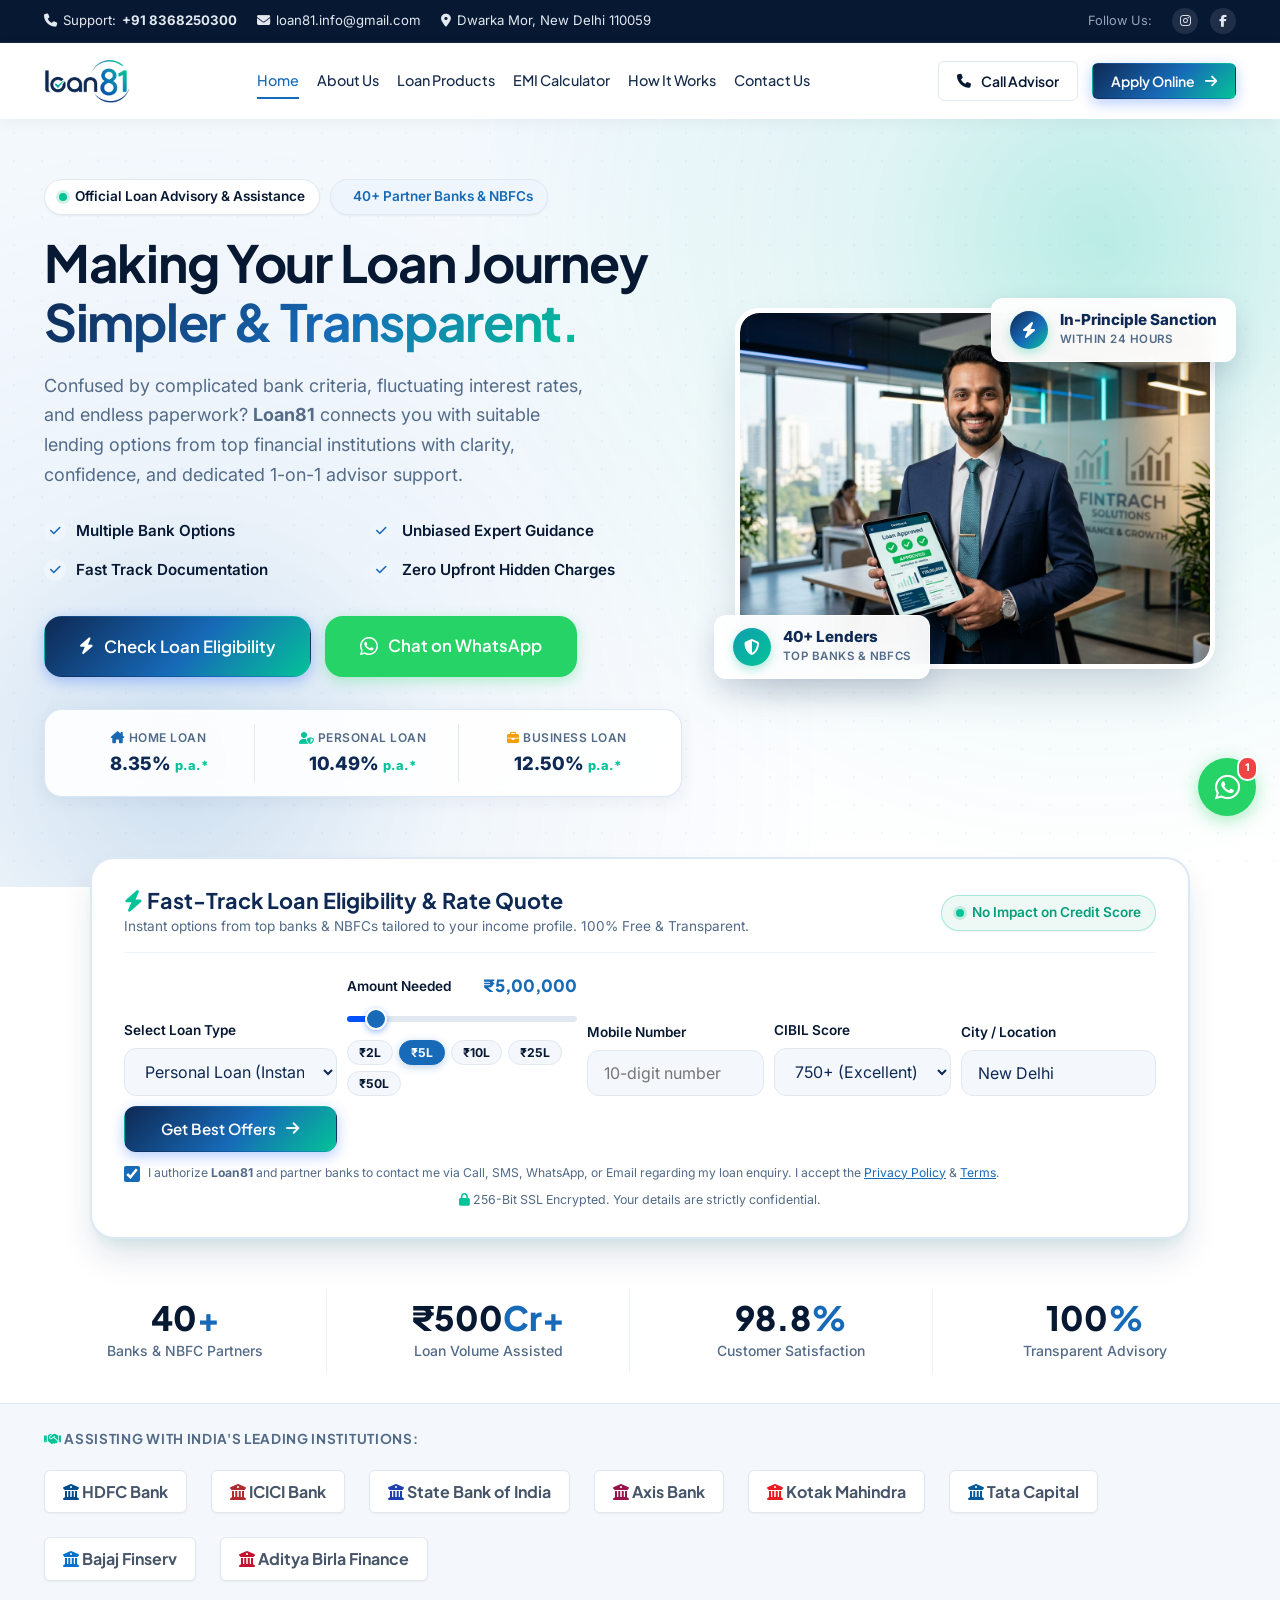
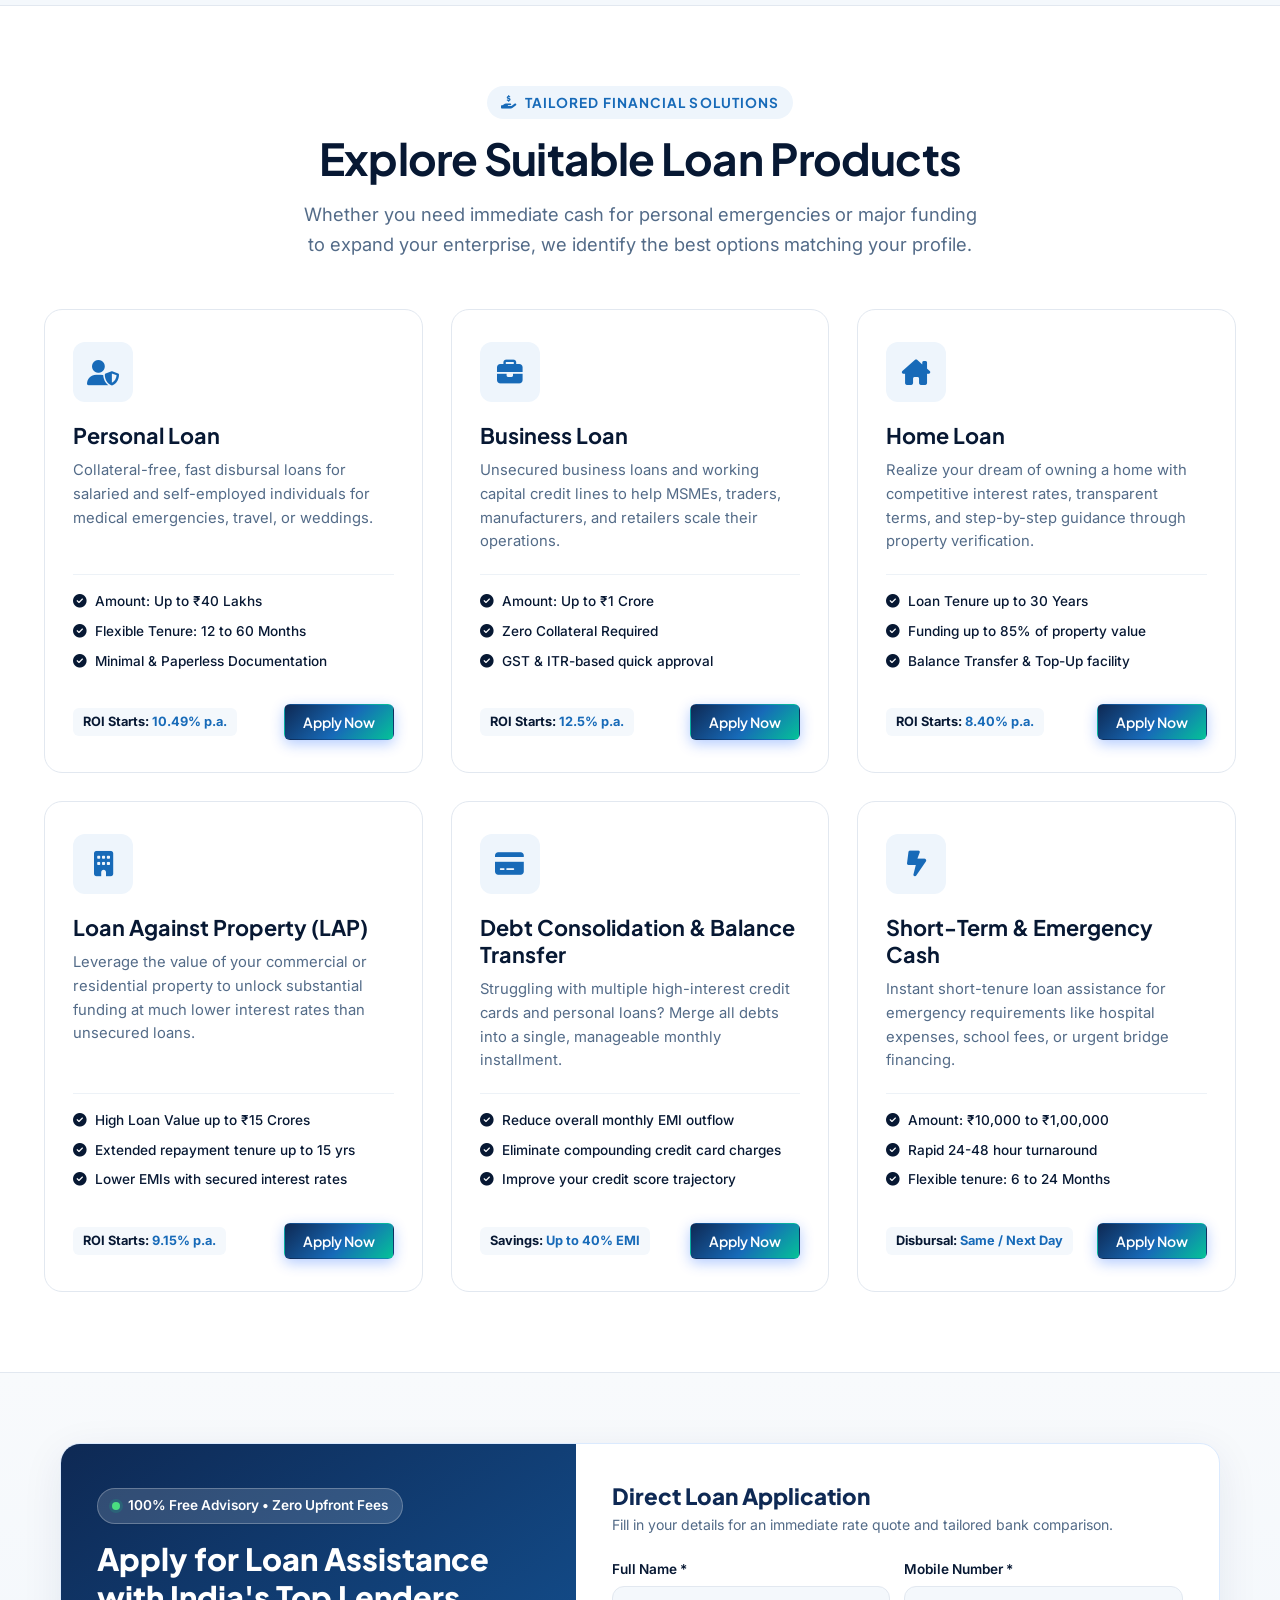
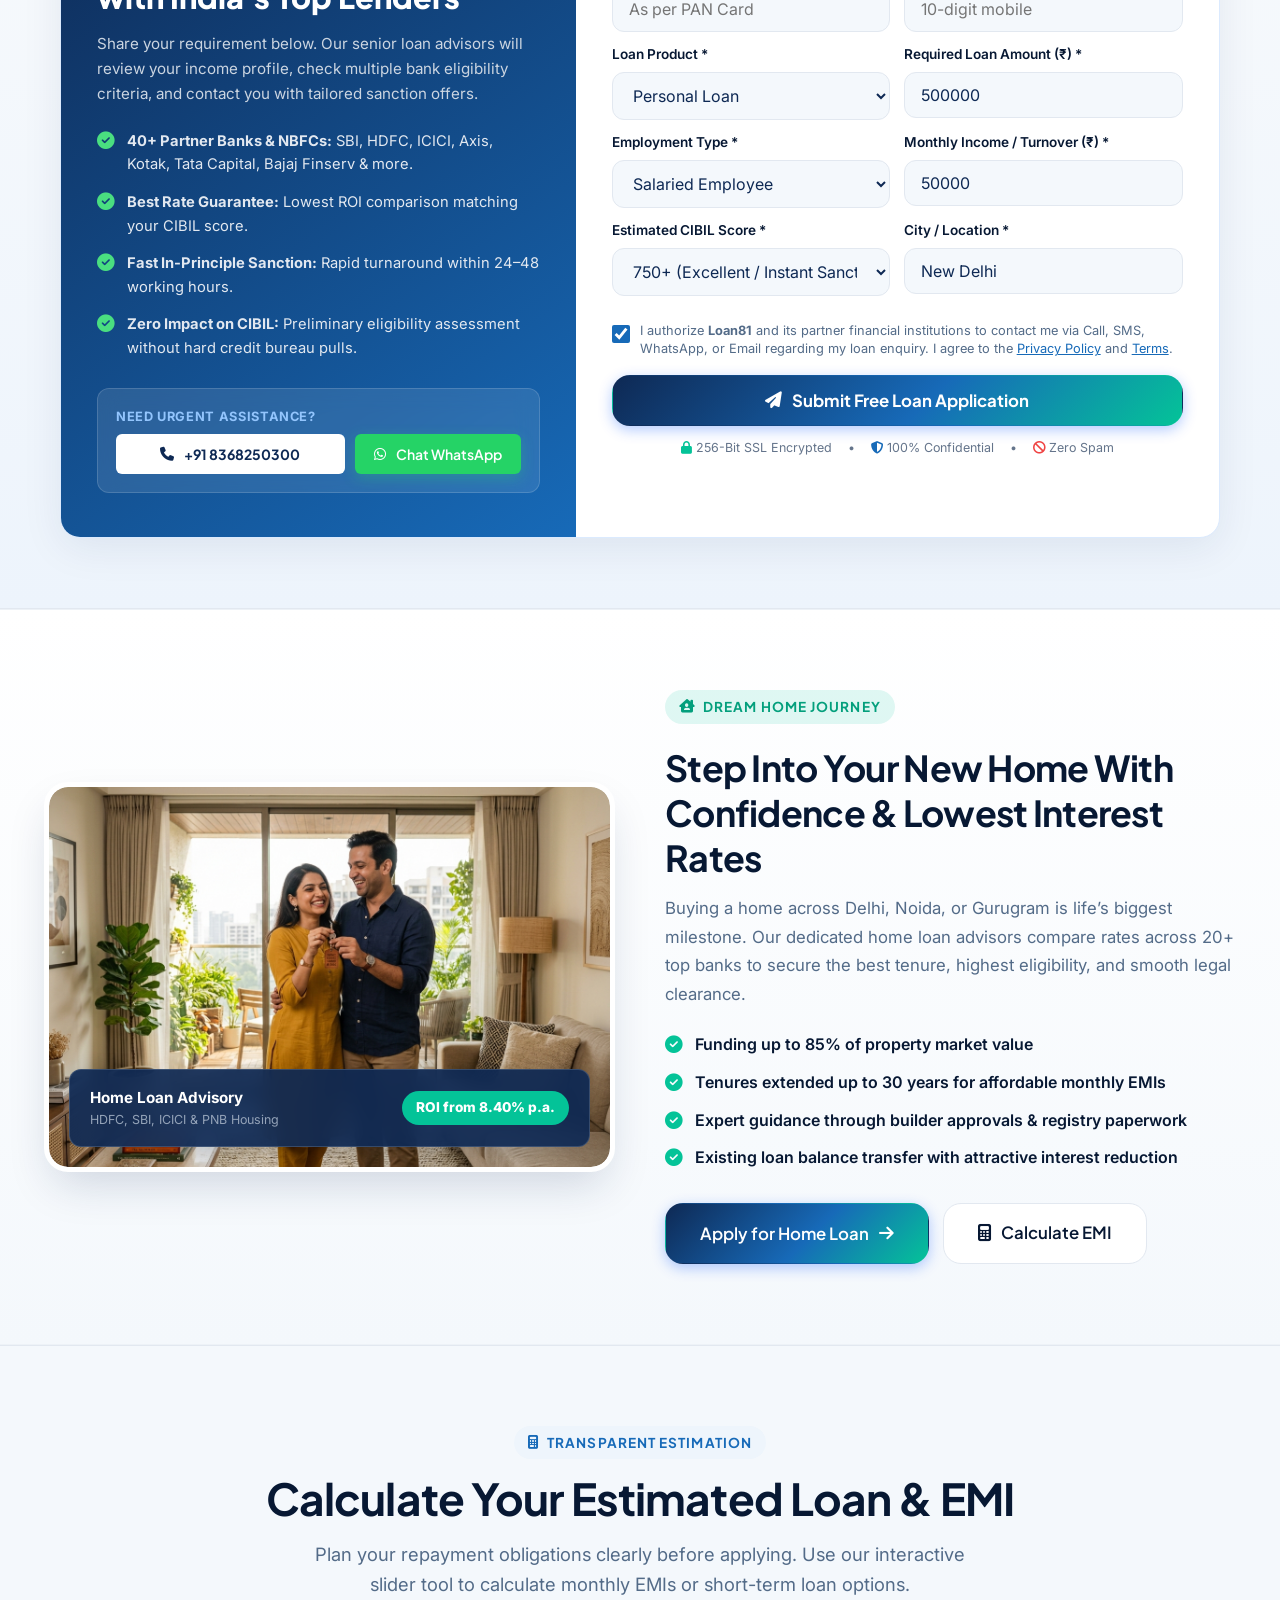
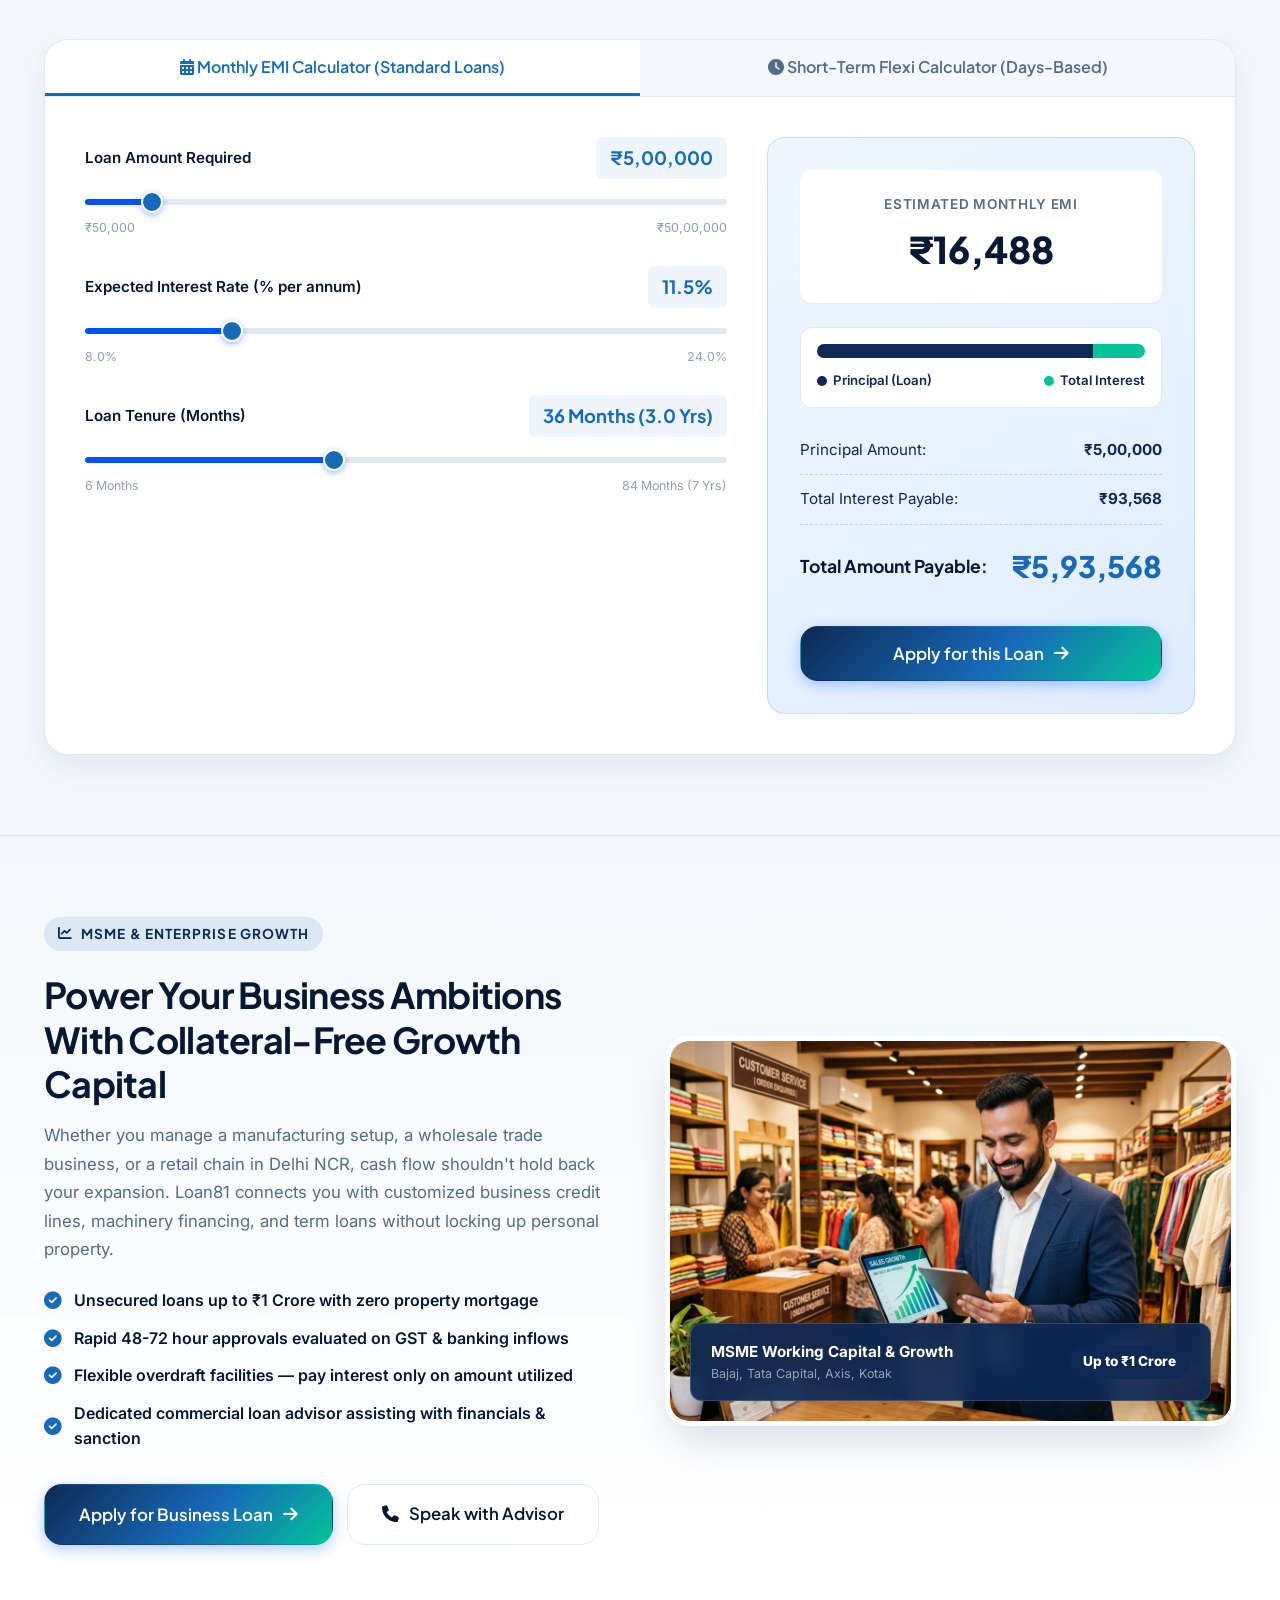
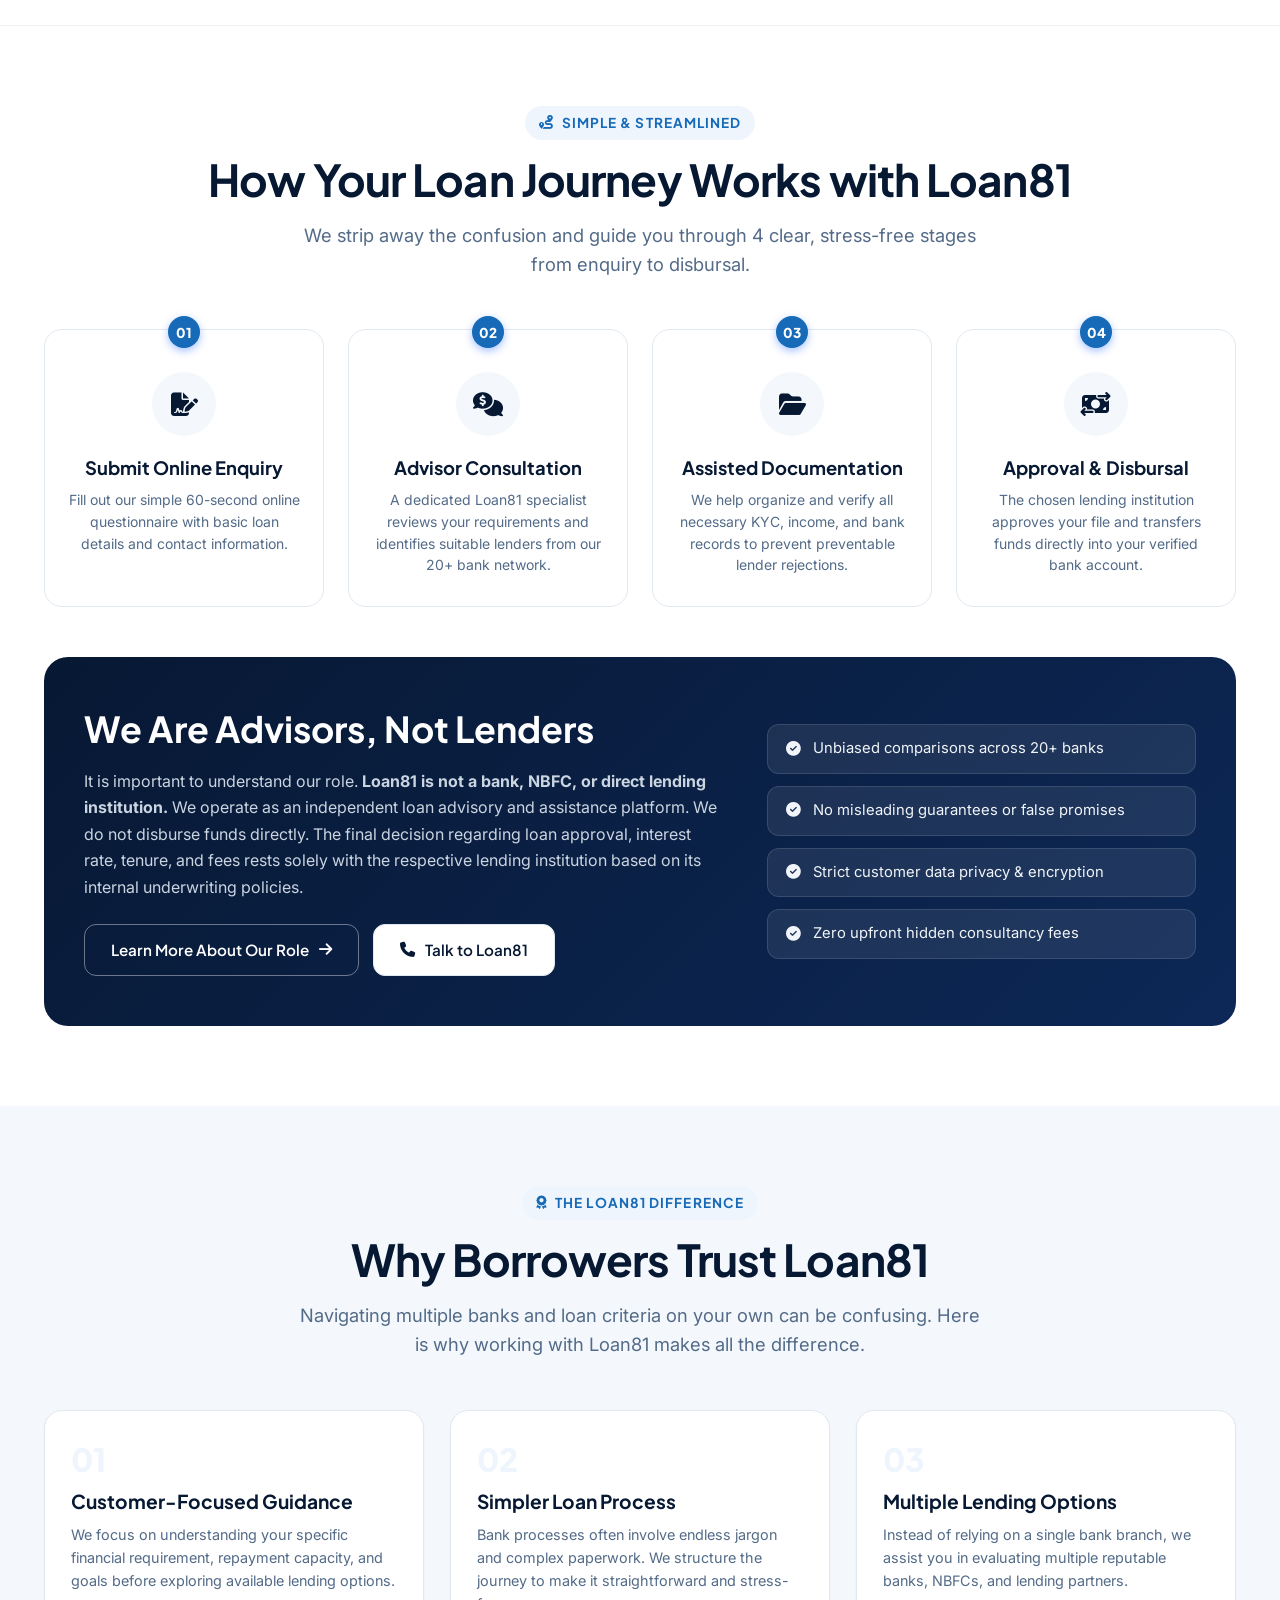
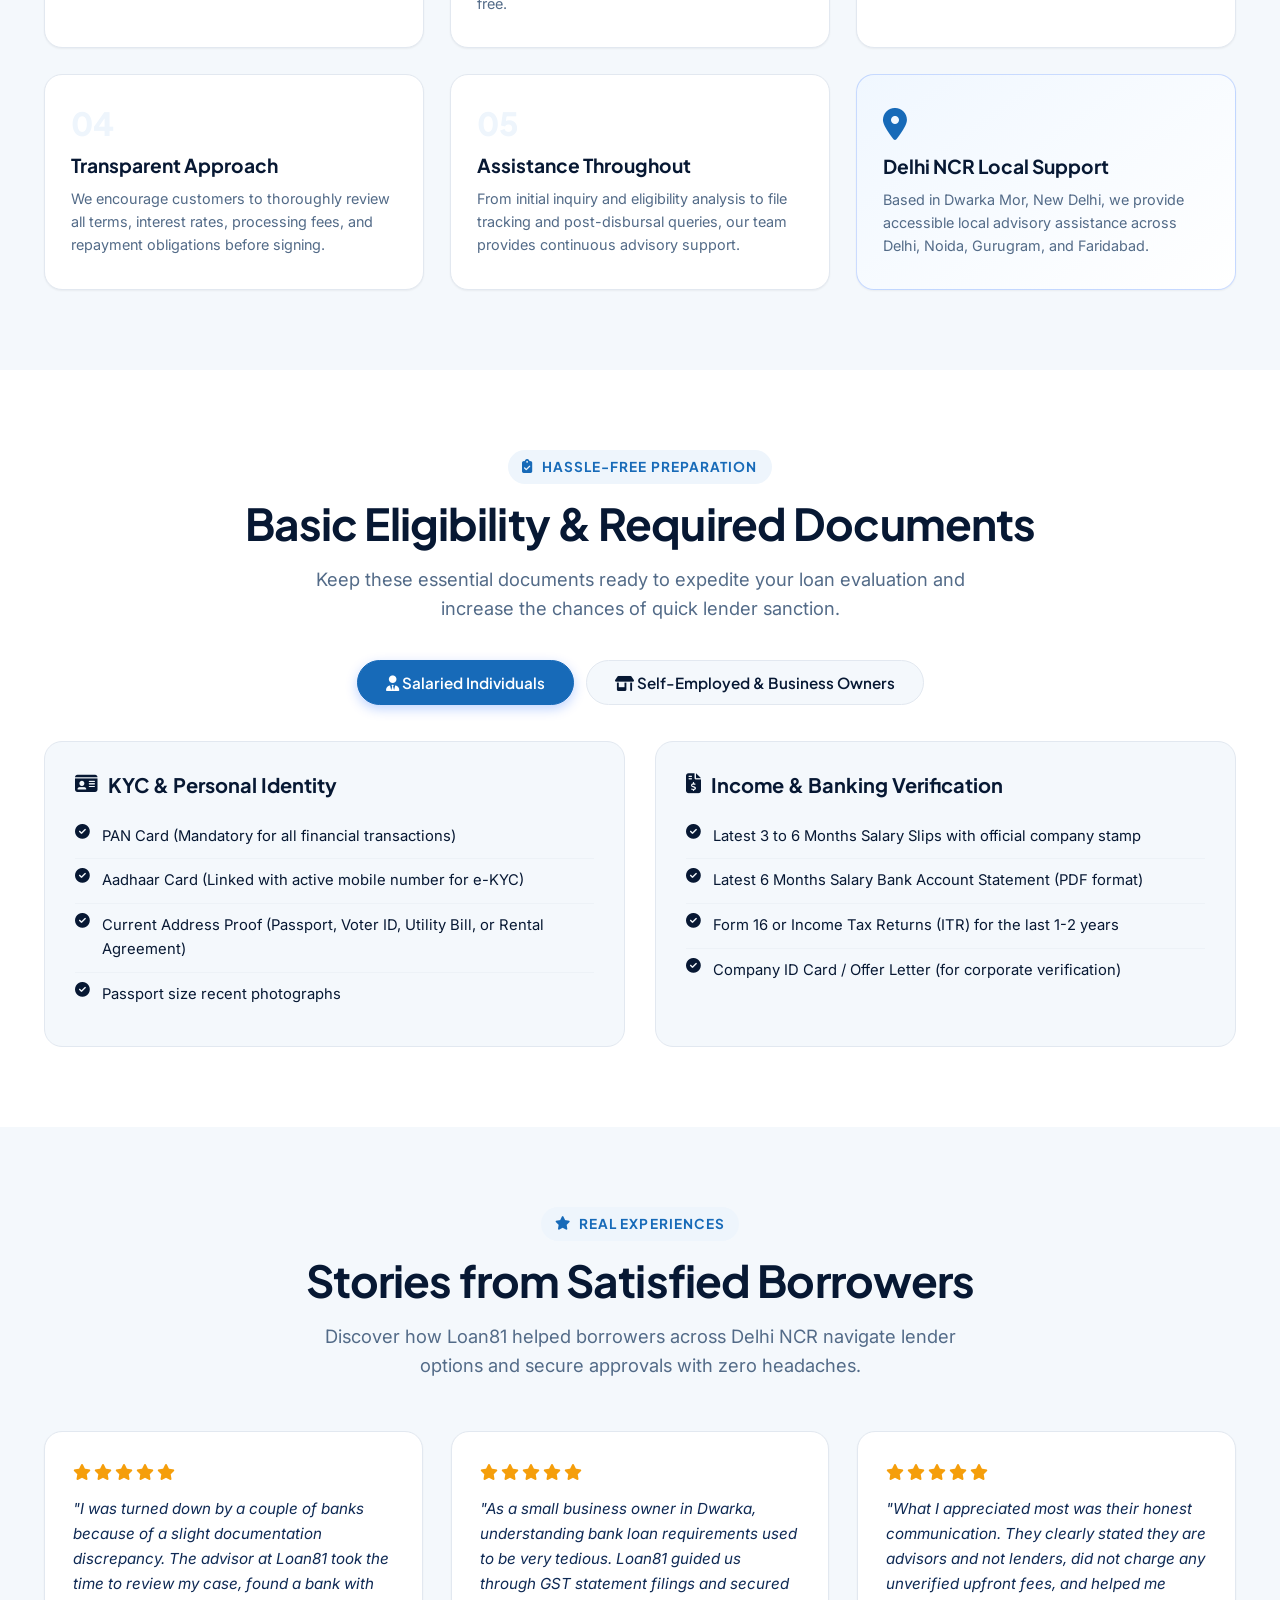
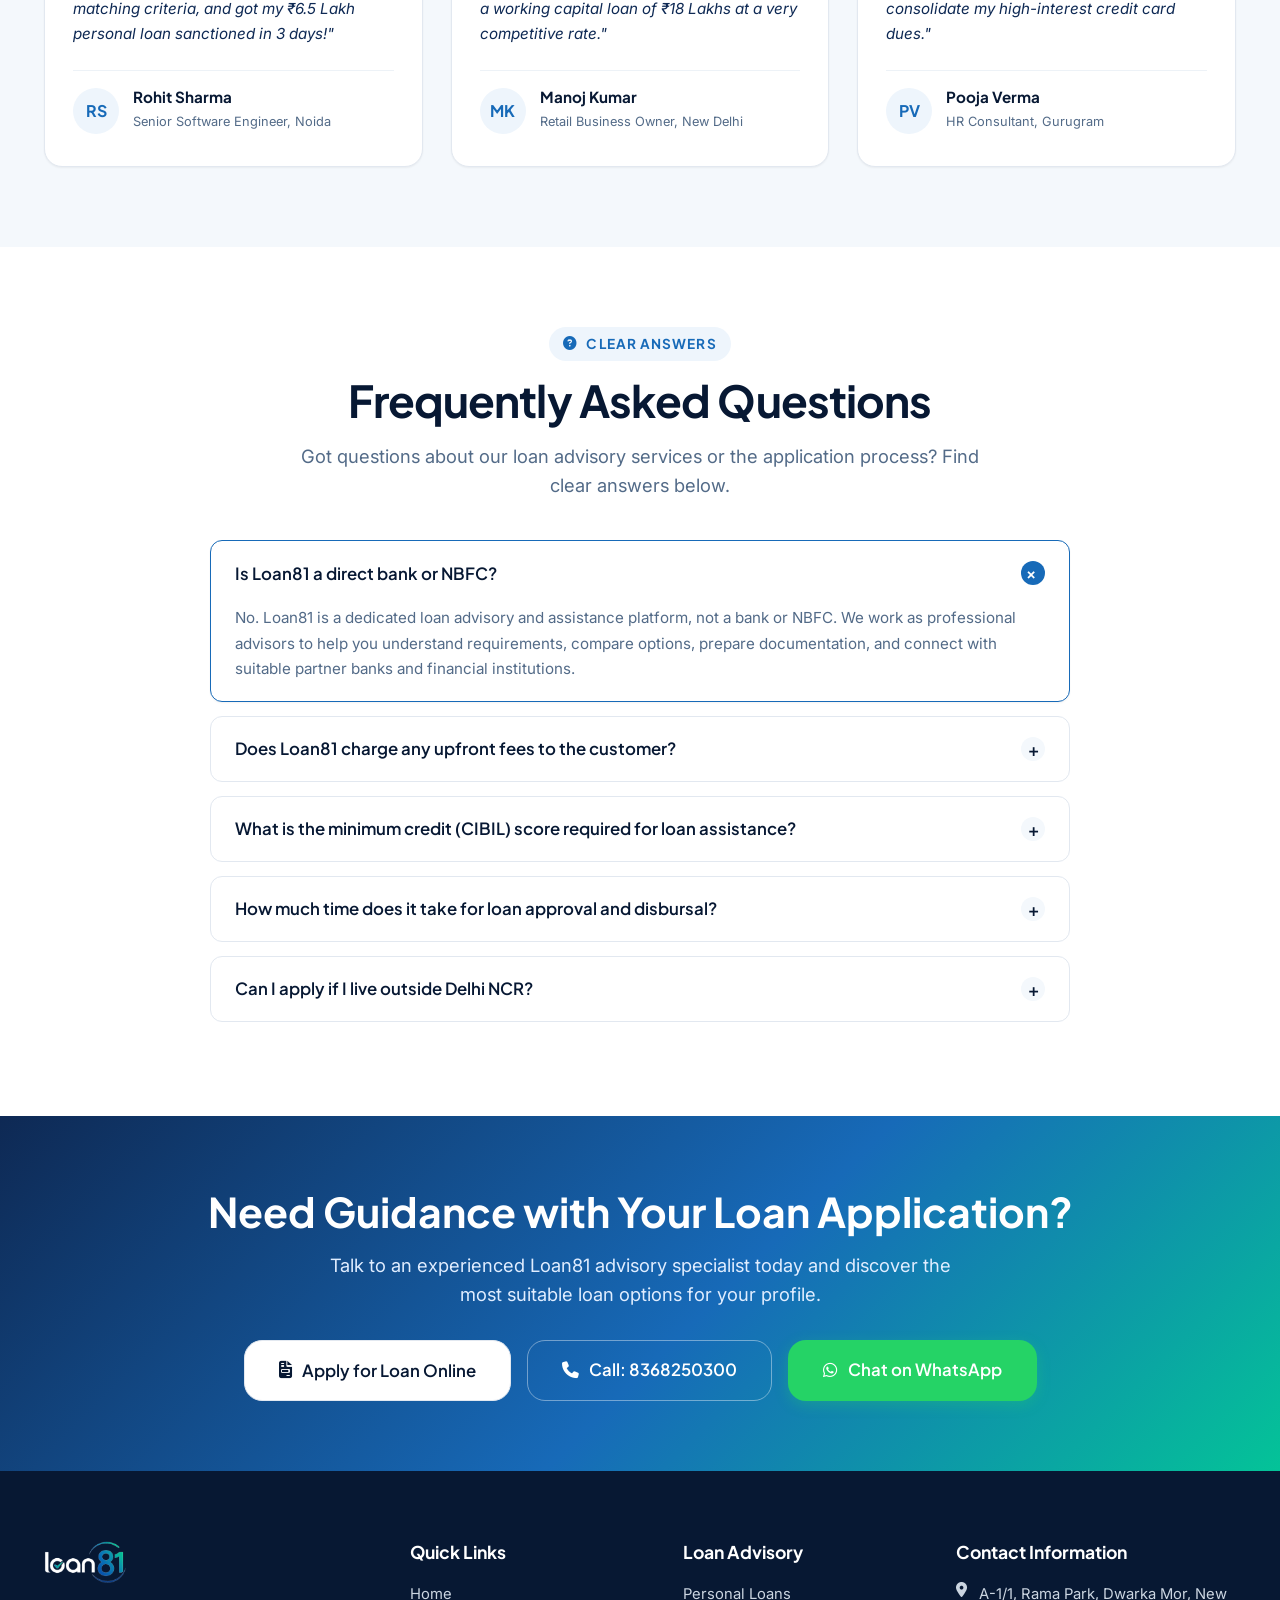
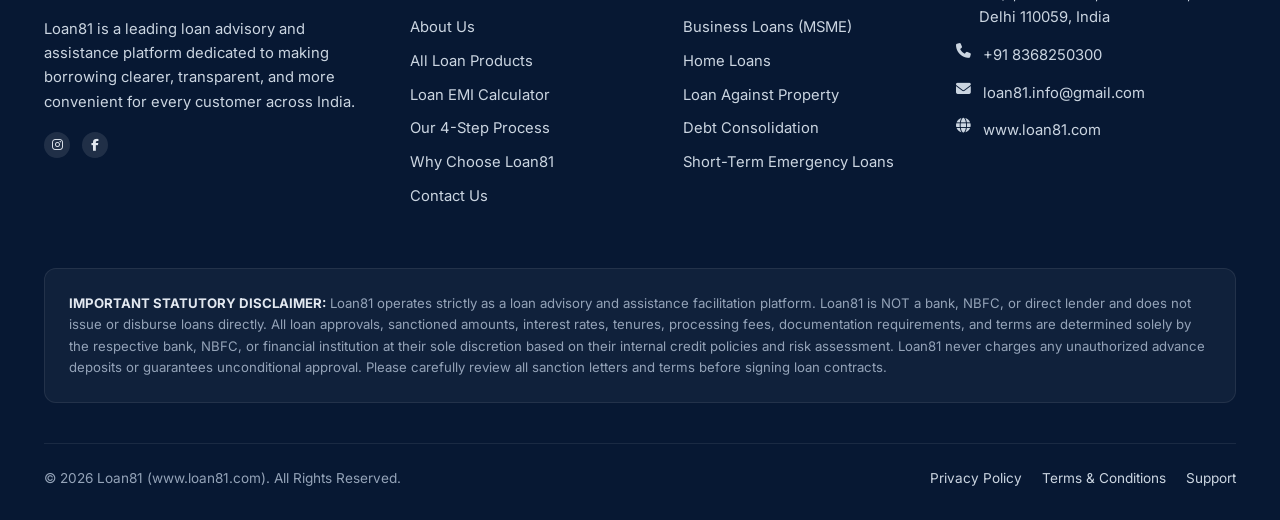
<file: index.html>
<!DOCTYPE html>
<html lang="en-IN">
<head>
  <meta charset="UTF-8">
  <meta name="viewport" content="width=device-width, initial-scale=1.0, viewport-fit=cover">
  <title>Loan81 | Loan Advisory & Assistance Platform - Best Rates Across 20+ Banks</title>
  <meta name="description" content="Loan81 is your trusted loan advisory and assistance platform in New Delhi. Compare personal loans, business loans, home loans, and loan against property across 20+ banks and NBFCs with 100% transparency.">
  <meta name="keywords" content="loan advisory, loan assistance platform, personal loan delhi, business loan, home loan, loan against property, low interest loan, Loan81">
  <link rel="canonical" href="https://www.loan81.com/">

  <!-- Open Graph / Meta -->
  <meta property="og:type" content="website">
  <meta property="og:url" content="https://www.loan81.com/">
  <meta property="og:title" content="Loan81 | Making Your Loan Journey Simpler">
  <meta property="og:description" content="Explore and compare suitable loan options with expert guidance. We are advisors, not lenders. Zero confusion, maximum clarity.">

  <!-- Favicon / Theme -->
  <link rel="icon" type="image/png" href="assets/images/favicon-81.png">
  <link rel="apple-touch-icon" href="assets/images/favicon-81.png">
  <meta name="theme-color" content="#0E2954">

  <!-- Google Fonts -->
  <link rel="preconnect" href="https://fonts.googleapis.com">
  <link rel="preconnect" href="https://fonts.gstatic.com" crossorigin>
  <link href="https://fonts.googleapis.com/css2?family=Inter:wght@300;400;500;600;700&family=Plus+Jakarta+Sans:wght@400;500;600;700;800&display=swap" rel="stylesheet">

  <!-- Icons (FontAwesome CDN) -->
  <link rel="stylesheet" href="https://cdnjs.cloudflare.com/ajax/libs/font-awesome/6.5.1/css/all.min.css">

  <!-- Custom Stylesheet -->
  <link rel="stylesheet" href="css/style.css?v=3.5">
</head>
<body>

  <!-- TOP NOTIFICATION & SUPPORT BAR -->
  <div class="top-bar">
    <div class="container">
      <div class="top-bar-inner">
        <div class="top-bar-left">
          <div class="top-bar-item">
            <i class="fa-solid fa-phone"></i>
            <span>Support:</span>
            <a href="tel:8368250300"><strong>+91 8368250300</strong></a>
          </div>
          <div class="top-bar-item">
            <i class="fa-solid fa-envelope"></i>
            <a href="mailto:loan81.info@gmail.com">loan81.info@gmail.com</a>
          </div>
          <div class="top-bar-item">
            <i class="fa-solid fa-location-dot"></i>
            <span>Dwarka Mor, New Delhi 110059</span>
          </div>
        </div>
        <div class="top-bar-right">
          <span style="font-size: 0.8rem; color: #94a3b8;">Follow Us:</span>
          <div class="social-links">
            <a href="https://www.instagram.com/loaneightyone?igsh=MTluM3Jwa2EybW1ucg==" target="_blank" rel="noopener" class="social-icon" title="Follow Loan81 on Instagram">
              <i class="fa-brands fa-instagram"></i>
            </a>
            <a href="https://www.facebook.com/share/1DbQH6ae6b/" target="_blank" rel="noopener" class="social-icon" title="Follow Loan81 on Facebook">
              <i class="fa-brands fa-facebook-f"></i>
            </a>
          </div>
        </div>
      </div>
    </div>
  </div>

  <!-- MAIN NAVIGATION HEADER -->
  <header class="main-header">
    <div class="container">
      <div class="header-inner">
        <a href="index.html" class="brand-logo" title="Loan81 - Making the Loan Journey Simpler">
          <img src="assets/images/logo.png" alt="Loan81 Logo" class="site-logo" style="height: 44px; width: auto; max-width: 180px;">
        </a>

        <!-- Desktop Navigation -->
        <nav class="nav-menu">
          <a href="index.html" class="nav-link active">Home</a>
          <a href="about.html" class="nav-link">About Us</a>
          <a href="services.html" class="nav-link">Loan Products</a>
          <a href="calculator.html" class="nav-link">EMI Calculator</a>
          <a href="#how-it-works" class="nav-link">How It Works</a>
          <a href="contact.html" class="nav-link">Contact Us</a>
        </nav>

        <div class="nav-cta-group">
          <a href="tel:8368250300" class="btn btn-secondary btn-sm" style="display: inline-flex;">
            <i class="fa-solid fa-phone"></i> Call Advisor
          </a>
          <button type="button" class="btn btn-primary btn-sm open-lead-modal" data-loan-type="">
            Apply Online <i class="fa-solid fa-arrow-right"></i>
          </button>
        </div>

        <!-- Mobile Header Quick Apply & Menu Toggle -->
        <button type="button" class="mobile-header-apply open-lead-modal" data-loan-type="Header Quick Apply" aria-label="Quick Loan Application">
          <i class="fa-solid fa-bolt"></i> Apply
        </button>
        <button class="mobile-toggle" aria-label="Toggle navigation menu">
          <i class="fa-solid fa-bars fa-xl"></i>
        </button>
      </div>
    </div>
  </header>

  <!-- MOBILE OFF-CANVAS DRAWER WITH HIGH-IMPACT CTAs & GRAPHICS -->
  <div id="drawerOverlay" class="drawer-overlay"></div>
  <aside id="mobileDrawer" class="mobile-drawer" aria-label="Mobile Navigation Drawer">
    <!-- Drawer Header -->
    <div class="drawer-header">
      <a href="index.html" class="drawer-logo" title="Loan81 Home">
        <img src="assets/images/logo.png" alt="Loan81 Logo">
      </a>
      <button id="drawerCloseBtn" class="drawer-close-btn" aria-label="Close menu">
        <i class="fa-solid fa-xmark"></i>
      </button>
    </div>

    <!-- Drawer Body (Scrollable) -->
    <div class="drawer-body">
      <!-- 1. Advisor Live Status Card with Background Mesh Graphic -->
      <div class="drawer-advisor-card">
        <div class="drawer-advisor-avatar">
          <img src="assets/images/hero-advisor.jpg" alt="Loan81 Senior Financial Advisor" loading="lazy">
          <span class="online-indicator" title="Online now"></span>
        </div>
        <div class="drawer-advisor-info">
          <div class="name">Loan81 Advisory Desk <i class="fa-solid fa-circle-check" style="color: #04C398; font-size: 0.75rem;"></i></div>
          <div class="status"><span class="pulse-dot"></span> Online • Free Guidance</div>
        </div>
        <a href="https://wa.me/918368250300?text=Hello%20Loan81!%20I%20need%20expert%20loan%20guidance." target="_blank" rel="noopener" class="drawer-advisor-btn" title="Chat on WhatsApp">
          <i class="fa-brands fa-whatsapp"></i>
        </a>
      </div>

      <!-- 2. Mini App-Style Quick Actions -->
      <div class="drawer-quick-actions-row">
        <button type="button" class="drawer-action-tile open-lead-modal" data-loan-type="Quick Apply">
          <i class="fa-solid fa-bolt"></i>
          <span>Check Eligibility</span>
          <small>60 Secs</small>
        </button>
        <a href="calculator.html" class="drawer-action-tile">
          <i class="fa-solid fa-calculator"></i>
          <span>EMI Calculator</span>
          <small>Instant</small>
        </a>
      </div>

      <!-- 3. Main Navigation Links with Icons -->
      <div class="drawer-nav-section">
        <div class="drawer-section-title">Navigation</div>
        <ul class="drawer-nav-list">
          <li>
            <a href="index.html" class="drawer-nav-link active">
              <span class="drawer-nav-icon"><i class="fa-solid fa-house"></i></span>
              <span class="drawer-nav-text">Home</span>
              <i class="fa-solid fa-chevron-right drawer-chevron"></i>
            </a>
          </li>
          <li>
            <a href="about.html" class="drawer-nav-link">
              <span class="drawer-nav-icon"><i class="fa-solid fa-shield-halved"></i></span>
              <span class="drawer-nav-text">About Us</span>
              <i class="fa-solid fa-chevron-right drawer-chevron"></i>
            </a>
          </li>
          <li>
            <a href="services.html" class="drawer-nav-link">
              <span class="drawer-nav-icon"><i class="fa-solid fa-layer-group"></i></span>
              <span class="drawer-nav-text">Loan Products</span>
              <span class="drawer-badge">40+ Banks</span>
              <i class="fa-solid fa-chevron-right drawer-chevron"></i>
            </a>
          </li>
          <li>
            <a href="calculator.html" class="drawer-nav-link">
              <span class="drawer-nav-icon"><i class="fa-solid fa-calculator"></i></span>
              <span class="drawer-nav-text">EMI Calculator</span>
              <span class="drawer-badge teal">Live Tool</span>
              <i class="fa-solid fa-chevron-right drawer-chevron"></i>
            </a>
          </li>
          <li>
            <a href="#how-it-works" class="drawer-nav-link">
              <span class="drawer-nav-icon"><i class="fa-solid fa-route"></i></span>
              <span class="drawer-nav-text">How It Works</span>
              <i class="fa-solid fa-chevron-right drawer-chevron"></i>
            </a>
          </li>
          <li>
            <a href="contact.html" class="drawer-nav-link">
              <span class="drawer-nav-icon"><i class="fa-solid fa-headset"></i></span>
              <span class="drawer-nav-text">Contact Us</span>
              <i class="fa-solid fa-chevron-right drawer-chevron"></i>
            </a>
          </li>
        </ul>
      </div>

      <!-- 4. Quick Loan Categories Chips with Rate Info -->
      <div class="drawer-quick-products">
        <div class="drawer-section-title">Popular Loan Services</div>
        <div class="drawer-product-chips">
          <a href="services.html#home" class="drawer-chip">
            <i class="fa-solid fa-house-chimney"></i>
            <div>
              <span>Home Loan</span>
              <small>From 8.40%</small>
            </div>
          </a>
          <a href="services.html#personal" class="drawer-chip">
            <i class="fa-solid fa-user-shield"></i>
            <div>
              <span>Personal Loan</span>
              <small>From 10.49%</small>
            </div>
          </a>
          <a href="services.html#business" class="drawer-chip">
            <i class="fa-solid fa-briefcase"></i>
            <div>
              <span>Business Loan</span>
              <small>Up to ₹1 Cr</small>
            </div>
          </a>
          <a href="services.html#lap" class="drawer-chip">
            <i class="fa-solid fa-building"></i>
            <div>
              <span>Loan vs Property</span>
              <small>Lowest EMI</small>
            </div>
          </a>
        </div>
      </div>

      <!-- 5. High-Impact CTA Banner Card with Watermark Graphic -->
      <div class="drawer-cta-banner">
        <div class="drawer-cta-tag"><i class="fa-solid fa-bolt"></i> FAST IN-PRINCIPLE APPROVAL</div>
        <h4>Compare 40+ Premier Banks & NBFCs</h4>
        <p>Get customized loan offers at lowest interest rates with 100% zero upfront charges.</p>
        <button type="button" class="btn btn-primary btn-block open-lead-modal" data-loan-type="General Loan Inquiry">
          Check Instant Eligibility <i class="fa-solid fa-arrow-right"></i>
        </button>
      </div>

      <!-- 6. Quick Direct Contact Box & Office Details -->
      <div class="drawer-contact-box">
        <div class="drawer-section-title">Immediate Advisor Help</div>
        <div class="drawer-contact-btns">
          <a href="tel:8368250300" class="drawer-contact-btn phone">
            <i class="fa-solid fa-phone"></i>
            <span>Call: +91 8368250300</span>
          </a>
          <a href="https://wa.me/918368250300?text=Hello%20Loan81!%20I%20need%20quick%20loan%20guidance." target="_blank" rel="noopener" class="drawer-contact-btn whatsapp">
            <i class="fa-brands fa-whatsapp"></i>
            <span>WhatsApp Senior Advisor</span>
          </a>
        </div>
        <div class="drawer-office-note">
          <i class="fa-solid fa-location-dot"></i> A-1/1, Rama Park, Dwarka Mor, New Delhi 110059
        </div>
      </div>
    </div>
  </aside>

  <!-- HERO SECTION WITH QUICK LEAD FORM -->
  <section class="hero-section">
    <div class="hero-glow-1"></div>
    <div class="hero-glow-2"></div>
    <div class="container">
      <div class="hero-grid">
        <!-- Hero Left Content -->
        <div class="hero-content">
          <div class="hero-badge-row">
            <span class="hero-pill">
              <span class="dot"></span> Official Loan Advisory & Assistance
            </span>
            <span class="hero-pill" style="color: var(--color-primary-blue); background: var(--color-primary-light);">
              <i class="fa-solid fa-shield-check" style="color: var(--color-teal-accent);"></i> 40+ Partner Banks & NBFCs
            </span>
          </div>

          <h1 class="hero-title">
            Making Your Loan Journey <span class="gradient-text">Simpler & Transparent.</span>
          </h1>

          <p class="hero-desc">
            Confused by complicated bank criteria, fluctuating interest rates, and endless paperwork? <strong>Loan81</strong> connects you with suitable lending options from top financial institutions with clarity, confidence, and dedicated 1-on-1 advisor support.
          </p>

          <div class="hero-features-list">
            <div class="hero-feature-item">
              <span class="icon"><i class="fa-solid fa-check"></i></span>
              <span>Multiple Bank Options</span>
            </div>
            <div class="hero-feature-item">
              <span class="icon"><i class="fa-solid fa-check"></i></span>
              <span>Unbiased Expert Guidance</span>
            </div>
            <div class="hero-feature-item">
              <span class="icon"><i class="fa-solid fa-check"></i></span>
              <span>Fast Track Documentation</span>
            </div>
            <div class="hero-feature-item">
              <span class="icon"><i class="fa-solid fa-check"></i></span>
              <span>Zero Upfront Hidden Charges</span>
            </div>
          </div>

          <div class="hero-cta-btns">
            <button class="btn btn-primary btn-lg open-lead-modal" data-loan-type="">
              <i class="fa-solid fa-bolt"></i> Check Loan Eligibility
            </button>
            <a href="https://wa.me/918368250300?text=Hello%20Loan81!%20I%20need%20assistance%20with%20a%20loan.%20Please%20guide%20me." target="_blank" rel="noopener" class="btn btn-whatsapp btn-lg">
              <i class="fa-brands fa-whatsapp fa-lg"></i> Chat on WhatsApp
            </a>
          </div>

          <!-- Hero Rates Ticker -->
          <div class="hero-rates-bar">
            <div class="hero-rate-item">
              <div class="type"><i class="fa-solid fa-house-chimney" style="color: var(--color-primary-blue);"></i> Home Loan</div>
              <div class="rate">8.35% <span>p.a.*</span></div>
            </div>
            <div class="hero-rate-item">
              <div class="type"><i class="fa-solid fa-user-shield" style="color: var(--color-teal-accent);"></i> Personal Loan</div>
              <div class="rate">10.49% <span>p.a.*</span></div>
            </div>
            <div class="hero-rate-item">
              <div class="type"><i class="fa-solid fa-briefcase" style="color: #f59e0b;"></i> Business Loan</div>
              <div class="rate">12.50% <span>p.a.*</span></div>
            </div>
          </div>
        </div>

        <!-- Hero Right: Visual Advisor Showcase -->
        <div class="hero-visual-wrap">
          <div class="hero-visual-card">
            <img src="assets/images/hero-advisor.jpg" alt="Loan81 Senior Financial Advisor" width="600" height="450" loading="eager">
          </div>

          <!-- Floating Badge: Top Right -->
          <div class="floating-badge badge-top-right">
            <div class="floating-badge-icon">
              <i class="fa-solid fa-bolt"></i>
            </div>
            <div class="floating-badge-text">
              <div class="val">In-Principle Sanction</div>
              <div class="label">Within 24 Hours</div>
            </div>
          </div>

          <!-- Floating Badge: Bottom Left -->
          <div class="floating-badge badge-bottom-left">
            <div class="floating-badge-icon" style="background: var(--color-teal-gradient);">
              <i class="fa-solid fa-shield-halved"></i>
            </div>
            <div class="floating-badge-text">
              <div class="val">40+ Lenders</div>
              <div class="label">Top Banks & NBFCs</div>
            </div>
          </div>
        </div>
      </div>
    </div>
  </section>

  <!-- QUICK LOAN ELIGIBILITY STRIP -->
  <section class="quick-inquiry-strip" style="position: relative; z-index: 10; margin-top: -30px; margin-bottom: 20px;">
    <div class="container">
      <div class="lead-card" style="box-shadow: var(--shadow-xl); border: 2px solid rgba(23, 106, 184, 0.15); max-width: 1100px; margin: 0 auto; padding: 28px 32px;">
        <div style="display: flex; align-items: center; justify-content: space-between; flex-wrap: wrap; gap: 12px; margin-bottom: 20px; padding-bottom: 14px; border-bottom: 1px solid var(--color-border-light);">
          <div>
            <h3 style="font-size: 1.35rem; color: var(--color-primary-navy); margin-bottom: 2px;">
              <i class="fa-solid fa-bolt" style="color: var(--color-teal-accent);"></i> Fast-Track Loan Eligibility & Rate Quote
            </h3>
            <p style="font-size: 0.85rem; color: var(--color-text-muted);">
              Instant options from top banks & NBFCs tailored to your income profile. 100% Free & Transparent.
            </p>
          </div>
          <span class="hero-pill" style="margin: 0; background: #eef9f5; color: var(--color-green-dark); border-color: rgba(4,195,152,0.3);">
            <span class="dot"></span> No Impact on Credit Score
          </span>
        </div>

        <form id="heroQuickForm" class="lead-form hero-quick-form-grid">
          <div class="form-group" style="margin-bottom: 0;">
            <label for="heroLoanType" class="form-label">Select Loan Type</label>
            <select id="heroLoanType" class="form-control" required>
              <option value="Personal Loan" selected>Personal Loan (Instant Cash / Salaried)</option>
              <option value="Business Loan">Business Loan (Unsecured / MSME)</option>
              <option value="Home Loan">Home Loan (Purchase / Construction)</option>
              <option value="Loan Against Property">Loan Against Property (Mortgage)</option>
              <option value="Debt Consolidation">Debt Consolidation / Balance Transfer</option>
              <option value="Car / Vehicle Loan">Car & Vehicle Loan</option>
            </select>
          </div>

          <div class="form-group" style="margin-bottom: 0;">
            <div class="slider-val-row" style="margin-bottom: 4px;">
              <label for="heroLoanAmountSlider" class="form-label" style="margin-bottom: 0;">Amount Needed</label>
              <span id="heroLoanAmountDisplay" class="slider-amount-display" style="font-size: 1.05rem;">₹5,00,000</span>
            </div>
            <input type="range" id="heroLoanAmountSlider" class="custom-range" min="50000" max="5000000" step="25000" value="500000">
            <div class="quick-amount-chips">
              <button type="button" class="amount-chip" data-val="200000">₹2L</button>
              <button type="button" class="amount-chip active" data-val="500000">₹5L</button>
              <button type="button" class="amount-chip" data-val="1000000">₹10L</button>
              <button type="button" class="amount-chip" data-val="2500000">₹25L</button>
              <button type="button" class="amount-chip" data-val="5000000">₹50L</button>
            </div>
          </div>

          <div class="form-group" style="margin-bottom: 0;">
            <label for="heroPhone" class="form-label">Mobile Number</label>
            <input type="tel" id="heroPhone" class="form-control" placeholder="10-digit number" pattern="[0-9]{10}" required>
          </div>

          <div class="form-group" style="margin-bottom: 0;">
            <label for="heroCibil" class="form-label">CIBIL Score</label>
            <select id="heroCibil" class="form-control" required>
              <option value="750+" selected>750+ (Excellent)</option>
              <option value="700-749">700 - 749 (Good)</option>
              <option value="650-699">650 - 699 (Average)</option>
              <option value="Below 650">Below 650</option>
              <option value="New to Credit">New to Credit</option>
            </select>
          </div>

          <div class="form-group" style="margin-bottom: 0;">
            <label for="heroCity" class="form-label">City / Location</label>
            <input type="text" id="heroCity" class="form-control" placeholder="e.g. New Delhi" required value="New Delhi">
          </div>

          <div>
            <button type="submit" class="btn btn-primary btn-block" style="padding: 12px 14px; height: 46px;">
              Get Best Offers <i class="fa-solid fa-arrow-right"></i>
            </button>
          </div>
        </form>

        <div style="margin-top: 12px; display: flex; align-items: flex-start; gap: 8px;">
          <input type="checkbox" id="heroConsent" class="form-check-input" checked required style="margin-top: 2px; accent-color: var(--color-primary-blue); width: 16px; height: 16px; cursor: pointer; flex-shrink: 0;">
          <label for="heroConsent" style="font-size: 0.76rem; line-height: 1.4; color: var(--color-text-muted); cursor: pointer; margin-bottom: 0;">
            I authorize <strong>Loan81</strong> and partner banks to contact me via Call, SMS, WhatsApp, or Email regarding my loan enquiry. I accept the <a href="privacy-policy.html" target="_blank" style="color: var(--color-primary-blue); text-decoration: underline;">Privacy Policy</a> & <a href="terms-conditions.html" target="_blank" style="color: var(--color-primary-blue); text-decoration: underline;">Terms</a>.
          </label>
        </div>

        <p class="form-footnote" style="margin-top: 8px; margin-bottom: 0;">
          <i class="fa-solid fa-lock" style="color: var(--color-green-success);"></i> 256-Bit SSL Encrypted. Your details are strictly confidential.
        </p>
      </div>
    </div>
  </section>

  <!-- TRUST STATS STRIP -->
  <section class="trust-strip">
    <div class="container">
      <div class="trust-stats-grid">
        <div class="trust-stat-item">
          <div class="trust-stat-number">40<span class="plus">+</span></div>
          <div class="trust-stat-label">Banks & NBFC Partners</div>
        </div>
        <div class="trust-stat-item">
          <div class="trust-stat-number">₹500<span class="plus">Cr+</span></div>
          <div class="trust-stat-label">Loan Volume Assisted</div>
        </div>
        <div class="trust-stat-item">
          <div class="trust-stat-number">98.8<span class="plus">%</span></div>
          <div class="trust-stat-label">Customer Satisfaction</div>
        </div>
        <div class="trust-stat-item">
          <div class="trust-stat-number">100<span class="plus">%</span></div>
          <div class="trust-stat-label">Transparent Advisory</div>
        </div>
      </div>
    </div>
  </section>

  <!-- BANK PARTNER STRIP -->
  <div class="bank-partners-strip">
    <div class="container">
      <div class="partners-wrap">
        <div class="partners-title">
          <i class="fa-solid fa-handshake" style="color: var(--color-teal-accent);"></i> Assisting with India's Leading Institutions:
        </div>
        <div class="partners-badges">
          <span class="partner-badge"><i class="fa-solid fa-building-columns" style="color: #004c8f;"></i> HDFC Bank</span>
          <span class="partner-badge"><i class="fa-solid fa-building-columns" style="color: #b02a30;"></i> ICICI Bank</span>
          <span class="partner-badge"><i class="fa-solid fa-building-columns" style="color: #1e40af;"></i> State Bank of India</span>
          <span class="partner-badge"><i class="fa-solid fa-building-columns" style="color: #97144d;"></i> Axis Bank</span>
          <span class="partner-badge"><i class="fa-solid fa-building-columns" style="color: #ed1c24;"></i> Kotak Mahindra</span>
          <span class="partner-badge"><i class="fa-solid fa-building-columns" style="color: #005a9c;"></i> Tata Capital</span>
          <span class="partner-badge"><i class="fa-solid fa-building-columns" style="color: #0072ce;"></i> Bajaj Finserv</span>
          <span class="partner-badge"><i class="fa-solid fa-building-columns" style="color: #c4122f;"></i> Aditya Birla Finance</span>
        </div>
      </div>
    </div>
  </div>

  <!-- LOAN PRODUCTS SECTION -->
  <section class="section-padding products-section" id="products">
    <div class="container">
      <div class="text-center">
        <span class="section-tag"><i class="fa-solid fa-hand-holding-dollar"></i> Tailored Financial Solutions</span>
        <h2 class="section-title">Explore Suitable Loan Products</h2>
        <p class="section-subtitle">
          Whether you need immediate cash for personal emergencies or major funding to expand your enterprise, we identify the best options matching your profile.
        </p>
      </div>

      <div class="products-grid">
        <!-- Card 1: Personal Loan -->
        <div class="product-card">
          <div class="product-icon-wrap">
            <i class="fa-solid fa-user-shield"></i>
          </div>
          <h3>Personal Loan</h3>
          <p>Collateral-free, fast disbursal loans for salaried and self-employed individuals for medical emergencies, travel, or weddings.</p>
          <ul class="product-features-mini">
            <li><i class="fa-solid fa-circle-check"></i> Amount: Up to ₹40 Lakhs</li>
            <li><i class="fa-solid fa-circle-check"></i> Flexible Tenure: 12 to 60 Months</li>
            <li><i class="fa-solid fa-circle-check"></i> Minimal & Paperless Documentation</li>
          </ul>
          <div class="product-card-footer">
            <div class="product-rate-badge">ROI Starts: <span>10.49% p.a.</span></div>
            <button class="btn btn-primary btn-sm open-lead-modal" data-loan-type="Personal Loan">Apply Now</button>
          </div>
        </div>

        <!-- Card 2: Business Loan -->
        <div class="product-card">
          <div class="product-icon-wrap">
            <i class="fa-solid fa-briefcase"></i>
          </div>
          <h3>Business Loan</h3>
          <p>Unsecured business loans and working capital credit lines to help MSMEs, traders, manufacturers, and retailers scale their operations.</p>
          <ul class="product-features-mini">
            <li><i class="fa-solid fa-circle-check"></i> Amount: Up to ₹1 Crore</li>
            <li><i class="fa-solid fa-circle-check"></i> Zero Collateral Required</li>
            <li><i class="fa-solid fa-circle-check"></i> GST & ITR-based quick approval</li>
          </ul>
          <div class="product-card-footer">
            <div class="product-rate-badge">ROI Starts: <span>12.5% p.a.</span></div>
            <button class="btn btn-primary btn-sm open-lead-modal" data-loan-type="Business Loan">Apply Now</button>
          </div>
        </div>

        <!-- Card 3: Home Loan -->
        <div class="product-card">
          <div class="product-icon-wrap">
            <i class="fa-solid fa-house-chimney"></i>
          </div>
          <h3>Home Loan</h3>
          <p>Realize your dream of owning a home with competitive interest rates, transparent terms, and step-by-step guidance through property verification.</p>
          <ul class="product-features-mini">
            <li><i class="fa-solid fa-circle-check"></i> Loan Tenure up to 30 Years</li>
            <li><i class="fa-solid fa-circle-check"></i> Funding up to 85% of property value</li>
            <li><i class="fa-solid fa-circle-check"></i> Balance Transfer & Top-Up facility</li>
          </ul>
          <div class="product-card-footer">
            <div class="product-rate-badge">ROI Starts: <span>8.40% p.a.</span></div>
            <button class="btn btn-primary btn-sm open-lead-modal" data-loan-type="Home Loan">Apply Now</button>
          </div>
        </div>

        <!-- Card 4: Loan Against Property -->
        <div class="product-card">
          <div class="product-icon-wrap">
            <i class="fa-solid fa-building"></i>
          </div>
          <h3>Loan Against Property (LAP)</h3>
          <p>Leverage the value of your commercial or residential property to unlock substantial funding at much lower interest rates than unsecured loans.</p>
          <ul class="product-features-mini">
            <li><i class="fa-solid fa-circle-check"></i> High Loan Value up to ₹15 Crores</li>
            <li><i class="fa-solid fa-circle-check"></i> Extended repayment tenure up to 15 yrs</li>
            <li><i class="fa-solid fa-circle-check"></i> Lower EMIs with secured interest rates</li>
          </ul>
          <div class="product-card-footer">
            <div class="product-rate-badge">ROI Starts: <span>9.15% p.a.</span></div>
            <button class="btn btn-primary btn-sm open-lead-modal" data-loan-type="Loan Against Property">Apply Now</button>
          </div>
        </div>

        <!-- Card 5: Debt Consolidation -->
        <div class="product-card">
          <div class="product-icon-wrap">
            <i class="fa-solid fa-credit-card"></i>
          </div>
          <h3>Debt Consolidation & Balance Transfer</h3>
          <p>Struggling with multiple high-interest credit cards and personal loans? Merge all debts into a single, manageable monthly installment.</p>
          <ul class="product-features-mini">
            <li><i class="fa-solid fa-circle-check"></i> Reduce overall monthly EMI outflow</li>
            <li><i class="fa-solid fa-circle-check"></i> Eliminate compounding credit card charges</li>
            <li><i class="fa-solid fa-circle-check"></i> Improve your credit score trajectory</li>
          </ul>
          <div class="product-card-footer">
            <div class="product-rate-badge">Savings: <span>Up to 40% EMI</span></div>
            <button class="btn btn-primary btn-sm open-lead-modal" data-loan-type="Debt Consolidation">Apply Now</button>
          </div>
        </div>

        <!-- Card 6: Short Term / Flexi Emergency Loan -->
        <div class="product-card">
          <div class="product-icon-wrap">
            <i class="fa-solid fa-bolt-lightning"></i>
          </div>
          <h3>Short-Term & Emergency Cash</h3>
          <p>Instant short-tenure loan assistance for emergency requirements like hospital expenses, school fees, or urgent bridge financing.</p>
          <ul class="product-features-mini">
            <li><i class="fa-solid fa-circle-check"></i> Amount: ₹10,000 to ₹1,00,000</li>
            <li><i class="fa-solid fa-circle-check"></i> Rapid 24-48 hour turnaround</li>
            <li><i class="fa-solid fa-circle-check"></i> Flexible tenure: 6 to 24 Months</li>
          </ul>
          <div class="product-card-footer">
            <div class="product-rate-badge">Disbursal: <span>Same / Next Day</span></div>
            <button class="btn btn-primary btn-sm open-lead-modal" data-loan-type="Short Term Loan">Apply Now</button>
          </div>
        </div>
      </div>
    </div>
  </section>

  <!-- DEDICATED VISIBLE HOMEPAGE ENQUIRY FORM SECTION -->
  <section class="section-padding home-enquiry-section" id="apply-now">
    <div class="container">
      <div class="home-enquiry-card">
        <div class="enquiry-split-grid">
          
          <!-- Left Advisor Column -->
          <div class="enquiry-left-col">
            <div>
              <span class="hero-pill" style="background: rgba(255,255,255,0.15); color: #ffffff; border: 1px solid rgba(255,255,255,0.25); margin-bottom: 16px;">
                <span class="dot" style="background: #4ade80;"></span> 100% Free Advisory • Zero Upfront Fees
              </span>
              <h3 class="enquiry-heading">
                Apply for Loan Assistance with India's Top Lenders
              </h3>
              <p class="enquiry-subtext">
                Share your requirement below. Our senior loan advisors will review your income profile, check multiple bank eligibility criteria, and contact you with tailored sanction offers.
              </p>

              <div class="enquiry-bullets">
                <div class="enquiry-bullet-item">
                  <i class="fa-solid fa-circle-check"></i>
                  <span><strong>40+ Partner Banks & NBFCs:</strong> SBI, HDFC, ICICI, Axis, Kotak, Tata Capital, Bajaj Finserv & more.</span>
                </div>
                <div class="enquiry-bullet-item">
                  <i class="fa-solid fa-circle-check"></i>
                  <span><strong>Best Rate Guarantee:</strong> Lowest ROI comparison matching your CIBIL score.</span>
                </div>
                <div class="enquiry-bullet-item">
                  <i class="fa-solid fa-circle-check"></i>
                  <span><strong>Fast In-Principle Sanction:</strong> Rapid turnaround within 24–48 working hours.</span>
                </div>
                <div class="enquiry-bullet-item">
                  <i class="fa-solid fa-circle-check"></i>
                  <span><strong>Zero Impact on CIBIL:</strong> Preliminary eligibility assessment without hard credit bureau pulls.</span>
                </div>
              </div>
            </div>

            <!-- Urgent Call / WhatsApp Box -->
            <div class="enquiry-urgent-box">
              <div class="enquiry-urgent-title">Need Urgent Assistance?</div>
              <div class="enquiry-urgent-btns">
                <a href="tel:8368250300" class="btn btn-sm enquiry-call-btn">
                  <i class="fa-solid fa-phone"></i> +91 8368250300
                </a>
                <a href="https://wa.me/918368250300?text=Hello%20Loan81!%20I%20need%20quick%20loan%20assistance." target="_blank" rel="noopener" class="btn btn-sm btn-whatsapp">
                  <i class="fa-brands fa-whatsapp"></i> Chat WhatsApp
                </a>
              </div>
            </div>
          </div>

          <!-- Right Application Form -->
          <div class="enquiry-right-col">
            <div style="margin-bottom: 22px;">
              <h4 class="enquiry-form-title">
                Direct Loan Application
              </h4>
              <p class="enquiry-form-desc">
                Fill in your details for an immediate rate quote and tailored bank comparison.
              </p>
            </div>

            <form id="homeFullEnquiryForm">
              <div class="form-row-2">
                <div class="form-group" style="margin-bottom: 12px;">
                  <label class="form-label" for="homeFullName">Full Name *</label>
                  <input type="text" id="homeFullName" class="form-control" placeholder="As per PAN Card" required>
                </div>
                <div class="form-group" style="margin-bottom: 12px;">
                  <label class="form-label" for="homePhone">Mobile Number *</label>
                  <input type="tel" id="homePhone" class="form-control" placeholder="10-digit mobile" pattern="[0-9]{10}" required>
                </div>
              </div>

              <div class="form-row-2">
                <div class="form-group" style="margin-bottom: 12px;">
                  <label class="form-label" for="homeLoanType">Loan Product *</label>
                  <select id="homeLoanType" class="form-control" required>
                    <option value="Personal Loan" selected>Personal Loan</option>
                    <option value="Business Loan">Business Loan</option>
                    <option value="Home Loan">Home Loan</option>
                    <option value="Loan Against Property">Loan Against Property (LAP)</option>
                    <option value="Debt Consolidation">Debt Consolidation</option>
                    <option value="Car / Vehicle Loan">Vehicle / Auto Loan</option>
                  </select>
                </div>
                <div class="form-group" style="margin-bottom: 12px;">
                  <label class="form-label" for="homeLoanAmount">Required Loan Amount (₹) *</label>
                  <input type="number" id="homeLoanAmount" class="form-control" placeholder="e.g. 500000" min="50000" step="10000" value="500000" required>
                </div>
              </div>

              <div class="form-row-2">
                <div class="form-group" style="margin-bottom: 12px;">
                  <label class="form-label" for="homeEmployment">Employment Type *</label>
                  <select id="homeEmployment" class="form-control" required>
                    <option value="Salaried Employee" selected>Salaried Employee</option>
                    <option value="Self Employed Professional">Self-Employed Professional (Doctor/CA/Lawyer)</option>
                    <option value="Business Owner / Trader">Business Owner / Trader</option>
                    <option value="Manufacturer / Enterprise">Manufacturer / Enterprise</option>
                  </select>
                </div>
                <div class="form-group" style="margin-bottom: 12px;">
                  <label class="form-label" for="homeMonthlyIncome">Monthly Income / Turnover (₹) *</label>
                  <input type="number" id="homeMonthlyIncome" class="form-control" placeholder="e.g. 50000" min="15000" step="5000" value="50000" required>
                </div>
              </div>

              <div class="form-row-2">
                <div class="form-group" style="margin-bottom: 12px;">
                  <label class="form-label" for="homeCibil">Estimated CIBIL Score *</label>
                  <select id="homeCibil" class="form-control" required>
                    <option value="750+" selected>750+ (Excellent / Instant Sanction)</option>
                    <option value="700-749">700 - 749 (Good)</option>
                    <option value="650-699">650 - 699 (Fair / Average)</option>
                    <option value="Below 650">Below 650 (Low / Co-applicant Required)</option>
                    <option value="New to Credit">No CIBIL / New to Credit</option>
                  </select>
                </div>
                <div class="form-group" style="margin-bottom: 12px;">
                  <label class="form-label" for="homeCity">City / Location *</label>
                  <input type="text" id="homeCity" class="form-control" placeholder="e.g. New Delhi, Noida, Gurugram" value="New Delhi" required>
                </div>
              </div>

              <!-- Default Checked Consent Checkbox -->
              <div class="form-group" style="margin-top: 14px; margin-bottom: 16px; display: flex; align-items: flex-start; gap: 10px;">
                <input type="checkbox" id="homeConsent" class="form-check-input" checked required style="margin-top: 3px; accent-color: var(--color-primary-blue); width: 18px; height: 18px; cursor: pointer; flex-shrink: 0;">
                <label for="homeConsent" style="font-size: 0.8rem; line-height: 1.45; color: var(--color-text-muted); cursor: pointer; margin-bottom: 0;">
                  I authorize <strong>Loan81</strong> and its partner financial institutions to contact me via Call, SMS, WhatsApp, or Email regarding my loan enquiry. I agree to the <a href="privacy-policy.html" target="_blank" style="color: var(--color-primary-blue); text-decoration: underline;">Privacy Policy</a> and <a href="terms-conditions.html" target="_blank" style="color: var(--color-primary-blue); text-decoration: underline;">Terms</a>.
                </label>
              </div>

              <button type="submit" class="btn btn-primary btn-block btn-lg" style="padding: 14px; font-weight: 700; font-size: 1.05rem;">
                <i class="fa-solid fa-paper-plane"></i> Submit Free Loan Application
              </button>

              <div class="enquiry-security-badges">
                <span><i class="fa-solid fa-lock" style="color: var(--color-green-success);"></i> 256-Bit SSL Encrypted</span>
                <span>•</span>
                <span><i class="fa-solid fa-shield-halved" style="color: var(--color-primary-blue);"></i> 100% Confidential</span>
                <span>•</span>
                <span><i class="fa-solid fa-ban" style="color: #ef4444;"></i> Zero Spam</span>
              </div>
            </form>
          </div>

        </div>
      </div>
    </div>
  </section>

  <!-- FEATURED SPOTLIGHT 1: HOME LOAN SUCCESS -->
  <section class="visual-spotlight-section">
    <div class="container">
      <div class="spotlight-grid">
        <!-- Left: Family Image with Floating ROI Badge -->
        <div class="spotlight-img-wrap">
          <img src="assets/images/home-loan-family.jpg" alt="Indian family celebrating home loan approval" loading="lazy">
          <div class="spotlight-floating-card">
            <div>
              <div class="title">Home Loan Advisory</div>
              <div class="sub">HDFC, SBI, ICICI & PNB Housing</div>
            </div>
            <div class="rate-chip">ROI from 8.40% p.a.</div>
          </div>
        </div>

        <!-- Right: Spotlight Copy & Benefits -->
        <div class="spotlight-content">
          <span class="section-tag" style="background: rgba(4, 195, 152, 0.12); color: var(--color-green-dark);">
            <i class="fa-solid fa-house-chimney-user"></i> Dream Home Journey
          </span>
          <h2 class="section-title" style="font-size: clamp(1.8rem, 2.8vw, 2.4rem); margin-top: 10px;">
            Step Into Your New Home With Confidence & Lowest Interest Rates
          </h2>
          <p style="color: var(--color-text-muted); font-size: 1.05rem; line-height: 1.7; margin-bottom: 20px;">
            Buying a home across Delhi, Noida, or Gurugram is life’s biggest milestone. Our dedicated home loan advisors compare rates across 20+ top banks to secure the best tenure, highest eligibility, and smooth legal clearance.
          </p>

          <div class="spotlight-checklist">
            <div class="spotlight-check-item">
              <i class="fa-solid fa-circle-check"></i>
              <span>Funding up to 85% of property market value</span>
            </div>
            <div class="spotlight-check-item">
              <i class="fa-solid fa-circle-check"></i>
              <span>Tenures extended up to 30 years for affordable monthly EMIs</span>
            </div>
            <div class="spotlight-check-item">
              <i class="fa-solid fa-circle-check"></i>
              <span>Expert guidance through builder approvals & registry paperwork</span>
            </div>
            <div class="spotlight-check-item">
              <i class="fa-solid fa-circle-check"></i>
              <span>Existing loan balance transfer with attractive interest reduction</span>
            </div>
          </div>

          <div class="hero-cta-btns">
            <button class="btn btn-primary btn-lg open-lead-modal" data-loan-type="Home Loan">
              Apply for Home Loan <i class="fa-solid fa-arrow-right"></i>
            </button>
            <a href="#calculator" class="btn btn-secondary btn-lg">
              <i class="fa-solid fa-calculator"></i> Calculate EMI
            </a>
          </div>
        </div>
      </div>
    </div>
  </section>

  <!-- INTERACTIVE LOAN CALCULATOR SECTION -->
  <section class="section-padding calc-section" id="calculator">
    <div class="container">
      <div class="text-center">
        <span class="section-tag"><i class="fa-solid fa-calculator"></i> Transparent Estimation</span>
        <h2 class="section-title">Calculate Your Estimated Loan & EMI</h2>
        <p class="section-subtitle">
          Plan your repayment obligations clearly before applying. Use our interactive slider tool to calculate monthly EMIs or short-term loan options.
        </p>
      </div>

      <div class="calc-box">
        <!-- Dual Mode Tabs -->
        <div class="calc-tabs">
          <button class="calc-tab-btn active" data-mode="monthly">
            <i class="fa-solid fa-calendar-days"></i> Monthly EMI Calculator (Standard Loans)
          </button>
          <button class="calc-tab-btn" data-mode="flexi">
            <i class="fa-solid fa-clock"></i> Short-Term Flexi Calculator (Days-Based)
          </button>
        </div>

        <!-- Monthly EMI Wrapper -->
        <div id="monthlyCalcWrap">
          <div class="calc-grid">
            <!-- Left: Sliders -->
            <div class="calc-controls">
              <!-- Slider 1: Amount -->
              <div class="calc-slider-group">
                <div class="calc-slider-header">
                  <label for="emiAmount">Loan Amount Required</label>
                  <span id="emiAmountDisplay" class="calc-val-box">₹5,00,000</span>
                </div>
                <input type="range" id="emiAmount" class="custom-range" min="50000" max="5000000" step="25000" value="500000">
                <div class="calc-min-max">
                  <span>₹50,000</span>
                  <span>₹50,00,000</span>
                </div>
              </div>

              <!-- Slider 2: Interest Rate -->
              <div class="calc-slider-group">
                <div class="calc-slider-header">
                  <label for="emiRate">Expected Interest Rate (% per annum)</label>
                  <span id="emiRateDisplay" class="calc-val-box">11.5%</span>
                </div>
                <input type="range" id="emiRate" class="custom-range" min="8.0" max="24.0" step="0.25" value="11.5">
                <div class="calc-min-max">
                  <span>8.0%</span>
                  <span>24.0%</span>
                </div>
              </div>

              <!-- Slider 3: Tenure -->
              <div class="calc-slider-group">
                <div class="calc-slider-header">
                  <label for="emiTenure">Loan Tenure (Months)</label>
                  <span id="emiTenureDisplay" class="calc-val-box">36 Months (3.0 Yrs)</span>
                </div>
                <input type="range" id="emiTenure" class="custom-range" min="6" max="84" step="6" value="36">
                <div class="calc-min-max">
                  <span>6 Months</span>
                  <span>84 Months (7 Yrs)</span>
                </div>
              </div>
            </div>

            <!-- Right: Summary Output Card -->
            <div class="calc-summary-card">
              <div>
                <div class="summary-emi-hero">
                  <div class="label">Estimated Monthly EMI</div>
                  <div id="summaryMonthlyEmi" class="amount">₹16,490</div>
                </div>

                <!-- Dynamic EMI Ratio Visual Bar -->
                <div class="emi-visual-box">
                  <div class="emi-bar-track">
                    <div id="emiBarPrincipal" class="emi-bar-principal" style="width: 84.2%;" title="Principal: 84%"></div>
                    <div id="emiBarInterest" class="emi-bar-interest" style="width: 15.8%;" title="Interest: 16%"></div>
                  </div>
                  <div class="emi-legend-row">
                    <span class="emi-legend-item"><span class="emi-legend-dot principal"></span> Principal (Loan)</span>
                    <span class="emi-legend-item"><span class="emi-legend-dot interest"></span> Total Interest</span>
                  </div>
                </div>

                <div class="summary-item">
                  <span class="label">Principal Amount:</span>
                  <strong id="summaryPrincipal" class="val">₹5,00,000</strong>
                </div>
                <div class="summary-item">
                  <span class="label">Total Interest Payable:</span>
                  <strong id="summaryInterest" class="val">₹93,640</strong>
                </div>
                <div class="summary-item total">
                  <span class="label">Total Amount Payable:</span>
                  <strong id="summaryTotalPayable" class="val">₹5,93,640</strong>
                </div>
              </div>

              <div style="margin-top: 24px;">
                <button class="btn btn-primary btn-block btn-lg open-lead-modal" data-loan-type="Standard Loan">
                  Apply for this Loan <i class="fa-solid fa-arrow-right"></i>
                </button>
              </div>
            </div>
          </div>
        </div>

        <!-- Flexi Short-Term Calculator Wrapper (Hidden by default) -->
        <div id="flexiCalcWrap" style="display: none;">
          <div class="calc-grid">
            <div class="calc-controls">
              <div class="calc-slider-group">
                <div class="calc-slider-header">
                  <label for="flexiAmount">Short-Term Amount Required</label>
                  <span id="flexiAmountDisplay" class="calc-val-box">₹30,000</span>
                </div>
                <input type="range" id="flexiAmount" class="custom-range" min="5000" max="100000" step="5000" value="30000">
                <div class="calc-min-max">
                  <span>₹5,000</span>
                  <span>₹1,00,000</span>
                </div>
              </div>

              <div class="calc-slider-group">
                <div class="calc-slider-header">
                  <label for="flexiDays">Preferred Tenure (Days)</label>
                  <span id="flexiDaysDisplay" class="calc-val-box">60 Days</span>
                </div>
                <input type="range" id="flexiDays" class="custom-range" min="30" max="180" step="10" value="60">
                <div class="calc-min-max">
                  <span>30 Days</span>
                  <span>180 Days</span>
                </div>
              </div>

              <div class="calc-slider-group">
                <div class="calc-slider-header">
                  <label for="flexiRate">Daily Interest Rate</label>
                  <span id="flexiRateDisplay" class="calc-val-box">0.65% / Day</span>
                </div>
                <input type="range" id="flexiRate" class="custom-range" min="0.30" max="1.0" step="0.05" value="0.65">
                <div class="calc-min-max">
                  <span>0.30%</span>
                  <span>1.0%</span>
                </div>
              </div>
            </div>

            <div class="calc-summary-card">
              <div>
                <div class="summary-emi-hero">
                  <div class="label">Total Repayable Amount</div>
                  <div id="flexiTotalPayable" class="amount">₹41,700</div>
                </div>

                <div class="summary-item">
                  <span class="label">Estimated Interest:</span>
                  <strong id="flexiTotalInterest" class="val">₹11,700</strong>
                </div>
                <div class="summary-item">
                  <span class="label">Foreclosure Charges:</span>
                  <strong class="val" style="color: var(--color-green-success);">Nil / Zero</strong>
                </div>
              </div>

              <div style="margin-top: 24px;">
                <button class="btn btn-primary btn-block btn-lg open-lead-modal" data-loan-type="Short Term Loan">
                  Get Instant Funds <i class="fa-solid fa-arrow-right"></i>
                </button>
              </div>
            </div>
          </div>
        </div>
      </div>
    </div>
  </section>

  <!-- FEATURED SPOTLIGHT 2: BUSINESS & MSME LOANS -->
  <section class="visual-spotlight-section alt-bg">
    <div class="container">
      <div class="spotlight-grid">
        <!-- Left: Copy & Business Offerings -->
        <div class="spotlight-content">
          <span class="section-tag" style="background: rgba(23, 106, 184, 0.12); color: var(--color-primary-navy);">
            <i class="fa-solid fa-chart-line"></i> MSME & Enterprise Growth
          </span>
          <h2 class="section-title" style="font-size: clamp(1.8rem, 2.8vw, 2.4rem); margin-top: 10px;">
            Power Your Business Ambitions With Collateral-Free Growth Capital
          </h2>
          <p style="color: var(--color-text-muted); font-size: 1.05rem; line-height: 1.7; margin-bottom: 20px;">
            Whether you manage a manufacturing setup, a wholesale trade business, or a retail chain in Delhi NCR, cash flow shouldn't hold back your expansion. Loan81 connects you with customized business credit lines, machinery financing, and term loans without locking up personal property.
          </p>

          <div class="spotlight-checklist">
            <div class="spotlight-check-item">
              <i class="fa-solid fa-circle-check" style="color: var(--color-primary-blue);"></i>
              <span>Unsecured loans up to ₹1 Crore with zero property mortgage</span>
            </div>
            <div class="spotlight-check-item">
              <i class="fa-solid fa-circle-check" style="color: var(--color-primary-blue);"></i>
              <span>Rapid 48-72 hour approvals evaluated on GST & banking inflows</span>
            </div>
            <div class="spotlight-check-item">
              <i class="fa-solid fa-circle-check" style="color: var(--color-primary-blue);"></i>
              <span>Flexible overdraft facilities — pay interest only on amount utilized</span>
            </div>
            <div class="spotlight-check-item">
              <i class="fa-solid fa-circle-check" style="color: var(--color-primary-blue);"></i>
              <span>Dedicated commercial loan advisor assisting with financials & sanction</span>
            </div>
          </div>

          <div class="hero-cta-btns">
            <button class="btn btn-primary btn-lg open-lead-modal" data-loan-type="Business Loan">
              Apply for Business Loan <i class="fa-solid fa-arrow-right"></i>
            </button>
            <a href="tel:8368250300" class="btn btn-secondary btn-lg">
              <i class="fa-solid fa-phone"></i> Speak with Advisor
            </a>
          </div>
        </div>

        <!-- Right: Business Image with Floating Badge -->
        <div class="spotlight-img-wrap">
          <img src="assets/images/business-growth.jpg" alt="Indian entrepreneur growing business with MSME loan" loading="lazy">
          <div class="spotlight-floating-card">
            <div>
              <div class="title">MSME Working Capital & Growth</div>
              <div class="sub">Bajaj, Tata Capital, Axis, Kotak</div>
            </div>
            <div class="rate-chip" style="background: var(--color-primary-navy);">Up to ₹1 Crore</div>
          </div>
        </div>
      </div>
    </div>
  </section>

  <!-- 4-STEP LOAN PROCESS SECTION -->
  <section class="section-padding process-section" id="how-it-works">
    <div class="container">
      <div class="text-center">
        <span class="section-tag"><i class="fa-solid fa-route"></i> Simple & Streamlined</span>
        <h2 class="section-title">How Your Loan Journey Works with Loan81</h2>
        <p class="section-subtitle">
          We strip away the confusion and guide you through 4 clear, stress-free stages from enquiry to disbursal.
        </p>
      </div>

      <div class="process-grid">
        <!-- Step 1 -->
        <div class="process-card">
          <div class="step-num-badge">01</div>
          <div class="process-icon">
            <i class="fa-solid fa-file-signature"></i>
          </div>
          <h4>Submit Online Enquiry</h4>
          <p>Fill out our simple 60-second online questionnaire with basic loan details and contact information.</p>
        </div>

        <!-- Step 2 -->
        <div class="process-card">
          <div class="step-num-badge">02</div>
          <div class="process-icon">
            <i class="fa-solid fa-comments-dollar"></i>
          </div>
          <h4>Advisor Consultation</h4>
          <p>A dedicated Loan81 specialist reviews your requirements and identifies suitable lenders from our 20+ bank network.</p>
        </div>

        <!-- Step 3 -->
        <div class="process-card">
          <div class="step-num-badge">03</div>
          <div class="process-icon">
            <i class="fa-solid fa-folder-open"></i>
          </div>
          <h4>Assisted Documentation</h4>
          <p>We help organize and verify all necessary KYC, income, and bank records to prevent preventable lender rejections.</p>
        </div>

        <!-- Step 4 -->
        <div class="process-card">
          <div class="step-num-badge">04</div>
          <div class="process-icon">
            <i class="fa-solid fa-money-bill-transfer"></i>
          </div>
          <h4>Approval & Disbursal</h4>
          <p>The chosen lending institution approves your file and transfers funds directly into your verified bank account.</p>
        </div>
      </div>

      <!-- ADVISORS NOT LENDERS TRUST CALLOUT BANNER -->
      <div class="advisor-banner">
        <div class="advisor-banner-inner">
          <div>
            <h3>We Are Advisors, Not Lenders</h3>
            <p>
              It is important to understand our role. <strong>Loan81 is not a bank, NBFC, or direct lending institution.</strong> We operate as an independent loan advisory and assistance platform. We do not disburse funds directly. The final decision regarding loan approval, interest rate, tenure, and fees rests solely with the respective lending institution based on its internal underwriting policies.
            </p>
            <div style="display: flex; gap: 14px; flex-wrap: wrap;">
              <a href="about.html" class="btn btn-outline-white">Learn More About Our Role <i class="fa-solid fa-arrow-right"></i></a>
              <a href="tel:8368250300" class="btn btn-secondary"><i class="fa-solid fa-phone"></i> Talk to Loan81</a>
            </div>
          </div>

          <div class="advisor-badges-list">
            <div class="advisor-badge-item">
              <i class="fa-solid fa-circle-check"></i>
              <span>Unbiased comparisons across 20+ banks</span>
            </div>
            <div class="advisor-badge-item">
              <i class="fa-solid fa-circle-check"></i>
              <span>No misleading guarantees or false promises</span>
            </div>
            <div class="advisor-badge-item">
              <i class="fa-solid fa-circle-check"></i>
              <span>Strict customer data privacy & encryption</span>
            </div>
            <div class="advisor-badge-item">
              <i class="fa-solid fa-circle-check"></i>
              <span>Zero upfront hidden consultancy fees</span>
            </div>
          </div>
        </div>
      </div>
    </div>
  </section>

  <!-- WHY CHOOSE LOAN81 (5-PILLARS) -->
  <section class="section-padding why-section" id="why-us">
    <div class="container">
      <div class="text-center">
        <span class="section-tag"><i class="fa-solid fa-award"></i> The Loan81 Difference</span>
        <h2 class="section-title">Why Borrowers Trust Loan81</h2>
        <p class="section-subtitle">
          Navigating multiple banks and loan criteria on your own can be confusing. Here is why working with Loan81 makes all the difference.
        </p>
      </div>

      <div class="why-grid">
        <!-- Pillar 1 -->
        <div class="why-card">
          <div class="why-number">01</div>
          <h4>Customer-Focused Guidance</h4>
          <p>We focus on understanding your specific financial requirement, repayment capacity, and goals before exploring available lending options.</p>
        </div>

        <!-- Pillar 2 -->
        <div class="why-card">
          <div class="why-number">02</div>
          <h4>Simpler Loan Process</h4>
          <p>Bank processes often involve endless jargon and complex paperwork. We structure the journey to make it straightforward and stress-free.</p>
        </div>

        <!-- Pillar 3 -->
        <div class="why-card">
          <div class="why-number">03</div>
          <h4>Multiple Lending Options</h4>
          <p>Instead of relying on a single bank branch, we assist you in evaluating multiple reputable banks, NBFCs, and lending partners.</p>
        </div>

        <!-- Pillar 4 -->
        <div class="why-card">
          <div class="why-number">04</div>
          <h4>Transparent Approach</h4>
          <p>We encourage customers to thoroughly review all terms, interest rates, processing fees, and repayment obligations before signing.</p>
        </div>

        <!-- Pillar 5 -->
        <div class="why-card">
          <div class="why-number">05</div>
          <h4>Assistance Throughout</h4>
          <p>From initial inquiry and eligibility analysis to file tracking and post-disbursal queries, our team provides continuous advisory support.</p>
        </div>

        <!-- Pillar 6 (Local Presence) -->
        <div class="why-card" style="background: linear-gradient(145deg, #f0f7ff, #ffffff); border-color: rgba(0, 82, 255, 0.2);">
          <div class="why-number" style="color: var(--color-primary-blue);"><i class="fa-solid fa-location-dot"></i></div>
          <h4>Delhi NCR Local Support</h4>
          <p>Based in Dwarka Mor, New Delhi, we provide accessible local advisory assistance across Delhi, Noida, Gurugram, and Faridabad.</p>
        </div>
      </div>
    </div>
  </section>

  <!-- ELIGIBILITY & DOCUMENTATION CHECKLIST -->
  <section class="section-padding docs-section" id="eligibility">
    <div class="container">
      <div class="text-center">
        <span class="section-tag"><i class="fa-solid fa-clipboard-check"></i> Hassle-Free Preparation</span>
        <h2 class="section-title">Basic Eligibility & Required Documents</h2>
        <p class="section-subtitle">
          Keep these essential documents ready to expedite your loan evaluation and increase the chances of quick lender sanction.
        </p>
      </div>

      <!-- Category Tabs -->
      <div class="docs-tabs-nav">
        <button class="docs-tab-btn active" data-target="salaried">
          <i class="fa-solid fa-user-tie"></i> Salaried Individuals
        </button>
        <button class="docs-tab-btn" data-target="self-employed">
          <i class="fa-solid fa-shop"></i> Self-Employed & Business Owners
        </button>
      </div>

      <!-- Salaried View -->
      <div id="docsSalariedView" class="docs-grid">
        <div class="doc-group-card">
          <h4><i class="fa-solid fa-id-card"></i> KYC & Personal Identity</h4>
          <ul class="doc-checklist">
            <li><i class="fa-solid fa-check-circle"></i> PAN Card (Mandatory for all financial transactions)</li>
            <li><i class="fa-solid fa-check-circle"></i> Aadhaar Card (Linked with active mobile number for e-KYC)</li>
            <li><i class="fa-solid fa-check-circle"></i> Current Address Proof (Passport, Voter ID, Utility Bill, or Rental Agreement)</li>
            <li><i class="fa-solid fa-check-circle"></i> Passport size recent photographs</li>
          </ul>
        </div>

        <div class="doc-group-card">
          <h4><i class="fa-solid fa-file-invoice-dollar"></i> Income & Banking Verification</h4>
          <ul class="doc-checklist">
            <li><i class="fa-solid fa-check-circle"></i> Latest 3 to 6 Months Salary Slips with official company stamp</li>
            <li><i class="fa-solid fa-check-circle"></i> Latest 6 Months Salary Bank Account Statement (PDF format)</li>
            <li><i class="fa-solid fa-check-circle"></i> Form 16 or Income Tax Returns (ITR) for the last 1-2 years</li>
            <li><i class="fa-solid fa-check-circle"></i> Company ID Card / Offer Letter (for corporate verification)</li>
          </ul>
        </div>
      </div>

      <!-- Self-Employed View (Hidden by default) -->
      <div id="docsSelfEmployedView" class="docs-grid" style="display: none;">
        <div class="doc-group-card">
          <h4><i class="fa-solid fa-id-card"></i> Business & Personal KYC</h4>
          <ul class="doc-checklist">
            <li><i class="fa-solid fa-check-circle"></i> PAN Card of Individual Applicant and Entity/Firm</li>
            <li><i class="fa-solid fa-check-circle"></i> Aadhaar Card of Proprietor / Partners / Directors</li>
            <li><i class="fa-solid fa-check-circle"></i> Business Proof (GST Registration, MSME Certificate, Shop & Est. License)</li>
            <li><i class="fa-solid fa-check-circle"></i> Partnership Deed or MOA/AOA (if applicable)</li>
          </ul>
        </div>

        <div class="doc-group-card">
          <h4><i class="fa-solid fa-chart-line"></i> Financial Records & Statements</h4>
          <ul class="doc-checklist">
            <li><i class="fa-solid fa-check-circle"></i> Last 2-3 Years Income Tax Returns (ITR) with Computation of Income</li>
            <li><i class="fa-solid fa-check-circle"></i> Audited Balance Sheet & Profit & Loss Statement (for audits)</li>
            <li><i class="fa-solid fa-check-circle"></i> Last 12 Months Current Account Bank Statement</li>
            <li><i class="fa-solid fa-check-circle"></i> GST Return Filings (GSTR-3B) for the latest 12 months</li>
          </ul>
        </div>
      </div>
    </div>
  </section>

  <!-- CUSTOMER TESTIMONIALS -->
  <section class="section-padding testimonials-section">
    <div class="container">
      <div class="text-center">
        <span class="section-tag"><i class="fa-solid fa-star"></i> Real Experiences</span>
        <h2 class="section-title">Stories from Satisfied Borrowers</h2>
        <p class="section-subtitle">
          Discover how Loan81 helped borrowers across Delhi NCR navigate lender options and secure approvals with zero headaches.
        </p>
      </div>

      <div class="testimonials-grid">
        <!-- Review 1 -->
        <div class="testimonial-card">
          <div>
            <div class="testi-stars">
              <i class="fa-solid fa-star"></i><i class="fa-solid fa-star"></i><i class="fa-solid fa-star"></i><i class="fa-solid fa-star"></i><i class="fa-solid fa-star"></i>
            </div>
            <p class="testi-quote">
              "I was turned down by a couple of banks because of a slight documentation discrepancy. The advisor at Loan81 took the time to review my case, found a bank with matching criteria, and got my ₹6.5 Lakh personal loan sanctioned in 3 days!"
            </p>
          </div>
          <div class="testi-user">
            <div class="testi-avatar">RS</div>
            <div class="testi-meta">
              <h5>Rohit Sharma</h5>
              <span>Senior Software Engineer, Noida</span>
            </div>
          </div>
        </div>

        <!-- Review 2 -->
        <div class="testimonial-card">
          <div>
            <div class="testi-stars">
              <i class="fa-solid fa-star"></i><i class="fa-solid fa-star"></i><i class="fa-solid fa-star"></i><i class="fa-solid fa-star"></i><i class="fa-solid fa-star"></i>
            </div>
            <p class="testi-quote">
              "As a small business owner in Dwarka, understanding bank loan requirements used to be very tedious. Loan81 guided us through GST statement filings and secured a working capital loan of ₹18 Lakhs at a very competitive rate."
            </p>
          </div>
          <div class="testi-user">
            <div class="testi-avatar">MK</div>
            <div class="testi-meta">
              <h5>Manoj Kumar</h5>
              <span>Retail Business Owner, New Delhi</span>
            </div>
          </div>
        </div>

        <!-- Review 3 -->
        <div class="testimonial-card">
          <div>
            <div class="testi-stars">
              <i class="fa-solid fa-star"></i><i class="fa-solid fa-star"></i><i class="fa-solid fa-star"></i><i class="fa-solid fa-star"></i><i class="fa-solid fa-star"></i>
            </div>
            <p class="testi-quote">
              "What I appreciated most was their honest communication. They clearly stated they are advisors and not lenders, did not charge any unverified upfront fees, and helped me consolidate my high-interest credit card dues."
            </p>
          </div>
          <div class="testi-user">
            <div class="testi-avatar">PV</div>
            <div class="testi-meta">
              <h5>Pooja Verma</h5>
              <span>HR Consultant, Gurugram</span>
            </div>
          </div>
        </div>
      </div>
    </div>
  </section>

  <!-- FAQS ACCORDION -->
  <section class="section-padding faq-section" id="faqs">
    <div class="container">
      <div class="text-center">
        <span class="section-tag"><i class="fa-solid fa-circle-question"></i> Clear Answers</span>
        <h2 class="section-title">Frequently Asked Questions</h2>
        <p class="section-subtitle">
          Got questions about our loan advisory services or the application process? Find clear answers below.
        </p>
      </div>

      <div class="faq-list">
        <!-- Q1 -->
        <div class="faq-item active">
          <button class="faq-question">
            <span>Is Loan81 a direct bank or NBFC?</span>
            <span class="faq-toggle-icon">+</span>
          </button>
          <div class="faq-answer" style="max-height: 200px;">
            <p>
              No. Loan81 is a dedicated loan advisory and assistance platform, not a bank or NBFC. We work as professional advisors to help you understand requirements, compare options, prepare documentation, and connect with suitable partner banks and financial institutions.
            </p>
          </div>
        </div>

        <!-- Q2 -->
        <div class="faq-item">
          <button class="faq-question">
            <span>Does Loan81 charge any upfront fees to the customer?</span>
            <span class="faq-toggle-icon">+</span>
          </button>
          <div class="faq-answer">
            <p>
              No! We do not charge unverified upfront processing or deposit fees. Our initial consultation, eligibility evaluation, and lender comparison services are completely transparent. Any official processing fees are collected directly by the disbursing bank or NBFC as per their approved sanction letter.
            </p>
          </div>
        </div>

        <!-- Q3 -->
        <div class="faq-item">
          <button class="faq-question">
            <span>What is the minimum credit (CIBIL) score required for loan assistance?</span>
            <span class="faq-toggle-icon">+</span>
          </button>
          <div class="faq-answer">
            <p>
              A CIBIL score of 700+ is generally preferred by prime commercial banks for personal and business loans. However, if your score is between 600 and 700, or if you are new-to-credit (NTC), we also have tie-ups with flexible NBFCs and fintech partners who assess alternative parameters such as banking stability and steady monthly cashflow.
            </p>
          </div>
        </div>

        <!-- Q4 -->
        <div class="faq-item">
          <button class="faq-question">
            <span>How much time does it take for loan approval and disbursal?</span>
            <span class="faq-toggle-icon">+</span>
          </button>
          <div class="faq-answer">
            <p>
              For pre-approved or digital personal loans, sanction and disbursal can happen within 24 to 48 hours once all documents are verified. For secured loans like Home Loans or Loan Against Property (LAP), it typically takes 5 to 10 working days due to mandatory legal and technical property valuations.
            </p>
          </div>
        </div>

        <!-- Q5 -->
        <div class="faq-item">
          <button class="faq-question">
            <span>Can I apply if I live outside Delhi NCR?</span>
            <span class="faq-toggle-icon">+</span>
          </button>
          <div class="faq-answer">
            <p>
              Yes! While our primary advisory office is located in Dwarka Mor, New Delhi, our partner banking network spans across India. You can submit your application online, and our team will coordinate with your local bank branch or digital lending desk.
            </p>
          </div>
        </div>
      </div>
    </div>
  </section>

  <!-- CTA STRIP -->
  <section class="cta-banner-section">
    <div class="container">
      <h2>Need Guidance with Your Loan Application?</h2>
      <p>
        Talk to an experienced Loan81 advisory specialist today and discover the most suitable loan options for your profile.
      </p>
      <div class="cta-buttons-group">
        <button class="btn btn-secondary btn-lg open-lead-modal" data-loan-type="">
          <i class="fa-solid fa-file-invoice"></i> Apply for Loan Online
        </button>
        <a href="tel:8368250300" class="btn btn-outline-white btn-lg">
          <i class="fa-solid fa-phone"></i> Call: 8368250300
        </a>
        <a href="https://wa.me/918368250300?text=Hello%20Loan81!%20I%20want%20to%20apply%20for%20a%20loan.%20Please%20guide%20me." target="_blank" rel="noopener" class="btn btn-whatsapp btn-lg">
          <i class="fa-brands fa-whatsapp"></i> Chat on WhatsApp
        </a>
      </div>
    </div>
  </section>

  <!-- MAIN FOOTER -->
  <footer class="main-footer">
    <div class="container">
      <div class="footer-grid">
        <!-- Col 1: About -->
        <div class="footer-col footer-about">
          <a href="index.html" class="brand-logo" title="Loan81 Home">
            <img src="assets/images/logo-white.png" alt="Loan81 Logo" class="footer-logo" style="height: 42px; width: auto; max-width: 180px;">
          </a>
          <p>
            Loan81 is a leading loan advisory and assistance platform dedicated to making borrowing clearer, transparent, and more convenient for every customer across India.
          </p>
          <div class="social-links" style="margin-top: 18px;">
            <a href="https://www.instagram.com/loaneightyone?igsh=MTluM3Jwa2EybW1ucg==" target="_blank" rel="noopener" class="social-icon" title="Instagram">
              <i class="fa-brands fa-instagram"></i>
            </a>
            <a href="https://www.facebook.com/share/1DbQH6ae6b/" target="_blank" rel="noopener" class="social-icon" title="Facebook">
              <i class="fa-brands fa-facebook-f"></i>
            </a>
          </div>
        </div>

        <!-- Col 2: Quick Links -->
        <div class="footer-col">
          <h4>Quick Links</h4>
          <ul class="footer-links">
            <li><a href="index.html">Home</a></li>
            <li><a href="about.html">About Us</a></li>
            <li><a href="services.html">All Loan Products</a></li>
            <li><a href="calculator.html">Loan EMI Calculator</a></li>
            <li><a href="#how-it-works">Our 4-Step Process</a></li>
            <li><a href="#why-us">Why Choose Loan81</a></li>
            <li><a href="contact.html">Contact Us</a></li>
          </ul>
        </div>

        <!-- Col 3: Loan Services -->
        <div class="footer-col">
          <h4>Loan Advisory</h4>
          <ul class="footer-links">
            <li><a href="services.html#personal">Personal Loans</a></li>
            <li><a href="services.html#business">Business Loans (MSME)</a></li>
            <li><a href="services.html#home">Home Loans</a></li>
            <li><a href="services.html#lap">Loan Against Property</a></li>
            <li><a href="services.html#consolidation">Debt Consolidation</a></li>
            <li><a href="services.html#emergency">Short-Term Emergency Loans</a></li>
          </ul>
        </div>

        <!-- Col 4: Contact Info -->
        <div class="footer-col">
          <h4>Contact Information</h4>
          <div class="footer-contact-item">
            <i class="fa-solid fa-location-dot"></i>
            <span>A-1/1, Rama Park, Dwarka Mor, New Delhi 110059, India</span>
          </div>
          <div class="footer-contact-item">
            <i class="fa-solid fa-phone"></i>
            <a href="tel:8368250300">+91 8368250300</a>
          </div>
          <div class="footer-contact-item">
            <i class="fa-solid fa-envelope"></i>
            <a href="mailto:loan81.info@gmail.com">loan81.info@gmail.com</a>
          </div>
          <div class="footer-contact-item">
            <i class="fa-solid fa-globe"></i>
            <a href="https://www.loan81.com">www.loan81.com</a>
          </div>
        </div>
      </div>

      <!-- MANDATORY REGULATORY & ADVISORY DISCLAIMER -->
      <div class="footer-disclaimer-box">
        <strong>IMPORTANT STATUTORY DISCLAIMER:</strong> Loan81 operates strictly as a loan advisory and assistance facilitation platform. Loan81 is NOT a bank, NBFC, or direct lender and does not issue or disburse loans directly. All loan approvals, sanctioned amounts, interest rates, tenures, processing fees, documentation requirements, and terms are determined solely by the respective bank, NBFC, or financial institution at their sole discretion based on their internal credit policies and risk assessment. Loan81 never charges any unauthorized advance deposits or guarantees unconditional approval. Please carefully review all sanction letters and terms before signing loan contracts.
      </div>

      <div class="footer-bottom">
        <div>
          &copy; 2026 Loan81 (www.loan81.com). All Rights Reserved.
        </div>
        <div class="footer-bottom-links">
          <a href="privacy-policy.html">Privacy Policy</a>
          <a href="terms-conditions.html">Terms & Conditions</a>
          <a href="contact.html">Support</a>
        </div>
      </div>
    </div>
  </footer>

  <!-- FLOATING WHATSAPP BUTTON WITH BADGE -->
  <a href="https://wa.me/918368250300?text=Hello%20Loan81!%20I%20need%20expert%20assistance%20with%20a%20loan%20enquiry." target="_blank" rel="noopener" class="floating-whatsapp" title="Chat with Loan81 Advisor on WhatsApp">
    <i class="fa-brands fa-whatsapp"></i>
    <span class="badge">1</span>
  </a>

  <!-- MOBILE STICKY BOTTOM BAR -->
  <div class="mobile-bottom-bar">
    <div class="mobile-bottom-bar-inner">
      <a href="tel:8368250300" class="mobile-bar-btn call">
        <i class="fa-solid fa-phone"></i>
        <span>Call Now</span>
      </a>
      <a href="https://wa.me/918368250300?text=Hello%20Loan81!%20I%20need%20loan%20assistance." target="_blank" rel="noopener" class="mobile-bar-btn whatsapp">
        <i class="fa-brands fa-whatsapp"></i>
        <span>WhatsApp</span>
      </a>
      <button type="button" class="mobile-bar-btn apply open-lead-modal" data-loan-type="">
        <i class="fa-solid fa-bolt"></i>
        <span>Apply</span>
      </button>
    </div>
  </div>

  <!-- MULTI-STEP MODAL LEAD APPLICATION WIZARD -->
  <div id="leadModalOverlay" class="modal-overlay">
    <div class="modal-content">
      <button id="closeModalBtn" class="modal-close-btn" aria-label="Close modal">&times;</button>

      <div class="modal-progress">
        <div class="progress-step active"></div>
        <div class="progress-step"></div>
        <div class="progress-step"></div>
      </div>

      <form id="wizardLeadForm">
        <!-- STEP 1: Loan Requirement -->
        <div id="wizardStep1" class="wizard-step active">
          <h3 style="margin-bottom: 6px;">Step 1: Loan Requirement</h3>
          <p style="font-size: 0.875rem; color: var(--color-text-muted); margin-bottom: 20px;">Tell us what type of financing you are seeking.</p>

          <div class="form-group">
            <label class="form-label" for="wizardLoanType">Select Loan Category</label>
            <select id="wizardLoanType" class="form-control" required>
              <option value="">-- Choose Loan Type --</option>
              <option value="Personal Loan">Personal Loan</option>
              <option value="Business Loan">Business Loan (MSME)</option>
              <option value="Home Loan">Home Loan</option>
              <option value="Loan Against Property">Loan Against Property (LAP)</option>
              <option value="Debt Consolidation">Debt Consolidation</option>
              <option value="Short Term Loan">Short-Term Emergency Cash</option>
            </select>
          </div>

          <div class="form-group">
            <label class="form-label" for="wizardLoanAmount">Estimated Loan Amount (₹)</label>
            <input type="number" id="wizardLoanAmount" class="form-control" placeholder="e.g. 500000" min="10000" step="5000" required>
          </div>

          <button type="button" class="btn btn-primary btn-block wizard-next-btn" style="margin-top: 24px;">
            Continue to Next Step <i class="fa-solid fa-arrow-right"></i>
          </button>
        </div>

        <!-- STEP 2: Employment & Income -->
        <div id="wizardStep2" class="wizard-step">
          <h3 style="margin-bottom: 6px;">Step 2: Employment & Location</h3>
          <p style="font-size: 0.875rem; color: var(--color-text-muted); margin-bottom: 20px;">Helps us match bank eligibility criteria.</p>

          <div class="form-group">
            <label class="form-label" for="wizardEmployment">Employment Status</label>
            <select id="wizardEmployment" class="form-control" required>
              <option value="Salaried">Salaried (Private / Govt / MNC)</option>
              <option value="Self-Employed Professional">Self-Employed Professional (Doctor/CA/Lawyer)</option>
              <option value="Business Owner / Trader">Business Owner / Trader / Proprietor</option>
              <option value="Other">Other</option>
            </select>
          </div>

          <div class="form-group">
            <label class="form-label" for="wizardMonthlyIncome">Monthly In-Hand Income (₹)</label>
            <input type="number" id="wizardMonthlyIncome" class="form-control" placeholder="e.g. 45000" min="10000" required>
          </div>

          <div class="form-group">
            <label class="form-label" for="wizardCibil">Estimated CIBIL / Credit Score</label>
            <select id="wizardCibil" class="form-control" required>
              <option value="750+" selected>750+ (Excellent / Instant Sanction)</option>
              <option value="700-749">700 - 749 (Good)</option>
              <option value="650-699">650 - 699 (Fair / Average)</option>
              <option value="Below 650">Below 650 (Poor / Co-applicant Required)</option>
              <option value="New to Credit">No CIBIL / New to Credit</option>
            </select>
          </div>

          <div class="form-group">
            <label class="form-label" for="wizardCity">City / Resident Location</label>
            <input type="text" id="wizardCity" class="form-control" placeholder="e.g. New Delhi, Dwarka, Noida" required>
          </div>

          <div style="display: flex; gap: 12px; margin-top: 24px;">
            <button type="button" class="btn btn-secondary wizard-prev-btn" style="flex: 1;">Back</button>
            <button type="button" class="btn btn-primary wizard-next-btn" style="flex: 2;">
              Continue <i class="fa-solid fa-arrow-right"></i>
            </button>
          </div>
        </div>

        <!-- STEP 3: Contact & Verification -->
        <div id="wizardStep3" class="wizard-step">
          <h3 style="margin-bottom: 6px;">Step 3: Contact Details</h3>
          <p style="font-size: 0.875rem; color: var(--color-text-muted); margin-bottom: 20px;">Where should our senior loan advisor send your loan offers?</p>

          <div class="form-group">
            <label class="form-label" for="wizardFullName">Full Legal Name</label>
            <input type="text" id="wizardFullName" class="form-control" placeholder="As per PAN Card" required>
          </div>

          <div class="form-group">
            <label class="form-label" for="wizardPhone">Mobile Number (WhatsApp Enabled)</label>
            <input type="tel" id="wizardPhone" class="form-control" placeholder="10-digit mobile number" pattern="[0-9]{10}" required>
          </div>

          <div class="form-group">
            <label class="form-label" for="wizardEmail">Email Address (Optional)</label>
            <input type="email" id="wizardEmail" class="form-control" placeholder="name@example.com">
          </div>

          <!-- Default Checked Consent Checkbox -->
          <div class="form-group" style="margin-top: 14px; margin-bottom: 12px; display: flex; align-items: flex-start; gap: 8px;">
            <input type="checkbox" id="wizardConsent" class="form-check-input" checked required style="margin-top: 3px; accent-color: var(--color-primary-blue); width: 16px; height: 16px; cursor: pointer; flex-shrink: 0;">
            <label for="wizardConsent" style="font-size: 0.78rem; line-height: 1.4; color: var(--color-text-muted); cursor: pointer; margin-bottom: 0;">
              I authorize <strong>Loan81</strong> and partner financial institutions to contact me via Call, SMS, WhatsApp, or Email regarding my loan enquiry. I accept the <a href="privacy-policy.html" target="_blank" style="color: var(--color-primary-blue); text-decoration: underline;">Privacy Policy</a> & <a href="terms-conditions.html" target="_blank" style="color: var(--color-primary-blue); text-decoration: underline;">Terms</a>.
            </label>
          </div>

          <div style="display: flex; gap: 12px; margin-top: 18px;">
            <button type="button" class="btn btn-secondary wizard-prev-btn" style="flex: 1;">Back</button>
            <button type="submit" class="btn btn-primary" style="flex: 2;">
              <i class="fa-solid fa-check"></i> Submit Inquiry
            </button>
          </div>

          <p class="form-footnote" style="margin-top: 14px;">
            <i class="fa-solid fa-shield-halved"></i> 100% Confidential. Verified against spam.
          </p>
        </div>
      </form>
    </div>
  </div>

  <!-- Master JavaScript -->
  <script src="js/main.js?v=3.2"></script>
</body>
</html>
</file>
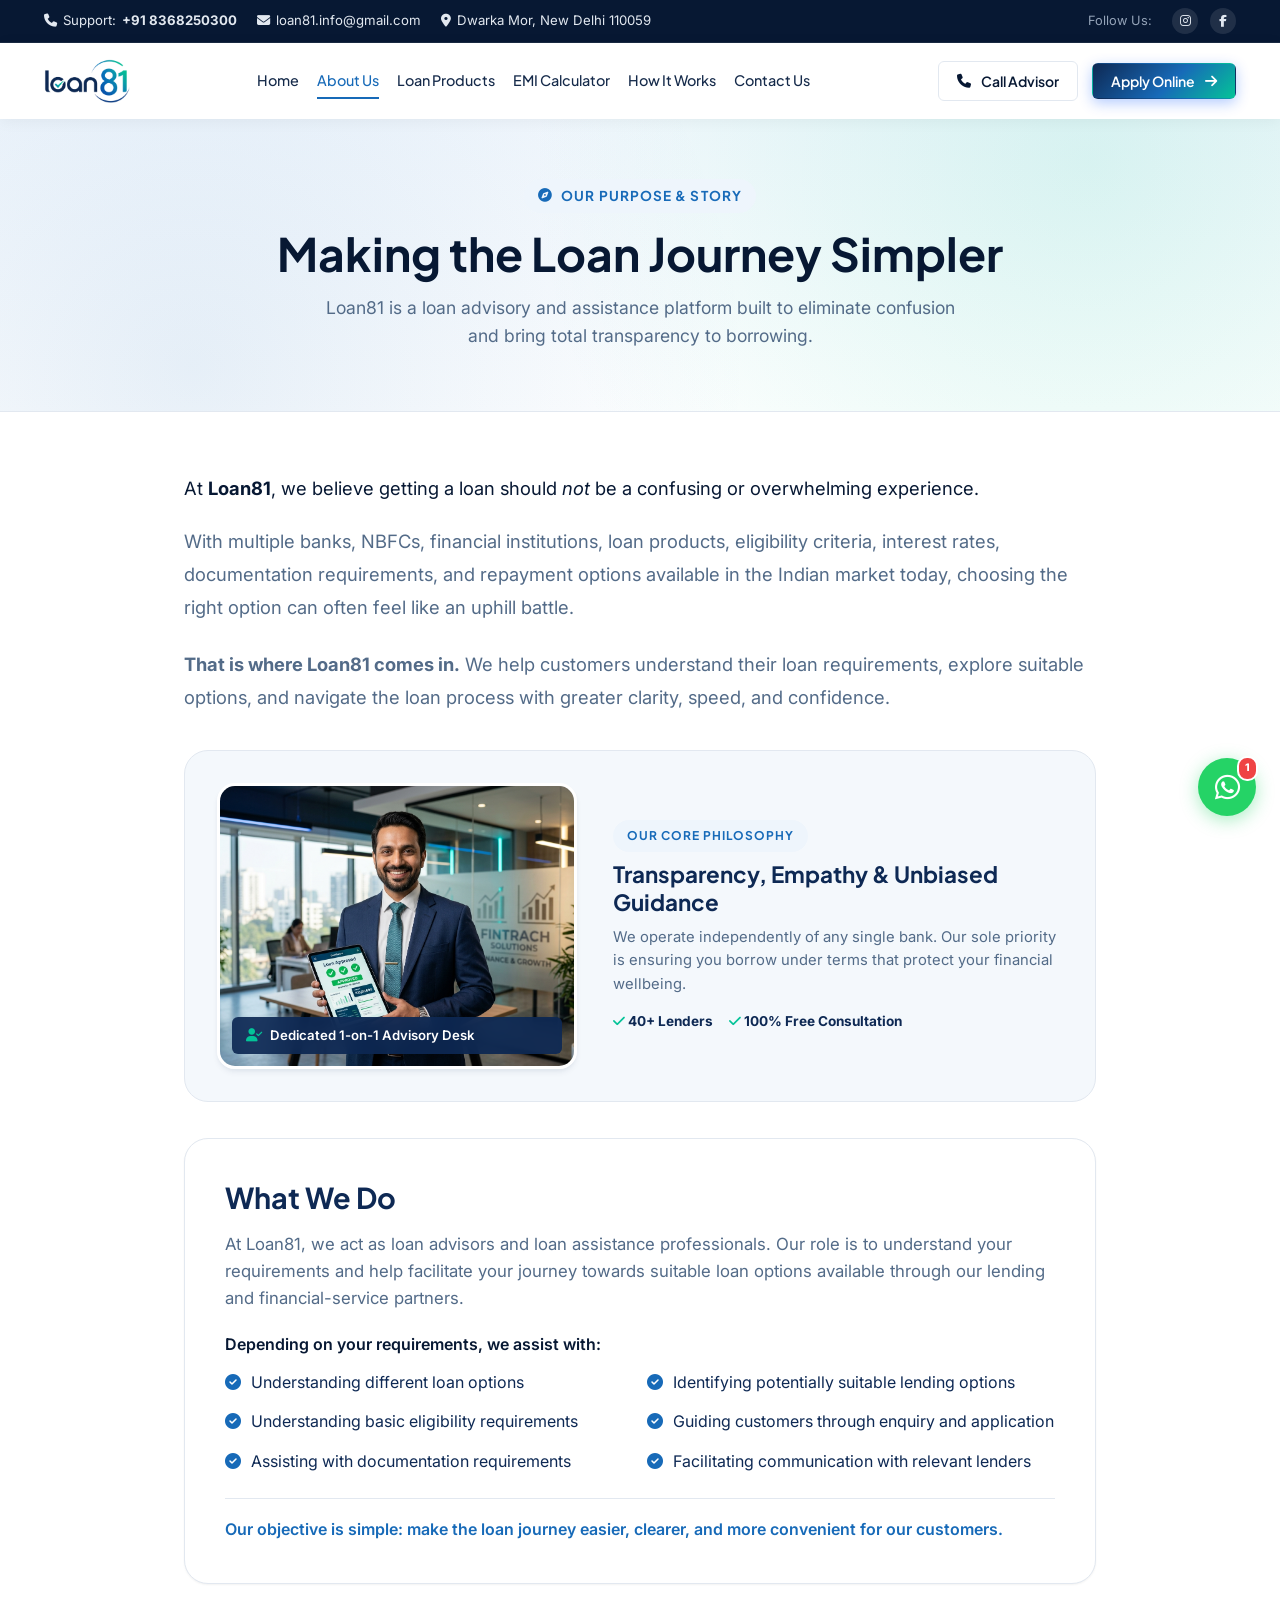
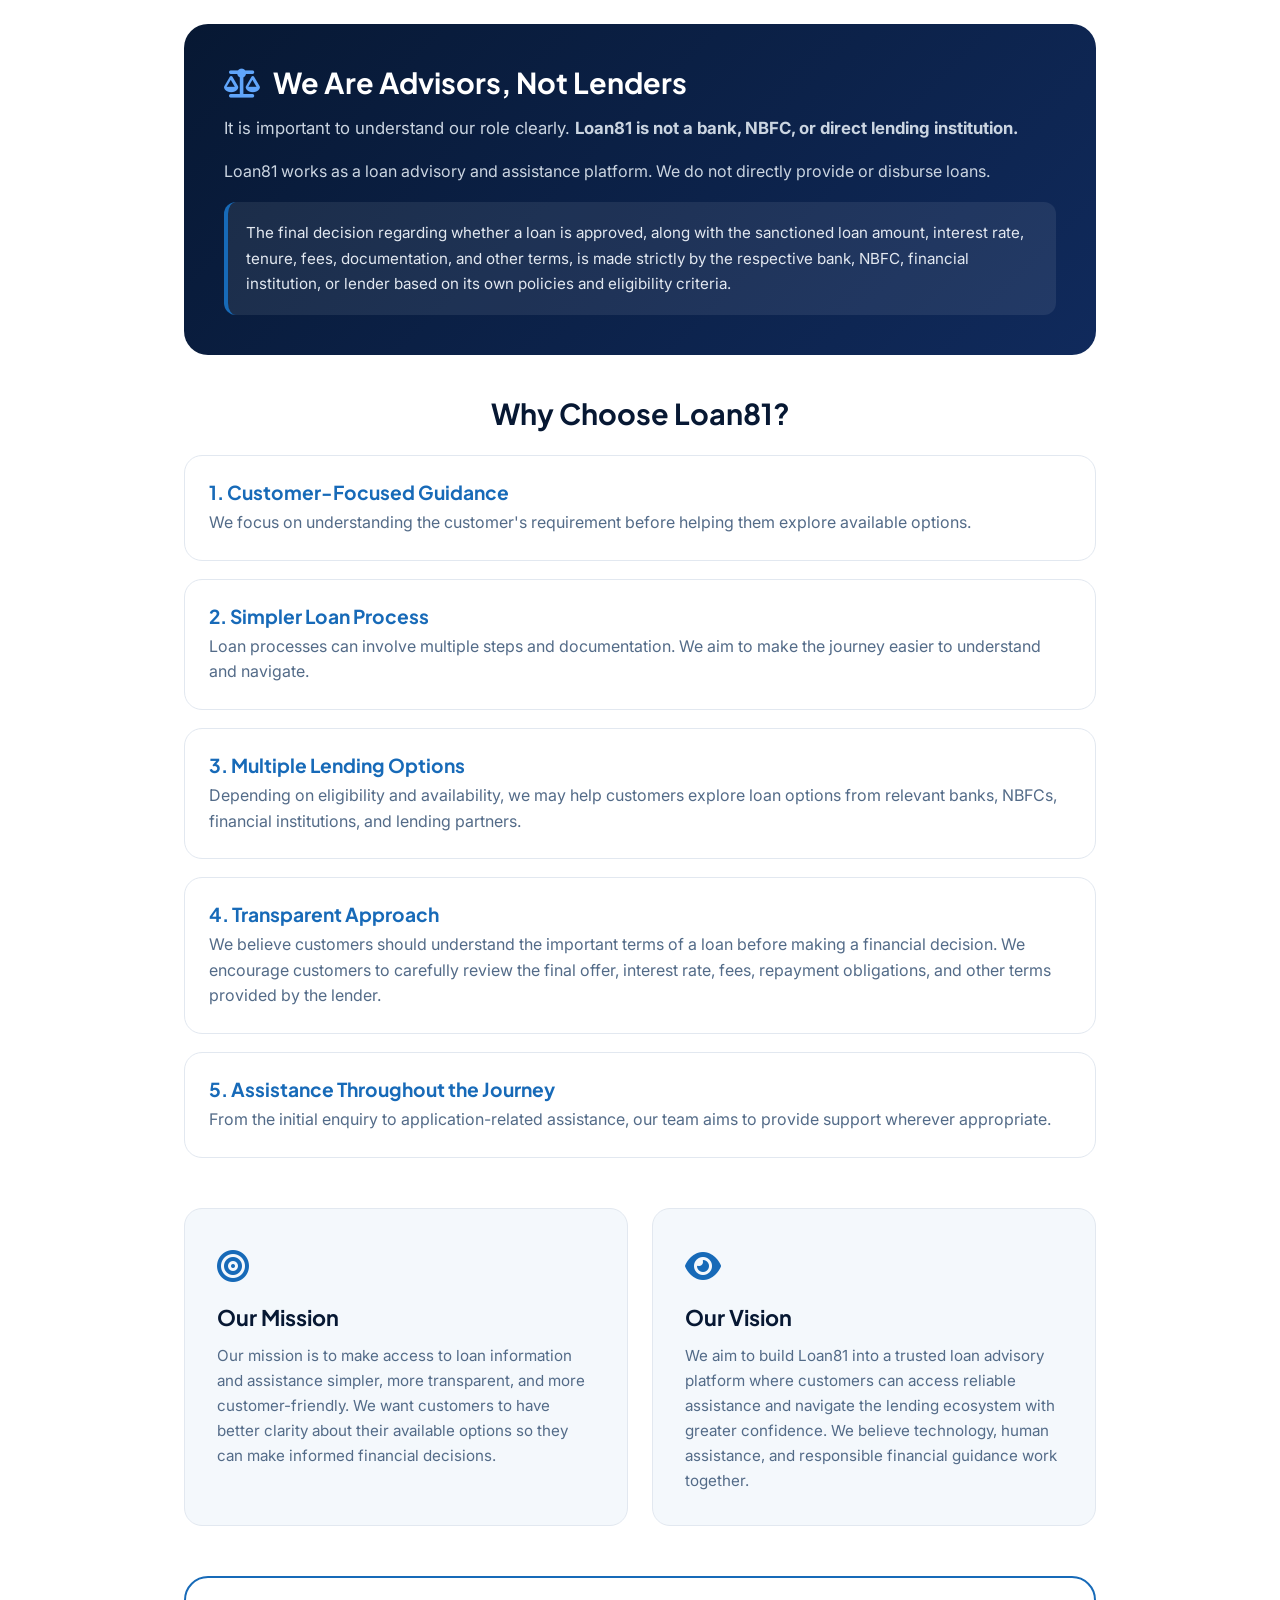
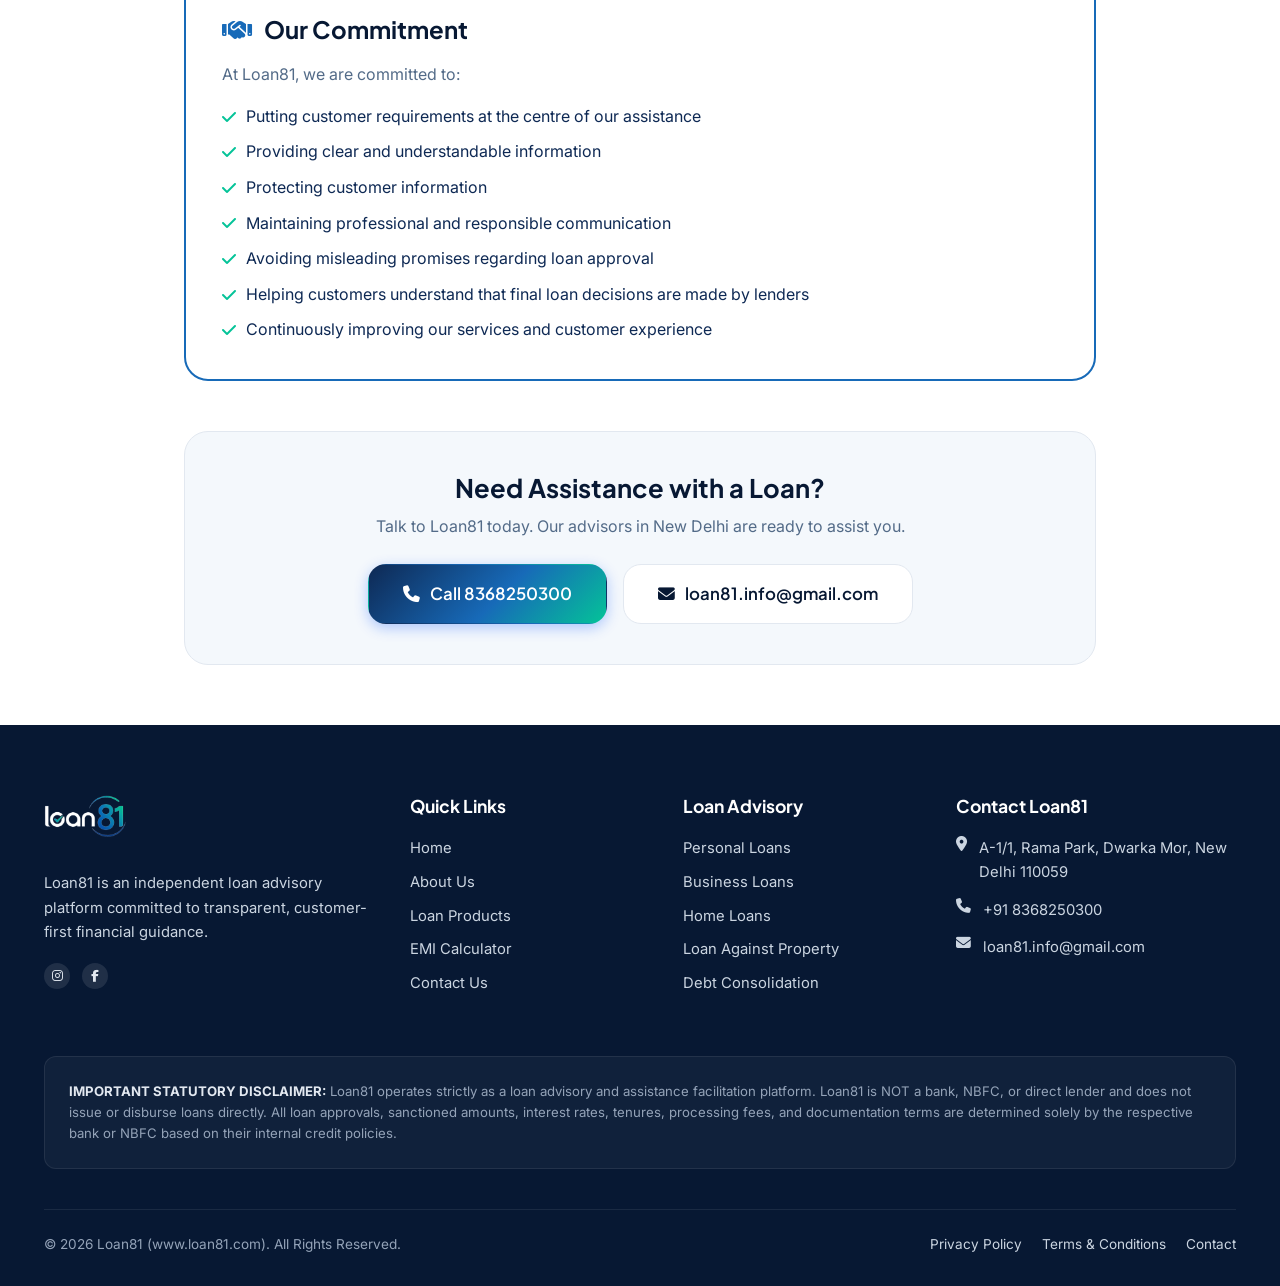
<file: about.html>
<!DOCTYPE html>
<html lang="en-IN">
<head>
  <meta charset="UTF-8">
  <meta name="viewport" content="width=device-width, initial-scale=1.0, viewport-fit=cover">
  <title>About Us | Loan81 - Making the Loan Journey Simpler</title>
  <meta name="description" content="Learn about Loan81, a premier loan advisory and assistance platform based in Dwarka Mor, New Delhi. We believe getting a loan should not be confusing. We are advisors, not lenders.">
  <link rel="canonical" href="https://www.loan81.com/about.html">

  <meta name="theme-color" content="#0E2954">
  <link rel="icon" type="image/png" href="assets/images/favicon-81.png">
  <link rel="apple-touch-icon" href="assets/images/favicon-81.png">
  <link rel="preconnect" href="https://fonts.googleapis.com">
  <link rel="preconnect" href="https://fonts.gstatic.com" crossorigin>
  <link href="https://fonts.googleapis.com/css2?family=Inter:wght@300;400;500;600;700&family=Plus+Jakarta+Sans:wght@400;500;600;700;800&display=swap" rel="stylesheet">
  <link rel="stylesheet" href="https://cdnjs.cloudflare.com/ajax/libs/font-awesome/6.5.1/css/all.min.css">
  <link rel="stylesheet" href="css/style.css?v=3.0">
</head>
<body>

  <!-- TOP NOTIFICATION BAR -->
  <div class="top-bar">
    <div class="container">
      <div class="top-bar-inner">
        <div class="top-bar-left">
          <div class="top-bar-item">
            <i class="fa-solid fa-phone"></i>
            <span>Support:</span>
            <a href="tel:8368250300"><strong>+91 8368250300</strong></a>
          </div>
          <div class="top-bar-item">
            <i class="fa-solid fa-envelope"></i>
            <a href="mailto:loan81.info@gmail.com">loan81.info@gmail.com</a>
          </div>
          <div class="top-bar-item">
            <i class="fa-solid fa-location-dot"></i>
            <span>Dwarka Mor, New Delhi 110059</span>
          </div>
        </div>
        <div class="top-bar-right">
          <span style="font-size: 0.8rem; color: #94a3b8;">Follow Us:</span>
          <div class="social-links">
            <a href="https://www.instagram.com/loaneightyone?igsh=MTluM3Jwa2EybW1ucg==" target="_blank" rel="noopener" class="social-icon"><i class="fa-brands fa-instagram"></i></a>
            <a href="https://www.facebook.com/share/1DbQH6ae6b/" target="_blank" rel="noopener" class="social-icon"><i class="fa-brands fa-facebook-f"></i></a>
          </div>
        </div>
      </div>
    </div>
  </div>

  <!-- MAIN NAVIGATION -->
  <header class="main-header">
    <div class="container">
      <div class="header-inner">
        <a href="index.html" class="brand-logo" title="Loan81 - Making the Loan Journey Simpler">
          <img src="assets/images/logo.png" alt="Loan81 Logo" class="site-logo" style="height: 44px; width: auto; max-width: 180px;">
        </a>

        <nav class="nav-menu">
          <a href="index.html" class="nav-link">Home</a>
          <a href="about.html" class="nav-link active">About Us</a>
          <a href="services.html" class="nav-link">Loan Products</a>
          <a href="calculator.html" class="nav-link">EMI Calculator</a>
          <a href="index.html#how-it-works" class="nav-link">How It Works</a>
          <a href="contact.html" class="nav-link">Contact Us</a>
        </nav>

        <div class="nav-cta-group">
          <a href="tel:8368250300" class="btn btn-secondary btn-sm"><i class="fa-solid fa-phone"></i> Call Advisor</a>
          <button type="button" class="btn btn-primary btn-sm open-lead-modal" data-loan-type="">Apply Online <i class="fa-solid fa-arrow-right"></i></button>
        </div>

        <!-- Mobile Header Quick Apply & Menu Toggle -->
        <button type="button" class="mobile-header-apply open-lead-modal" data-loan-type="Header Quick Apply" aria-label="Quick Loan Application">
          <i class="fa-solid fa-bolt"></i> Apply
        </button>
        <button class="mobile-toggle" aria-label="Toggle navigation menu">
          <i class="fa-solid fa-bars fa-xl"></i>
        </button>
      </div>
    </div>
  </header>

  <!-- MOBILE OFF-CANVAS DRAWER WITH HIGH-IMPACT CTAs & GRAPHICS -->
  <div id="drawerOverlay" class="drawer-overlay"></div>
  <aside id="mobileDrawer" class="mobile-drawer" aria-label="Mobile Navigation Drawer">
    <div class="drawer-header">
      <a href="index.html" class="drawer-logo" title="Loan81 Home">
        <img src="assets/images/logo.png" alt="Loan81 Logo">
      </a>
      <button id="drawerCloseBtn" class="drawer-close-btn" aria-label="Close menu">
        <i class="fa-solid fa-xmark"></i>
      </button>
    </div>

    <div class="drawer-body">
      <!-- 1. Advisor Live Status Card with Background Mesh Graphic -->
      <div class="drawer-advisor-card">
        <div class="drawer-advisor-avatar">
          <img src="assets/images/hero-advisor.jpg" alt="Loan81 Senior Financial Advisor" loading="lazy">
          <span class="online-indicator" title="Online now"></span>
        </div>
        <div class="drawer-advisor-info">
          <div class="name">Loan81 Advisory Desk <i class="fa-solid fa-circle-check" style="color: #04C398; font-size: 0.75rem;"></i></div>
          <div class="status"><span class="pulse-dot"></span> Online • Free Guidance</div>
        </div>
        <a href="https://wa.me/918368250300?text=Hello%20Loan81!%20I%20need%20expert%20loan%20guidance." target="_blank" rel="noopener" class="drawer-advisor-btn" title="Chat on WhatsApp">
          <i class="fa-brands fa-whatsapp"></i>
        </a>
      </div>

      <!-- 2. Mini App-Style Quick Actions -->
      <div class="drawer-quick-actions-row">
        <button type="button" class="drawer-action-tile open-lead-modal" data-loan-type="Quick Apply">
          <i class="fa-solid fa-bolt"></i>
          <span>Check Eligibility</span>
          <small>60 Secs</small>
        </button>
        <a href="calculator.html" class="drawer-action-tile">
          <i class="fa-solid fa-calculator"></i>
          <span>EMI Calculator</span>
          <small>Instant</small>
        </a>
      </div>

      <!-- 3. Main Navigation Links -->
      <div class="drawer-nav-section">
        <div class="drawer-section-title">Navigation</div>
        <ul class="drawer-nav-list">
          <li>
            <a href="index.html" class="drawer-nav-link">
              <span class="drawer-nav-icon"><i class="fa-solid fa-house"></i></span>
              <span class="drawer-nav-text">Home</span>
              <i class="fa-solid fa-chevron-right drawer-chevron"></i>
            </a>
          </li>
          <li>
            <a href="about.html" class="drawer-nav-link active">
              <span class="drawer-nav-icon"><i class="fa-solid fa-shield-halved"></i></span>
              <span class="drawer-nav-text">About Us</span>
              <i class="fa-solid fa-chevron-right drawer-chevron"></i>
            </a>
          </li>
          <li>
            <a href="services.html" class="drawer-nav-link">
              <span class="drawer-nav-icon"><i class="fa-solid fa-layer-group"></i></span>
              <span class="drawer-nav-text">Loan Products</span>
              <span class="drawer-badge">40+ Banks</span>
              <i class="fa-solid fa-chevron-right drawer-chevron"></i>
            </a>
          </li>
          <li>
            <a href="calculator.html" class="drawer-nav-link">
              <span class="drawer-nav-icon"><i class="fa-solid fa-calculator"></i></span>
              <span class="drawer-nav-text">EMI Calculator</span>
              <span class="drawer-badge teal">Live Tool</span>
              <i class="fa-solid fa-chevron-right drawer-chevron"></i>
            </a>
          </li>
          <li>
            <a href="index.html#how-it-works" class="drawer-nav-link">
              <span class="drawer-nav-icon"><i class="fa-solid fa-route"></i></span>
              <span class="drawer-nav-text">How It Works</span>
              <i class="fa-solid fa-chevron-right drawer-chevron"></i>
            </a>
          </li>
          <li>
            <a href="contact.html" class="drawer-nav-link">
              <span class="drawer-nav-icon"><i class="fa-solid fa-headset"></i></span>
              <span class="drawer-nav-text">Contact Us</span>
              <i class="fa-solid fa-chevron-right drawer-chevron"></i>
            </a>
          </li>
        </ul>
      </div>

      <!-- 4. Quick Loan Categories Chips with Rate Info -->
      <div class="drawer-quick-products">
        <div class="drawer-section-title">Popular Loan Services</div>
        <div class="drawer-product-chips">
          <a href="services.html#home" class="drawer-chip">
            <i class="fa-solid fa-house-chimney"></i>
            <div>
              <span>Home Loan</span>
              <small>From 8.40%</small>
            </div>
          </a>
          <a href="services.html#personal" class="drawer-chip">
            <i class="fa-solid fa-user-shield"></i>
            <div>
              <span>Personal Loan</span>
              <small>From 10.49%</small>
            </div>
          </a>
          <a href="services.html#business" class="drawer-chip">
            <i class="fa-solid fa-briefcase"></i>
            <div>
              <span>Business Loan</span>
              <small>Up to ₹1 Cr</small>
            </div>
          </a>
          <a href="services.html#lap" class="drawer-chip">
            <i class="fa-solid fa-building"></i>
            <div>
              <span>Loan vs Property</span>
              <small>Lowest EMI</small>
            </div>
          </a>
        </div>
      </div>

      <!-- 5. High-Impact CTA Banner Card with Watermark Graphic -->
      <div class="drawer-cta-banner">
        <div class="drawer-cta-tag"><i class="fa-solid fa-bolt"></i> FAST IN-PRINCIPLE APPROVAL</div>
        <h4>Compare 40+ Premier Banks & NBFCs</h4>
        <p>Get customized loan offers at lowest interest rates with 100% zero upfront charges.</p>
        <button type="button" class="btn btn-primary btn-block open-lead-modal" data-loan-type="General Loan Inquiry">
          Check Instant Eligibility <i class="fa-solid fa-arrow-right"></i>
        </button>
      </div>

      <!-- 6. Quick Direct Contact Box & Office Details -->
      <div class="drawer-contact-box">
        <div class="drawer-section-title">Immediate Advisor Help</div>
        <div class="drawer-contact-btns">
          <a href="tel:8368250300" class="drawer-contact-btn phone">
            <i class="fa-solid fa-phone"></i>
            <span>Call: +91 8368250300</span>
          </a>
          <a href="https://wa.me/918368250300?text=Hello%20Loan81!%20I%20need%20quick%20loan%20guidance." target="_blank" rel="noopener" class="drawer-contact-btn whatsapp">
            <i class="fa-brands fa-whatsapp"></i>
            <span>WhatsApp Senior Advisor</span>
          </a>
        </div>
        <div class="drawer-office-note">
          <i class="fa-solid fa-location-dot"></i> A-1/1, Rama Park, Dwarka Mor, New Delhi 110059
        </div>
      </div>
    </div>
  </aside>

  <!-- PAGE HERO -->
  <section class="page-hero">
    <div class="container">
      <span class="section-tag"><i class="fa-solid fa-compass"></i> Our Purpose & Story</span>
      <h1>Making the Loan Journey Simpler</h1>
      <p>Loan81 is a loan advisory and assistance platform built to eliminate confusion and bring total transparency to borrowing.</p>
    </div>
  </section>

  <!-- ABOUT CONTENT SECTION -->
  <section class="content-block">
    <div class="container container-narrow">
      <div style="font-size: 1.15rem; line-height: 1.8; color: var(--color-navy-dark); margin-bottom: 30px;">
        <p style="margin-bottom: 20px;">
          At <strong>Loan81</strong>, we believe getting a loan should <em>not</em> be a confusing or overwhelming experience.
        </p>
        <p style="color: var(--color-text-muted); margin-bottom: 24px;">
          With multiple banks, NBFCs, financial institutions, loan products, eligibility criteria, interest rates, documentation requirements, and repayment options available in the Indian market today, choosing the right option can often feel like an uphill battle.
        </p>
        <p style="color: var(--color-text-muted); margin-bottom: 24px;">
          <strong>That is where Loan81 comes in.</strong> We help customers understand their loan requirements, explore suitable options, and navigate the loan process with greater clarity, speed, and confidence.
        </p>
      </div>

      <!-- Visual Story & Advisor Showcase -->
      <div class="about-story-card">
        <div class="story-img-box">
          <img src="assets/images/hero-advisor.jpg" alt="Loan81 Financial Consultant">
          <div class="story-img-badge">
            <i class="fa-solid fa-user-check" style="color: var(--color-teal-accent);"></i> Dedicated 1-on-1 Advisory Desk
          </div>
        </div>
        <div>
          <span class="section-tag" style="font-size: 0.75rem; margin-bottom: 8px;">Our Core Philosophy</span>
          <h3 style="font-size: 1.4rem; color: var(--color-primary-navy); margin-bottom: 10px;">Transparency, Empathy & Unbiased Guidance</h3>
          <p style="font-size: 0.925rem; color: var(--color-text-muted); line-height: 1.6; margin-bottom: 14px;">
            We operate independently of any single bank. Our sole priority is ensuring you borrow under terms that protect your financial wellbeing.
          </p>
          <div class="story-badges-row">
            <span><i class="fa-solid fa-check" style="color: var(--color-teal-accent);"></i> 40+ Lenders</span>
            <span><i class="fa-solid fa-check" style="color: var(--color-teal-accent);"></i> 100% Free Consultation</span>
          </div>
        </div>
      </div>

      <!-- What We Do Box -->
      <div class="about-what-we-do-box">
        <h2 style="font-size: 1.8rem; margin-bottom: 16px; color: var(--color-primary-navy);">What We Do</h2>
        <p style="color: var(--color-text-muted); margin-bottom: 20px; font-size: 1.05rem;">
          At Loan81, we act as loan advisors and loan assistance professionals. Our role is to understand your requirements and help facilitate your journey towards suitable loan options available through our lending and financial-service partners.
        </p>
        <p style="font-weight: 600; margin-bottom: 12px; color: var(--color-navy-dark);">Depending on your requirements, we assist with:</p>

        <div style="display: grid; grid-template-columns: repeat(auto-fit, minmax(280px, 1fr)); gap: 14px;">
          <div style="display: flex; gap: 10px; align-items: flex-start;">
            <i class="fa-solid fa-circle-check" style="color: var(--color-primary-blue); margin-top: 4px;"></i>
            <span>Understanding different loan options</span>
          </div>
          <div style="display: flex; gap: 10px; align-items: flex-start;">
            <i class="fa-solid fa-circle-check" style="color: var(--color-primary-blue); margin-top: 4px;"></i>
            <span>Identifying potentially suitable lending options</span>
          </div>
          <div style="display: flex; gap: 10px; align-items: flex-start;">
            <i class="fa-solid fa-circle-check" style="color: var(--color-primary-blue); margin-top: 4px;"></i>
            <span>Understanding basic eligibility requirements</span>
          </div>
          <div style="display: flex; gap: 10px; align-items: flex-start;">
            <i class="fa-solid fa-circle-check" style="color: var(--color-primary-blue); margin-top: 4px;"></i>
            <span>Guiding customers through enquiry and application</span>
          </div>
          <div style="display: flex; gap: 10px; align-items: flex-start;">
            <i class="fa-solid fa-circle-check" style="color: var(--color-primary-blue); margin-top: 4px;"></i>
            <span>Assisting with documentation requirements</span>
          </div>
          <div style="display: flex; gap: 10px; align-items: flex-start;">
            <i class="fa-solid fa-circle-check" style="color: var(--color-primary-blue); margin-top: 4px;"></i>
            <span>Facilitating communication with relevant lenders</span>
          </div>
        </div>

        <div style="margin-top: 24px; padding-top: 18px; border-top: 1px solid var(--color-border); font-weight: 600; color: var(--color-primary-blue);">
          Our objective is simple: make the loan journey easier, clearer, and more convenient for our customers.
        </div>
      </div>

      <!-- We Are Advisors, Not Lenders Callout -->
      <div class="about-disclaimer-box">
        <h2 style="color: var(--color-white); font-size: 1.8rem; margin-bottom: 14px;">
          <i class="fa-solid fa-scale-balanced" style="color: #60a5fa; margin-right: 8px;"></i> We Are Advisors, Not Lenders
        </h2>
        <p style="color: #cbd5e1; font-size: 1.05rem; line-height: 1.7; margin-bottom: 16px;">
          It is important to understand our role clearly. <strong>Loan81 is not a bank, NBFC, or direct lending institution.</strong>
        </p>
        <p style="color: #cbd5e1; font-size: 1rem; line-height: 1.7; margin-bottom: 16px;">
          Loan81 works as a loan advisory and assistance platform. We do not directly provide or disburse loans.
        </p>
        <p style="color: #e2e8f0; font-size: 0.95rem; line-height: 1.7; background: rgba(255, 255, 255, 0.08); padding: 18px; border-radius: var(--radius-md); border-left: 4px solid var(--color-primary-blue);">
          The final decision regarding whether a loan is approved, along with the sanctioned loan amount, interest rate, tenure, fees, documentation, and other terms, is made strictly by the respective bank, NBFC, financial institution, or lender based on its own policies and eligibility criteria.
        </p>
      </div>

      <!-- Why Choose Loan81 -->
      <div style="margin-bottom: 50px;">
        <h2 style="font-size: 1.8rem; margin-bottom: 24px; text-align: center;">Why Choose Loan81?</h2>

        <div style="display: flex; flex-direction: column; gap: 18px;">
          <div style="background: var(--color-white); border: 1px solid var(--color-border); border-radius: var(--radius-lg); padding: 24px;">
            <h4 style="font-size: 1.2rem; color: var(--color-primary-blue); margin-bottom: 6px;">1. Customer-Focused Guidance</h4>
            <p style="color: var(--color-text-muted);">We focus on understanding the customer's requirement before helping them explore available options.</p>
          </div>

          <div style="background: var(--color-white); border: 1px solid var(--color-border); border-radius: var(--radius-lg); padding: 24px;">
            <h4 style="font-size: 1.2rem; color: var(--color-primary-blue); margin-bottom: 6px;">2. Simpler Loan Process</h4>
            <p style="color: var(--color-text-muted);">Loan processes can involve multiple steps and documentation. We aim to make the journey easier to understand and navigate.</p>
          </div>

          <div style="background: var(--color-white); border: 1px solid var(--color-border); border-radius: var(--radius-lg); padding: 24px;">
            <h4 style="font-size: 1.2rem; color: var(--color-primary-blue); margin-bottom: 6px;">3. Multiple Lending Options</h4>
            <p style="color: var(--color-text-muted);">Depending on eligibility and availability, we may help customers explore loan options from relevant banks, NBFCs, financial institutions, and lending partners.</p>
          </div>

          <div style="background: var(--color-white); border: 1px solid var(--color-border); border-radius: var(--radius-lg); padding: 24px;">
            <h4 style="font-size: 1.2rem; color: var(--color-primary-blue); margin-bottom: 6px;">4. Transparent Approach</h4>
            <p style="color: var(--color-text-muted);">We believe customers should understand the important terms of a loan before making a financial decision. We encourage customers to carefully review the final offer, interest rate, fees, repayment obligations, and other terms provided by the lender.</p>
          </div>

          <div style="background: var(--color-white); border: 1px solid var(--color-border); border-radius: var(--radius-lg); padding: 24px;">
            <h4 style="font-size: 1.2rem; color: var(--color-primary-blue); margin-bottom: 6px;">5. Assistance Throughout the Journey</h4>
            <p style="color: var(--color-text-muted);">From the initial enquiry to application-related assistance, our team aims to provide support wherever appropriate.</p>
          </div>
        </div>
      </div>

      <!-- Mission, Vision & Commitment Grid -->
      <div style="display: grid; grid-template-columns: repeat(auto-fit, minmax(300px, 1fr)); gap: 24px; margin-bottom: 50px;">
        <div style="background: var(--color-bg-subtle); padding: 32px; border-radius: var(--radius-lg); border: 1px solid var(--color-border);">
          <div style="color: var(--color-primary-blue); font-size: 2rem; margin-bottom: 12px;"><i class="fa-solid fa-bullseye"></i></div>
          <h3 style="font-size: 1.35rem; margin-bottom: 12px;">Our Mission</h3>
          <p style="color: var(--color-text-muted); font-size: 0.95rem; line-height: 1.65;">
            Our mission is to make access to loan information and assistance simpler, more transparent, and more customer-friendly. We want customers to have better clarity about their available options so they can make informed financial decisions.
          </p>
        </div>

        <div style="background: var(--color-bg-subtle); padding: 32px; border-radius: var(--radius-lg); border: 1px solid var(--color-border);">
          <div style="color: var(--color-primary-blue); font-size: 2rem; margin-bottom: 12px;"><i class="fa-solid fa-eye"></i></div>
          <h3 style="font-size: 1.35rem; margin-bottom: 12px;">Our Vision</h3>
          <p style="color: var(--color-text-muted); font-size: 0.95rem; line-height: 1.65;">
            We aim to build Loan81 into a trusted loan advisory platform where customers can access reliable assistance and navigate the lending ecosystem with greater confidence. We believe technology, human assistance, and responsible financial guidance work together.
          </p>
        </div>
      </div>

      <!-- Our Commitment -->
      <div class="about-commitment-box">
        <h3 style="font-size: 1.5rem; margin-bottom: 18px; color: var(--color-navy-dark);"><i class="fa-solid fa-handshake" style="color: var(--color-primary-blue); margin-right: 8px;"></i> Our Commitment</h3>
        <p style="color: var(--color-text-muted); margin-bottom: 16px;">At Loan81, we are committed to:</p>
        <ul style="list-style: none; display: flex; flex-direction: column; gap: 10px;">
          <li style="display: flex; gap: 10px; align-items: center;"><i class="fa-solid fa-check" style="color: var(--color-green-success);"></i> Putting customer requirements at the centre of our assistance</li>
          <li style="display: flex; gap: 10px; align-items: center;"><i class="fa-solid fa-check" style="color: var(--color-green-success);"></i> Providing clear and understandable information</li>
          <li style="display: flex; gap: 10px; align-items: center;"><i class="fa-solid fa-check" style="color: var(--color-green-success);"></i> Protecting customer information</li>
          <li style="display: flex; gap: 10px; align-items: center;"><i class="fa-solid fa-check" style="color: var(--color-green-success);"></i> Maintaining professional and responsible communication</li>
          <li style="display: flex; gap: 10px; align-items: center;"><i class="fa-solid fa-check" style="color: var(--color-green-success);"></i> Avoiding misleading promises regarding loan approval</li>
          <li style="display: flex; gap: 10px; align-items: center;"><i class="fa-solid fa-check" style="color: var(--color-green-success);"></i> Helping customers understand that final loan decisions are made by lenders</li>
          <li style="display: flex; gap: 10px; align-items: center;"><i class="fa-solid fa-check" style="color: var(--color-green-success);"></i> Continuously improving our services and customer experience</li>
        </ul>
      </div>

      <!-- Contact Callout -->
      <div class="about-cta-box">
        <h3 style="font-size: 1.6rem; margin-bottom: 10px;">Need Assistance with a Loan?</h3>
        <p style="color: var(--color-text-muted); margin-bottom: 24px;">Talk to Loan81 today. Our advisors in New Delhi are ready to assist you.</p>
        <div style="display: flex; justify-content: center; gap: 16px; flex-wrap: wrap;">
          <a href="tel:8368250300" class="btn btn-primary btn-lg"><i class="fa-solid fa-phone"></i> Call 8368250300</a>
          <a href="mailto:loan81.info@gmail.com" class="btn btn-secondary btn-lg"><i class="fa-solid fa-envelope"></i> loan81.info@gmail.com</a>
        </div>
      </div>
    </div>
  </section>

  <!-- FOOTER -->
  <footer class="main-footer">
    <div class="container">
      <div class="footer-grid">
        <div class="footer-col footer-about">
          <a href="index.html" class="brand-logo" title="Loan81 Home">
            <img src="assets/images/logo-white.png" alt="Loan81 Logo" class="footer-logo" style="height: 42px; width: auto; max-width: 180px;">
          </a>
          <p>Loan81 is an independent loan advisory platform committed to transparent, customer-first financial guidance.</p>
          <div class="social-links" style="margin-top: 18px;">
            <a href="https://www.instagram.com/loaneightyone?igsh=MTluM3Jwa2EybW1ucg==" target="_blank" rel="noopener" class="social-icon"><i class="fa-brands fa-instagram"></i></a>
            <a href="https://www.facebook.com/share/1DbQH6ae6b/" target="_blank" rel="noopener" class="social-icon"><i class="fa-brands fa-facebook-f"></i></a>
          </div>
        </div>

        <div class="footer-col">
          <h4>Quick Links</h4>
          <ul class="footer-links">
            <li><a href="index.html">Home</a></li>
            <li><a href="about.html">About Us</a></li>
            <li><a href="services.html">Loan Products</a></li>
            <li><a href="calculator.html">EMI Calculator</a></li>
            <li><a href="contact.html">Contact Us</a></li>
          </ul>
        </div>

        <div class="footer-col">
          <h4>Loan Advisory</h4>
          <ul class="footer-links">
            <li><a href="services.html#personal">Personal Loans</a></li>
            <li><a href="services.html#business">Business Loans</a></li>
            <li><a href="services.html#home">Home Loans</a></li>
            <li><a href="services.html#lap">Loan Against Property</a></li>
            <li><a href="services.html#consolidation">Debt Consolidation</a></li>
          </ul>
        </div>

        <div class="footer-col">
          <h4>Contact Loan81</h4>
          <div class="footer-contact-item">
            <i class="fa-solid fa-location-dot"></i>
            <span>A-1/1, Rama Park, Dwarka Mor, New Delhi 110059</span>
          </div>
          <div class="footer-contact-item">
            <i class="fa-solid fa-phone"></i>
            <a href="tel:8368250300">+91 8368250300</a>
          </div>
          <div class="footer-contact-item">
            <i class="fa-solid fa-envelope"></i>
            <a href="mailto:loan81.info@gmail.com">loan81.info@gmail.com</a>
          </div>
        </div>
      </div>

      <div class="footer-disclaimer-box">
        <strong>IMPORTANT STATUTORY DISCLAIMER:</strong> Loan81 operates strictly as a loan advisory and assistance facilitation platform. Loan81 is NOT a bank, NBFC, or direct lender and does not issue or disburse loans directly. All loan approvals, sanctioned amounts, interest rates, tenures, processing fees, and documentation terms are determined solely by the respective bank or NBFC based on their internal credit policies.
      </div>

      <div class="footer-bottom">
        <div>&copy; 2026 Loan81 (www.loan81.com). All Rights Reserved.</div>
        <div class="footer-bottom-links">
          <a href="privacy-policy.html">Privacy Policy</a>
          <a href="terms-conditions.html">Terms & Conditions</a>
          <a href="contact.html">Contact</a>
        </div>
      </div>
    </div>
  </footer>

  <!-- FLOATING WHATSAPP -->
  <a href="https://wa.me/918368250300?text=Hello%20Loan81!%20I%20want%20to%20know%20more%20about%20your%20loan%20advisory%20services." target="_blank" rel="noopener" class="floating-whatsapp" title="Chat on WhatsApp">
    <i class="fa-brands fa-whatsapp"></i>
    <span class="badge">1</span>
  </a>

  <!-- Master JavaScript -->
  <script src="js/main.js?v=3.2"></script>
</body>
</html>
</file>
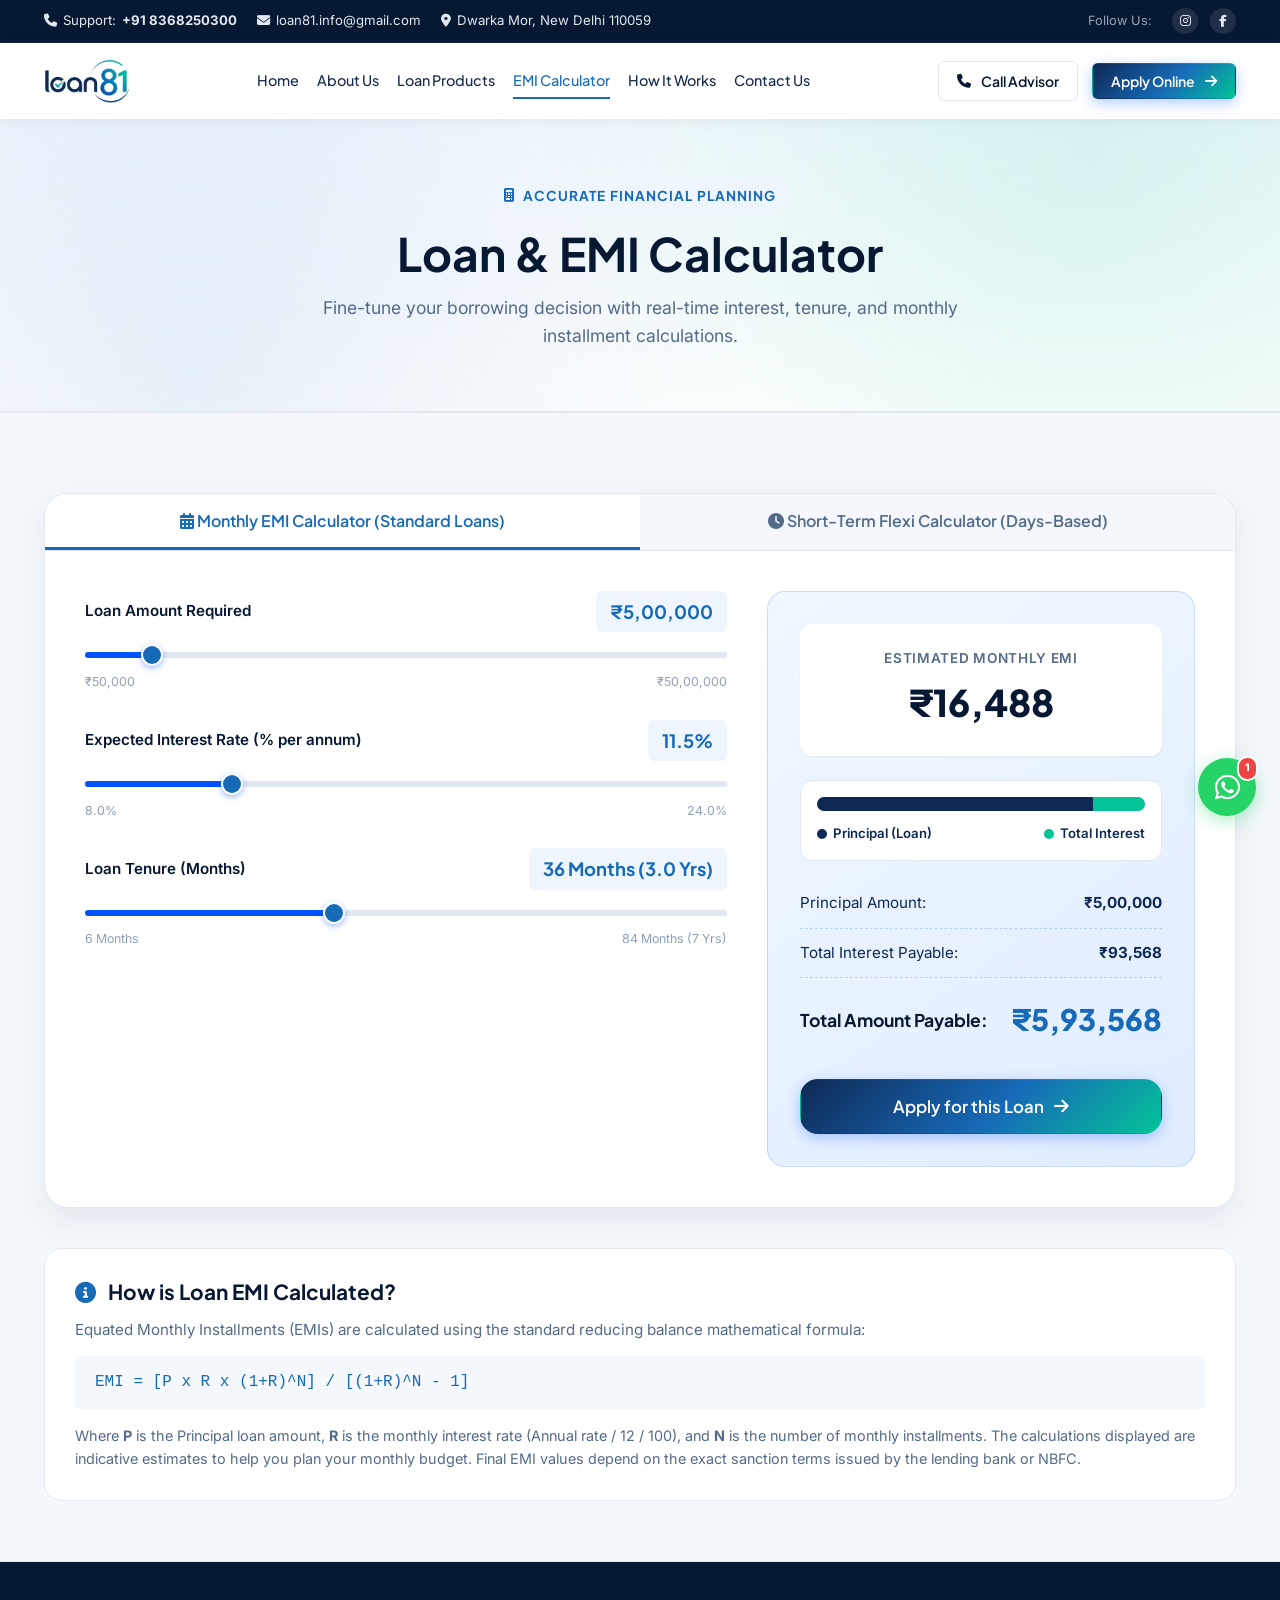
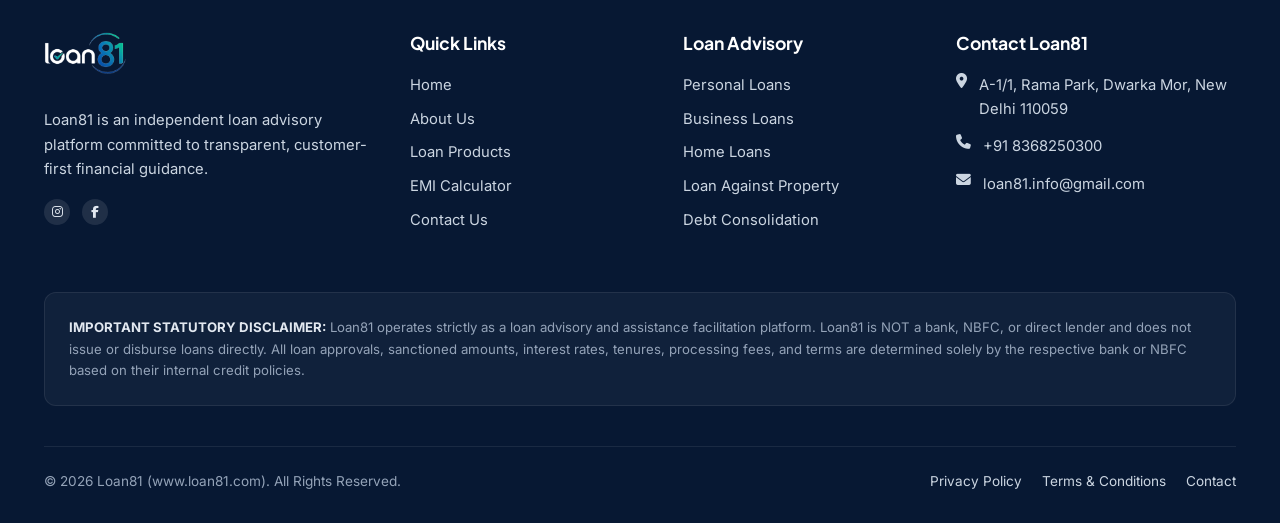
<file: calculator.html>
<!DOCTYPE html>
<html lang="en-IN">
<head>
  <meta charset="UTF-8">
  <meta name="viewport" content="width=device-width, initial-scale=1.0, viewport-fit=cover">
  <title>Loan & EMI Calculator | Loan81 - Monthly EMI & Short-Term Loan Estimator</title>
  <meta name="description" content="Calculate your loan EMI, total interest, and full repayment schedule in seconds. Free interactive loan calculator by Loan81 for personal loans, business loans, and home loans.">
  <link rel="canonical" href="https://www.loan81.com/calculator.html">

  <meta name="theme-color" content="#0E2954">
  <link rel="icon" type="image/png" href="assets/images/favicon-81.png">
  <link rel="apple-touch-icon" href="assets/images/favicon-81.png">
  <link rel="preconnect" href="https://fonts.googleapis.com">
  <link rel="preconnect" href="https://fonts.gstatic.com" crossorigin>
  <link href="https://fonts.googleapis.com/css2?family=Inter:wght@300;400;500;600;700&family=Plus+Jakarta+Sans:wght@400;500;600;700;800&display=swap" rel="stylesheet">
  <link rel="stylesheet" href="https://cdnjs.cloudflare.com/ajax/libs/font-awesome/6.5.1/css/all.min.css">
  <link rel="stylesheet" href="css/style.css?v=3.0">
</head>
<body>

  <!-- TOP NOTIFICATION BAR -->
  <div class="top-bar">
    <div class="container">
      <div class="top-bar-inner">
        <div class="top-bar-left">
          <div class="top-bar-item">
            <i class="fa-solid fa-phone"></i>
            <span>Support:</span>
            <a href="tel:8368250300"><strong>+91 8368250300</strong></a>
          </div>
          <div class="top-bar-item">
            <i class="fa-solid fa-envelope"></i>
            <a href="mailto:loan81.info@gmail.com">loan81.info@gmail.com</a>
          </div>
          <div class="top-bar-item">
            <i class="fa-solid fa-location-dot"></i>
            <span>Dwarka Mor, New Delhi 110059</span>
          </div>
        </div>
        <div class="top-bar-right">
          <span style="font-size: 0.8rem; color: #94a3b8;">Follow Us:</span>
          <div class="social-links">
            <a href="https://www.instagram.com/loaneightyone?igsh=MTluM3Jwa2EybW1ucg==" target="_blank" rel="noopener" class="social-icon"><i class="fa-brands fa-instagram"></i></a>
            <a href="https://www.facebook.com/share/1DbQH6ae6b/" target="_blank" rel="noopener" class="social-icon"><i class="fa-brands fa-facebook-f"></i></a>
          </div>
        </div>
      </div>
    </div>
  </div>

  <!-- MAIN NAVIGATION -->
  <header class="main-header">
    <div class="container">
      <div class="header-inner">
        <a href="index.html" class="brand-logo" title="Loan81 - Making the Loan Journey Simpler">
          <img src="assets/images/logo.png" alt="Loan81 Logo" class="site-logo" style="height: 44px; width: auto; max-width: 180px;">
        </a>

        <nav class="nav-menu">
          <a href="index.html" class="nav-link">Home</a>
          <a href="about.html" class="nav-link">About Us</a>
          <a href="services.html" class="nav-link">Loan Products</a>
          <a href="calculator.html" class="nav-link active">EMI Calculator</a>
          <a href="index.html#how-it-works" class="nav-link">How It Works</a>
          <a href="contact.html" class="nav-link">Contact Us</a>
        </nav>

        <div class="nav-cta-group">
          <a href="tel:8368250300" class="btn btn-secondary btn-sm"><i class="fa-solid fa-phone"></i> Call Advisor</a>
          <button type="button" class="btn btn-primary btn-sm open-lead-modal" data-loan-type="">Apply Online <i class="fa-solid fa-arrow-right"></i></button>
        </div>

        <!-- Mobile Header Quick Apply & Menu Toggle -->
        <button type="button" class="mobile-header-apply open-lead-modal" data-loan-type="Header Quick Apply" aria-label="Quick Loan Application">
          <i class="fa-solid fa-bolt"></i> Apply
        </button>
        <button class="mobile-toggle" aria-label="Toggle navigation menu">
          <i class="fa-solid fa-bars fa-xl"></i>
        </button>
      </div>
    </div>
  </header>

  <!-- MOBILE OFF-CANVAS DRAWER WITH HIGH-IMPACT CTAs & GRAPHICS -->
  <div id="drawerOverlay" class="drawer-overlay"></div>
  <aside id="mobileDrawer" class="mobile-drawer" aria-label="Mobile Navigation Drawer">
    <div class="drawer-header">
      <a href="index.html" class="drawer-logo" title="Loan81 Home">
        <img src="assets/images/logo.png" alt="Loan81 Logo">
      </a>
      <button id="drawerCloseBtn" class="drawer-close-btn" aria-label="Close menu">
        <i class="fa-solid fa-xmark"></i>
      </button>
    </div>

    <div class="drawer-body">
      <!-- 1. Advisor Live Status Card with Background Mesh Graphic -->
      <div class="drawer-advisor-card">
        <div class="drawer-advisor-avatar">
          <img src="assets/images/hero-advisor.jpg" alt="Loan81 Senior Financial Advisor" loading="lazy">
          <span class="online-indicator" title="Online now"></span>
        </div>
        <div class="drawer-advisor-info">
          <div class="name">Loan81 Advisory Desk <i class="fa-solid fa-circle-check" style="color: #04C398; font-size: 0.75rem;"></i></div>
          <div class="status"><span class="pulse-dot"></span> Online • Free Guidance</div>
        </div>
        <a href="https://wa.me/918368250300?text=Hello%20Loan81!%20I%20need%20expert%20loan%20guidance." target="_blank" rel="noopener" class="drawer-advisor-btn" title="Chat on WhatsApp">
          <i class="fa-brands fa-whatsapp"></i>
        </a>
      </div>

      <!-- 2. Mini App-Style Quick Actions -->
      <div class="drawer-quick-actions-row">
        <button type="button" class="drawer-action-tile open-lead-modal" data-loan-type="Quick Apply">
          <i class="fa-solid fa-bolt"></i>
          <span>Check Eligibility</span>
          <small>60 Secs</small>
        </button>
        <a href="calculator.html" class="drawer-action-tile">
          <i class="fa-solid fa-calculator"></i>
          <span>EMI Calculator</span>
          <small>Instant</small>
        </a>
      </div>

      <!-- 3. Main Navigation Links -->
      <div class="drawer-nav-section">
        <div class="drawer-section-title">Navigation</div>
        <ul class="drawer-nav-list">
          <li>
            <a href="index.html" class="drawer-nav-link">
              <span class="drawer-nav-icon"><i class="fa-solid fa-house"></i></span>
              <span class="drawer-nav-text">Home</span>
              <i class="fa-solid fa-chevron-right drawer-chevron"></i>
            </a>
          </li>
          <li>
            <a href="about.html" class="drawer-nav-link">
              <span class="drawer-nav-icon"><i class="fa-solid fa-shield-halved"></i></span>
              <span class="drawer-nav-text">About Us</span>
              <i class="fa-solid fa-chevron-right drawer-chevron"></i>
            </a>
          </li>
          <li>
            <a href="services.html" class="drawer-nav-link">
              <span class="drawer-nav-icon"><i class="fa-solid fa-layer-group"></i></span>
              <span class="drawer-nav-text">Loan Products</span>
              <span class="drawer-badge">40+ Banks</span>
              <i class="fa-solid fa-chevron-right drawer-chevron"></i>
            </a>
          </li>
          <li>
            <a href="calculator.html" class="drawer-nav-link active">
              <span class="drawer-nav-icon"><i class="fa-solid fa-calculator"></i></span>
              <span class="drawer-nav-text">EMI Calculator</span>
              <span class="drawer-badge teal">Live Tool</span>
              <i class="fa-solid fa-chevron-right drawer-chevron"></i>
            </a>
          </li>
          <li>
            <a href="index.html#how-it-works" class="drawer-nav-link">
              <span class="drawer-nav-icon"><i class="fa-solid fa-route"></i></span>
              <span class="drawer-nav-text">How It Works</span>
              <i class="fa-solid fa-chevron-right drawer-chevron"></i>
            </a>
          </li>
          <li>
            <a href="contact.html" class="drawer-nav-link">
              <span class="drawer-nav-icon"><i class="fa-solid fa-headset"></i></span>
              <span class="drawer-nav-text">Contact Us</span>
              <i class="fa-solid fa-chevron-right drawer-chevron"></i>
            </a>
          </li>
        </ul>
      </div>

      <!-- 4. Quick Loan Categories Chips with Rate Info -->
      <div class="drawer-quick-products">
        <div class="drawer-section-title">Popular Loan Services</div>
        <div class="drawer-product-chips">
          <a href="services.html#home" class="drawer-chip">
            <i class="fa-solid fa-house-chimney"></i>
            <div>
              <span>Home Loan</span>
              <small>From 8.40%</small>
            </div>
          </a>
          <a href="services.html#personal" class="drawer-chip">
            <i class="fa-solid fa-user-shield"></i>
            <div>
              <span>Personal Loan</span>
              <small>From 10.49%</small>
            </div>
          </a>
          <a href="services.html#business" class="drawer-chip">
            <i class="fa-solid fa-briefcase"></i>
            <div>
              <span>Business Loan</span>
              <small>Up to ₹1 Cr</small>
            </div>
          </a>
          <a href="services.html#lap" class="drawer-chip">
            <i class="fa-solid fa-building"></i>
            <div>
              <span>Loan vs Property</span>
              <small>Lowest EMI</small>
            </div>
          </a>
        </div>
      </div>

      <!-- 5. High-Impact CTA Banner Card with Watermark Graphic -->
      <div class="drawer-cta-banner">
        <div class="drawer-cta-tag"><i class="fa-solid fa-bolt"></i> FAST IN-PRINCIPLE APPROVAL</div>
        <h4>Compare 40+ Premier Banks & NBFCs</h4>
        <p>Get customized loan offers at lowest interest rates with 100% zero upfront charges.</p>
        <button type="button" class="btn btn-primary btn-block open-lead-modal" data-loan-type="General Loan Inquiry">
          Check Instant Eligibility <i class="fa-solid fa-arrow-right"></i>
        </button>
      </div>

      <!-- 6. Quick Direct Contact Box & Office Details -->
      <div class="drawer-contact-box">
        <div class="drawer-section-title">Immediate Advisor Help</div>
        <div class="drawer-contact-btns">
          <a href="tel:8368250300" class="drawer-contact-btn phone">
            <i class="fa-solid fa-phone"></i>
            <span>Call: +91 8368250300</span>
          </a>
          <a href="https://wa.me/918368250300?text=Hello%20Loan81!%20I%20need%20quick%20loan%20guidance." target="_blank" rel="noopener" class="drawer-contact-btn whatsapp">
            <i class="fa-brands fa-whatsapp"></i>
            <span>WhatsApp Senior Advisor</span>
          </a>
        </div>
        <div class="drawer-office-note">
          <i class="fa-solid fa-location-dot"></i> A-1/1, Rama Park, Dwarka Mor, New Delhi 110059
        </div>
      </div>
    </div>
  </aside>

  <!-- PAGE HERO -->
  <section class="page-hero">
    <div class="container">
      <span class="section-tag"><i class="fa-solid fa-calculator"></i> Accurate Financial Planning</span>
      <h1>Loan & EMI Calculator</h1>
      <p>Fine-tune your borrowing decision with real-time interest, tenure, and monthly installment calculations.</p>
    </div>
  </section>

  <!-- CALCULATOR EMBED SECTION -->
  <section class="content-block calc-section" style="padding-top: 40px;">
    <div class="container">
      <div class="calc-box">
        <!-- Dual Mode Tabs -->
        <div class="calc-tabs">
          <button class="calc-tab-btn active" data-mode="monthly">
            <i class="fa-solid fa-calendar-days"></i> Monthly EMI Calculator (Standard Loans)
          </button>
          <button class="calc-tab-btn" data-mode="flexi">
            <i class="fa-solid fa-clock"></i> Short-Term Flexi Calculator (Days-Based)
          </button>
        </div>

        <!-- Monthly EMI Wrapper -->
        <div id="monthlyCalcWrap">
          <div class="calc-grid">
            <div class="calc-controls">
              <!-- Slider 1: Amount -->
              <div class="calc-slider-group">
                <div class="calc-slider-header">
                  <label for="emiAmount">Loan Amount Required</label>
                  <span id="emiAmountDisplay" class="calc-val-box">₹5,00,000</span>
                </div>
                <input type="range" id="emiAmount" class="custom-range" min="50000" max="5000000" step="25000" value="500000">
                <div class="calc-min-max">
                  <span>₹50,000</span>
                  <span>₹50,00,000</span>
                </div>
              </div>

              <!-- Slider 2: Interest Rate -->
              <div class="calc-slider-group">
                <div class="calc-slider-header">
                  <label for="emiRate">Expected Interest Rate (% per annum)</label>
                  <span id="emiRateDisplay" class="calc-val-box">11.5%</span>
                </div>
                <input type="range" id="emiRate" class="custom-range" min="8.0" max="24.0" step="0.25" value="11.5">
                <div class="calc-min-max">
                  <span>8.0%</span>
                  <span>24.0%</span>
                </div>
              </div>

              <!-- Slider 3: Tenure -->
              <div class="calc-slider-group">
                <div class="calc-slider-header">
                  <label for="emiTenure">Loan Tenure (Months)</label>
                  <span id="emiTenureDisplay" class="calc-val-box">36 Months (3.0 Yrs)</span>
                </div>
                <input type="range" id="emiTenure" class="custom-range" min="6" max="84" step="6" value="36">
                <div class="calc-min-max">
                  <span>6 Months</span>
                  <span>84 Months (7 Yrs)</span>
                </div>
              </div>
            </div>

            <!-- Right: Summary Output Card -->
            <div class="calc-summary-card">
              <div>
                <div class="summary-emi-hero">
                  <div class="label">Estimated Monthly EMI</div>
                  <div id="summaryMonthlyEmi" class="amount">₹16,490</div>
                </div>

                <!-- Dynamic EMI Ratio Visual Bar -->
                <div class="emi-visual-box">
                  <div class="emi-bar-track">
                    <div id="emiBarPrincipal" class="emi-bar-principal" style="width: 84.2%;" title="Principal: 84%"></div>
                    <div id="emiBarInterest" class="emi-bar-interest" style="width: 15.8%;" title="Interest: 16%"></div>
                  </div>
                  <div class="emi-legend-row">
                    <span class="emi-legend-item"><span class="emi-legend-dot principal"></span> Principal (Loan)</span>
                    <span class="emi-legend-item"><span class="emi-legend-dot interest"></span> Total Interest</span>
                  </div>
                </div>

                <div class="summary-item">
                  <span class="label">Principal Amount:</span>
                  <strong id="summaryPrincipal" class="val">₹5,00,000</strong>
                </div>
                <div class="summary-item">
                  <span class="label">Total Interest Payable:</span>
                  <strong id="summaryInterest" class="val">₹93,640</strong>
                </div>
                <div class="summary-item total">
                  <span class="label">Total Amount Payable:</span>
                  <strong id="summaryTotalPayable" class="val">₹5,93,640</strong>
                </div>
              </div>

              <div style="margin-top: 24px;">
                <button class="btn btn-primary btn-block btn-lg open-lead-modal" data-loan-type="Standard Loan">
                  Apply for this Loan <i class="fa-solid fa-arrow-right"></i>
                </button>
              </div>
            </div>
          </div>
        </div>

        <!-- Flexi Short-Term Calculator Wrapper -->
        <div id="flexiCalcWrap" style="display: none;">
          <div class="calc-grid">
            <div class="calc-controls">
              <div class="calc-slider-group">
                <div class="calc-slider-header">
                  <label for="flexiAmount">Short-Term Amount Required</label>
                  <span id="flexiAmountDisplay" class="calc-val-box">₹30,000</span>
                </div>
                <input type="range" id="flexiAmount" class="custom-range" min="5000" max="100000" step="5000" value="30000">
                <div class="calc-min-max">
                  <span>₹5,000</span>
                  <span>₹1,00,000</span>
                </div>
              </div>

              <div class="calc-slider-group">
                <div class="calc-slider-header">
                  <label for="flexiDays">Preferred Tenure (Days)</label>
                  <span id="flexiDaysDisplay" class="calc-val-box">60 Days</span>
                </div>
                <input type="range" id="flexiDays" class="custom-range" min="30" max="180" step="10" value="60">
                <div class="calc-min-max">
                  <span>30 Days</span>
                  <span>180 Days</span>
                </div>
              </div>

              <div class="calc-slider-group">
                <div class="calc-slider-header">
                  <label for="flexiRate">Daily Interest Rate</label>
                  <span id="flexiRateDisplay" class="calc-val-box">0.65% / Day</span>
                </div>
                <input type="range" id="flexiRate" class="custom-range" min="0.30" max="1.0" step="0.05" value="0.65">
                <div class="calc-min-max">
                  <span>0.30%</span>
                  <span>1.0%</span>
                </div>
              </div>
            </div>

            <div class="calc-summary-card">
              <div>
                <div class="summary-emi-hero">
                  <div class="label">Total Repayable Amount</div>
                  <div id="flexiTotalPayable" class="amount">₹41,700</div>
                </div>

                <div class="summary-item">
                  <span class="label">Estimated Interest:</span>
                  <strong id="flexiTotalInterest" class="val">₹11,700</strong>
                </div>
                <div class="summary-item">
                  <span class="label">Foreclosure Charges:</span>
                  <strong class="val" style="color: var(--color-green-success);">Nil / Zero</strong>
                </div>
              </div>

              <div style="margin-top: 24px;">
                <button class="btn btn-primary btn-block btn-lg open-lead-modal" data-loan-type="Short Term Loan">
                  Get Instant Funds <i class="fa-solid fa-arrow-right"></i>
                </button>
              </div>
            </div>
          </div>
        </div>
      </div>

      <!-- Educational Note on EMI Calculation -->
      <div class="calc-info-card">
        <h3 style="font-size: 1.3rem; margin-bottom: 12px; color: var(--color-navy-dark);">
          <i class="fa-solid fa-circle-info" style="color: var(--color-primary-blue); margin-right: 8px;"></i> How is Loan EMI Calculated?
        </h3>
        <p style="color: var(--color-text-muted); font-size: 0.95rem; line-height: 1.65; margin-bottom: 14px;">
          Equated Monthly Installments (EMIs) are calculated using the standard reducing balance mathematical formula:
        </p>
        <div style="background: var(--color-bg-subtle); padding: 14px 20px; border-radius: var(--radius-sm); font-family: monospace; font-size: 1rem; color: var(--color-primary-blue); margin-bottom: 14px;">
          EMI = [P x R x (1+R)^N] / [(1+R)^N - 1]
        </div>
        <p style="color: var(--color-text-muted); font-size: 0.9rem; line-height: 1.6;">
          Where <strong>P</strong> is the Principal loan amount, <strong>R</strong> is the monthly interest rate (Annual rate / 12 / 100), and <strong>N</strong> is the number of monthly installments. The calculations displayed are indicative estimates to help you plan your monthly budget. Final EMI values depend on the exact sanction terms issued by the lending bank or NBFC.
        </p>
      </div>
    </div>
  </section>

  <!-- FOOTER -->
  <footer class="main-footer">
    <div class="container">
      <div class="footer-grid">
        <div class="footer-col footer-about">
          <a href="index.html" class="brand-logo" title="Loan81 Home">
            <img src="assets/images/logo-white.png" alt="Loan81 Logo" class="footer-logo" style="height: 42px; width: auto; max-width: 180px;">
          </a>
          <p>Loan81 is an independent loan advisory platform committed to transparent, customer-first financial guidance.</p>
          <div class="social-links" style="margin-top: 18px;">
            <a href="https://www.instagram.com/loaneightyone?igsh=MTluM3Jwa2EybW1ucg==" target="_blank" rel="noopener" class="social-icon"><i class="fa-brands fa-instagram"></i></a>
            <a href="https://www.facebook.com/share/1DbQH6ae6b/" target="_blank" rel="noopener" class="social-icon"><i class="fa-brands fa-facebook-f"></i></a>
          </div>
        </div>

        <div class="footer-col">
          <h4>Quick Links</h4>
          <ul class="footer-links">
            <li><a href="index.html">Home</a></li>
            <li><a href="about.html">About Us</a></li>
            <li><a href="services.html">Loan Products</a></li>
            <li><a href="calculator.html">EMI Calculator</a></li>
            <li><a href="contact.html">Contact Us</a></li>
          </ul>
        </div>

        <div class="footer-col">
          <h4>Loan Advisory</h4>
          <ul class="footer-links">
            <li><a href="services.html#personal">Personal Loans</a></li>
            <li><a href="services.html#business">Business Loans</a></li>
            <li><a href="services.html#home">Home Loans</a></li>
            <li><a href="services.html#lap">Loan Against Property</a></li>
            <li><a href="services.html#consolidation">Debt Consolidation</a></li>
          </ul>
        </div>

        <div class="footer-col">
          <h4>Contact Loan81</h4>
          <div class="footer-contact-item">
            <i class="fa-solid fa-location-dot"></i>
            <span>A-1/1, Rama Park, Dwarka Mor, New Delhi 110059</span>
          </div>
          <div class="footer-contact-item">
            <i class="fa-solid fa-phone"></i>
            <a href="tel:8368250300">+91 8368250300</a>
          </div>
          <div class="footer-contact-item">
            <i class="fa-solid fa-envelope"></i>
            <a href="mailto:loan81.info@gmail.com">loan81.info@gmail.com</a>
          </div>
        </div>
      </div>

      <div class="footer-disclaimer-box">
        <strong>IMPORTANT STATUTORY DISCLAIMER:</strong> Loan81 operates strictly as a loan advisory and assistance facilitation platform. Loan81 is NOT a bank, NBFC, or direct lender and does not issue or disburse loans directly. All loan approvals, sanctioned amounts, interest rates, tenures, processing fees, and terms are determined solely by the respective bank or NBFC based on their internal credit policies.
      </div>

      <div class="footer-bottom">
        <div>&copy; 2026 Loan81 (www.loan81.com). All Rights Reserved.</div>
        <div class="footer-bottom-links">
          <a href="privacy-policy.html">Privacy Policy</a>
          <a href="terms-conditions.html">Terms & Conditions</a>
          <a href="contact.html">Contact</a>
        </div>
      </div>
    </div>
  </footer>

  <!-- FLOATING WHATSAPP -->
  <a href="https://wa.me/918368250300?text=Hello%20Loan81!%20I%20have%20calculated%20my%20loan%20and%20need%20help%20applying." target="_blank" rel="noopener" class="floating-whatsapp" title="Chat on WhatsApp">
    <i class="fa-brands fa-whatsapp"></i>
    <span class="badge">1</span>
  </a>

  <!-- MODAL WIZARD -->
  <div id="leadModalOverlay" class="modal-overlay">
    <div class="modal-content">
      <button id="closeModalBtn" class="modal-close-btn" aria-label="Close modal">&times;</button>
      <div class="modal-progress">
        <div class="progress-step active"></div>
        <div class="progress-step"></div>
        <div class="progress-step"></div>
      </div>
      <form id="wizardLeadForm">
        <div id="wizardStep1" class="wizard-step active">
          <h3 style="margin-bottom: 6px;">Step 1: Loan Requirement</h3>
          <p style="font-size: 0.875rem; color: var(--color-text-muted); margin-bottom: 20px;">Tell us what type of financing you are seeking.</p>
          <div class="form-group">
            <label class="form-label" for="wizardLoanType">Select Loan Category</label>
            <select id="wizardLoanType" class="form-control" required>
              <option value="Personal Loan">Personal Loan</option>
              <option value="Business Loan">Business Loan (MSME)</option>
              <option value="Home Loan">Home Loan</option>
              <option value="Loan Against Property">Loan Against Property (LAP)</option>
            </select>
          </div>
          <div class="form-group">
            <label class="form-label" for="wizardLoanAmount">Estimated Loan Amount (₹)</label>
            <input type="number" id="wizardLoanAmount" class="form-control" placeholder="e.g. 500000" min="10000" step="5000" required>
          </div>
          <button type="button" class="btn btn-primary btn-block wizard-next-btn" style="margin-top: 24px;">Continue <i class="fa-solid fa-arrow-right"></i></button>
        </div>
        <div id="wizardStep2" class="wizard-step">
          <h3 style="margin-bottom: 6px;">Step 2: Employment & Income</h3>
          <p style="font-size: 0.875rem; color: var(--color-text-muted); margin-bottom: 20px;">Helps us match bank eligibility criteria.</p>
          <div class="form-group">
            <label class="form-label" for="wizardEmployment">Employment Status</label>
            <select id="wizardEmployment" class="form-control" required>
              <option value="Salaried">Salaried (Private / Govt / MNC)</option>
              <option value="Self-Employed Professional">Self-Employed Professional</option>
              <option value="Business Owner">Business Owner / Trader</option>
            </select>
          </div>
          <div class="form-group">
            <label class="form-label" for="wizardMonthlyIncome">Monthly In-Hand Income (₹)</label>
            <input type="number" id="wizardMonthlyIncome" class="form-control" placeholder="e.g. 45000" min="10000" required>
          </div>
          <div class="form-group">
            <label class="form-label" for="wizardCibil">Estimated CIBIL / Credit Score</label>
            <select id="wizardCibil" class="form-control" required>
              <option value="750+" selected>750+ (Excellent / Instant Sanction)</option>
              <option value="700-749">700 - 749 (Good)</option>
              <option value="650-699">650 - 699 (Fair / Average)</option>
              <option value="Below 650">Below 650 (Poor / Co-applicant Required)</option>
              <option value="New to Credit">No CIBIL / New to Credit</option>
            </select>
          </div>
          <div class="form-group">
            <label class="form-label" for="wizardCity">City / Location</label>
            <input type="text" id="wizardCity" class="form-control" placeholder="e.g. New Delhi" required>
          </div>
          <div style="display: flex; gap: 12px; margin-top: 24px;">
            <button type="button" class="btn btn-secondary wizard-prev-btn" style="flex: 1;">Back</button>
            <button type="button" class="btn btn-primary wizard-next-btn" style="flex: 2;">Continue</button>
          </div>
        </div>
        <div id="wizardStep3" class="wizard-step">
          <h3 style="margin-bottom: 6px;">Step 3: Contact Details</h3>
          <p style="font-size: 0.875rem; color: var(--color-text-muted); margin-bottom: 20px;">Where should we send your bank offers?</p>
          <div class="form-group">
            <label class="form-label" for="wizardFullName">Full Legal Name</label>
            <input type="text" id="wizardFullName" class="form-control" placeholder="As per PAN Card" required>
          </div>
          <div class="form-group">
            <label class="form-label" for="wizardPhone">Mobile Number (WhatsApp Enabled)</label>
            <input type="tel" id="wizardPhone" class="form-control" placeholder="10-digit mobile number" pattern="[0-9]{10}" required>
          </div>
          <!-- Default Checked Consent Checkbox -->
          <div class="form-group" style="margin-top: 14px; margin-bottom: 12px; display: flex; align-items: flex-start; gap: 8px;">
            <input type="checkbox" id="wizardConsent" class="form-check-input" checked required style="margin-top: 3px; accent-color: var(--color-primary-blue); width: 16px; height: 16px; cursor: pointer; flex-shrink: 0;">
            <label for="wizardConsent" style="font-size: 0.78rem; line-height: 1.4; color: var(--color-text-muted); cursor: pointer; margin-bottom: 0;">
              I authorize <strong>Loan81</strong> and partner financial institutions to contact me via Call, SMS, WhatsApp, or Email regarding my loan enquiry. I accept the <a href="privacy-policy.html" target="_blank" style="color: var(--color-primary-blue); text-decoration: underline;">Privacy Policy</a> & <a href="terms-conditions.html" target="_blank" style="color: var(--color-primary-blue); text-decoration: underline;">Terms</a>.
            </label>
          </div>
          <div style="display: flex; gap: 12px; margin-top: 18px;">
            <button type="button" class="btn btn-secondary wizard-prev-btn" style="flex: 1;">Back</button>
            <button type="submit" class="btn btn-primary" style="flex: 2;">Submit Inquiry</button>
          </div>
        </div>
      </form>
    </div>
  </div>

  <script src="js/main.js?v=3.2"></script>
</body>
</html>
</file>
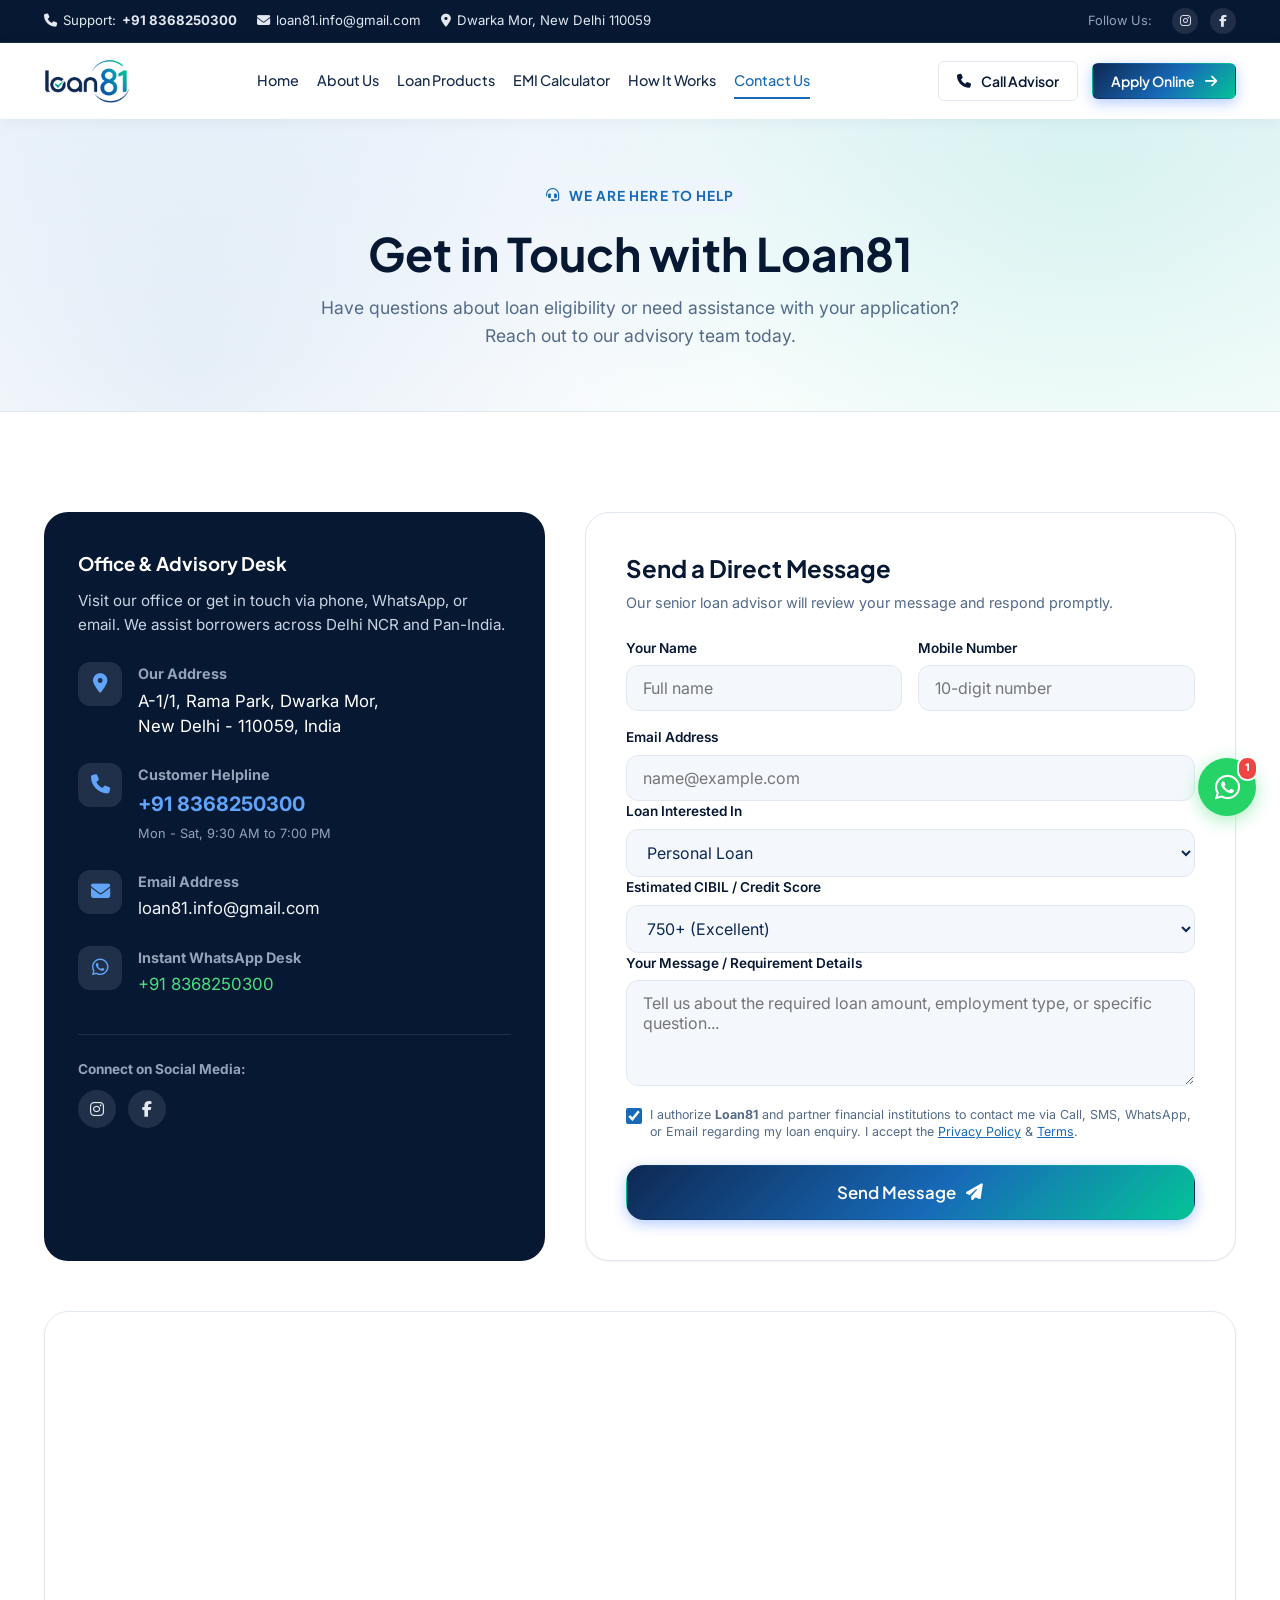
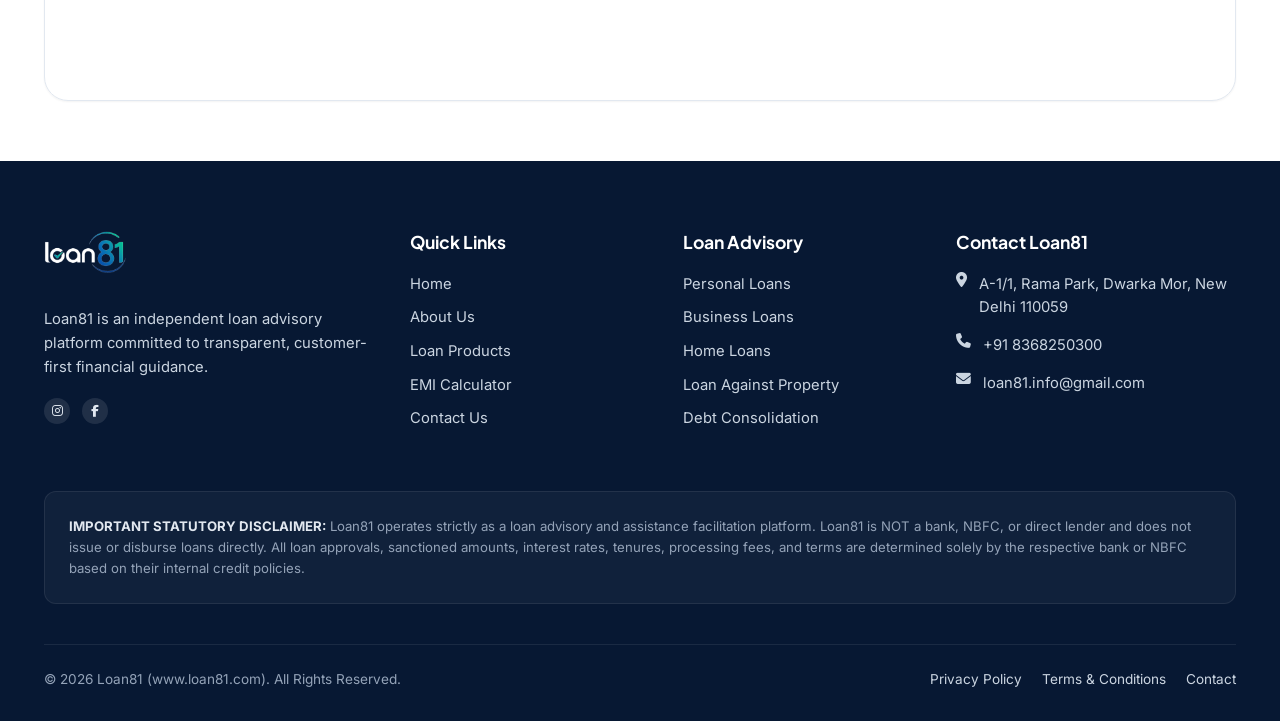
<file: contact.html>
<!DOCTYPE html>
<html lang="en-IN">
<head>
  <meta charset="UTF-8">
  <meta name="viewport" content="width=device-width, initial-scale=1.0, viewport-fit=cover">
  <title>Contact Us | Loan81 - Dwarka Mor, New Delhi</title>
  <meta name="description" content="Get in touch with Loan81 loan advisory team in Dwarka Mor, New Delhi. Call 8368250300 or email loan81.info@gmail.com for personalized loan guidance.">
  <link rel="canonical" href="https://www.loan81.com/contact.html">

  <meta name="theme-color" content="#0E2954">
  <link rel="icon" type="image/png" href="assets/images/favicon-81.png">
  <link rel="apple-touch-icon" href="assets/images/favicon-81.png">
  <link rel="preconnect" href="https://fonts.googleapis.com">
  <link rel="preconnect" href="https://fonts.gstatic.com" crossorigin>
  <link href="https://fonts.googleapis.com/css2?family=Inter:wght@300;400;500;600;700&family=Plus+Jakarta+Sans:wght@400;500;600;700;800&display=swap" rel="stylesheet">
  <link rel="stylesheet" href="https://cdnjs.cloudflare.com/ajax/libs/font-awesome/6.5.1/css/all.min.css">
  <link rel="stylesheet" href="css/style.css?v=3.0">
</head>
<body>

  <!-- TOP BAR -->
  <div class="top-bar">
    <div class="container">
      <div class="top-bar-inner">
        <div class="top-bar-left">
          <div class="top-bar-item">
            <i class="fa-solid fa-phone"></i>
            <span>Support:</span>
            <a href="tel:8368250300"><strong>+91 8368250300</strong></a>
          </div>
          <div class="top-bar-item">
            <i class="fa-solid fa-envelope"></i>
            <a href="mailto:loan81.info@gmail.com">loan81.info@gmail.com</a>
          </div>
          <div class="top-bar-item">
            <i class="fa-solid fa-location-dot"></i>
            <span>Dwarka Mor, New Delhi 110059</span>
          </div>
        </div>
        <div class="top-bar-right">
          <span style="font-size: 0.8rem; color: #94a3b8;">Follow Us:</span>
          <div class="social-links">
            <a href="https://www.instagram.com/loaneightyone?igsh=MTluM3Jwa2EybW1ucg==" target="_blank" rel="noopener" class="social-icon"><i class="fa-brands fa-instagram"></i></a>
            <a href="https://www.facebook.com/share/1DbQH6ae6b/" target="_blank" rel="noopener" class="social-icon"><i class="fa-brands fa-facebook-f"></i></a>
          </div>
        </div>
      </div>
    </div>
  </div>

  <!-- MAIN NAVIGATION -->
  <header class="main-header">
    <div class="container">
      <div class="header-inner">
        <a href="index.html" class="brand-logo" title="Loan81 - Making the Loan Journey Simpler">
          <img src="assets/images/logo.png" alt="Loan81 Logo" class="site-logo" style="height: 44px; width: auto; max-width: 180px;">
        </a>

        <nav class="nav-menu">
          <a href="index.html" class="nav-link">Home</a>
          <a href="about.html" class="nav-link">About Us</a>
          <a href="services.html" class="nav-link">Loan Products</a>
          <a href="calculator.html" class="nav-link">EMI Calculator</a>
          <a href="index.html#how-it-works" class="nav-link">How It Works</a>
          <a href="contact.html" class="nav-link active">Contact Us</a>
        </nav>

        <div class="nav-cta-group">
          <a href="tel:8368250300" class="btn btn-secondary btn-sm"><i class="fa-solid fa-phone"></i> Call Advisor</a>
          <button type="button" class="btn btn-primary btn-sm open-lead-modal" data-loan-type="">Apply Online <i class="fa-solid fa-arrow-right"></i></button>
        </div>

        <!-- Mobile Header Quick Apply & Menu Toggle -->
        <button type="button" class="mobile-header-apply open-lead-modal" data-loan-type="Header Quick Apply" aria-label="Quick Loan Application">
          <i class="fa-solid fa-bolt"></i> Apply
        </button>
        <button class="mobile-toggle" aria-label="Toggle navigation menu">
          <i class="fa-solid fa-bars fa-xl"></i>
        </button>
      </div>
    </div>
  </header>

  <!-- MOBILE OFF-CANVAS DRAWER WITH HIGH-IMPACT CTAs & GRAPHICS -->
  <div id="drawerOverlay" class="drawer-overlay"></div>
  <aside id="mobileDrawer" class="mobile-drawer" aria-label="Mobile Navigation Drawer">
    <div class="drawer-header">
      <a href="index.html" class="drawer-logo" title="Loan81 Home">
        <img src="assets/images/logo.png" alt="Loan81 Logo">
      </a>
      <button id="drawerCloseBtn" class="drawer-close-btn" aria-label="Close menu">
        <i class="fa-solid fa-xmark"></i>
      </button>
    </div>

    <div class="drawer-body">
      <!-- 1. Advisor Live Status Card with Background Mesh Graphic -->
      <div class="drawer-advisor-card">
        <div class="drawer-advisor-avatar">
          <img src="assets/images/hero-advisor.jpg" alt="Loan81 Senior Financial Advisor" loading="lazy">
          <span class="online-indicator" title="Online now"></span>
        </div>
        <div class="drawer-advisor-info">
          <div class="name">Loan81 Advisory Desk <i class="fa-solid fa-circle-check" style="color: #04C398; font-size: 0.75rem;"></i></div>
          <div class="status"><span class="pulse-dot"></span> Online • Free Guidance</div>
        </div>
        <a href="https://wa.me/918368250300?text=Hello%20Loan81!%20I%20need%20expert%20loan%20guidance." target="_blank" rel="noopener" class="drawer-advisor-btn" title="Chat on WhatsApp">
          <i class="fa-brands fa-whatsapp"></i>
        </a>
      </div>

      <!-- 2. Mini App-Style Quick Actions -->
      <div class="drawer-quick-actions-row">
        <button type="button" class="drawer-action-tile open-lead-modal" data-loan-type="Quick Apply">
          <i class="fa-solid fa-bolt"></i>
          <span>Check Eligibility</span>
          <small>60 Secs</small>
        </button>
        <a href="calculator.html" class="drawer-action-tile">
          <i class="fa-solid fa-calculator"></i>
          <span>EMI Calculator</span>
          <small>Instant</small>
        </a>
      </div>

      <!-- 3. Main Navigation Links -->
      <div class="drawer-nav-section">
        <div class="drawer-section-title">Navigation</div>
        <ul class="drawer-nav-list">
          <li>
            <a href="index.html" class="drawer-nav-link">
              <span class="drawer-nav-icon"><i class="fa-solid fa-house"></i></span>
              <span class="drawer-nav-text">Home</span>
              <i class="fa-solid fa-chevron-right drawer-chevron"></i>
            </a>
          </li>
          <li>
            <a href="about.html" class="drawer-nav-link">
              <span class="drawer-nav-icon"><i class="fa-solid fa-shield-halved"></i></span>
              <span class="drawer-nav-text">About Us</span>
              <i class="fa-solid fa-chevron-right drawer-chevron"></i>
            </a>
          </li>
          <li>
            <a href="services.html" class="drawer-nav-link">
              <span class="drawer-nav-icon"><i class="fa-solid fa-layer-group"></i></span>
              <span class="drawer-nav-text">Loan Products</span>
              <span class="drawer-badge">40+ Banks</span>
              <i class="fa-solid fa-chevron-right drawer-chevron"></i>
            </a>
          </li>
          <li>
            <a href="calculator.html" class="drawer-nav-link">
              <span class="drawer-nav-icon"><i class="fa-solid fa-calculator"></i></span>
              <span class="drawer-nav-text">EMI Calculator</span>
              <span class="drawer-badge teal">Live Tool</span>
              <i class="fa-solid fa-chevron-right drawer-chevron"></i>
            </a>
          </li>
          <li>
            <a href="index.html#how-it-works" class="drawer-nav-link">
              <span class="drawer-nav-icon"><i class="fa-solid fa-route"></i></span>
              <span class="drawer-nav-text">How It Works</span>
              <i class="fa-solid fa-chevron-right drawer-chevron"></i>
            </a>
          </li>
          <li>
            <a href="contact.html" class="drawer-nav-link active">
              <span class="drawer-nav-icon"><i class="fa-solid fa-headset"></i></span>
              <span class="drawer-nav-text">Contact Us</span>
              <i class="fa-solid fa-chevron-right drawer-chevron"></i>
            </a>
          </li>
        </ul>
      </div>

      <!-- 4. Quick Loan Categories Chips with Rate Info -->
      <div class="drawer-quick-products">
        <div class="drawer-section-title">Popular Loan Services</div>
        <div class="drawer-product-chips">
          <a href="services.html#home" class="drawer-chip">
            <i class="fa-solid fa-house-chimney"></i>
            <div>
              <span>Home Loan</span>
              <small>From 8.40%</small>
            </div>
          </a>
          <a href="services.html#personal" class="drawer-chip">
            <i class="fa-solid fa-user-shield"></i>
            <div>
              <span>Personal Loan</span>
              <small>From 10.49%</small>
            </div>
          </a>
          <a href="services.html#business" class="drawer-chip">
            <i class="fa-solid fa-briefcase"></i>
            <div>
              <span>Business Loan</span>
              <small>Up to ₹1 Cr</small>
            </div>
          </a>
          <a href="services.html#lap" class="drawer-chip">
            <i class="fa-solid fa-building"></i>
            <div>
              <span>Loan vs Property</span>
              <small>Lowest EMI</small>
            </div>
          </a>
        </div>
      </div>

      <!-- 5. High-Impact CTA Banner Card with Watermark Graphic -->
      <div class="drawer-cta-banner">
        <div class="drawer-cta-tag"><i class="fa-solid fa-bolt"></i> FAST IN-PRINCIPLE APPROVAL</div>
        <h4>Compare 40+ Premier Banks & NBFCs</h4>
        <p>Get customized loan offers at lowest interest rates with 100% zero upfront charges.</p>
        <button type="button" class="btn btn-primary btn-block open-lead-modal" data-loan-type="General Loan Inquiry">
          Check Instant Eligibility <i class="fa-solid fa-arrow-right"></i>
        </button>
      </div>

      <!-- 6. Quick Direct Contact Box & Office Details -->
      <div class="drawer-contact-box">
        <div class="drawer-section-title">Immediate Advisor Help</div>
        <div class="drawer-contact-btns">
          <a href="tel:8368250300" class="drawer-contact-btn phone">
            <i class="fa-solid fa-phone"></i>
            <span>Call: +91 8368250300</span>
          </a>
          <a href="https://wa.me/918368250300?text=Hello%20Loan81!%20I%20need%20quick%20loan%20guidance." target="_blank" rel="noopener" class="drawer-contact-btn whatsapp">
            <i class="fa-brands fa-whatsapp"></i>
            <span>WhatsApp Senior Advisor</span>
          </a>
        </div>
        <div class="drawer-office-note">
          <i class="fa-solid fa-location-dot"></i> A-1/1, Rama Park, Dwarka Mor, New Delhi 110059
        </div>
      </div>
    </div>
  </aside>

  <!-- PAGE HERO -->
  <section class="page-hero">
    <div class="container">
      <span class="section-tag"><i class="fa-solid fa-headset"></i> We Are Here to Help</span>
      <h1>Get in Touch with Loan81</h1>
      <p>Have questions about loan eligibility or need assistance with your application? Reach out to our advisory team today.</p>
    </div>
  </section>

  <!-- CONTACT GRID SECTION -->
  <section class="content-block">
    <div class="container">
      <div class="contact-grid">
        <!-- Left: Contact Details Card -->
        <div class="contact-info-card">
          <h3>Office & Advisory Desk</h3>
          <p style="color: #cbd5e1; font-size: 0.95rem; line-height: 1.6;">
            Visit our office or get in touch via phone, WhatsApp, or email. We assist borrowers across Delhi NCR and Pan-India.
          </p>

          <div class="contact-detail-row">
            <div class="contact-icon-box">
              <i class="fa-solid fa-location-dot"></i>
            </div>
            <div>
              <strong style="display: block; font-size: 0.9rem; color: #94a3b8;">Our Address</strong>
              <span style="font-size: 1.05rem; line-height: 1.5; display: block; margin-top: 4px;">
                A-1/1, Rama Park, Dwarka Mor,<br>
                New Delhi - 110059, India
              </span>
            </div>
          </div>

          <div class="contact-detail-row">
            <div class="contact-icon-box">
              <i class="fa-solid fa-phone"></i>
            </div>
            <div>
              <strong style="display: block; font-size: 0.9rem; color: #94a3b8;">Customer Helpline</strong>
              <a href="tel:8368250300" style="font-size: 1.25rem; font-weight: 700; color: #60a5fa; display: block; margin-top: 2px;">+91 8368250300</a>
              <span style="font-size: 0.8rem; color: #94a3b8;">Mon - Sat, 9:30 AM to 7:00 PM</span>
            </div>
          </div>

          <div class="contact-detail-row">
            <div class="contact-icon-box">
              <i class="fa-solid fa-envelope"></i>
            </div>
            <div>
              <strong style="display: block; font-size: 0.9rem; color: #94a3b8;">Email Address</strong>
              <a href="mailto:loan81.info@gmail.com" style="font-size: 1.05rem; color: #f1f5f9; display: block; margin-top: 2px;">loan81.info@gmail.com</a>
            </div>
          </div>

          <div class="contact-detail-row">
            <div class="contact-icon-box">
              <i class="fa-brands fa-whatsapp"></i>
            </div>
            <div>
              <strong style="display: block; font-size: 0.9rem; color: #94a3b8;">Instant WhatsApp Desk</strong>
              <a href="https://wa.me/918368250300?text=Hello%20Loan81!%20I%20need%20assistance." target="_blank" rel="noopener" style="font-size: 1.05rem; color: #4ade80; display: block; margin-top: 2px;">+91 8368250300</a>
            </div>
          </div>

          <div style="margin-top: 36px; padding-top: 24px; border-top: 1px solid rgba(255, 255, 255, 0.1);">
            <strong style="display: block; font-size: 0.85rem; color: #94a3b8; margin-bottom: 10px;">Connect on Social Media:</strong>
            <div class="social-links">
              <a href="https://www.instagram.com/loaneightyone?igsh=MTluM3Jwa2EybW1ucg==" target="_blank" rel="noopener" class="social-icon" style="width: 38px; height: 38px; font-size: 1rem;"><i class="fa-brands fa-instagram"></i></a>
              <a href="https://www.facebook.com/share/1DbQH6ae6b/" target="_blank" rel="noopener" class="social-icon" style="width: 38px; height: 38px; font-size: 1rem;"><i class="fa-brands fa-facebook-f"></i></a>
            </div>
          </div>
        </div>

        <!-- Right: Inquiry Form Card -->
        <div class="contact-form-card">
          <h3 style="font-size: 1.5rem; margin-bottom: 8px;">Send a Direct Message</h3>
          <p style="color: var(--color-text-muted); font-size: 0.9rem; margin-bottom: 24px;">Our senior loan advisor will review your message and respond promptly.</p>

          <form id="contactPageForm">
            <div class="contact-form-row">
              <div class="form-group">
                <label class="form-label" for="contactName">Your Name</label>
                <input type="text" id="contactName" class="form-control" placeholder="Full name" required>
              </div>
              <div class="form-group">
                <label class="form-label" for="contactPhone">Mobile Number</label>
                <input type="tel" id="contactPhone" class="form-control" placeholder="10-digit number" pattern="[0-9]{10}" required>
              </div>
            </div>

            <div class="form-group">
              <label class="form-label" for="contactEmail">Email Address</label>
              <input type="email" id="contactEmail" class="form-control" placeholder="name@example.com" required>
            </div>

            <div class="form-group">
              <label class="form-label" for="contactLoanType">Loan Interested In</label>
              <select id="contactLoanType" class="form-control">
                <option value="Personal Loan">Personal Loan</option>
                <option value="Business Loan">Business Loan</option>
                <option value="Home Loan">Home Loan</option>
                <option value="Loan Against Property">Loan Against Property</option>
                <option value="Debt Consolidation">Debt Consolidation</option>
                <option value="General Query">General Query / Other</option>
              </select>
            </div>

            <div class="form-group">
              <label class="form-label" for="contactCibil">Estimated CIBIL / Credit Score</label>
              <select id="contactCibil" class="form-control">
                <option value="750+" selected>750+ (Excellent)</option>
                <option value="700-749">700 - 749 (Good)</option>
                <option value="650-699">650 - 699 (Fair / Average)</option>
                <option value="Below 650">Below 650 (Poor / Needs Co-applicant)</option>
                <option value="New to Credit">No CIBIL / New to Credit</option>
              </select>
            </div>

            <div class="form-group">
              <label class="form-label" for="contactMessage">Your Message / Requirement Details</label>
              <textarea id="contactMessage" class="form-control" rows="4" placeholder="Tell us about the required loan amount, employment type, or specific question..." required></textarea>
            </div>

            <div class="form-group" style="margin-top: 12px; margin-bottom: 14px; display: flex; align-items: flex-start; gap: 8px;">
              <input type="checkbox" id="contactConsent" class="form-check-input" checked required style="margin-top: 2px; accent-color: var(--color-primary-blue); width: 16px; height: 16px; cursor: pointer; flex-shrink: 0;">
              <label for="contactConsent" style="font-size: 0.78rem; line-height: 1.4; color: var(--color-text-muted); cursor: pointer; margin-bottom: 0;">
                I authorize <strong>Loan81</strong> and partner financial institutions to contact me via Call, SMS, WhatsApp, or Email regarding my loan enquiry. I accept the <a href="privacy-policy.html" target="_blank" style="color: var(--color-primary-blue); text-decoration: underline;">Privacy Policy</a> & <a href="terms-conditions.html" target="_blank" style="color: var(--color-primary-blue); text-decoration: underline;">Terms</a>.
              </label>
            </div>

            <button type="submit" class="btn btn-primary btn-block btn-lg" style="margin-top: 10px;">
              Send Message <i class="fa-solid fa-paper-plane"></i>
            </button>
          </form>
        </div>
      </div>

      <!-- MAP EMBED SECTION -->
      <div style="margin-top: 50px; border-radius: var(--radius-xl); overflow: hidden; border: 1px solid var(--color-border); box-shadow: var(--shadow-sm);">
        <iframe 
          title="Loan81 Office Location - Dwarka Mor, New Delhi" 
          src="https://maps.google.com/maps?q=Rama+Park,+Dwarka+Mor,+New+Delhi+110059&t=&z=15&ie=UTF8&iwloc=&output=embed" 
          width="100%" 
          height="380" 
          style="border:0;" 
          allowfullscreen="" 
          loading="lazy">
        </iframe>
      </div>
    </div>
  </section>

  <!-- FOOTER -->
  <footer class="main-footer">
    <div class="container">
      <div class="footer-grid">
        <div class="footer-col footer-about">
          <a href="index.html" class="brand-logo" title="Loan81 Home">
            <img src="assets/images/logo-white.png" alt="Loan81 Logo" class="footer-logo" style="height: 42px; width: auto; max-width: 180px;">
          </a>
          <p>Loan81 is an independent loan advisory platform committed to transparent, customer-first financial guidance.</p>
          <div class="social-links" style="margin-top: 18px;">
            <a href="https://www.instagram.com/loaneightyone?igsh=MTluM3Jwa2EybW1ucg==" target="_blank" rel="noopener" class="social-icon"><i class="fa-brands fa-instagram"></i></a>
            <a href="https://www.facebook.com/share/1DbQH6ae6b/" target="_blank" rel="noopener" class="social-icon"><i class="fa-brands fa-facebook-f"></i></a>
          </div>
        </div>

        <div class="footer-col">
          <h4>Quick Links</h4>
          <ul class="footer-links">
            <li><a href="index.html">Home</a></li>
            <li><a href="about.html">About Us</a></li>
            <li><a href="services.html">Loan Products</a></li>
            <li><a href="calculator.html">EMI Calculator</a></li>
            <li><a href="contact.html">Contact Us</a></li>
          </ul>
        </div>

        <div class="footer-col">
          <h4>Loan Advisory</h4>
          <ul class="footer-links">
            <li><a href="services.html#personal">Personal Loans</a></li>
            <li><a href="services.html#business">Business Loans</a></li>
            <li><a href="services.html#home">Home Loans</a></li>
            <li><a href="services.html#lap">Loan Against Property</a></li>
            <li><a href="services.html#consolidation">Debt Consolidation</a></li>
          </ul>
        </div>

        <div class="footer-col">
          <h4>Contact Loan81</h4>
          <div class="footer-contact-item">
            <i class="fa-solid fa-location-dot"></i>
            <span>A-1/1, Rama Park, Dwarka Mor, New Delhi 110059</span>
          </div>
          <div class="footer-contact-item">
            <i class="fa-solid fa-phone"></i>
            <a href="tel:8368250300">+91 8368250300</a>
          </div>
          <div class="footer-contact-item">
            <i class="fa-solid fa-envelope"></i>
            <a href="mailto:loan81.info@gmail.com">loan81.info@gmail.com</a>
          </div>
        </div>
      </div>

      <div class="footer-disclaimer-box">
        <strong>IMPORTANT STATUTORY DISCLAIMER:</strong> Loan81 operates strictly as a loan advisory and assistance facilitation platform. Loan81 is NOT a bank, NBFC, or direct lender and does not issue or disburse loans directly. All loan approvals, sanctioned amounts, interest rates, tenures, processing fees, and terms are determined solely by the respective bank or NBFC based on their internal credit policies.
      </div>

      <div class="footer-bottom">
        <div>&copy; 2026 Loan81 (www.loan81.com). All Rights Reserved.</div>
        <div class="footer-bottom-links">
          <a href="privacy-policy.html">Privacy Policy</a>
          <a href="terms-conditions.html">Terms & Conditions</a>
          <a href="contact.html">Contact</a>
        </div>
      </div>
    </div>
  </footer>

  <!-- FLOATING WHATSAPP -->
  <a href="https://wa.me/918368250300?text=Hello%20Loan81!%20I%20am%20contacting%20you%20from%20your%20website." target="_blank" rel="noopener" class="floating-whatsapp" title="Chat on WhatsApp">
    <i class="fa-brands fa-whatsapp"></i>
    <span class="badge">1</span>
  </a>

  <!-- Master JavaScript -->
  <script src="js/main.js?v=3.2"></script>
</body>
</html>
</file>
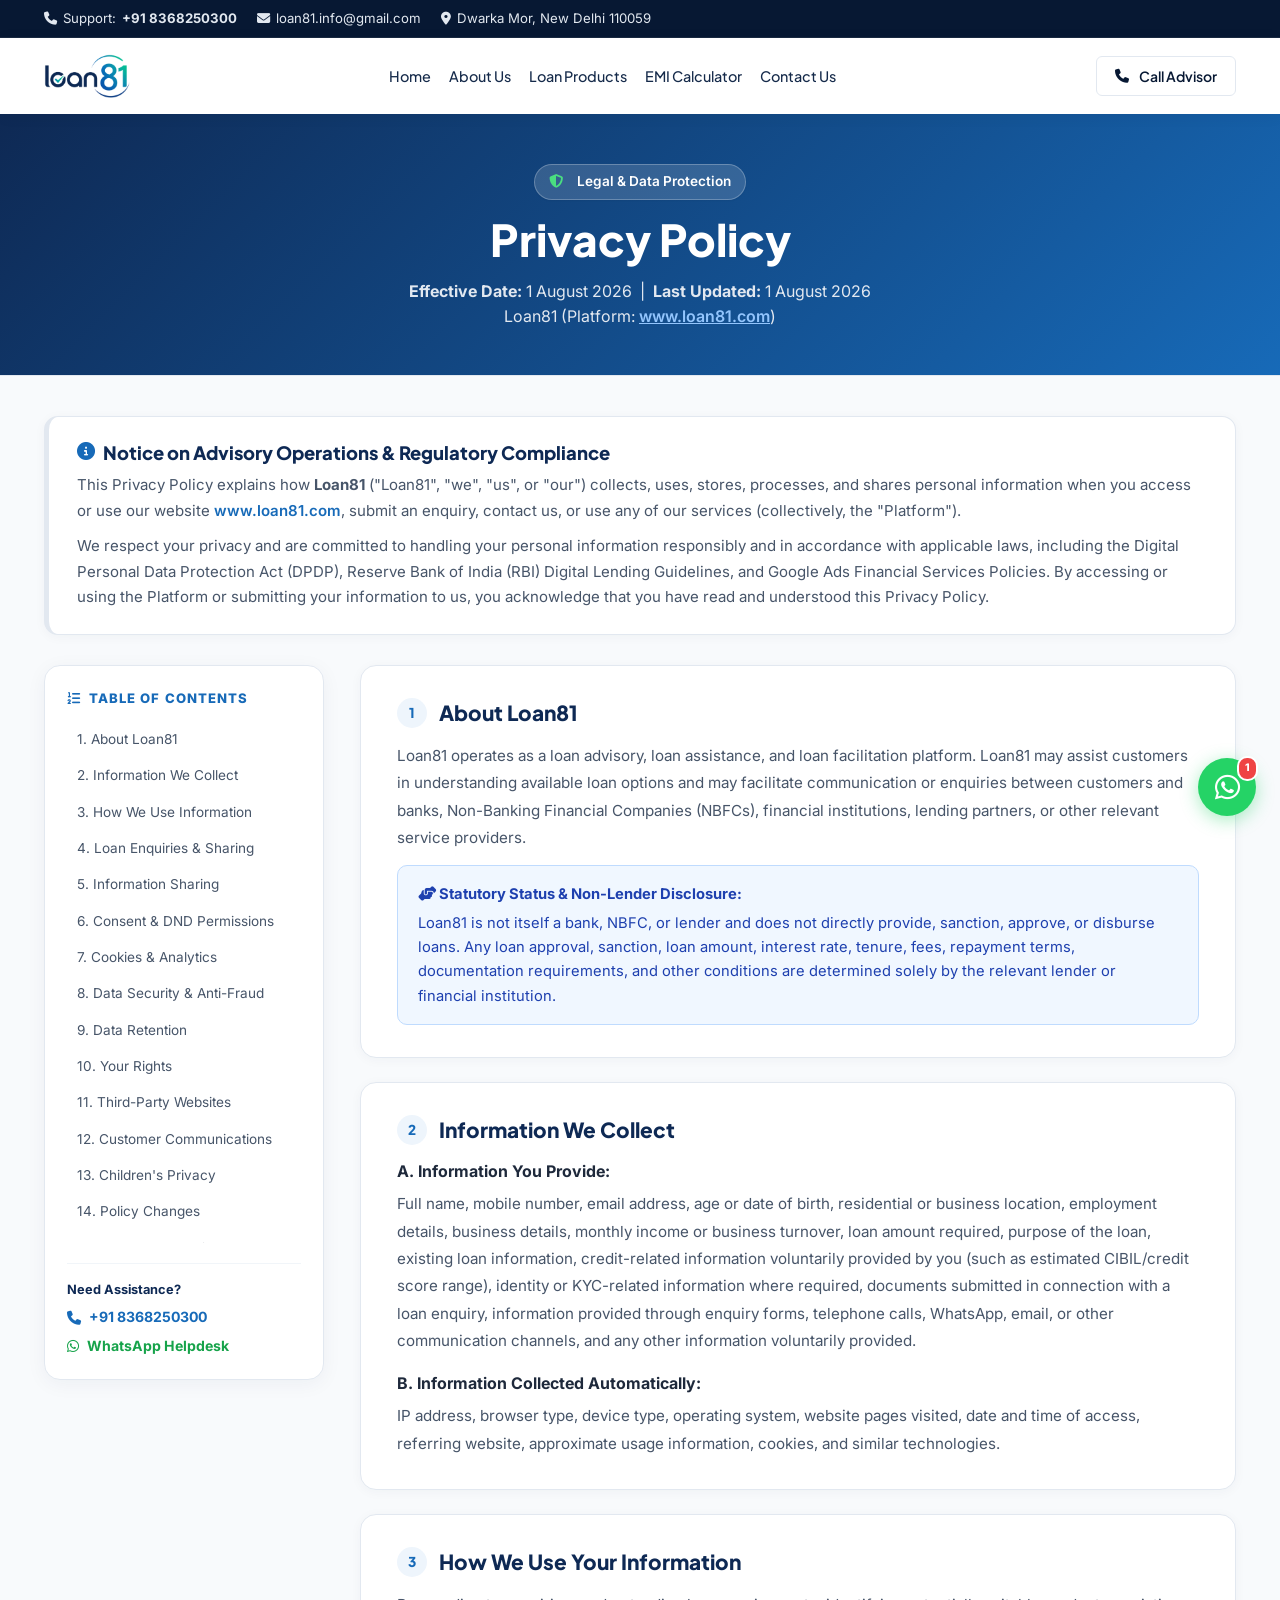
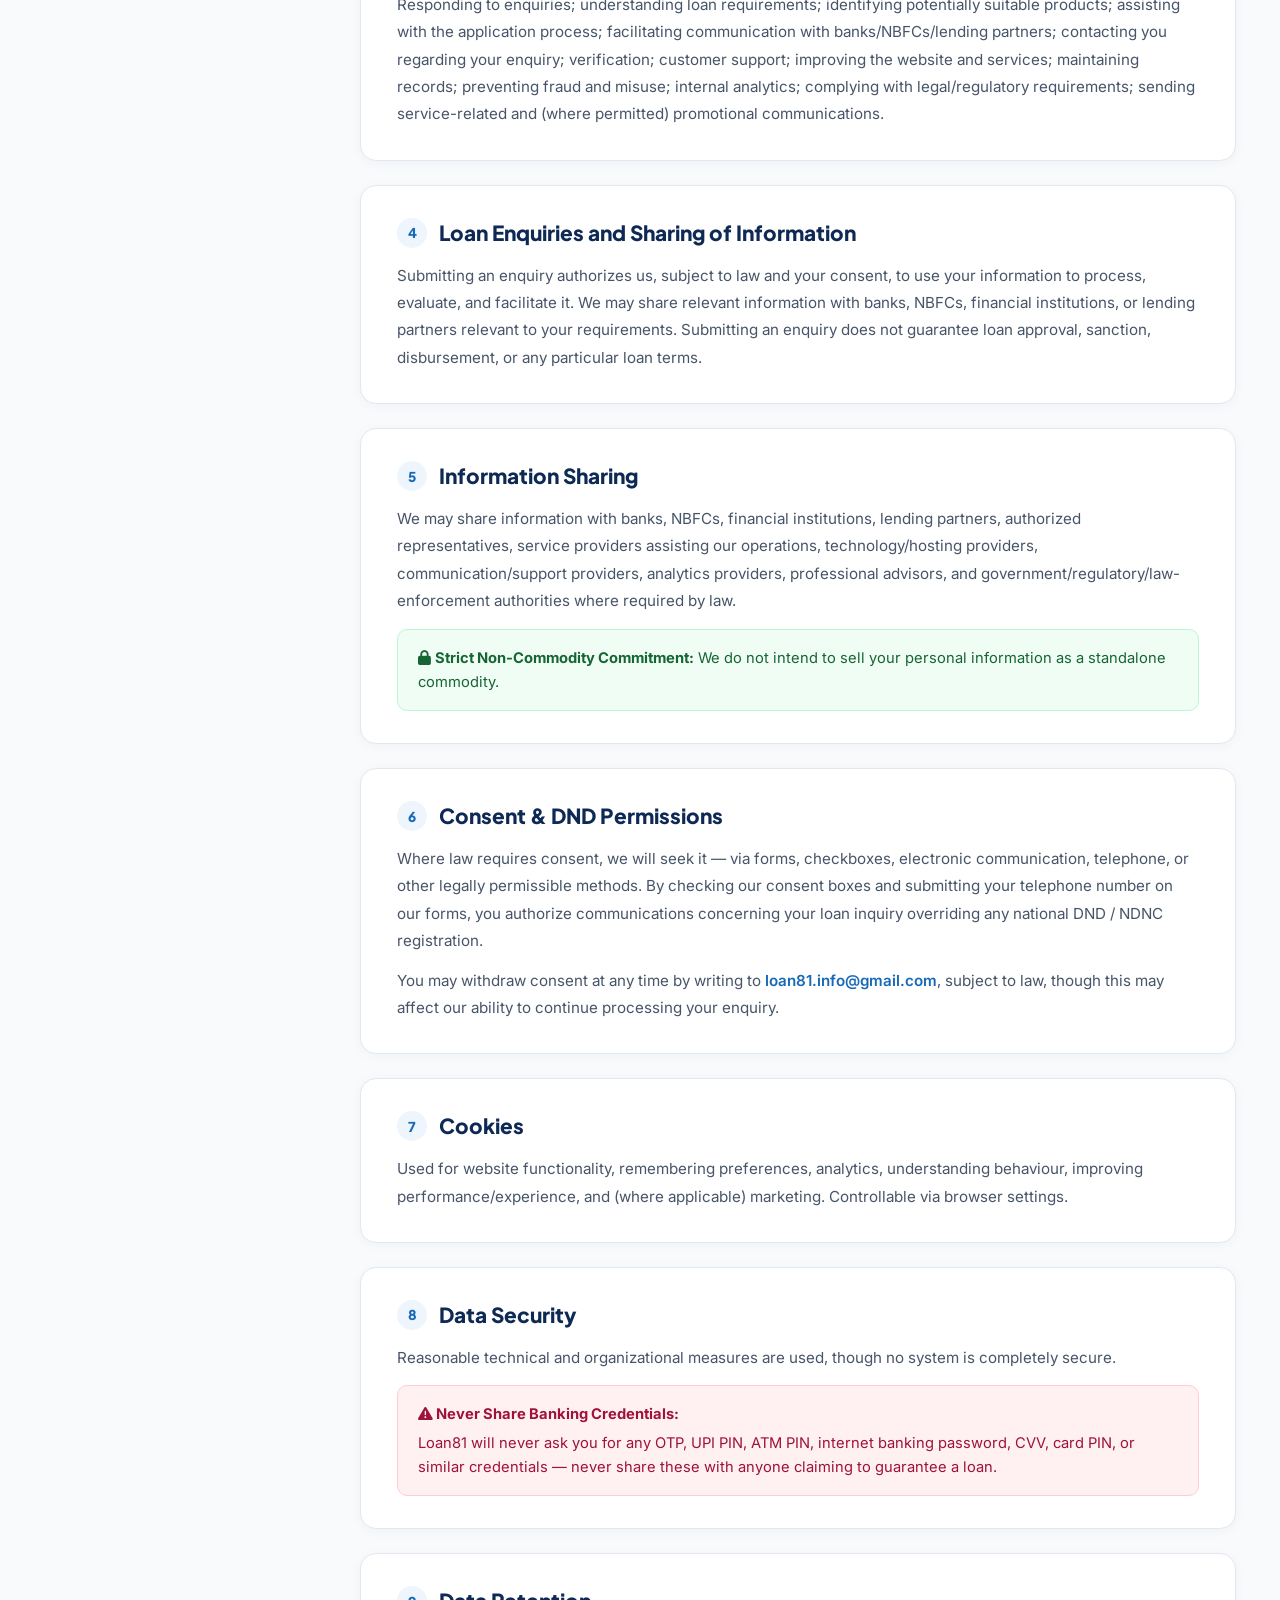
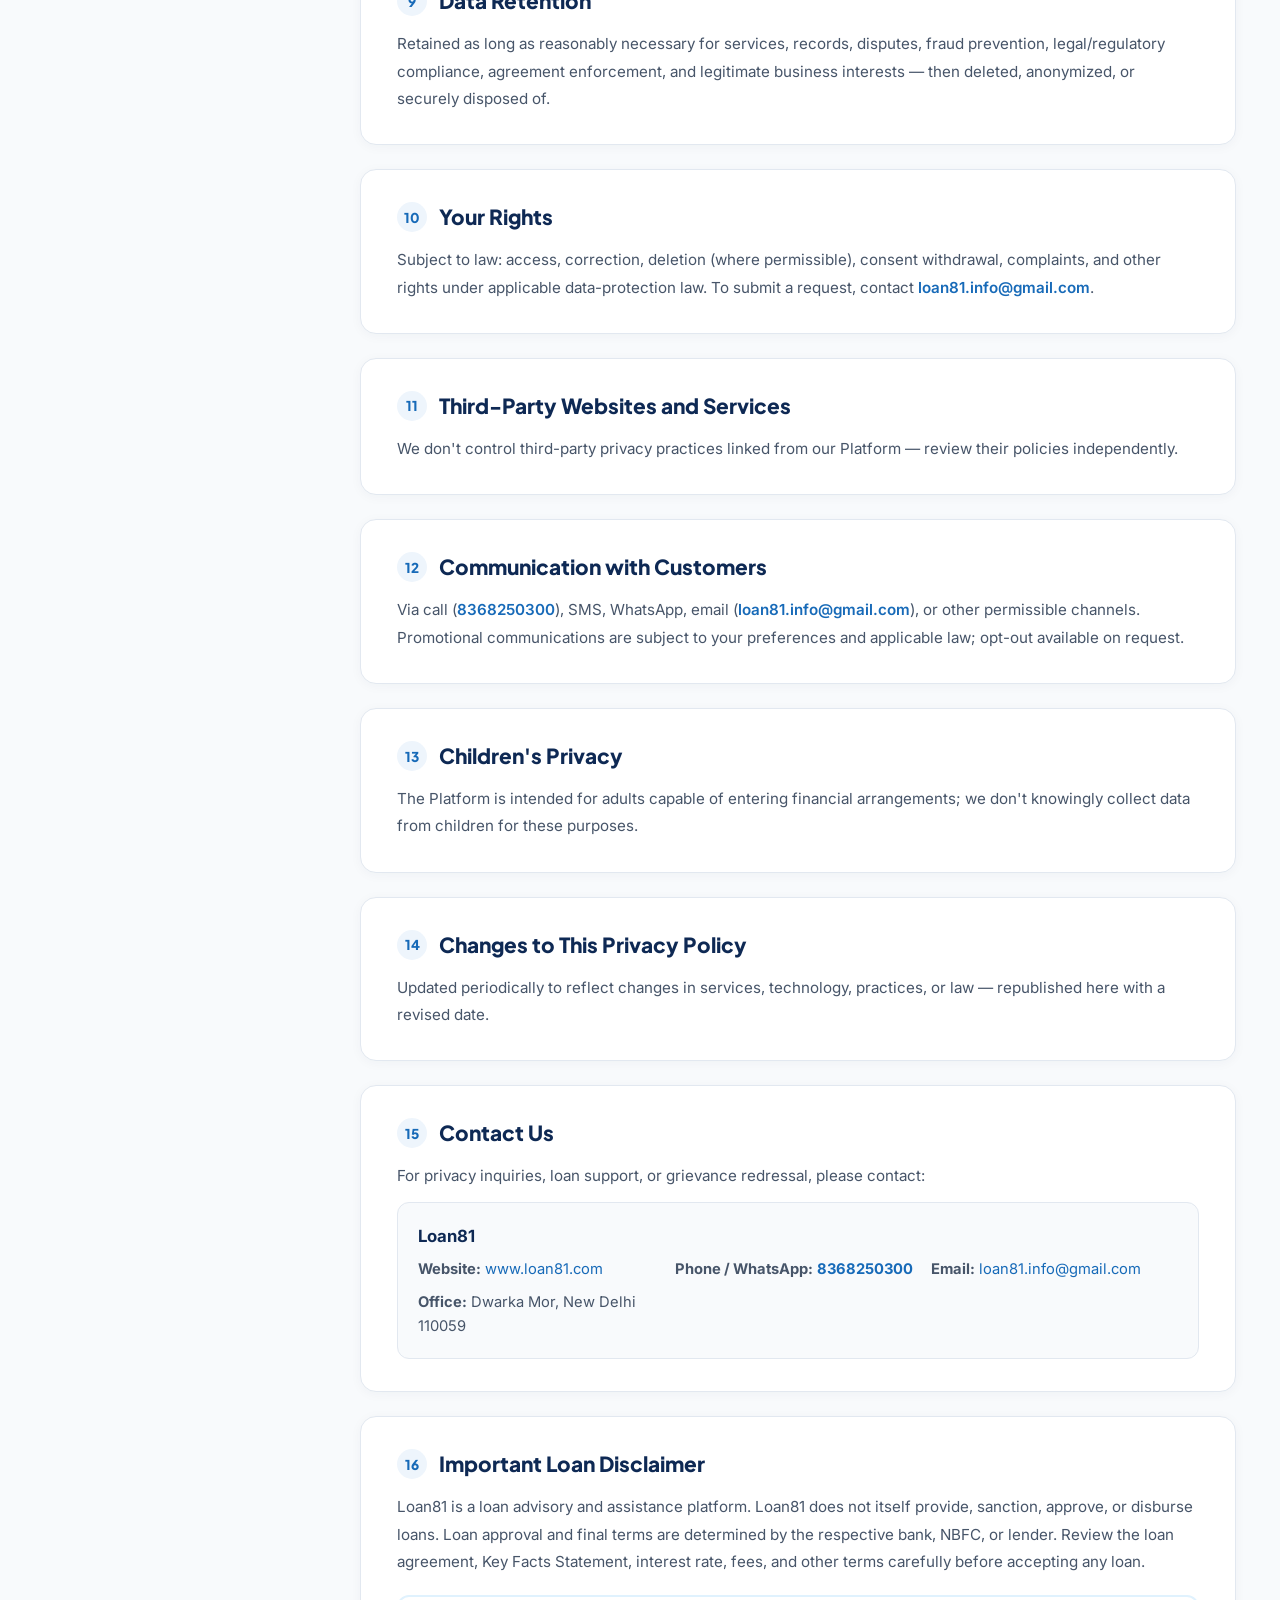
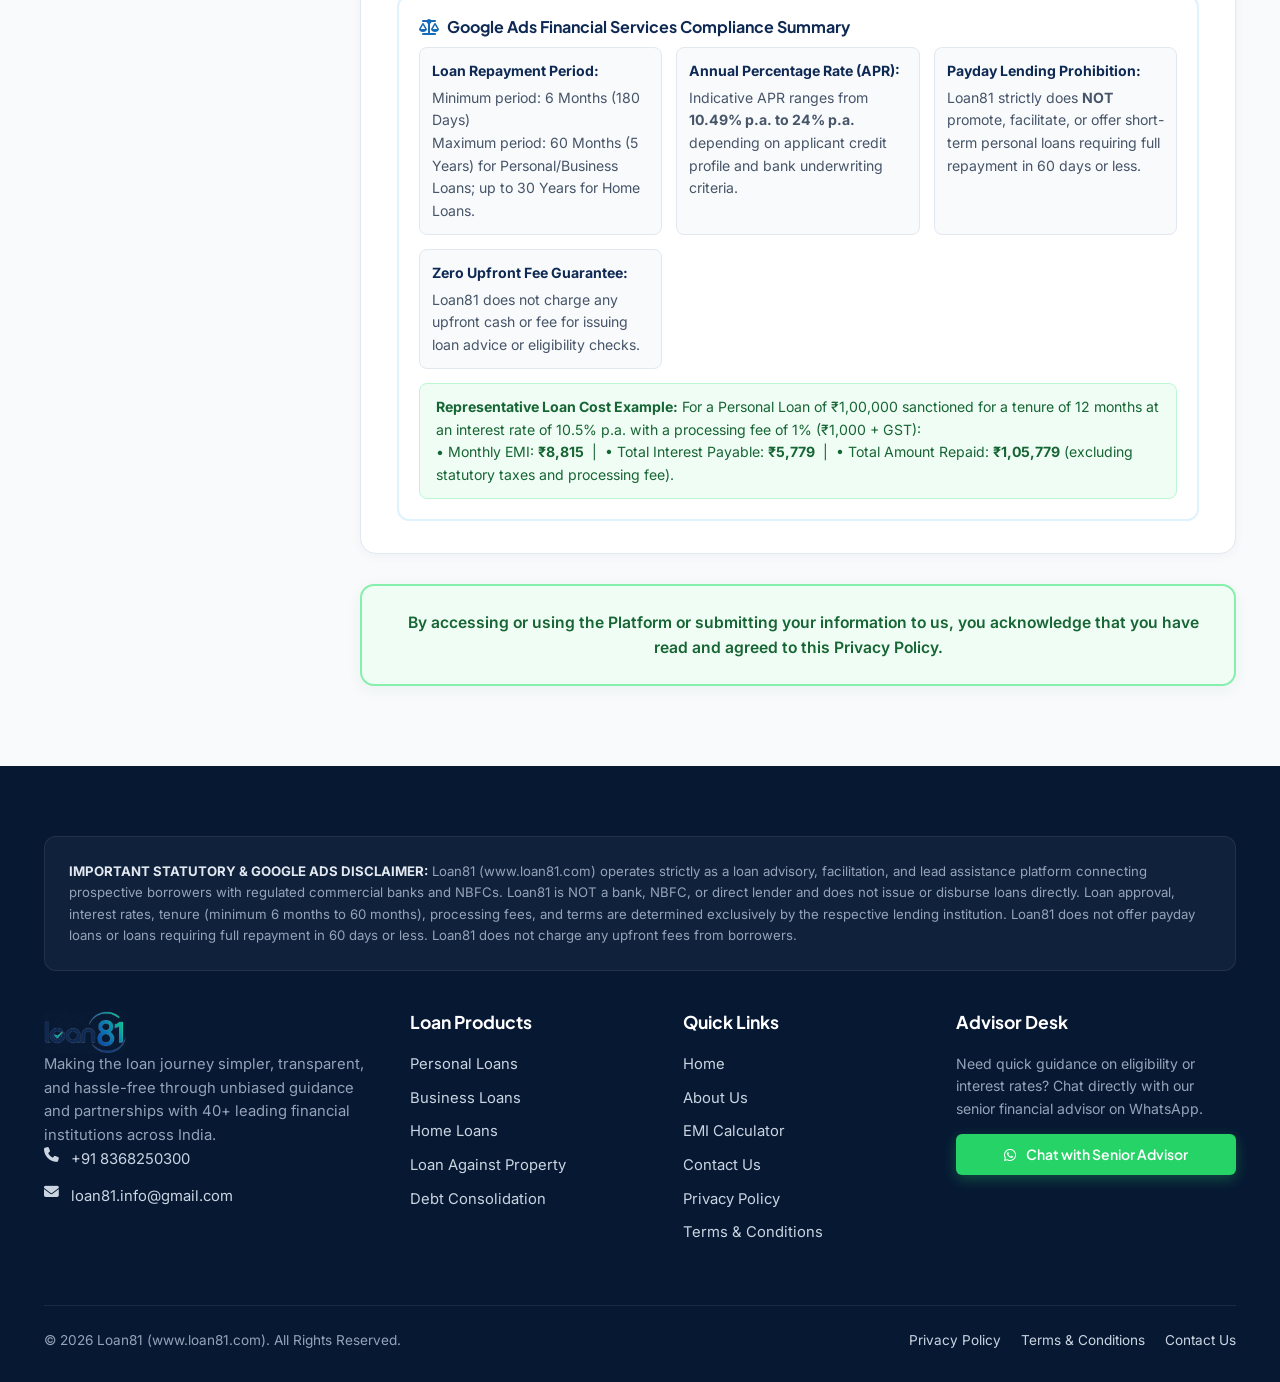
<file: privacy-policy.html>
<!DOCTYPE html>
<html lang="en-IN">
<head>
  <meta charset="UTF-8">
  <meta name="viewport" content="width=device-width, initial-scale=1.0, viewport-fit=cover">
  <title>Privacy Policy | Loan81 - Official Loan Advisory & Assistance</title>
  <meta name="description" content="Official Privacy Policy for Loan81 (www.loan81.com). Learn how we collect, protect, process, and respect your personal and financial information in compliance with RBI guidelines and Google Ads financial policies.">
  <link rel="canonical" href="https://www.loan81.com/privacy-policy.html">

  <meta name="theme-color" content="#0E2954">
  <link rel="icon" type="image/png" href="assets/images/favicon-81.png">
  <link rel="apple-touch-icon" href="assets/images/favicon-81.png">
  <link rel="preconnect" href="https://fonts.googleapis.com">
  <link rel="preconnect" href="https://fonts.gstatic.com" crossorigin>
  <link href="https://fonts.googleapis.com/css2?family=Inter:wght@300;400;500;600;700&family=Plus+Jakarta+Sans:wght@400;500;600;700;800&display=swap" rel="stylesheet">
  <link rel="stylesheet" href="https://cdnjs.cloudflare.com/ajax/libs/font-awesome/6.5.1/css/all.min.css">
  <link rel="stylesheet" href="css/style.css?v=3.3">

  <style>
    /* Privacy Policy Dedicated Page Styling */
    .privacy-layout {
      display: grid;
      grid-template-columns: 280px 1fr;
      gap: 36px;
      align-items: flex-start;
      margin-top: 30px;
    }

    .privacy-sidebar {
      position: sticky;
      top: 90px;
      background: #ffffff;
      border: 1px solid #e2e8f0;
      border-radius: 16px;
      padding: 22px;
      box-shadow: 0 4px 20px rgba(14, 41, 84, 0.05);
    }

    .privacy-sidebar-title {
      font-size: 0.82rem;
      font-weight: 800;
      text-transform: uppercase;
      letter-spacing: 0.08em;
      color: var(--color-primary-blue);
      margin-bottom: 14px;
      display: flex;
      align-items: center;
      gap: 8px;
    }

    .privacy-toc-list {
      list-style: none;
      padding: 0;
      margin: 0;
      display: flex;
      flex-direction: column;
      gap: 4px;
      max-height: 520px;
      overflow-y: auto;
      padding-right: 4px;
    }

    .privacy-toc-list::-webkit-scrollbar {
      width: 4px;
    }
    .privacy-toc-list::-webkit-scrollbar-thumb {
      background: #cbd5e1;
      border-radius: 4px;
    }

    .privacy-toc-link {
      display: block;
      padding: 7px 10px;
      font-size: 0.85rem;
      color: #475569;
      border-radius: 8px;
      text-decoration: none;
      transition: all 0.2s ease;
      line-height: 1.35;
    }

    .privacy-toc-link:hover {
      background: var(--color-primary-light);
      color: var(--color-primary-blue);
      transform: translateX(3px);
    }

    .privacy-sidebar-contact {
      margin-top: 20px;
      padding-top: 16px;
      border-top: 1px solid #f1f5f9;
    }

    .privacy-section-card {
      background: #ffffff;
      border: 1px solid #e2e8f0;
      border-radius: 16px;
      padding: 32px 36px;
      margin-bottom: 24px;
      box-shadow: 0 2px 12px rgba(14, 41, 84, 0.04);
      scroll-margin-top: 100px;
    }

    .privacy-section-card h2 {
      font-size: 1.3rem;
      color: var(--color-primary-navy);
      margin-bottom: 14px;
      display: flex;
      align-items: center;
      gap: 12px;
      font-weight: 800;
    }

    .privacy-num-badge {
      width: 30px;
      height: 30px;
      border-radius: 50%;
      background: var(--color-primary-light);
      color: var(--color-primary-blue);
      font-size: 0.85rem;
      font-weight: 800;
      display: inline-flex;
      align-items: center;
      justify-content: center;
      flex-shrink: 0;
    }

    .privacy-section-card p {
      color: #475569;
      line-height: 1.8;
      font-size: 0.95rem;
      margin-bottom: 12px;
    }

    .privacy-section-card p:last-child {
      margin-bottom: 0;
    }

    .privacy-callout-box {
      border-radius: 10px;
      padding: 16px 20px;
      margin-top: 14px;
      font-size: 0.92rem;
      line-height: 1.65;
    }

    .callout-blue {
      background: #f0f7ff;
      border: 1px solid #bfdbfe;
      color: #1e40af;
    }

    .callout-green {
      background: #f0fdf4;
      border: 1px solid #bbf7d0;
      color: #166534;
    }

    .callout-rose {
      background: #fff1f2;
      border: 1px solid #fecdd3;
      color: #9f1239;
    }

    .privacy-agreement-card {
      background: #f0fdf4;
      border: 2px solid #86efac;
      border-radius: 14px;
      padding: 24px;
      text-align: center;
      color: #166534;
      font-size: 0.98rem;
      font-weight: 600;
      margin-top: 30px;
      box-shadow: 0 4px 15px rgba(22, 101, 52, 0.06);
    }

    @media (max-width: 991px) {
      .privacy-layout {
        grid-template-columns: 1fr;
        gap: 20px;
      }
      .privacy-sidebar {
        position: static;
        margin-bottom: 10px;
      }
      .privacy-toc-list {
        max-height: 220px;
      }
      .privacy-section-card {
        padding: 24px 20px;
      }
    }
  </style>
</head>
<body>

  <!-- TOP BAR -->
  <div class="top-bar">
    <div class="container">
      <div class="top-bar-inner">
        <div class="top-bar-left">
          <div class="top-bar-item">
            <i class="fa-solid fa-phone"></i>
            <span>Support:</span>
            <a href="tel:8368250300"><strong>+91 8368250300</strong></a>
          </div>
          <div class="top-bar-item">
            <i class="fa-solid fa-envelope"></i>
            <a href="mailto:loan81.info@gmail.com">loan81.info@gmail.com</a>
          </div>
          <div class="top-bar-item">
            <i class="fa-solid fa-location-dot"></i>
            <span>Dwarka Mor, New Delhi 110059</span>
          </div>
        </div>
      </div>
    </div>
  </div>

  <!-- MAIN NAVIGATION -->
  <header class="main-header">
    <div class="container">
      <div class="header-inner">
        <a href="index.html" class="brand-logo" title="Loan81 - Making the Loan Journey Simpler">
          <img src="assets/images/logo.png" alt="Loan81 Logo" class="site-logo" style="height: 44px; width: auto; max-width: 180px;">
        </a>

        <nav class="nav-menu">
          <a href="index.html" class="nav-link">Home</a>
          <a href="about.html" class="nav-link">About Us</a>
          <a href="services.html" class="nav-link">Loan Products</a>
          <a href="calculator.html" class="nav-link">EMI Calculator</a>
          <a href="contact.html" class="nav-link">Contact Us</a>
        </nav>

        <div class="nav-cta-group">
          <a href="tel:8368250300" class="btn btn-secondary btn-sm" style="display: inline-flex;">
            <i class="fa-solid fa-phone"></i> Call Advisor
          </a>
        </div>

        <button class="mobile-toggle" aria-label="Toggle navigation menu">
          <i class="fa-solid fa-bars fa-xl"></i>
        </button>
      </div>
    </div>
  </header>

  <!-- MOBILE OFF-CANVAS DRAWER -->
  <div id="drawerOverlay" class="drawer-overlay"></div>
  <aside id="mobileDrawer" class="mobile-drawer" aria-label="Mobile Navigation Drawer">
    <!-- Drawer Header -->
    <div class="drawer-header">
      <a href="index.html" class="drawer-logo" title="Loan81 Home">
        <img src="assets/images/logo.png" alt="Loan81 Logo">
      </a>
      <button id="drawerCloseBtn" class="drawer-close-btn" aria-label="Close menu">
        <i class="fa-solid fa-xmark"></i>
      </button>
    </div>

    <!-- Drawer Body (Scrollable) -->
    <div class="drawer-body">
      <!-- 1. Advisor Live Status Card with Background Mesh Graphic -->
      <div class="drawer-advisor-card">
        <div class="drawer-advisor-avatar">
          <img src="assets/images/hero-advisor.jpg" alt="Loan81 Senior Financial Advisor" loading="lazy">
          <span class="online-indicator" title="Online now"></span>
        </div>
        <div class="drawer-advisor-info">
          <div class="name">Loan81 Advisory Desk <i class="fa-solid fa-circle-check" style="color: #04C398; font-size: 0.75rem;"></i></div>
          <div class="status"><span class="pulse-dot"></span> Online • Free Guidance</div>
        </div>
        <a href="https://wa.me/918368250300?text=Hello%20Loan81!%20I%20need%20expert%20loan%20guidance." target="_blank" rel="noopener" class="drawer-advisor-btn" title="Chat on WhatsApp">
          <i class="fa-brands fa-whatsapp"></i>
        </a>
      </div>

      <!-- 2. Mini App-Style Quick Actions -->
      <div class="drawer-quick-actions-row">
        <a href="index.html#apply-now" class="drawer-action-tile">
          <i class="fa-solid fa-bolt"></i>
          <span>Check Eligibility</span>
          <small>60 Secs</small>
        </a>
        <a href="calculator.html" class="drawer-action-tile">
          <i class="fa-solid fa-calculator"></i>
          <span>EMI Calculator</span>
          <small>Instant</small>
        </a>
      </div>

      <!-- 3. Main Navigation Links with Icons -->
      <div class="drawer-nav-section">
        <div class="drawer-section-title">Navigation</div>
        <ul class="drawer-nav-list">
          <li>
            <a href="index.html" class="drawer-nav-link">
              <span class="drawer-nav-icon"><i class="fa-solid fa-house"></i></span>
              <span class="drawer-nav-text">Home</span>
              <i class="fa-solid fa-chevron-right drawer-chevron"></i>
            </a>
          </li>
          <li>
            <a href="about.html" class="drawer-nav-link">
              <span class="drawer-nav-icon"><i class="fa-solid fa-circle-info"></i></span>
              <span class="drawer-nav-text">About Us</span>
              <i class="fa-solid fa-chevron-right drawer-chevron"></i>
            </a>
          </li>
          <li>
            <a href="services.html" class="drawer-nav-link">
              <span class="drawer-nav-icon"><i class="fa-solid fa-layer-group"></i></span>
              <span class="drawer-nav-text">Loan Products</span>
              <span class="drawer-badge">40+ Banks</span>
              <i class="fa-solid fa-chevron-right drawer-chevron"></i>
            </a>
          </li>
          <li>
            <a href="calculator.html" class="drawer-nav-link">
              <span class="drawer-nav-icon"><i class="fa-solid fa-calculator"></i></span>
              <span class="drawer-nav-text">EMI Calculator</span>
              <span class="drawer-badge teal">Live Tool</span>
              <i class="fa-solid fa-chevron-right drawer-chevron"></i>
            </a>
          </li>
          <li>
            <a href="contact.html" class="drawer-nav-link">
              <span class="drawer-nav-icon"><i class="fa-solid fa-headset"></i></span>
              <span class="drawer-nav-text">Contact Us</span>
              <i class="fa-solid fa-chevron-right drawer-chevron"></i>
            </a>
          </li>
          <li>
            <a href="privacy-policy.html" class="drawer-nav-link active">
              <span class="drawer-nav-icon"><i class="fa-solid fa-shield-halved"></i></span>
              <span class="drawer-nav-text">Privacy Policy</span>
              <i class="fa-solid fa-chevron-right drawer-chevron"></i>
            </a>
          </li>
          <li>
            <a href="terms-conditions.html" class="drawer-nav-link">
              <span class="drawer-nav-icon"><i class="fa-solid fa-file-contract"></i></span>
              <span class="drawer-nav-text">Terms & Conditions</span>
              <i class="fa-solid fa-chevron-right drawer-chevron"></i>
            </a>
          </li>
        </ul>
      </div>

      <!-- 4. Quick Loan Categories Chips with Rate Info -->
      <div class="drawer-quick-products">
        <div class="drawer-section-title">Popular Loan Services</div>
        <div class="drawer-product-chips">
          <a href="services.html#home" class="drawer-chip">
            <i class="fa-solid fa-house-chimney"></i>
            <div>
              <span>Home Loan</span>
              <small>From 8.40%</small>
            </div>
          </a>
          <a href="services.html#personal" class="drawer-chip">
            <i class="fa-solid fa-user-shield"></i>
            <div>
              <span>Personal Loan</span>
              <small>From 10.49%</small>
            </div>
          </a>
          <a href="services.html#business" class="drawer-chip">
            <i class="fa-solid fa-briefcase"></i>
            <div>
              <span>Business Loan</span>
              <small>Up to ₹1 Cr</small>
            </div>
          </a>
          <a href="services.html#lap" class="drawer-chip">
            <i class="fa-solid fa-building"></i>
            <div>
              <span>Loan vs Property</span>
              <small>Lowest EMI</small>
            </div>
          </a>
        </div>
      </div>

      <!-- 5. High-Impact CTA Banner Card with Watermark Graphic -->
      <div class="drawer-cta-banner">
        <div class="drawer-cta-tag"><i class="fa-solid fa-bolt"></i> FAST IN-PRINCIPLE APPROVAL</div>
        <h4>Compare 40+ Premier Banks & NBFCs</h4>
        <p>Get customized loan offers at lowest interest rates with 100% zero upfront charges.</p>
        <a href="index.html#apply-now" class="btn btn-primary btn-block">
          Check Instant Eligibility <i class="fa-solid fa-arrow-right"></i>
        </a>
      </div>

      <!-- 6. Quick Direct Contact Box & Office Details -->
      <div class="drawer-contact-box">
        <div class="drawer-section-title">Immediate Advisor Help</div>
        <div class="drawer-contact-btns">
          <a href="tel:8368250300" class="drawer-contact-btn phone">
            <i class="fa-solid fa-phone"></i>
            <span>Call: +91 8368250300</span>
          </a>
          <a href="https://wa.me/918368250300?text=Hello%20Loan81!%20I%20need%20quick%20loan%20guidance." target="_blank" rel="noopener" class="drawer-contact-btn whatsapp">
            <i class="fa-brands fa-whatsapp"></i>
            <span>WhatsApp Senior Advisor</span>
          </a>
        </div>
        <div class="drawer-office-note">
          <i class="fa-solid fa-location-dot"></i> A-1/1, Rama Park, Dwarka Mor, New Delhi 110059
        </div>
      </div>
    </div>
  </aside>

  <!-- HERO SECTION -->
  <section class="page-hero" style="background: linear-gradient(135deg, #0E2954 0%, #176AB8 100%); padding: 50px 0 45px; color: #ffffff;">
    <div class="container text-center">
      <span class="hero-pill" style="background: rgba(255,255,255,0.15); color: #ffffff; border: 1px solid rgba(255,255,255,0.25); margin-bottom: 12px; display: inline-flex;">
        <i class="fa-solid fa-shield-halved" style="color: #4ade80; margin-right: 6px;"></i> Legal & Data Protection
      </span>
      <h1 style="font-size: clamp(2rem, 3.5vw, 2.75rem); font-weight: 800; margin-bottom: 12px; color: #ffffff;">Privacy Policy</h1>
      <p style="font-size: 1rem; color: #e2e8f0; max-width: 680px; margin: 0 auto; line-height: 1.6;">
        <strong>Effective Date:</strong> 1 August 2026 &nbsp;|&nbsp; <strong>Last Updated:</strong> 1 August 2026<br>
        Loan81 (Platform: <a href="https://www.loan81.com" style="color: #93c5fd; text-decoration: underline; font-weight: 600;">www.loan81.com</a>)
      </p>
    </div>
  </section>

  <!-- MAIN CONTENT BLOCK -->
  <section class="content-block" style="padding: 40px 0 80px; background: #f8fafc;">
    <div class="container">
      
      <!-- GOOGLE ADS & STATUTORY COMPLIANCE NOTICE -->
      <div style="background: #ffffff; border-left: 5px solid var(--color-primary-blue); padding: 24px 28px; border-radius: 14px; box-shadow: 0 2px 12px rgba(14, 41, 84, 0.04); margin-bottom: 24px; border: 1px solid #e2e8f0; border-left-width: 5px;">
        <h3 style="color: var(--color-primary-navy); font-size: 1.15rem; margin-bottom: 8px; font-weight: 800; display: flex; align-items: center; gap: 8px;">
          <i class="fa-solid fa-circle-info" style="color: var(--color-primary-blue);"></i> Notice on Advisory Operations & Regulatory Compliance
        </h3>
        <p style="font-size: 0.94rem; line-height: 1.7; color: #475569; margin-bottom: 10px;">
          This Privacy Policy explains how <strong>Loan81</strong> ("Loan81", "we", "us", or "our") collects, uses, stores, processes, and shares personal information when you access or use our website <a href="https://www.loan81.com" target="_blank" style="color: var(--color-primary-blue); font-weight: 600;">www.loan81.com</a>, submit an enquiry, contact us, or use any of our services (collectively, the "Platform").
        </p>
        <p style="font-size: 0.94rem; line-height: 1.7; color: #475569; margin-bottom: 0;">
          We respect your privacy and are committed to handling your personal information responsibly and in accordance with applicable laws, including the Digital Personal Data Protection Act (DPDP), Reserve Bank of India (RBI) Digital Lending Guidelines, and Google Ads Financial Services Policies. By accessing or using the Platform or submitting your information to us, you acknowledge that you have read and understood this Privacy Policy.
        </p>
      </div>

      <!-- 2-COLUMN LAYOUT -->
      <div class="privacy-layout">
        
        <!-- STICKY TABLE OF CONTENTS SIDEBAR -->
        <aside class="privacy-sidebar">
          <div class="privacy-sidebar-title">
            <i class="fa-solid fa-list-ol"></i> Table of Contents
          </div>
          <ul class="privacy-toc-list">
            <li><a href="#sec-1" class="privacy-toc-link">1. About Loan81</a></li>
            <li><a href="#sec-2" class="privacy-toc-link">2. Information We Collect</a></li>
            <li><a href="#sec-3" class="privacy-toc-link">3. How We Use Information</a></li>
            <li><a href="#sec-4" class="privacy-toc-link">4. Loan Enquiries & Sharing</a></li>
            <li><a href="#sec-5" class="privacy-toc-link">5. Information Sharing</a></li>
            <li><a href="#sec-6" class="privacy-toc-link">6. Consent & DND Permissions</a></li>
            <li><a href="#sec-7" class="privacy-toc-link">7. Cookies & Analytics</a></li>
            <li><a href="#sec-8" class="privacy-toc-link">8. Data Security & Anti-Fraud</a></li>
            <li><a href="#sec-9" class="privacy-toc-link">9. Data Retention</a></li>
            <li><a href="#sec-10" class="privacy-toc-link">10. Your Rights</a></li>
            <li><a href="#sec-11" class="privacy-toc-link">11. Third-Party Websites</a></li>
            <li><a href="#sec-12" class="privacy-toc-link">12. Customer Communications</a></li>
            <li><a href="#sec-13" class="privacy-toc-link">13. Children's Privacy</a></li>
            <li><a href="#sec-14" class="privacy-toc-link">14. Policy Changes</a></li>
            <li><a href="#sec-15" class="privacy-toc-link">15. Contact Us & Grievances</a></li>
            <li><a href="#sec-16" class="privacy-toc-link">16. Disclaimers & Google Ads</a></li>
          </ul>

          <div class="privacy-sidebar-contact">
            <div style="font-size: 0.8rem; font-weight: 700; color: var(--color-primary-navy); margin-bottom: 6px;">Need Assistance?</div>
            <a href="tel:8368250300" style="display: flex; align-items: center; gap: 8px; font-size: 0.88rem; color: var(--color-primary-blue); font-weight: 700; margin-bottom: 6px;">
              <i class="fa-solid fa-phone"></i> +91 8368250300
            </a>
            <a href="https://wa.me/918368250300?text=Hello%20Loan81!%20I%20have%20a%20question%20regarding%20privacy%20policy." target="_blank" rel="noopener" style="display: flex; align-items: center; gap: 8px; font-size: 0.88rem; color: #16a34a; font-weight: 700;">
              <i class="fa-brands fa-whatsapp"></i> WhatsApp Helpdesk
            </a>
          </div>
        </aside>

        <!-- MAIN ARTICLE SECTIONS -->
        <main class="privacy-main">

          <!-- SECTION 1 -->
          <article class="privacy-section-card" id="sec-1">
            <h2><span class="privacy-num-badge">1</span> About Loan81</h2>
            <p>
              Loan81 operates as a loan advisory, loan assistance, and loan facilitation platform. Loan81 may assist customers in understanding available loan options and may facilitate communication or enquiries between customers and banks, Non-Banking Financial Companies (NBFCs), financial institutions, lending partners, or other relevant service providers.
            </p>
            <div class="privacy-callout-box callout-blue">
              <strong style="display: block; margin-bottom: 4px;"><i class="fa-solid fa-handshake-angle"></i> Statutory Status & Non-Lender Disclosure:</strong>
              Loan81 is not itself a bank, NBFC, or lender and does not directly provide, sanction, approve, or disburse loans. Any loan approval, sanction, loan amount, interest rate, tenure, fees, repayment terms, documentation requirements, and other conditions are determined solely by the relevant lender or financial institution.
            </div>
          </article>

          <!-- SECTION 2 -->
          <article class="privacy-section-card" id="sec-2">
            <h2><span class="privacy-num-badge">2</span> Information We Collect</h2>
            <div style="margin-bottom: 16px;">
              <strong style="color: #1e293b; display: block; font-size: 1rem; margin-bottom: 6px;">A. Information You Provide:</strong>
              <p>
                Full name, mobile number, email address, age or date of birth, residential or business location, employment details, business details, monthly income or business turnover, loan amount required, purpose of the loan, existing loan information, credit-related information voluntarily provided by you (such as estimated CIBIL/credit score range), identity or KYC-related information where required, documents submitted in connection with a loan enquiry, information provided through enquiry forms, telephone calls, WhatsApp, email, or other communication channels, and any other information voluntarily provided.
              </p>
            </div>
            <div>
              <strong style="color: #1e293b; display: block; font-size: 1rem; margin-bottom: 6px;">B. Information Collected Automatically:</strong>
              <p>
                IP address, browser type, device type, operating system, website pages visited, date and time of access, referring website, approximate usage information, cookies, and similar technologies.
              </p>
            </div>
          </article>

          <!-- SECTION 3 -->
          <article class="privacy-section-card" id="sec-3">
            <h2><span class="privacy-num-badge">3</span> How We Use Your Information</h2>
            <p>
              Responding to enquiries; understanding loan requirements; identifying potentially suitable products; assisting with the application process; facilitating communication with banks/NBFCs/lending partners; contacting you regarding your enquiry; verification; customer support; improving the website and services; maintaining records; preventing fraud and misuse; internal analytics; complying with legal/regulatory requirements; sending service-related and (where permitted) promotional communications.
            </p>
          </article>

          <!-- SECTION 4 -->
          <article class="privacy-section-card" id="sec-4">
            <h2><span class="privacy-num-badge">4</span> Loan Enquiries and Sharing of Information</h2>
            <p>
              Submitting an enquiry authorizes us, subject to law and your consent, to use your information to process, evaluate, and facilitate it. We may share relevant information with banks, NBFCs, financial institutions, or lending partners relevant to your requirements. Submitting an enquiry does not guarantee loan approval, sanction, disbursement, or any particular loan terms.
            </p>
          </article>

          <!-- SECTION 5 -->
          <article class="privacy-section-card" id="sec-5">
            <h2><span class="privacy-num-badge">5</span> Information Sharing</h2>
            <p>
              We may share information with banks, NBFCs, financial institutions, lending partners, authorized representatives, service providers assisting our operations, technology/hosting providers, communication/support providers, analytics providers, professional advisors, and government/regulatory/law-enforcement authorities where required by law.
            </p>
            <div class="privacy-callout-box callout-green">
              <i class="fa-solid fa-lock"></i> <strong>Strict Non-Commodity Commitment:</strong> We do not intend to sell your personal information as a standalone commodity.
            </div>
          </article>

          <!-- SECTION 6 -->
          <article class="privacy-section-card" id="sec-6">
            <h2><span class="privacy-num-badge">6</span> Consent & DND Permissions</h2>
            <p>
              Where law requires consent, we will seek it — via forms, checkboxes, electronic communication, telephone, or other legally permissible methods. By checking our consent boxes and submitting your telephone number on our forms, you authorize communications concerning your loan inquiry overriding any national DND / NDNC registration.
            </p>
            <p>
              You may withdraw consent at any time by writing to <a href="mailto:loan81.info@gmail.com" style="color: var(--color-primary-blue); font-weight: 600;">loan81.info@gmail.com</a>, subject to law, though this may affect our ability to continue processing your enquiry.
            </p>
          </article>

          <!-- SECTION 7 -->
          <article class="privacy-section-card" id="sec-7">
            <h2><span class="privacy-num-badge">7</span> Cookies</h2>
            <p>
              Used for website functionality, remembering preferences, analytics, understanding behaviour, improving performance/experience, and (where applicable) marketing. Controllable via browser settings.
            </p>
          </article>

          <!-- SECTION 8 -->
          <article class="privacy-section-card" id="sec-8">
            <h2><span class="privacy-num-badge">8</span> Data Security</h2>
            <p>
              Reasonable technical and organizational measures are used, though no system is completely secure.
            </p>
            <div class="privacy-callout-box callout-rose">
              <strong style="display: block; margin-bottom: 4px;"><i class="fa-solid fa-triangle-exclamation"></i> Never Share Banking Credentials:</strong>
              Loan81 will never ask you for any OTP, UPI PIN, ATM PIN, internet banking password, CVV, card PIN, or similar credentials — never share these with anyone claiming to guarantee a loan.
            </div>
          </article>

          <!-- SECTION 9 -->
          <article class="privacy-section-card" id="sec-9">
            <h2><span class="privacy-num-badge">9</span> Data Retention</h2>
            <p>
              Retained as long as reasonably necessary for services, records, disputes, fraud prevention, legal/regulatory compliance, agreement enforcement, and legitimate business interests — then deleted, anonymized, or securely disposed of.
            </p>
          </article>

          <!-- SECTION 10 -->
          <article class="privacy-section-card" id="sec-10">
            <h2><span class="privacy-num-badge">10</span> Your Rights</h2>
            <p>
              Subject to law: access, correction, deletion (where permissible), consent withdrawal, complaints, and other rights under applicable data-protection law. To submit a request, contact <a href="mailto:loan81.info@gmail.com" style="color: var(--color-primary-blue); font-weight: 600;">loan81.info@gmail.com</a>.
            </p>
          </article>

          <!-- SECTION 11 -->
          <article class="privacy-section-card" id="sec-11">
            <h2><span class="privacy-num-badge">11</span> Third-Party Websites and Services</h2>
            <p>
              We don't control third-party privacy practices linked from our Platform — review their policies independently.
            </p>
          </article>

          <!-- SECTION 12 -->
          <article class="privacy-section-card" id="sec-12">
            <h2><span class="privacy-num-badge">12</span> Communication with Customers</h2>
            <p>
              Via call (<a href="tel:8368250300" style="color: var(--color-primary-blue); font-weight: 600;">8368250300</a>), SMS, WhatsApp, email (<a href="mailto:loan81.info@gmail.com" style="color: var(--color-primary-blue); font-weight: 600;">loan81.info@gmail.com</a>), or other permissible channels. Promotional communications are subject to your preferences and applicable law; opt-out available on request.
            </p>
          </article>

          <!-- SECTION 13 -->
          <article class="privacy-section-card" id="sec-13">
            <h2><span class="privacy-num-badge">13</span> Children's Privacy</h2>
            <p>
              The Platform is intended for adults capable of entering financial arrangements; we don't knowingly collect data from children for these purposes.
            </p>
          </article>

          <!-- SECTION 14 -->
          <article class="privacy-section-card" id="sec-14">
            <h2><span class="privacy-num-badge">14</span> Changes to This Privacy Policy</h2>
            <p>
              Updated periodically to reflect changes in services, technology, practices, or law — republished here with a revised date.
            </p>
          </article>

          <!-- SECTION 15 -->
          <article class="privacy-section-card" id="sec-15">
            <h2><span class="privacy-num-badge">15</span> Contact Us</h2>
            <p>
              For privacy inquiries, loan support, or grievance redressal, please contact:
            </p>
            <div style="background: #f8fafc; border: 1px solid #e2e8f0; border-radius: 12px; padding: 20px; margin-top: 10px;">
              <strong style="color: var(--color-primary-navy); font-size: 1.05rem; display: block; margin-bottom: 8px;">Loan81</strong>
              <div style="display: grid; grid-template-columns: repeat(auto-fit, minmax(220px, 1fr)); gap: 10px; font-size: 0.92rem; color: #475569;">
                <div><strong>Website:</strong> <a href="https://www.loan81.com" target="_blank" style="color: var(--color-primary-blue);">www.loan81.com</a></div>
                <div><strong>Phone / WhatsApp:</strong> <a href="tel:8368250300" style="color: var(--color-primary-blue); font-weight: 700;">8368250300</a></div>
                <div><strong>Email:</strong> <a href="mailto:loan81.info@gmail.com" style="color: var(--color-primary-blue);">loan81.info@gmail.com</a></div>
                <div><strong>Office:</strong> Dwarka Mor, New Delhi 110059</div>
              </div>
            </div>
          </article>

          <!-- SECTION 16 -->
          <article class="privacy-section-card" id="sec-16">
            <h2><span class="privacy-num-badge">16</span> Important Loan Disclaimer</h2>
            <p>
              Loan81 is a loan advisory and assistance platform. Loan81 does not itself provide, sanction, approve, or disburse loans. Loan approval and final terms are determined by the respective bank, NBFC, or lender. Review the loan agreement, Key Facts Statement, interest rate, fees, and other terms carefully before accepting any loan.
            </p>

            <!-- Google Ads Financial Compliance Disclosures -->
            <div style="background: #ffffff; border: 2px solid #e0f2fe; border-radius: 12px; padding: 20px; margin-top: 20px;">
              <h4 style="color: var(--color-primary-navy); font-size: 1rem; margin-bottom: 10px; display: flex; align-items: center; gap: 8px;">
                <i class="fa-solid fa-scale-balanced" style="color: var(--color-primary-blue);"></i> Google Ads Financial Services Compliance Summary
              </h4>
              <div style="display: grid; grid-template-columns: repeat(auto-fit, minmax(240px, 1fr)); gap: 14px; font-size: 0.88rem; color: #475569;">
                <div style="background: #f8fafc; padding: 12px; border-radius: 8px; border: 1px solid #e2e8f0;">
                  <strong style="color: var(--color-primary-navy); display: block; margin-bottom: 4px;">Loan Repayment Period:</strong>
                  Minimum period: 6 Months (180 Days)<br>
                  Maximum period: 60 Months (5 Years) for Personal/Business Loans; up to 30 Years for Home Loans.
                </div>
                <div style="background: #f8fafc; padding: 12px; border-radius: 8px; border: 1px solid #e2e8f0;">
                  <strong style="color: var(--color-primary-navy); display: block; margin-bottom: 4px;">Annual Percentage Rate (APR):</strong>
                  Indicative APR ranges from <strong>10.49% p.a. to 24% p.a.</strong> depending on applicant credit profile and bank underwriting criteria.
                </div>
                <div style="background: #f8fafc; padding: 12px; border-radius: 8px; border: 1px solid #e2e8f0;">
                  <strong style="color: var(--color-primary-navy); display: block; margin-bottom: 4px;">Payday Lending Prohibition:</strong>
                  Loan81 strictly does <strong>NOT</strong> promote, facilitate, or offer short-term personal loans requiring full repayment in 60 days or less.
                </div>
                <div style="background: #f8fafc; padding: 12px; border-radius: 8px; border: 1px solid #e2e8f0;">
                  <strong style="color: var(--color-primary-navy); display: block; margin-bottom: 4px;">Zero Upfront Fee Guarantee:</strong>
                  Loan81 does not charge any upfront cash or fee for issuing loan advice or eligibility checks.
                </div>
              </div>

              <div style="margin-top: 14px; background: #f0fdf4; border: 1px solid #bbf7d0; padding: 12px 16px; border-radius: 8px; font-size: 0.88rem; color: #166534;">
                <strong>Representative Loan Cost Example:</strong> For a Personal Loan of ₹1,00,000 sanctioned for a tenure of 12 months at an interest rate of 10.5% p.a. with a processing fee of 1% (₹1,000 + GST):<br>
                • Monthly EMI: <strong>₹8,815</strong> &nbsp;|&nbsp; • Total Interest Payable: <strong>₹5,779</strong> &nbsp;|&nbsp; • Total Amount Repaid: <strong>₹1,05,779</strong> (excluding statutory taxes and processing fee).
              </div>
            </div>
          </article>

          <!-- BOTTOM AGREEMENT SEAL -->
          <div class="privacy-agreement-card">
            <i class="fa-solid fa-shield-check" style="font-size: 1.2rem; vertical-align: middle; margin-right: 6px; color: #16a34a;"></i>
            By accessing or using the Platform or submitting your information to us, you acknowledge that you have read and agreed to this Privacy Policy.
          </div>

        </main>
      </div>
    </div>
  </section>

  <!-- FOOTER -->
  <footer class="main-footer">
    <div class="container">
      <div class="footer-disclaimer-box">
        <strong>IMPORTANT STATUTORY & GOOGLE ADS DISCLAIMER:</strong> Loan81 (www.loan81.com) operates strictly as a loan advisory, facilitation, and lead assistance platform connecting prospective borrowers with regulated commercial banks and NBFCs. Loan81 is NOT a bank, NBFC, or direct lender and does not issue or disburse loans directly. Loan approval, interest rates, tenure (minimum 6 months to 60 months), processing fees, and terms are determined exclusively by the respective lending institution. Loan81 does not offer payday loans or loans requiring full repayment in 60 days or less. Loan81 does not charge any upfront fees from borrowers.
      </div>

      <div class="footer-grid">
        <div class="footer-col">
          <div class="footer-logo-wrap">
            <img src="assets/images/logo.png" alt="Loan81 Logo" style="height: 42px; width: auto;">
          </div>
          <p class="footer-about">
            Making the loan journey simpler, transparent, and hassle-free through unbiased guidance and partnerships with 40+ leading financial institutions across India.
          </p>
          <div class="footer-contact-item">
            <i class="fa-solid fa-phone"></i>
            <a href="tel:8368250300">+91 8368250300</a>
          </div>
          <div class="footer-contact-item">
            <i class="fa-solid fa-envelope"></i>
            <a href="mailto:loan81.info@gmail.com">loan81.info@gmail.com</a>
          </div>
        </div>

        <div class="footer-col">
          <h4 class="footer-col-title">Loan Products</h4>
          <ul class="footer-links">
            <li><a href="services.html#personal">Personal Loans</a></li>
            <li><a href="services.html#business">Business Loans</a></li>
            <li><a href="services.html#home">Home Loans</a></li>
            <li><a href="services.html#lap">Loan Against Property</a></li>
            <li><a href="services.html#debt">Debt Consolidation</a></li>
          </ul>
        </div>

        <div class="footer-col">
          <h4 class="footer-col-title">Quick Links</h4>
          <ul class="footer-links">
            <li><a href="index.html">Home</a></li>
            <li><a href="about.html">About Us</a></li>
            <li><a href="calculator.html">EMI Calculator</a></li>
            <li><a href="contact.html">Contact Us</a></li>
            <li><a href="privacy-policy.html">Privacy Policy</a></li>
            <li><a href="terms-conditions.html">Terms & Conditions</a></li>
          </ul>
        </div>

        <div class="footer-col">
          <h4 class="footer-col-title">Advisor Desk</h4>
          <p style="font-size: 0.88rem; color: #94a3b8; line-height: 1.6; margin-bottom: 14px;">
            Need quick guidance on eligibility or interest rates? Chat directly with our senior financial advisor on WhatsApp.
          </p>
          <a href="https://wa.me/918368250300?text=Hello%20Loan81!%20I%20have%20an%20enquiry%20regarding%20loan%20options." target="_blank" rel="noopener" class="btn btn-whatsapp btn-sm" style="width: 100%; justify-content: center;">
            <i class="fa-brands fa-whatsapp"></i> Chat with Senior Advisor
          </a>
        </div>
      </div>

      <div class="footer-bottom">
        <div>&copy; 2026 Loan81 (www.loan81.com). All Rights Reserved.</div>
        <div class="footer-bottom-links">
          <a href="privacy-policy.html">Privacy Policy</a>
          <a href="terms-conditions.html">Terms & Conditions</a>
          <a href="contact.html">Contact Us</a>
        </div>
      </div>
    </div>
  </footer>

  <!-- FLOATING WHATSAPP BUTTON WITH BADGE -->
  <a href="https://wa.me/918368250300?text=Hello%20Loan81!%20I%20have%20an%20enquiry%20regarding%20your%20loan%20services." target="_blank" rel="noopener" class="floating-whatsapp" title="Chat on WhatsApp">
    <i class="fa-brands fa-whatsapp"></i>
    <span class="badge">1</span>
  </a>

  <!-- MOBILE STICKY BOTTOM BAR (HIDDEN ON DESKTOP VIA CSS) -->
  <div class="mobile-bottom-bar">
    <div class="mobile-bottom-bar-inner">
      <a href="tel:8368250300" class="mobile-bar-btn call">
        <i class="fa-solid fa-phone"></i>
        <span>Call Now</span>
      </a>
      <a href="https://wa.me/918368250300?text=Hello%20Loan81!%20I%20need%20loan%20assistance." target="_blank" rel="noopener" class="mobile-bar-btn whatsapp">
        <i class="fa-brands fa-whatsapp"></i>
        <span>WhatsApp</span>
      </a>
      <a href="tel:8368250300" class="mobile-bar-btn apply">
        <i class="fa-solid fa-headset"></i>
        <span>Advisor</span>
      </a>
    </div>
  </div>

  <!-- Master JavaScript -->
  <script src="js/main.js?v=3.3"></script>
</body>
</html>
</file>
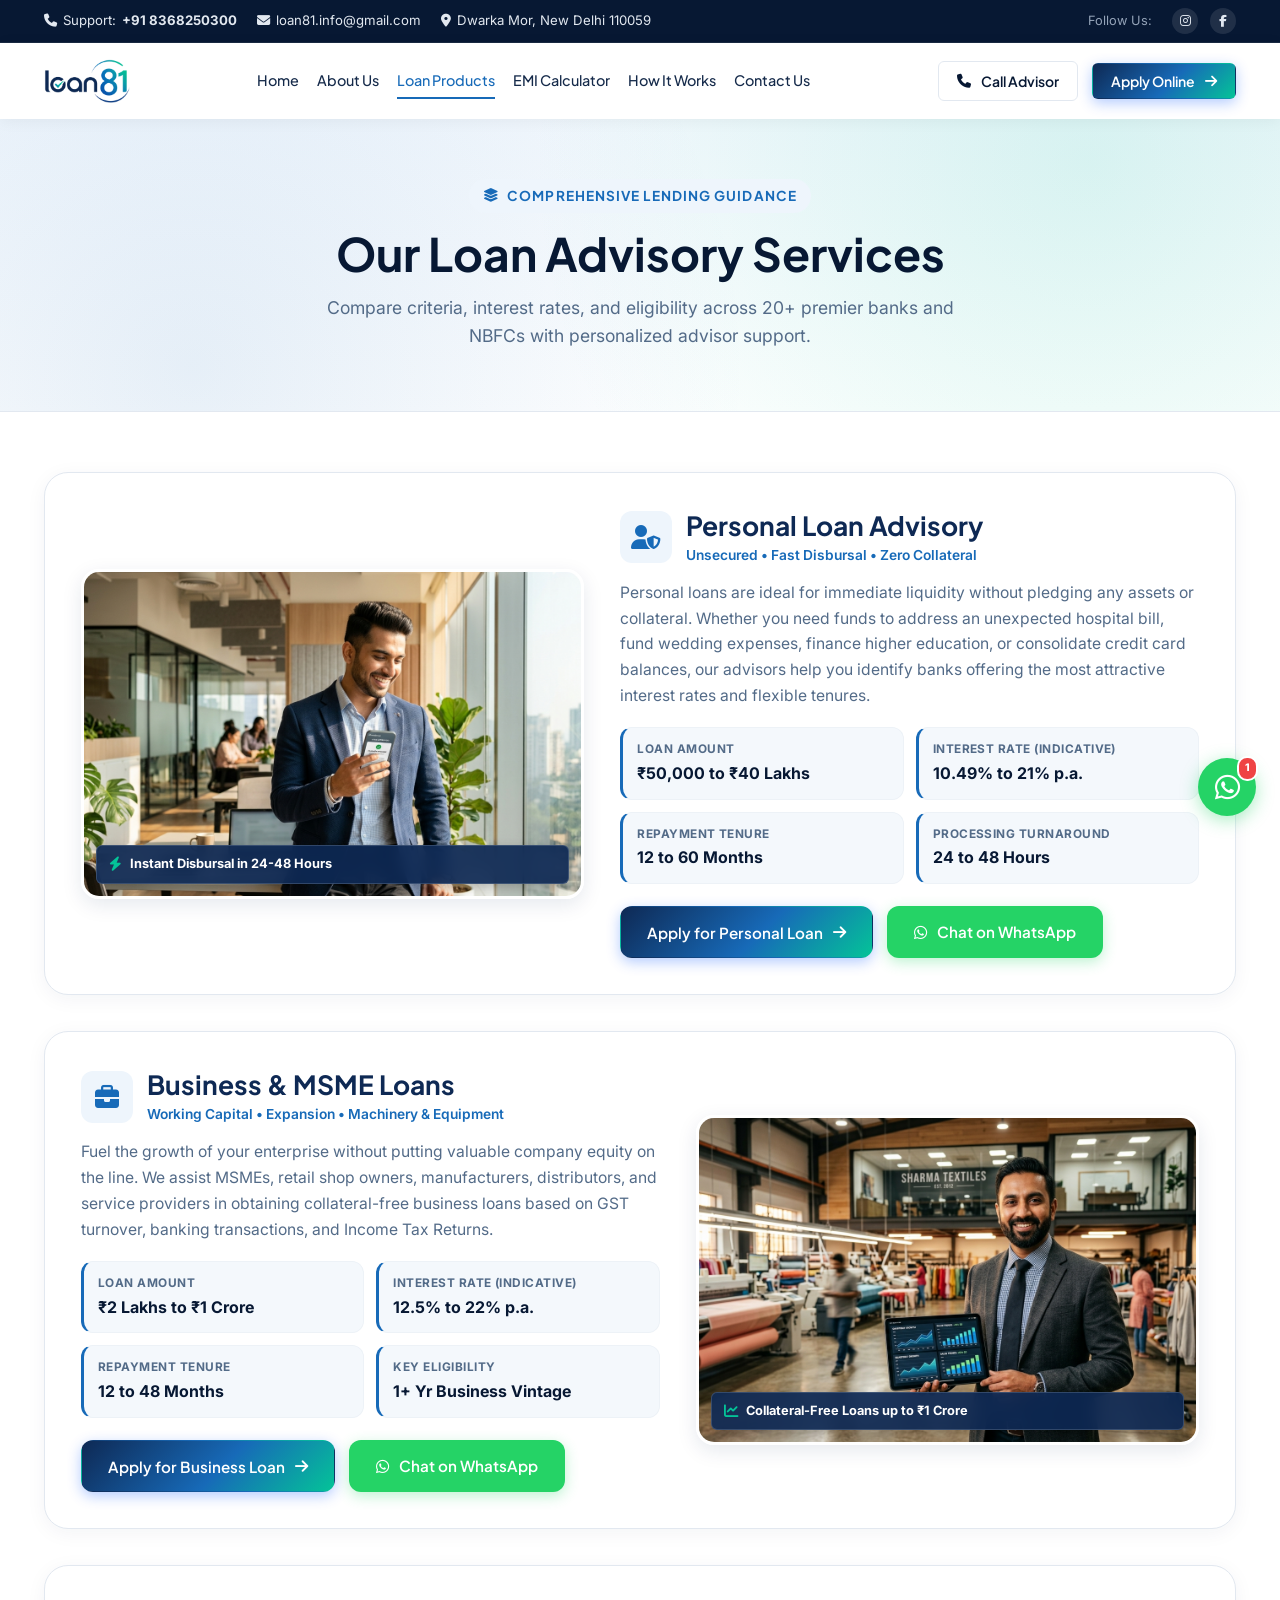
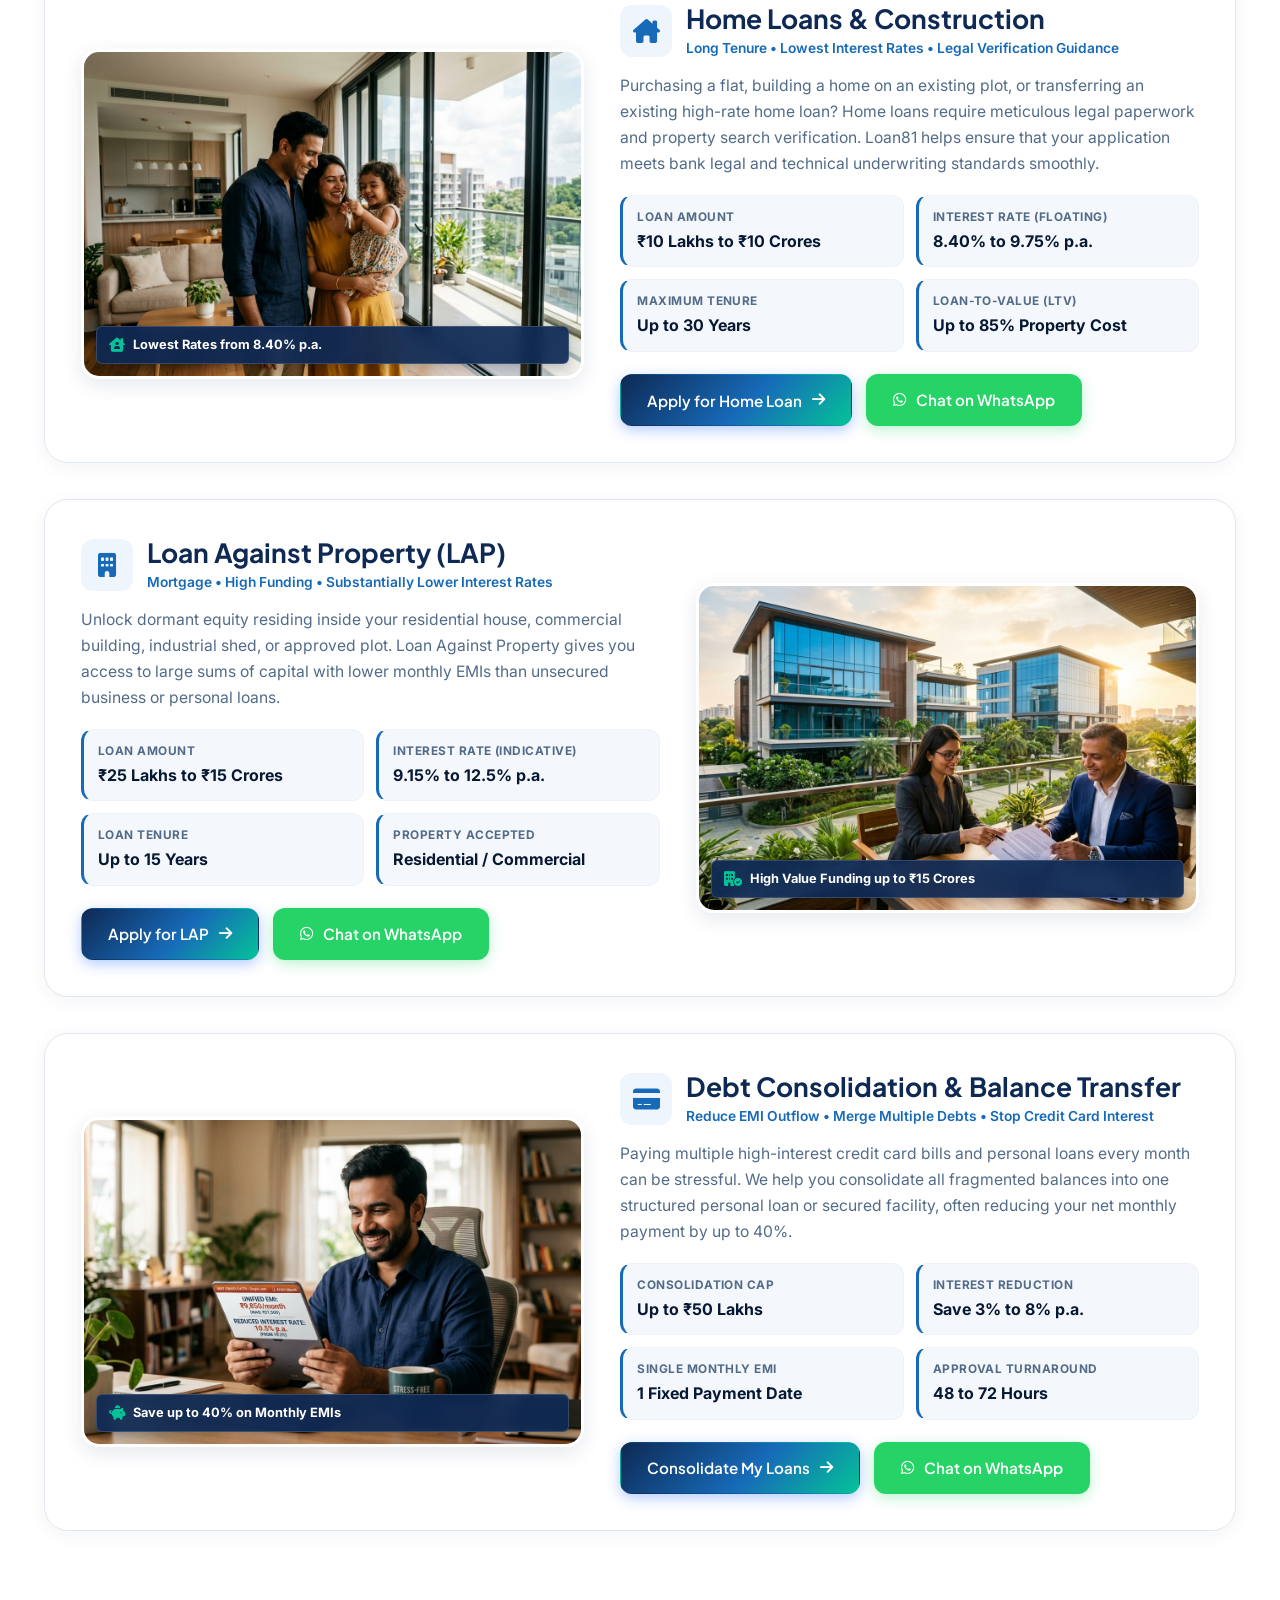
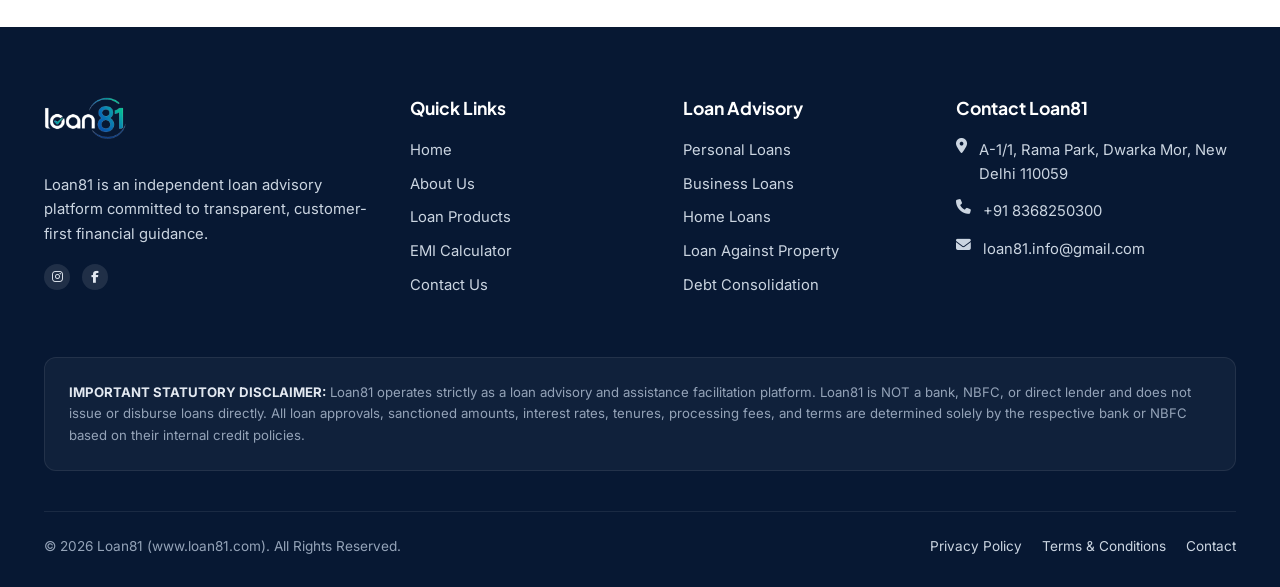
<file: services.html>
<!DOCTYPE html>
<html lang="en-IN">
<head>
  <meta charset="UTF-8">
  <meta name="viewport" content="width=device-width, initial-scale=1.0, viewport-fit=cover">
  <title>Loan Advisory Products & Services | Loan81</title>
  <meta name="description" content="Explore comprehensive loan advisory services at Loan81: Personal Loans, Business Loans, Home Loans, Loan Against Property, and Debt Consolidation across 20+ top banks.">
  <link rel="canonical" href="https://www.loan81.com/services.html">

  <meta name="theme-color" content="#0E2954">
  <link rel="icon" type="image/png" href="assets/images/favicon-81.png">
  <link rel="apple-touch-icon" href="assets/images/favicon-81.png">
  <link rel="preconnect" href="https://fonts.googleapis.com">
  <link rel="preconnect" href="https://fonts.gstatic.com" crossorigin>
  <link href="https://fonts.googleapis.com/css2?family=Inter:wght@300;400;500;600;700&family=Plus+Jakarta+Sans:wght@400;500;600;700;800&display=swap" rel="stylesheet">
  <link rel="stylesheet" href="https://cdnjs.cloudflare.com/ajax/libs/font-awesome/6.5.1/css/all.min.css">
  <link rel="stylesheet" href="css/style.css?v=3.0">
</head>
<body>

  <!-- TOP BAR -->
  <div class="top-bar">
    <div class="container">
      <div class="top-bar-inner">
        <div class="top-bar-left">
          <div class="top-bar-item">
            <i class="fa-solid fa-phone"></i>
            <span>Support:</span>
            <a href="tel:8368250300"><strong>+91 8368250300</strong></a>
          </div>
          <div class="top-bar-item">
            <i class="fa-solid fa-envelope"></i>
            <a href="mailto:loan81.info@gmail.com">loan81.info@gmail.com</a>
          </div>
          <div class="top-bar-item">
            <i class="fa-solid fa-location-dot"></i>
            <span>Dwarka Mor, New Delhi 110059</span>
          </div>
        </div>
        <div class="top-bar-right">
          <span style="font-size: 0.8rem; color: #94a3b8;">Follow Us:</span>
          <div class="social-links">
            <a href="https://www.instagram.com/loaneightyone?igsh=MTluM3Jwa2EybW1ucg==" target="_blank" rel="noopener" class="social-icon"><i class="fa-brands fa-instagram"></i></a>
            <a href="https://www.facebook.com/share/1DbQH6ae6b/" target="_blank" rel="noopener" class="social-icon"><i class="fa-brands fa-facebook-f"></i></a>
          </div>
        </div>
      </div>
    </div>
  </div>

  <!-- MAIN NAVIGATION -->
  <header class="main-header">
    <div class="container">
      <div class="header-inner">
        <a href="index.html" class="brand-logo" title="Loan81 - Making the Loan Journey Simpler">
          <img src="assets/images/logo.png" alt="Loan81 Logo" class="site-logo" style="height: 44px; width: auto; max-width: 180px;">
        </a>

        <nav class="nav-menu">
          <a href="index.html" class="nav-link">Home</a>
          <a href="about.html" class="nav-link">About Us</a>
          <a href="services.html" class="nav-link active">Loan Products</a>
          <a href="calculator.html" class="nav-link">EMI Calculator</a>
          <a href="index.html#how-it-works" class="nav-link">How It Works</a>
          <a href="contact.html" class="nav-link">Contact Us</a>
        </nav>

        <div class="nav-cta-group">
          <a href="tel:8368250300" class="btn btn-secondary btn-sm"><i class="fa-solid fa-phone"></i> Call Advisor</a>
          <button type="button" class="btn btn-primary btn-sm open-lead-modal" data-loan-type="">Apply Online <i class="fa-solid fa-arrow-right"></i></button>
        </div>

        <!-- Mobile Header Quick Apply & Menu Toggle -->
        <button type="button" class="mobile-header-apply open-lead-modal" data-loan-type="Header Quick Apply" aria-label="Quick Loan Application">
          <i class="fa-solid fa-bolt"></i> Apply
        </button>
        <button class="mobile-toggle" aria-label="Toggle navigation menu">
          <i class="fa-solid fa-bars fa-xl"></i>
        </button>
      </div>
    </div>
  </header>

  <!-- MOBILE OFF-CANVAS DRAWER WITH HIGH-IMPACT CTAs & GRAPHICS -->
  <div id="drawerOverlay" class="drawer-overlay"></div>
  <aside id="mobileDrawer" class="mobile-drawer" aria-label="Mobile Navigation Drawer">
    <div class="drawer-header">
      <a href="index.html" class="drawer-logo" title="Loan81 Home">
        <img src="assets/images/logo.png" alt="Loan81 Logo">
      </a>
      <button id="drawerCloseBtn" class="drawer-close-btn" aria-label="Close menu">
        <i class="fa-solid fa-xmark"></i>
      </button>
    </div>

    <div class="drawer-body">
      <!-- 1. Advisor Live Status Card with Background Mesh Graphic -->
      <div class="drawer-advisor-card">
        <div class="drawer-advisor-avatar">
          <img src="assets/images/hero-advisor.jpg" alt="Loan81 Senior Financial Advisor" loading="lazy">
          <span class="online-indicator" title="Online now"></span>
        </div>
        <div class="drawer-advisor-info">
          <div class="name">Loan81 Advisory Desk <i class="fa-solid fa-circle-check" style="color: #04C398; font-size: 0.75rem;"></i></div>
          <div class="status"><span class="pulse-dot"></span> Online • Free Guidance</div>
        </div>
        <a href="https://wa.me/918368250300?text=Hello%20Loan81!%20I%20need%20expert%20loan%20guidance." target="_blank" rel="noopener" class="drawer-advisor-btn" title="Chat on WhatsApp">
          <i class="fa-brands fa-whatsapp"></i>
        </a>
      </div>

      <!-- 2. Mini App-Style Quick Actions -->
      <div class="drawer-quick-actions-row">
        <button type="button" class="drawer-action-tile open-lead-modal" data-loan-type="Quick Apply">
          <i class="fa-solid fa-bolt"></i>
          <span>Check Eligibility</span>
          <small>60 Secs</small>
        </button>
        <a href="calculator.html" class="drawer-action-tile">
          <i class="fa-solid fa-calculator"></i>
          <span>EMI Calculator</span>
          <small>Instant</small>
        </a>
      </div>

      <!-- 3. Main Navigation Links -->
      <div class="drawer-nav-section">
        <div class="drawer-section-title">Navigation</div>
        <ul class="drawer-nav-list">
          <li>
            <a href="index.html" class="drawer-nav-link">
              <span class="drawer-nav-icon"><i class="fa-solid fa-house"></i></span>
              <span class="drawer-nav-text">Home</span>
              <i class="fa-solid fa-chevron-right drawer-chevron"></i>
            </a>
          </li>
          <li>
            <a href="about.html" class="drawer-nav-link">
              <span class="drawer-nav-icon"><i class="fa-solid fa-shield-halved"></i></span>
              <span class="drawer-nav-text">About Us</span>
              <i class="fa-solid fa-chevron-right drawer-chevron"></i>
            </a>
          </li>
          <li>
            <a href="services.html" class="drawer-nav-link active">
              <span class="drawer-nav-icon"><i class="fa-solid fa-layer-group"></i></span>
              <span class="drawer-nav-text">Loan Products</span>
              <span class="drawer-badge">40+ Banks</span>
              <i class="fa-solid fa-chevron-right drawer-chevron"></i>
            </a>
          </li>
          <li>
            <a href="calculator.html" class="drawer-nav-link">
              <span class="drawer-nav-icon"><i class="fa-solid fa-calculator"></i></span>
              <span class="drawer-nav-text">EMI Calculator</span>
              <span class="drawer-badge teal">Live Tool</span>
              <i class="fa-solid fa-chevron-right drawer-chevron"></i>
            </a>
          </li>
          <li>
            <a href="index.html#how-it-works" class="drawer-nav-link">
              <span class="drawer-nav-icon"><i class="fa-solid fa-route"></i></span>
              <span class="drawer-nav-text">How It Works</span>
              <i class="fa-solid fa-chevron-right drawer-chevron"></i>
            </a>
          </li>
          <li>
            <a href="contact.html" class="drawer-nav-link">
              <span class="drawer-nav-icon"><i class="fa-solid fa-headset"></i></span>
              <span class="drawer-nav-text">Contact Us</span>
              <i class="fa-solid fa-chevron-right drawer-chevron"></i>
            </a>
          </li>
        </ul>
      </div>

      <!-- 4. Quick Loan Categories Chips with Rate Info -->
      <div class="drawer-quick-products">
        <div class="drawer-section-title">Popular Loan Services</div>
        <div class="drawer-product-chips">
          <a href="services.html#home" class="drawer-chip">
            <i class="fa-solid fa-house-chimney"></i>
            <div>
              <span>Home Loan</span>
              <small>From 8.40%</small>
            </div>
          </a>
          <a href="services.html#personal" class="drawer-chip">
            <i class="fa-solid fa-user-shield"></i>
            <div>
              <span>Personal Loan</span>
              <small>From 10.49%</small>
            </div>
          </a>
          <a href="services.html#business" class="drawer-chip">
            <i class="fa-solid fa-briefcase"></i>
            <div>
              <span>Business Loan</span>
              <small>Up to ₹1 Cr</small>
            </div>
          </a>
          <a href="services.html#lap" class="drawer-chip">
            <i class="fa-solid fa-building"></i>
            <div>
              <span>Loan vs Property</span>
              <small>Lowest EMI</small>
            </div>
          </a>
        </div>
      </div>

      <!-- 5. High-Impact CTA Banner Card with Watermark Graphic -->
      <div class="drawer-cta-banner">
        <div class="drawer-cta-tag"><i class="fa-solid fa-bolt"></i> FAST IN-PRINCIPLE APPROVAL</div>
        <h4>Compare 40+ Premier Banks & NBFCs</h4>
        <p>Get customized loan offers at lowest interest rates with 100% zero upfront charges.</p>
        <button type="button" class="btn btn-primary btn-block open-lead-modal" data-loan-type="General Loan Inquiry">
          Check Instant Eligibility <i class="fa-solid fa-arrow-right"></i>
        </button>
      </div>

      <!-- 6. Quick Direct Contact Box & Office Details -->
      <div class="drawer-contact-box">
        <div class="drawer-section-title">Immediate Advisor Help</div>
        <div class="drawer-contact-btns">
          <a href="tel:8368250300" class="drawer-contact-btn phone">
            <i class="fa-solid fa-phone"></i>
            <span>Call: +91 8368250300</span>
          </a>
          <a href="https://wa.me/918368250300?text=Hello%20Loan81!%20I%20need%20quick%20loan%20guidance." target="_blank" rel="noopener" class="drawer-contact-btn whatsapp">
            <i class="fa-brands fa-whatsapp"></i>
            <span>WhatsApp Senior Advisor</span>
          </a>
        </div>
        <div class="drawer-office-note">
          <i class="fa-solid fa-location-dot"></i> A-1/1, Rama Park, Dwarka Mor, New Delhi 110059
        </div>
      </div>
    </div>
  </aside>

  <!-- PAGE HERO -->
  <section class="page-hero">
    <div class="container">
      <span class="section-tag"><i class="fa-solid fa-layer-group"></i> Comprehensive Lending Guidance</span>
      <h1>Our Loan Advisory Services</h1>
      <p>Compare criteria, interest rates, and eligibility across 20+ premier banks and NBFCs with personalized advisor support.</p>
    </div>
  </section>

  <!-- PRODUCT DEEP DIVES -->
  <section class="content-block">
    <div class="container">
      
      <!-- 1. PERSONAL LOANS -->
      <div id="personal" class="service-deepdive-card">
        <div class="service-card-grid">
          <div class="service-media-wrap">
            <img src="assets/images/service-personal-loan.jpg" alt="Personal Loan Quick Approval" loading="lazy">
            <div class="service-media-badge">
              <i class="fa-solid fa-bolt"></i> Instant Disbursal in 24-48 Hours
            </div>
          </div>
          <div class="service-content-wrap">
            <div class="service-header-box">
              <div class="service-header-icon">
                <i class="fa-solid fa-user-shield"></i>
              </div>
              <div class="service-header-titles">
                <h2>Personal Loan Advisory</h2>
                <span>Unsecured • Fast Disbursal • Zero Collateral</span>
              </div>
            </div>
            <p class="service-desc">
              Personal loans are ideal for immediate liquidity without pledging any assets or collateral. Whether you need funds to address an unexpected hospital bill, fund wedding expenses, finance higher education, or consolidate credit card balances, our advisors help you identify banks offering the most attractive interest rates and flexible tenures.
            </p>
            <div class="service-spec-grid">
              <div class="service-spec-item">
                <strong>Loan Amount</strong>
                <span>₹50,000 to ₹40 Lakhs</span>
              </div>
              <div class="service-spec-item">
                <strong>Interest Rate (Indicative)</strong>
                <span>10.49% to 21% p.a.</span>
              </div>
              <div class="service-spec-item">
                <strong>Repayment Tenure</strong>
                <span>12 to 60 Months</span>
              </div>
              <div class="service-spec-item">
                <strong>Processing Turnaround</strong>
                <span>24 to 48 Hours</span>
              </div>
            </div>
            <div class="service-cta-row">
              <button class="btn btn-primary open-lead-modal" data-loan-type="Personal Loan">
                Apply for Personal Loan <i class="fa-solid fa-arrow-right"></i>
              </button>
              <a href="https://wa.me/918368250300?text=Hello%20Loan81!%20I%20want%20to%20apply%20for%20a%20Personal%20Loan." target="_blank" rel="noopener" class="btn btn-whatsapp">
                <i class="fa-brands fa-whatsapp"></i> Chat on WhatsApp
              </a>
            </div>
          </div>
        </div>
      </div>

      <!-- 2. BUSINESS LOANS -->
      <div id="business" class="service-deepdive-card">
        <div class="service-card-grid reverse">
          <div class="service-media-wrap">
            <img src="assets/images/service-business-loan.jpg" alt="Business & MSME Growth Capital" loading="lazy">
            <div class="service-media-badge">
              <i class="fa-solid fa-chart-line"></i> Collateral-Free Loans up to ₹1 Crore
            </div>
          </div>
          <div class="service-content-wrap">
            <div class="service-header-box">
              <div class="service-header-icon">
                <i class="fa-solid fa-briefcase"></i>
              </div>
              <div class="service-header-titles">
                <h2>Business & MSME Loans</h2>
                <span>Working Capital • Expansion • Machinery & Equipment</span>
              </div>
            </div>
            <p class="service-desc">
              Fuel the growth of your enterprise without putting valuable company equity on the line. We assist MSMEs, retail shop owners, manufacturers, distributors, and service providers in obtaining collateral-free business loans based on GST turnover, banking transactions, and Income Tax Returns.
            </p>
            <div class="service-spec-grid">
              <div class="service-spec-item">
                <strong>Loan Amount</strong>
                <span>₹2 Lakhs to ₹1 Crore</span>
              </div>
              <div class="service-spec-item">
                <strong>Interest Rate (Indicative)</strong>
                <span>12.5% to 22% p.a.</span>
              </div>
              <div class="service-spec-item">
                <strong>Repayment Tenure</strong>
                <span>12 to 48 Months</span>
              </div>
              <div class="service-spec-item">
                <strong>Key Eligibility</strong>
                <span>1+ Yr Business Vintage</span>
              </div>
            </div>
            <div class="service-cta-row">
              <button class="btn btn-primary open-lead-modal" data-loan-type="Business Loan">
                Apply for Business Loan <i class="fa-solid fa-arrow-right"></i>
              </button>
              <a href="https://wa.me/918368250300?text=Hello%20Loan81!%20I%20want%20to%20apply%20for%20a%20Business%20Loan." target="_blank" rel="noopener" class="btn btn-whatsapp">
                <i class="fa-brands fa-whatsapp"></i> Chat on WhatsApp
              </a>
            </div>
          </div>
        </div>
      </div>

      <!-- 3. HOME LOANS -->
      <div id="home" class="service-deepdive-card">
        <div class="service-card-grid">
          <div class="service-media-wrap">
            <img src="assets/images/service-home-loan.jpg" alt="Happy Indian Family New Home" loading="lazy">
            <div class="service-media-badge">
              <i class="fa-solid fa-house-chimney-user"></i> Lowest Rates from 8.40% p.a.
            </div>
          </div>
          <div class="service-content-wrap">
            <div class="service-header-box">
              <div class="service-header-icon">
                <i class="fa-solid fa-house-chimney"></i>
              </div>
              <div class="service-header-titles">
                <h2>Home Loans & Construction</h2>
                <span>Long Tenure • Lowest Interest Rates • Legal Verification Guidance</span>
              </div>
            </div>
            <p class="service-desc">
              Purchasing a flat, building a home on an existing plot, or transferring an existing high-rate home loan? Home loans require meticulous legal paperwork and property search verification. Loan81 helps ensure that your application meets bank legal and technical underwriting standards smoothly.
            </p>
            <div class="service-spec-grid">
              <div class="service-spec-item">
                <strong>Loan Amount</strong>
                <span>₹10 Lakhs to ₹10 Crores</span>
              </div>
              <div class="service-spec-item">
                <strong>Interest Rate (Floating)</strong>
                <span>8.40% to 9.75% p.a.</span>
              </div>
              <div class="service-spec-item">
                <strong>Maximum Tenure</strong>
                <span>Up to 30 Years</span>
              </div>
              <div class="service-spec-item">
                <strong>Loan-To-Value (LTV)</strong>
                <span>Up to 85% Property Cost</span>
              </div>
            </div>
            <div class="service-cta-row">
              <button class="btn btn-primary open-lead-modal" data-loan-type="Home Loan">
                Apply for Home Loan <i class="fa-solid fa-arrow-right"></i>
              </button>
              <a href="https://wa.me/918368250300?text=Hello%20Loan81!%20I%20want%20to%20apply%20for%20a%20Home%20Loan." target="_blank" rel="noopener" class="btn btn-whatsapp">
                <i class="fa-brands fa-whatsapp"></i> Chat on WhatsApp
              </a>
            </div>
          </div>
        </div>
      </div>

      <!-- 4. LOAN AGAINST PROPERTY (LAP) -->
      <div id="lap" class="service-deepdive-card">
        <div class="service-card-grid reverse">
          <div class="service-media-wrap">
            <img src="assets/images/service-lap-loan.jpg" alt="Commercial and Residential Property Mortgage" loading="lazy">
            <div class="service-media-badge">
              <i class="fa-solid fa-building-circle-check"></i> High Value Funding up to ₹15 Crores
            </div>
          </div>
          <div class="service-content-wrap">
            <div class="service-header-box">
              <div class="service-header-icon">
                <i class="fa-solid fa-building"></i>
              </div>
              <div class="service-header-titles">
                <h2>Loan Against Property (LAP)</h2>
                <span>Mortgage • High Funding • Substantially Lower Interest Rates</span>
              </div>
            </div>
            <p class="service-desc">
              Unlock dormant equity residing inside your residential house, commercial building, industrial shed, or approved plot. Loan Against Property gives you access to large sums of capital with lower monthly EMIs than unsecured business or personal loans.
            </p>
            <div class="service-spec-grid">
              <div class="service-spec-item">
                <strong>Loan Amount</strong>
                <span>₹25 Lakhs to ₹15 Crores</span>
              </div>
              <div class="service-spec-item">
                <strong>Interest Rate (Indicative)</strong>
                <span>9.15% to 12.5% p.a.</span>
              </div>
              <div class="service-spec-item">
                <strong>Loan Tenure</strong>
                <span>Up to 15 Years</span>
              </div>
              <div class="service-spec-item">
                <strong>Property Accepted</strong>
                <span>Residential / Commercial</span>
              </div>
            </div>
            <div class="service-cta-row">
              <button class="btn btn-primary open-lead-modal" data-loan-type="Loan Against Property">
                Apply for LAP <i class="fa-solid fa-arrow-right"></i>
              </button>
              <a href="https://wa.me/918368250300?text=Hello%20Loan81!%20I%20want%20to%20apply%20for%20Loan%20Against%20Property." target="_blank" rel="noopener" class="btn btn-whatsapp">
                <i class="fa-brands fa-whatsapp"></i> Chat on WhatsApp
              </a>
            </div>
          </div>
        </div>
      </div>

      <!-- 5. DEBT CONSOLIDATION -->
      <div id="consolidation" class="service-deepdive-card">
        <div class="service-card-grid">
          <div class="service-media-wrap">
            <img src="assets/images/service-debt-consolidation.jpg" alt="Relieved Customer Debt Consolidation" loading="lazy">
            <div class="service-media-badge">
              <i class="fa-solid fa-piggy-bank"></i> Save up to 40% on Monthly EMIs
            </div>
          </div>
          <div class="service-content-wrap">
            <div class="service-header-box">
              <div class="service-header-icon">
                <i class="fa-solid fa-credit-card"></i>
              </div>
              <div class="service-header-titles">
                <h2>Debt Consolidation & Balance Transfer</h2>
                <span>Reduce EMI Outflow • Merge Multiple Debts • Stop Credit Card Interest</span>
              </div>
            </div>
            <p class="service-desc">
              Paying multiple high-interest credit card bills and personal loans every month can be stressful. We help you consolidate all fragmented balances into one structured personal loan or secured facility, often reducing your net monthly payment by up to 40%.
            </p>
            <div class="service-spec-grid">
              <div class="service-spec-item">
                <strong>Consolidation Cap</strong>
                <span>Up to ₹50 Lakhs</span>
              </div>
              <div class="service-spec-item">
                <strong>Interest Reduction</strong>
                <span>Save 3% to 8% p.a.</span>
              </div>
              <div class="service-spec-item">
                <strong>Single Monthly EMI</strong>
                <span>1 Fixed Payment Date</span>
              </div>
              <div class="service-spec-item">
                <strong>Approval Turnaround</strong>
                <span>48 to 72 Hours</span>
              </div>
            </div>
            <div class="service-cta-row">
              <button class="btn btn-primary open-lead-modal" data-loan-type="Debt Consolidation">
                Consolidate My Loans <i class="fa-solid fa-arrow-right"></i>
              </button>
              <a href="https://wa.me/918368250300?text=Hello%20Loan81!%20I%20need%20help%20with%20Debt%20Consolidation." target="_blank" rel="noopener" class="btn btn-whatsapp">
                <i class="fa-brands fa-whatsapp"></i> Chat on WhatsApp
              </a>
            </div>
          </div>
        </div>
      </div>

    </div>
  </section>

  <!-- FOOTER -->
  <footer class="main-footer">
    <div class="container">
      <div class="footer-grid">
        <div class="footer-col footer-about">
          <a href="index.html" class="brand-logo" title="Loan81 Home">
            <img src="assets/images/logo-white.png" alt="Loan81 Logo" class="footer-logo" style="height: 42px; width: auto; max-width: 180px;">
          </a>
          <p>Loan81 is an independent loan advisory platform committed to transparent, customer-first financial guidance.</p>
          <div class="social-links" style="margin-top: 18px;">
            <a href="https://www.instagram.com/loaneightyone?igsh=MTluM3Jwa2EybW1ucg==" target="_blank" rel="noopener" class="social-icon"><i class="fa-brands fa-instagram"></i></a>
            <a href="https://www.facebook.com/share/1DbQH6ae6b/" target="_blank" rel="noopener" class="social-icon"><i class="fa-brands fa-facebook-f"></i></a>
          </div>
        </div>

        <div class="footer-col">
          <h4>Quick Links</h4>
          <ul class="footer-links">
            <li><a href="index.html">Home</a></li>
            <li><a href="about.html">About Us</a></li>
            <li><a href="services.html">Loan Products</a></li>
            <li><a href="calculator.html">EMI Calculator</a></li>
            <li><a href="contact.html">Contact Us</a></li>
          </ul>
        </div>

        <div class="footer-col">
          <h4>Loan Advisory</h4>
          <ul class="footer-links">
            <li><a href="services.html#personal">Personal Loans</a></li>
            <li><a href="services.html#business">Business Loans</a></li>
            <li><a href="services.html#home">Home Loans</a></li>
            <li><a href="services.html#lap">Loan Against Property</a></li>
            <li><a href="services.html#consolidation">Debt Consolidation</a></li>
          </ul>
        </div>

        <div class="footer-col">
          <h4>Contact Loan81</h4>
          <div class="footer-contact-item">
            <i class="fa-solid fa-location-dot"></i>
            <span>A-1/1, Rama Park, Dwarka Mor, New Delhi 110059</span>
          </div>
          <div class="footer-contact-item">
            <i class="fa-solid fa-phone"></i>
            <a href="tel:8368250300">+91 8368250300</a>
          </div>
          <div class="footer-contact-item">
            <i class="fa-solid fa-envelope"></i>
            <a href="mailto:loan81.info@gmail.com">loan81.info@gmail.com</a>
          </div>
        </div>
      </div>

      <div class="footer-disclaimer-box">
        <strong>IMPORTANT STATUTORY DISCLAIMER:</strong> Loan81 operates strictly as a loan advisory and assistance facilitation platform. Loan81 is NOT a bank, NBFC, or direct lender and does not issue or disburse loans directly. All loan approvals, sanctioned amounts, interest rates, tenures, processing fees, and terms are determined solely by the respective bank or NBFC based on their internal credit policies.
      </div>

      <div class="footer-bottom">
        <div>&copy; 2026 Loan81 (www.loan81.com). All Rights Reserved.</div>
        <div class="footer-bottom-links">
          <a href="privacy-policy.html">Privacy Policy</a>
          <a href="terms-conditions.html">Terms & Conditions</a>
          <a href="contact.html">Contact</a>
        </div>
      </div>
    </div>
  </footer>

  <!-- FLOATING WHATSAPP -->
  <a href="https://wa.me/918368250300?text=Hello%20Loan81!%20I%20have%20an%20enquiry%20regarding%20your%20loan%20services." target="_blank" rel="noopener" class="floating-whatsapp" title="Chat on WhatsApp">
    <i class="fa-brands fa-whatsapp"></i>
    <span class="badge">1</span>
  </a>

  <!-- MODAL WIZARD -->
  <div id="leadModalOverlay" class="modal-overlay">
    <div class="modal-content">
      <button id="closeModalBtn" class="modal-close-btn" aria-label="Close modal">&times;</button>
      <div class="modal-progress">
        <div class="progress-step active"></div>
        <div class="progress-step"></div>
        <div class="progress-step"></div>
      </div>
      <form id="wizardLeadForm">
        <div id="wizardStep1" class="wizard-step active">
          <h3 style="margin-bottom: 6px;">Step 1: Loan Requirement</h3>
          <p style="font-size: 0.875rem; color: var(--color-text-muted); margin-bottom: 20px;">Tell us what type of financing you are seeking.</p>
          <div class="form-group">
            <label class="form-label" for="wizardLoanType">Select Loan Category</label>
            <select id="wizardLoanType" class="form-control" required>
              <option value="Personal Loan">Personal Loan</option>
              <option value="Business Loan">Business Loan (MSME)</option>
              <option value="Home Loan">Home Loan</option>
              <option value="Loan Against Property">Loan Against Property (LAP)</option>
              <option value="Debt Consolidation">Debt Consolidation</option>
            </select>
          </div>
          <div class="form-group">
            <label class="form-label" for="wizardLoanAmount">Estimated Loan Amount (₹)</label>
            <input type="number" id="wizardLoanAmount" class="form-control" placeholder="e.g. 500000" min="10000" step="5000" required>
          </div>
          <button type="button" class="btn btn-primary btn-block wizard-next-btn" style="margin-top: 24px;">Continue <i class="fa-solid fa-arrow-right"></i></button>
        </div>
        <div id="wizardStep2" class="wizard-step">
          <h3 style="margin-bottom: 6px;">Step 2: Employment & Income</h3>
          <p style="font-size: 0.875rem; color: var(--color-text-muted); margin-bottom: 20px;">Helps us match bank eligibility criteria.</p>
          <div class="form-group">
            <label class="form-label" for="wizardEmployment">Employment Status</label>
            <select id="wizardEmployment" class="form-control" required>
              <option value="Salaried">Salaried (Private / Govt / MNC)</option>
              <option value="Self-Employed Professional">Self-Employed Professional</option>
              <option value="Business Owner">Business Owner / Trader</option>
            </select>
          </div>
          <div class="form-group">
            <label class="form-label" for="wizardMonthlyIncome">Monthly In-Hand Income (₹)</label>
            <input type="number" id="wizardMonthlyIncome" class="form-control" placeholder="e.g. 45000" min="10000" required>
          </div>
          <div class="form-group">
            <label class="form-label" for="wizardCibil">Estimated CIBIL / Credit Score</label>
            <select id="wizardCibil" class="form-control" required>
              <option value="750+" selected>750+ (Excellent / Instant Sanction)</option>
              <option value="700-749">700 - 749 (Good)</option>
              <option value="650-699">650 - 699 (Fair / Average)</option>
              <option value="Below 650">Below 650 (Poor / Co-applicant Required)</option>
              <option value="New to Credit">No CIBIL / New to Credit</option>
            </select>
          </div>
          <div class="form-group">
            <label class="form-label" for="wizardCity">City / Location</label>
            <input type="text" id="wizardCity" class="form-control" placeholder="e.g. New Delhi" required>
          </div>
          <div style="display: flex; gap: 12px; margin-top: 24px;">
            <button type="button" class="btn btn-secondary wizard-prev-btn" style="flex: 1;">Back</button>
            <button type="button" class="btn btn-primary wizard-next-btn" style="flex: 2;">Continue</button>
          </div>
        </div>
        <div id="wizardStep3" class="wizard-step">
          <h3 style="margin-bottom: 6px;">Step 3: Contact Details</h3>
          <p style="font-size: 0.875rem; color: var(--color-text-muted); margin-bottom: 20px;">Where should we send your bank offers?</p>
          <div class="form-group">
            <label class="form-label" for="wizardFullName">Full Legal Name</label>
            <input type="text" id="wizardFullName" class="form-control" placeholder="As per PAN Card" required>
          </div>
          <div class="form-group">
            <label class="form-label" for="wizardPhone">Mobile Number (WhatsApp Enabled)</label>
            <input type="tel" id="wizardPhone" class="form-control" placeholder="10-digit mobile number" pattern="[0-9]{10}" required>
          </div>
          <!-- Default Checked Consent Checkbox -->
          <div class="form-group" style="margin-top: 14px; margin-bottom: 12px; display: flex; align-items: flex-start; gap: 8px;">
            <input type="checkbox" id="wizardConsent" class="form-check-input" checked required style="margin-top: 3px; accent-color: var(--color-primary-blue); width: 16px; height: 16px; cursor: pointer; flex-shrink: 0;">
            <label for="wizardConsent" style="font-size: 0.78rem; line-height: 1.4; color: var(--color-text-muted); cursor: pointer; margin-bottom: 0;">
              I authorize <strong>Loan81</strong> and partner financial institutions to contact me via Call, SMS, WhatsApp, or Email regarding my loan enquiry. I accept the <a href="privacy-policy.html" target="_blank" style="color: var(--color-primary-blue); text-decoration: underline;">Privacy Policy</a> & <a href="terms-conditions.html" target="_blank" style="color: var(--color-primary-blue); text-decoration: underline;">Terms</a>.
            </label>
          </div>
          <div style="display: flex; gap: 12px; margin-top: 18px;">
            <button type="button" class="btn btn-secondary wizard-prev-btn" style="flex: 1;">Back</button>
            <button type="submit" class="btn btn-primary" style="flex: 2;">Submit Inquiry</button>
          </div>
        </div>
      </form>
    </div>
  </div>

  <script src="js/main.js?v=3.2"></script>
</body>
</html>
</file>
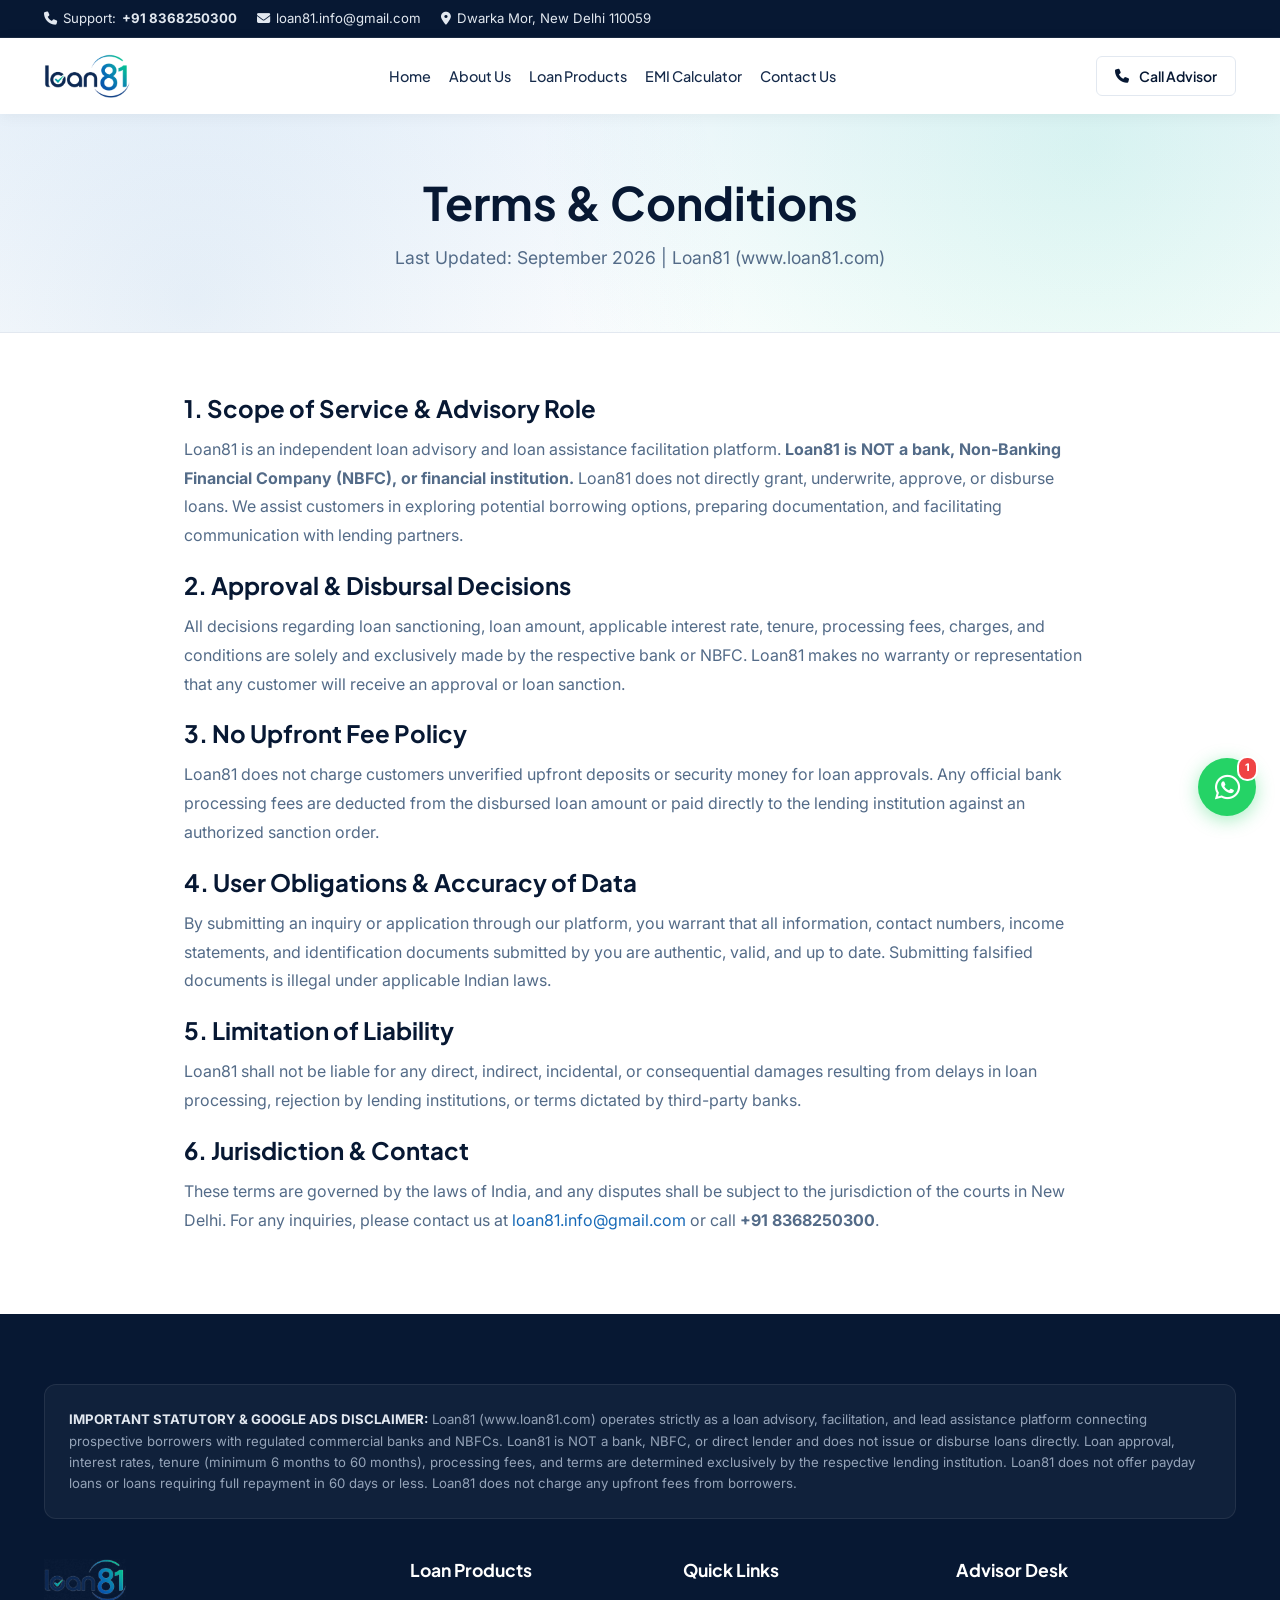
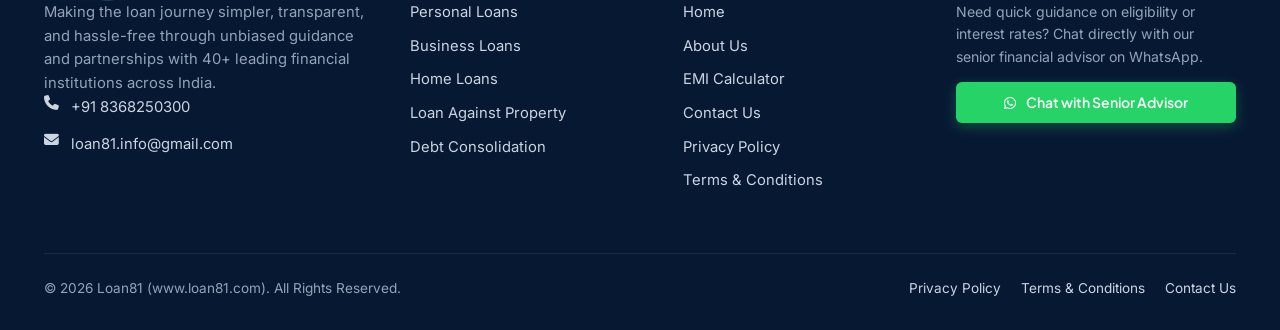
<file: terms-conditions.html>
<!DOCTYPE html>
<html lang="en-IN">
<head>
  <meta charset="UTF-8">
  <meta name="viewport" content="width=device-width, initial-scale=1.0, viewport-fit=cover">
  <title>Terms & Conditions | Loan81</title>
  <meta name="description" content="Terms and Conditions of Loan81 advisory platform. Clarifying our role as advisors and not direct lenders.">
  <link rel="canonical" href="https://www.loan81.com/terms-conditions.html">

  <meta name="theme-color" content="#0E2954">
  <link rel="icon" type="image/png" href="assets/images/favicon-81.png">
  <link rel="apple-touch-icon" href="assets/images/favicon-81.png">
  <link rel="preconnect" href="https://fonts.googleapis.com">
  <link rel="preconnect" href="https://fonts.gstatic.com" crossorigin>
  <link href="https://fonts.googleapis.com/css2?family=Inter:wght@300;400;500;600;700&family=Plus+Jakarta+Sans:wght@400;500;600;700;800&display=swap" rel="stylesheet">
  <link rel="stylesheet" href="https://cdnjs.cloudflare.com/ajax/libs/font-awesome/6.5.1/css/all.min.css">
  <link rel="stylesheet" href="css/style.css?v=3.0">
</head>
<body>

  <!-- TOP BAR -->
  <div class="top-bar">
    <div class="container">
      <div class="top-bar-inner">
        <div class="top-bar-left">
          <div class="top-bar-item">
            <i class="fa-solid fa-phone"></i>
            <span>Support:</span>
            <a href="tel:8368250300"><strong>+91 8368250300</strong></a>
          </div>
          <div class="top-bar-item">
            <i class="fa-solid fa-envelope"></i>
            <a href="mailto:loan81.info@gmail.com">loan81.info@gmail.com</a>
          </div>
          <div class="top-bar-item">
            <i class="fa-solid fa-location-dot"></i>
            <span>Dwarka Mor, New Delhi 110059</span>
          </div>
        </div>
      </div>
    </div>
  </div>

  <!-- MAIN NAVIGATION -->
  <header class="main-header">
    <div class="container">
      <div class="header-inner">
        <a href="index.html" class="brand-logo" title="Loan81 - Making the Loan Journey Simpler">
          <img src="assets/images/logo.png" alt="Loan81 Logo" class="site-logo" style="height: 44px; width: auto; max-width: 180px;">
        </a>

        <nav class="nav-menu">
          <a href="index.html" class="nav-link">Home</a>
          <a href="about.html" class="nav-link">About Us</a>
          <a href="services.html" class="nav-link">Loan Products</a>
          <a href="calculator.html" class="nav-link">EMI Calculator</a>
          <a href="contact.html" class="nav-link">Contact Us</a>
        </nav>

        <div class="nav-cta-group">
          <a href="tel:8368250300" class="btn btn-secondary btn-sm" style="display: inline-flex;"><i class="fa-solid fa-phone"></i> Call Advisor</a>
        </div>

        <button class="mobile-toggle" aria-label="Toggle navigation menu">
          <i class="fa-solid fa-bars fa-xl"></i>
        </button>
      </div>
    </div>
  </header>

  <!-- MOBILE OFF-CANVAS DRAWER -->
  <div id="drawerOverlay" class="drawer-overlay"></div>
  <aside id="mobileDrawer" class="mobile-drawer" aria-label="Mobile Navigation Drawer">
    <!-- Drawer Header -->
    <div class="drawer-header">
      <a href="index.html" class="drawer-logo" title="Loan81 Home">
        <img src="assets/images/logo.png" alt="Loan81 Logo">
      </a>
      <button id="drawerCloseBtn" class="drawer-close-btn" aria-label="Close menu">
        <i class="fa-solid fa-xmark"></i>
      </button>
    </div>

    <!-- Drawer Body (Scrollable) -->
    <div class="drawer-body">
      <!-- 1. Advisor Live Status Card with Background Mesh Graphic -->
      <div class="drawer-advisor-card">
        <div class="drawer-advisor-avatar">
          <img src="assets/images/hero-advisor.jpg" alt="Loan81 Senior Financial Advisor" loading="lazy">
          <span class="online-indicator" title="Online now"></span>
        </div>
        <div class="drawer-advisor-info">
          <div class="name">Loan81 Advisory Desk <i class="fa-solid fa-circle-check" style="color: #04C398; font-size: 0.75rem;"></i></div>
          <div class="status"><span class="pulse-dot"></span> Online • Free Guidance</div>
        </div>
        <a href="https://wa.me/918368250300?text=Hello%20Loan81!%20I%20need%20expert%20loan%20guidance." target="_blank" rel="noopener" class="drawer-advisor-btn" title="Chat on WhatsApp">
          <i class="fa-brands fa-whatsapp"></i>
        </a>
      </div>

      <!-- 2. Mini App-Style Quick Actions -->
      <div class="drawer-quick-actions-row">
        <a href="index.html#apply-now" class="drawer-action-tile">
          <i class="fa-solid fa-bolt"></i>
          <span>Check Eligibility</span>
          <small>60 Secs</small>
        </a>
        <a href="calculator.html" class="drawer-action-tile">
          <i class="fa-solid fa-calculator"></i>
          <span>EMI Calculator</span>
          <small>Instant</small>
        </a>
      </div>

      <!-- 3. Main Navigation Links with Icons -->
      <div class="drawer-nav-section">
        <div class="drawer-section-title">Navigation</div>
        <ul class="drawer-nav-list">
          <li>
            <a href="index.html" class="drawer-nav-link">
              <span class="drawer-nav-icon"><i class="fa-solid fa-house"></i></span>
              <span class="drawer-nav-text">Home</span>
              <i class="fa-solid fa-chevron-right drawer-chevron"></i>
            </a>
          </li>
          <li>
            <a href="about.html" class="drawer-nav-link">
              <span class="drawer-nav-icon"><i class="fa-solid fa-circle-info"></i></span>
              <span class="drawer-nav-text">About Us</span>
              <i class="fa-solid fa-chevron-right drawer-chevron"></i>
            </a>
          </li>
          <li>
            <a href="services.html" class="drawer-nav-link">
              <span class="drawer-nav-icon"><i class="fa-solid fa-layer-group"></i></span>
              <span class="drawer-nav-text">Loan Products</span>
              <span class="drawer-badge">40+ Banks</span>
              <i class="fa-solid fa-chevron-right drawer-chevron"></i>
            </a>
          </li>
          <li>
            <a href="calculator.html" class="drawer-nav-link">
              <span class="drawer-nav-icon"><i class="fa-solid fa-calculator"></i></span>
              <span class="drawer-nav-text">EMI Calculator</span>
              <span class="drawer-badge teal">Live Tool</span>
              <i class="fa-solid fa-chevron-right drawer-chevron"></i>
            </a>
          </li>
          <li>
            <a href="contact.html" class="drawer-nav-link">
              <span class="drawer-nav-icon"><i class="fa-solid fa-headset"></i></span>
              <span class="drawer-nav-text">Contact Us</span>
              <i class="fa-solid fa-chevron-right drawer-chevron"></i>
            </a>
          </li>
          <li>
            <a href="privacy-policy.html" class="drawer-nav-link">
              <span class="drawer-nav-icon"><i class="fa-solid fa-shield-halved"></i></span>
              <span class="drawer-nav-text">Privacy Policy</span>
              <i class="fa-solid fa-chevron-right drawer-chevron"></i>
            </a>
          </li>
          <li>
            <a href="terms-conditions.html" class="drawer-nav-link active">
              <span class="drawer-nav-icon"><i class="fa-solid fa-file-contract"></i></span>
              <span class="drawer-nav-text">Terms & Conditions</span>
              <i class="fa-solid fa-chevron-right drawer-chevron"></i>
            </a>
          </li>
        </ul>
      </div>

      <!-- 4. Quick Loan Categories Chips with Rate Info -->
      <div class="drawer-quick-products">
        <div class="drawer-section-title">Popular Loan Services</div>
        <div class="drawer-product-chips">
          <a href="services.html#home" class="drawer-chip">
            <i class="fa-solid fa-house-chimney"></i>
            <div>
              <span>Home Loan</span>
              <small>From 8.40%</small>
            </div>
          </a>
          <a href="services.html#personal" class="drawer-chip">
            <i class="fa-solid fa-user-shield"></i>
            <div>
              <span>Personal Loan</span>
              <small>From 10.49%</small>
            </div>
          </a>
          <a href="services.html#business" class="drawer-chip">
            <i class="fa-solid fa-briefcase"></i>
            <div>
              <span>Business Loan</span>
              <small>Up to ₹1 Cr</small>
            </div>
          </a>
          <a href="services.html#lap" class="drawer-chip">
            <i class="fa-solid fa-building"></i>
            <div>
              <span>Loan vs Property</span>
              <small>Lowest EMI</small>
            </div>
          </a>
        </div>
      </div>

      <!-- 5. High-Impact CTA Banner Card with Watermark Graphic -->
      <div class="drawer-cta-banner">
        <div class="drawer-cta-tag"><i class="fa-solid fa-bolt"></i> FAST IN-PRINCIPLE APPROVAL</div>
        <h4>Compare 40+ Premier Banks & NBFCs</h4>
        <p>Get customized loan offers at lowest interest rates with 100% zero upfront charges.</p>
        <a href="index.html#apply-now" class="btn btn-primary btn-block">
          Check Instant Eligibility <i class="fa-solid fa-arrow-right"></i>
        </a>
      </div>

      <!-- 6. Quick Direct Contact Box & Office Details -->
      <div class="drawer-contact-box">
        <div class="drawer-section-title">Immediate Advisor Help</div>
        <div class="drawer-contact-btns">
          <a href="tel:8368250300" class="drawer-contact-btn phone">
            <i class="fa-solid fa-phone"></i>
            <span>Call: +91 8368250300</span>
          </a>
          <a href="https://wa.me/918368250300?text=Hello%20Loan81!%20I%20need%20quick%20loan%20guidance." target="_blank" rel="noopener" class="drawer-contact-btn whatsapp">
            <i class="fa-brands fa-whatsapp"></i>
            <span>WhatsApp Senior Advisor</span>
          </a>
        </div>
        <div class="drawer-office-note">
          <i class="fa-solid fa-location-dot"></i> A-1/1, Rama Park, Dwarka Mor, New Delhi 110059
        </div>
      </div>
    </div>
  </aside>

  <!-- CONTENT -->
  <section class="page-hero">
    <div class="container">
      <h1>Terms & Conditions</h1>
      <p>Last Updated: September 2026 | Loan81 (www.loan81.com)</p>
    </div>
  </section>

  <section class="content-block">
    <div class="container container-narrow" style="font-size: 1rem; line-height: 1.8; color: var(--color-navy-dark);">
      <h2 style="font-size: 1.5rem; margin-bottom: 12px;">1. Scope of Service & Advisory Role</h2>
      <p style="color: var(--color-text-muted); margin-bottom: 20px;">
        Loan81 is an independent loan advisory and loan assistance facilitation platform. <strong>Loan81 is NOT a bank, Non-Banking Financial Company (NBFC), or financial institution.</strong> Loan81 does not directly grant, underwrite, approve, or disburse loans. We assist customers in exploring potential borrowing options, preparing documentation, and facilitating communication with lending partners.
      </p>

      <h2 style="font-size: 1.5rem; margin-bottom: 12px;">2. Approval & Disbursal Decisions</h2>
      <p style="color: var(--color-text-muted); margin-bottom: 20px;">
        All decisions regarding loan sanctioning, loan amount, applicable interest rate, tenure, processing fees, charges, and conditions are solely and exclusively made by the respective bank or NBFC. Loan81 makes no warranty or representation that any customer will receive an approval or loan sanction.
      </p>

      <h2 style="font-size: 1.5rem; margin-bottom: 12px;">3. No Upfront Fee Policy</h2>
      <p style="color: var(--color-text-muted); margin-bottom: 20px;">
        Loan81 does not charge customers unverified upfront deposits or security money for loan approvals. Any official bank processing fees are deducted from the disbursed loan amount or paid directly to the lending institution against an authorized sanction order.
      </p>

      <h2 style="font-size: 1.5rem; margin-bottom: 12px;">4. User Obligations & Accuracy of Data</h2>
      <p style="color: var(--color-text-muted); margin-bottom: 20px;">
        By submitting an inquiry or application through our platform, you warrant that all information, contact numbers, income statements, and identification documents submitted by you are authentic, valid, and up to date. Submitting falsified documents is illegal under applicable Indian laws.
      </p>

      <h2 style="font-size: 1.5rem; margin-bottom: 12px;">5. Limitation of Liability</h2>
      <p style="color: var(--color-text-muted); margin-bottom: 20px;">
        Loan81 shall not be liable for any direct, indirect, incidental, or consequential damages resulting from delays in loan processing, rejection by lending institutions, or terms dictated by third-party banks.
      </p>

      <h2 style="font-size: 1.5rem; margin-bottom: 12px;">6. Jurisdiction & Contact</h2>
      <p style="color: var(--color-text-muted); margin-bottom: 20px;">
        These terms are governed by the laws of India, and any disputes shall be subject to the jurisdiction of the courts in New Delhi. For any inquiries, please contact us at <a href="mailto:loan81.info@gmail.com" style="color: var(--color-primary-blue);">loan81.info@gmail.com</a> or call <strong>+91 8368250300</strong>.
      </p>
    </div>
  </section>

  <!-- FOOTER -->
  <footer class="main-footer">
    <div class="container">
      <div class="footer-disclaimer-box">
        <strong>IMPORTANT STATUTORY & GOOGLE ADS DISCLAIMER:</strong> Loan81 (www.loan81.com) operates strictly as a loan advisory, facilitation, and lead assistance platform connecting prospective borrowers with regulated commercial banks and NBFCs. Loan81 is NOT a bank, NBFC, or direct lender and does not issue or disburse loans directly. Loan approval, interest rates, tenure (minimum 6 months to 60 months), processing fees, and terms are determined exclusively by the respective lending institution. Loan81 does not offer payday loans or loans requiring full repayment in 60 days or less. Loan81 does not charge any upfront fees from borrowers.
      </div>

      <div class="footer-grid">
        <div class="footer-col">
          <div class="footer-logo-wrap">
            <img src="assets/images/logo.png" alt="Loan81 Logo" style="height: 42px; width: auto;">
          </div>
          <p class="footer-about">
            Making the loan journey simpler, transparent, and hassle-free through unbiased guidance and partnerships with 40+ leading financial institutions across India.
          </p>
          <div class="footer-contact-item">
            <i class="fa-solid fa-phone"></i>
            <a href="tel:8368250300">+91 8368250300</a>
          </div>
          <div class="footer-contact-item">
            <i class="fa-solid fa-envelope"></i>
            <a href="mailto:loan81.info@gmail.com">loan81.info@gmail.com</a>
          </div>
        </div>

        <div class="footer-col">
          <h4 class="footer-col-title">Loan Products</h4>
          <ul class="footer-links">
            <li><a href="services.html#personal">Personal Loans</a></li>
            <li><a href="services.html#business">Business Loans</a></li>
            <li><a href="services.html#home">Home Loans</a></li>
            <li><a href="services.html#lap">Loan Against Property</a></li>
            <li><a href="services.html#debt">Debt Consolidation</a></li>
          </ul>
        </div>

        <div class="footer-col">
          <h4 class="footer-col-title">Quick Links</h4>
          <ul class="footer-links">
            <li><a href="index.html">Home</a></li>
            <li><a href="about.html">About Us</a></li>
            <li><a href="calculator.html">EMI Calculator</a></li>
            <li><a href="contact.html">Contact Us</a></li>
            <li><a href="privacy-policy.html">Privacy Policy</a></li>
            <li><a href="terms-conditions.html">Terms & Conditions</a></li>
          </ul>
        </div>

        <div class="footer-col">
          <h4 class="footer-col-title">Advisor Desk</h4>
          <p style="font-size: 0.88rem; color: #94a3b8; line-height: 1.6; margin-bottom: 14px;">
            Need quick guidance on eligibility or interest rates? Chat directly with our senior financial advisor on WhatsApp.
          </p>
          <a href="https://wa.me/918368250300?text=Hello%20Loan81!%20I%20have%20an%20enquiry%20regarding%20loan%20terms." target="_blank" rel="noopener" class="btn btn-whatsapp btn-sm" style="width: 100%; justify-content: center;">
            <i class="fa-brands fa-whatsapp"></i> Chat with Senior Advisor
          </a>
        </div>
      </div>

      <div class="footer-bottom">
        <div>&copy; 2026 Loan81 (www.loan81.com). All Rights Reserved.</div>
        <div class="footer-bottom-links">
          <a href="privacy-policy.html">Privacy Policy</a>
          <a href="terms-conditions.html">Terms & Conditions</a>
          <a href="contact.html">Contact Us</a>
        </div>
      </div>
    </div>
  </footer>

  <!-- FLOATING WHATSAPP BUTTON WITH BADGE -->
  <a href="https://wa.me/918368250300?text=Hello%20Loan81!%20I%20have%20an%20enquiry%20regarding%20terms%20and%20loan%20services." target="_blank" rel="noopener" class="floating-whatsapp" title="Chat on WhatsApp">
    <i class="fa-brands fa-whatsapp"></i>
    <span class="badge">1</span>
  </a>

  <!-- MOBILE STICKY BOTTOM BAR (HIDDEN ON DESKTOP VIA CSS) -->
  <div class="mobile-bottom-bar">
    <div class="mobile-bottom-bar-inner">
      <a href="tel:8368250300" class="mobile-bar-btn call">
        <i class="fa-solid fa-phone"></i>
        <span>Call Now</span>
      </a>
      <a href="https://wa.me/918368250300?text=Hello%20Loan81!%20I%20need%20loan%20assistance." target="_blank" rel="noopener" class="mobile-bar-btn whatsapp">
        <i class="fa-brands fa-whatsapp"></i>
        <span>WhatsApp</span>
      </a>
      <a href="tel:8368250300" class="mobile-bar-btn apply">
        <i class="fa-solid fa-headset"></i>
        <span>Advisor</span>
      </a>
    </div>
  </div>

  <!-- Master JavaScript -->
  <script src="js/main.js?v=3.3"></script>
</body>
</html>
</file>
<file: css/style.css>
/* ==========================================================================
   LOAN81 - PREMIUM LOAN ADVISORY & ASSISTANCE PLATFORM
   Design System & Master Stylesheet
   Colors: White (Primary), Blue (Secondary/Brand Accent)
   ========================================================================== */

@import url('https://fonts.googleapis.com/css2?family=Inter:wght@300;400;500;600;700&family=Plus+Jakarta+Sans:wght@400;500;600;700;800&display=swap');

:root {
  /* Brand Color Palette (Extracted directly from official Loan81 logo) */
  --color-white: #ffffff;
  --color-bg-subtle: #f4f8fc;
  --color-bg-card: #ffffff;
  --color-border: #e2e8f0;
  --color-border-light: #edf2f7;

  /* Loan81 Official Brand Colors */
  --color-primary-navy: #0E2954;      /* Deep midnight navy from "loan" text */
  --color-navy-dark: #071833;         /* Ultra deep navy for contrast headers */
  --color-navy-slate: #152A4A;        /* Slate navy body & section tones */
  --color-primary-blue: #176AB8;      /* Royal vibrant blue from "81" left gradient */
  --color-primary-dark: #0E2954;      /* Navy primary dark */
  --color-primary-light: #eef5fc;     /* Soft icy blue for pill tags */
  --color-brand-cyan: #109EAE;        /* Mid-tone cyan from 81 gradient */
  --color-teal-accent: #04C398;       /* Fresh mint/teal from checkmark in "o" & 81 right */
  
  /* Gradients */
  --color-blue-gradient: linear-gradient(135deg, #0E2954 0%, #176AB8 55%, #04C398 100%);
  --color-vibrant-gradient: linear-gradient(135deg, #176AB8 0%, #109EAE 50%, #04C398 100%);
  --color-teal-gradient: linear-gradient(135deg, #109EAE 0%, #04C398 100%);
  --color-hero-gradient: radial-gradient(circle at 85% 15%, rgba(4, 195, 152, 0.12) 0%, rgba(255, 255, 255, 0) 50%), radial-gradient(circle at 15% 85%, rgba(23, 106, 184, 0.10) 0%, rgba(255, 255, 255, 0) 50%), linear-gradient(180deg, #f3f8fd 0%, #ffffff 100%);

  /* Accent & Action Colors */
  --color-green-success: #04C398;
  --color-green-dark: #039f7c;
  --color-whatsapp: #25d366;
  --color-amber-gold: #f59e0b;
  --color-red-danger: #ef4444;

  /* Typography Colors */
  --color-text-main: #0E2954;
  --color-text-muted: #536b88;
  --color-text-light: #8ba0b9;

  /* Fonts */
  --font-heading: 'Plus Jakarta Sans', -apple-system, BlinkMacSystemFont, sans-serif;
  --font-body: 'Inter', -apple-system, BlinkMacSystemFont, sans-serif;

  /* Shadows */
  --shadow-sm: 0 1px 2px 0 rgba(0, 0, 0, 0.05);
  --shadow-md: 0 4px 6px -1px rgba(14, 41, 84, 0.07), 0 2px 4px -1px rgba(14, 41, 84, 0.04);
  --shadow-lg: 0 10px 25px -3px rgba(14, 41, 84, 0.10), 0 4px 6px -2px rgba(14, 41, 84, 0.05);
  --shadow-xl: 0 20px 35px -5px rgba(14, 41, 84, 0.14), 0 10px 10px -5px rgba(4, 195, 152, 0.08);
  --shadow-card: 0 12px 32px rgba(14, 41, 84, 0.08);

  /* Radius */
  --radius-sm: 6px;
  --radius-md: 12px;
  --radius-lg: 18px;
  --radius-xl: 24px;
  --radius-full: 9999px;

  /* Transitions */
  --transition-fast: 0.2s cubic-bezier(0.4, 0, 0.2, 1);
  --transition-normal: 0.3s cubic-bezier(0.4, 0, 0.2, 1);
}

/* ==========================================================================
   RESET & BASE STYLES
   ========================================================================== */
*, *::before, *::after {
  box-sizing: border-box;
  margin: 0;
  padding: 0;
}

html {
  scroll-behavior: smooth;
  font-size: 16px;
  -webkit-text-size-adjust: 100%;
}

body {
  font-family: var(--font-body);
  color: var(--color-text-main);
  background-color: var(--color-white);
  line-height: 1.6;
  overflow-x: hidden;
}

img, svg {
  display: block;
  max-width: 100%;
  height: auto;
}

a {
  color: inherit;
  text-decoration: none;
  transition: var(--transition-fast);
}

button, input, select, textarea {
  font-family: inherit;
  font-size: inherit;
}

ul {
  list-style: none;
}

/* Container */
.container {
  width: 100%;
  max-width: 1240px;
  margin-left: auto;
  margin-right: auto;
  padding-left: 20px;
  padding-right: 20px;
}

.container-narrow {
  max-width: 960px;
}

/* Typography Helpers */
h1, h2, h3, h4, h5, h6 {
  font-family: var(--font-heading);
  color: var(--color-navy-dark);
  font-weight: 700;
  line-height: 1.25;
}

.section-tag {
  display: inline-flex;
  align-items: center;
  gap: 8px;
  font-family: var(--font-heading);
  font-size: 0.85rem;
  font-weight: 700;
  text-transform: uppercase;
  letter-spacing: 0.08em;
  color: var(--color-primary-blue);
  background: var(--color-primary-light);
  padding: 6px 14px;
  border-radius: var(--radius-full);
  margin-bottom: 12px;
}

.section-title {
  font-size: clamp(2rem, 3.5vw, 2.75rem);
  letter-spacing: -0.02em;
  margin-bottom: 14px;
}

.section-subtitle {
  font-size: clamp(1rem, 1.5vw, 1.15rem);
  color: var(--color-text-muted);
  max-width: 680px;
  margin-left: auto;
  margin-right: auto;
}

.text-center { text-align: center; }
.text-left { text-align: left; }
.text-right { text-align: right; }

.section-padding {
  padding: 80px 0;
}

@media (max-width: 768px) {
  .section-padding {
    padding: 50px 0;
  }
}

/* ==========================================================================
   BUTTONS & CTAS
   ========================================================================== */
.btn {
  display: inline-flex;
  align-items: center;
  justify-content: center;
  gap: 10px;
  font-family: var(--font-heading);
  font-weight: 600;
  font-size: 0.95rem;
  padding: 13px 26px;
  border-radius: var(--radius-md);
  border: 1px solid transparent;
  cursor: pointer;
  transition: all var(--transition-fast);
  white-space: nowrap;
}

.btn-primary {
  background: var(--color-blue-gradient);
  color: var(--color-white);
  box-shadow: 0 4px 14px rgba(0, 82, 255, 0.3);
}

.btn-primary:hover {
  background: linear-gradient(135deg, #0045d6 0%, #173296 100%);
  transform: translateY(-2px);
  box-shadow: 0 6px 20px rgba(0, 82, 255, 0.4);
}

.btn-secondary {
  background: var(--color-white);
  color: var(--color-navy-dark);
  border-color: var(--color-border);
}

.btn-secondary:hover {
  background: var(--color-bg-subtle);
  border-color: var(--color-primary-blue);
  color: var(--color-primary-blue);
  transform: translateY(-2px);
}

.btn-outline-white {
  background: transparent;
  color: var(--color-white);
  border-color: rgba(255, 255, 255, 0.4);
}

.btn-outline-white:hover {
  background: rgba(255, 255, 255, 0.15);
  border-color: var(--color-white);
  color: var(--color-white);
}

.btn-whatsapp {
  background-color: var(--color-whatsapp);
  color: var(--color-white);
  box-shadow: 0 4px 14px rgba(37, 211, 102, 0.3);
}

.btn-whatsapp:hover {
  background-color: #20ba5a;
  transform: translateY(-2px);
  color: var(--color-white);
}

.btn-sm {
  padding: 8px 18px;
  font-size: 0.875rem;
  border-radius: var(--radius-sm);
}

.btn-lg {
  padding: 16px 34px;
  font-size: 1.05rem;
  border-radius: var(--radius-lg);
}

.btn-block {
  width: 100%;
}

/* ==========================================================================
   TOP BAR & HEADER
   ========================================================================== */
.top-bar {
  background-color: var(--color-navy-dark);
  color: #cbd5e1;
  font-size: 0.825rem;
  padding: 8px 0;
  border-bottom: 1px solid rgba(255, 255, 255, 0.08);
}

.top-bar-inner {
  display: flex;
  justify-content: space-between;
  align-items: center;
  flex-wrap: wrap;
  gap: 10px;
}

.top-bar-left, .top-bar-right {
  display: flex;
  align-items: center;
  gap: 20px;
  flex-wrap: wrap;
}

.top-bar-item {
  display: inline-flex;
  align-items: center;
  gap: 6px;
  color: #e2e8f0;
}

.top-bar-item a {
  color: inherit;
}

.top-bar-item a:hover {
  color: #60a5fa;
}

.social-links {
  display: flex;
  align-items: center;
  gap: 12px;
}

.social-icon {
  display: inline-flex;
  align-items: center;
  justify-content: center;
  width: 26px;
  height: 26px;
  border-radius: 50%;
  background: rgba(255, 255, 255, 0.1);
  color: #e2e8f0;
  font-size: 0.75rem;
  transition: var(--transition-fast);
}

.social-icon:hover {
  background: var(--color-primary-blue);
  color: var(--color-white);
  transform: translateY(-2px);
}

/* Main Navigation */
.main-header {
  position: sticky;
  top: 0;
  z-index: 1000;
  background-color: rgba(255, 255, 255, 0.95);
  backdrop-filter: blur(12px);
  -webkit-backdrop-filter: blur(12px);
  box-shadow: 0 2px 15px rgba(0, 0, 0, 0.05);
  transition: all var(--transition-normal);
}

.header-inner {
  display: flex;
  align-items: center;
  justify-content: space-between;
  height: 76px;
}

.brand-logo {
  display: inline-flex;
  align-items: center;
  gap: 12px;
  text-decoration: none;
  font-family: var(--font-heading);
  font-size: 1.65rem;
  font-weight: 800;
  color: var(--color-primary-navy);
  letter-spacing: -0.02em;
}

.brand-logo .site-logo,
.site-logo {
  height: 44px !important;
  width: auto !important;
  max-width: 180px !important;
  object-fit: contain !important;
  display: block !important;
  transition: transform var(--transition-fast);
}

.brand-logo:hover .site-logo {
  transform: scale(1.03);
}

.footer-logo {
  height: 42px !important;
  width: auto !important;
  max-width: 180px !important;
  object-fit: contain !important;
  display: block !important;
  margin-bottom: 20px;
}

.brand-logo-icon {
  width: 42px;
  height: 42px;
  background: var(--color-blue-gradient);
  color: var(--color-white);
  border-radius: var(--radius-md);
  display: flex;
  align-items: center;
  justify-content: center;
  font-weight: 800;
  font-size: 1.2rem;
  box-shadow: 0 4px 12px rgba(23, 106, 184, 0.3);
}

.brand-logo span.highlight {
  color: var(--color-teal-accent);
}

.nav-menu {
  display: flex;
  align-items: center;
  gap: 28px;
}

.nav-link {
  font-family: var(--font-heading);
  font-weight: 500;
  font-size: 0.95rem;
  color: var(--color-navy-slate);
  padding: 6px 0;
  position: relative;
}

.nav-link:hover, .nav-link.active {
  color: var(--color-primary-blue);
}

.nav-link::after {
  content: '';
  position: absolute;
  bottom: 0;
  left: 0;
  width: 0%;
  height: 2px;
  background-color: var(--color-primary-blue);
  transition: width var(--transition-fast);
}

.nav-link:hover::after, .nav-link.active::after {
  width: 100%;
}

.nav-cta-group {
  display: flex;
  align-items: center;
  gap: 14px;
}

.mobile-toggle {
  display: none;
  background: none;
  border: none;
  cursor: pointer;
  padding: 8px;
  color: var(--color-navy-dark);
}

.mobile-header-apply {
  display: none !important;
}

/* ==========================================================================
   HERO SECTION & QUICK LEAD FORM
   ========================================================================== */
.hero-section {
  position: relative;
  background: var(--color-hero-gradient);
  padding: 60px 0 90px 0;
  overflow: hidden;
}

/* Subtle graphic background grid */
.hero-section::before {
  content: '';
  position: absolute;
  top: 0;
  left: 0;
  right: 0;
  bottom: 0;
  background-image: radial-gradient(rgba(23, 106, 184, 0.08) 1px, transparent 1px);
  background-size: 28px 28px;
  pointer-events: none;
  opacity: 0.6;
}

.hero-glow-1 {
  position: absolute;
  top: -120px;
  right: -80px;
  width: 500px;
  height: 500px;
  border-radius: 50%;
  background: radial-gradient(circle, rgba(4, 195, 152, 0.14) 0%, rgba(255, 255, 255, 0) 70%);
  pointer-events: none;
}

.hero-glow-2 {
  position: absolute;
  bottom: -150px;
  left: -100px;
  width: 550px;
  height: 550px;
  border-radius: 50%;
  background: radial-gradient(circle, rgba(23, 106, 184, 0.12) 0%, rgba(255, 255, 255, 0) 70%);
  pointer-events: none;
}

.hero-grid {
  display: grid;
  grid-template-columns: 1.1fr 0.9fr;
  gap: 48px;
  align-items: center;
  position: relative;
  z-index: 2;
}

/* Hero Visual Showcase */
.hero-visual-wrap {
  position: relative;
  display: flex;
  justify-content: center;
  align-items: center;
  padding: 20px;
}

.hero-visual-card {
  position: relative;
  border-radius: var(--radius-xl);
  overflow: hidden;
  box-shadow: 0 24px 50px -12px rgba(14, 41, 84, 0.22);
  border: 5px solid #ffffff;
  background: #ffffff;
  transition: transform 0.4s cubic-bezier(0.4, 0, 0.2, 1), box-shadow 0.4s ease;
  max-width: 480px;
  width: 100%;
}

.hero-visual-card:hover {
  transform: translateY(-6px);
  box-shadow: 0 32px 60px -12px rgba(14, 41, 84, 0.28);
}

.hero-visual-card img {
  width: 100%;
  height: auto;
  display: block;
  border-radius: calc(var(--radius-xl) - 5px);
  object-fit: cover;
}

/* Floating Trust Badges */
.floating-badge {
  position: absolute;
  background: rgba(255, 255, 255, 0.95);
  backdrop-filter: blur(12px);
  -webkit-backdrop-filter: blur(12px);
  border-radius: var(--radius-md);
  padding: 12px 18px;
  box-shadow: 0 12px 28px rgba(14, 41, 84, 0.15);
  border: 1px solid rgba(255, 255, 255, 0.9);
  display: flex;
  align-items: center;
  gap: 12px;
  z-index: 6;
  animation: floatSlow 4s ease-in-out infinite alternate;
}

.floating-badge.badge-top-right {
  top: 10px;
  right: -10px;
}

.floating-badge.badge-bottom-left {
  bottom: 20px;
  left: -15px;
  animation-delay: 1.8s;
}

.floating-badge-icon {
  width: 38px;
  height: 38px;
  border-radius: 50%;
  background: var(--color-blue-gradient);
  color: #fff;
  display: flex;
  align-items: center;
  justify-content: center;
  font-size: 1rem;
  flex-shrink: 0;
  box-shadow: 0 4px 10px rgba(4, 195, 152, 0.3);
}

.floating-badge-text .val {
  font-size: 0.95rem;
  font-weight: 800;
  color: var(--color-primary-navy);
  line-height: 1.2;
}

.floating-badge-text .label {
  font-size: 0.72rem;
  color: var(--color-text-muted);
  font-weight: 600;
  text-transform: uppercase;
  letter-spacing: 0.04em;
}

@keyframes floatSlow {
  0% { transform: translateY(0); }
  100% { transform: translateY(-8px); }
}

/* Live Interest Rates Ticker Bar */
.hero-rates-bar {
  margin-top: 32px;
  display: grid;
  grid-template-columns: repeat(3, 1fr);
  gap: 12px;
  background: rgba(255, 255, 255, 0.9);
  backdrop-filter: blur(8px);
  border: 1px solid rgba(23, 106, 184, 0.15);
  border-radius: var(--radius-lg);
  padding: 14px 18px;
  box-shadow: 0 4px 18px rgba(14, 41, 84, 0.06);
}

.hero-rate-item {
  text-align: center;
  padding: 4px;
}

.hero-rate-item:not(:last-child) {
  border-right: 1px solid var(--color-border);
}

.hero-rate-item .type {
  font-size: 0.75rem;
  font-weight: 600;
  color: var(--color-text-muted);
  text-transform: uppercase;
  letter-spacing: 0.04em;
}

.hero-rate-item .rate {
  font-size: 1.15rem;
  font-weight: 800;
  color: var(--color-primary-navy);
  margin-top: 2px;
}

.hero-rate-item .rate span {
  color: var(--color-teal-accent);
  font-size: 0.8rem;
}

.hero-badge-row {
  display: flex;
  align-items: center;
  gap: 10px;
  margin-bottom: 18px;
}

.hero-pill {
  display: inline-flex;
  align-items: center;
  gap: 8px;
  background: var(--color-white);
  padding: 6px 14px;
  border-radius: var(--radius-full);
  font-size: 0.85rem;
  font-weight: 600;
  color: var(--color-navy-dark);
  box-shadow: var(--shadow-sm);
  border: 1px solid var(--color-border);
}

.hero-pill .dot {
  width: 8px;
  height: 8px;
  background-color: var(--color-green-success);
  border-radius: 50%;
  display: inline-block;
  box-shadow: 0 0 0 3px rgba(16, 185, 129, 0.2);
}

.hero-title {
  font-size: clamp(2.4rem, 4vw, 3.4rem);
  line-height: 1.15;
  letter-spacing: -0.025em;
  margin-bottom: 20px;
  color: var(--color-navy-dark);
}

.hero-title .gradient-text {
  background: var(--color-blue-gradient);
  -webkit-background-clip: text;
  -webkit-text-fill-color: transparent;
}

.hero-desc {
  font-size: 1.125rem;
  color: var(--color-text-muted);
  line-height: 1.65;
  margin-bottom: 30px;
  max-width: 560px;
}

.hero-features-list {
  display: grid;
  grid-template-columns: repeat(2, 1fr);
  gap: 14px;
  margin-bottom: 34px;
}

.hero-feature-item {
  display: flex;
  align-items: center;
  gap: 10px;
  font-size: 0.95rem;
  font-weight: 600;
  color: var(--color-navy-dark);
}

.hero-feature-item .icon {
  width: 22px;
  height: 22px;
  border-radius: 50%;
  background: var(--color-primary-light);
  color: var(--color-primary-blue);
  display: flex;
  align-items: center;
  justify-content: center;
  font-size: 0.75rem;
  flex-shrink: 0;
}

/* Quick Lead Form Card */
.lead-card {
  background: var(--color-white);
  border-radius: var(--radius-xl);
  padding: 34px;
  box-shadow: var(--shadow-card);
  border: 1px solid rgba(0, 82, 255, 0.1);
  position: relative;
}

.lead-card-header {
  text-align: center;
  margin-bottom: 24px;
  padding-bottom: 18px;
  border-bottom: 1px solid var(--color-border-light);
}

.lead-card-header h3 {
  font-size: 1.45rem;
  margin-bottom: 6px;
}

.lead-card-header p {
  font-size: 0.875rem;
  color: var(--color-text-muted);
}

.lead-form .form-group {
  margin-bottom: 18px;
}

.form-label {
  display: block;
  font-size: 0.85rem;
  font-weight: 600;
  color: var(--color-navy-dark);
  margin-bottom: 6px;
}

.form-control {
  width: 100%;
  padding: 12px 16px;
  border: 1px solid var(--color-border);
  border-radius: var(--radius-md);
  background-color: var(--color-bg-subtle);
  color: var(--color-text-main);
  transition: var(--transition-fast);
}

.form-control:focus {
  outline: none;
  border-color: var(--color-primary-blue);
  background-color: var(--color-white);
  box-shadow: 0 0 0 4px rgba(0, 82, 255, 0.12);
}

.amount-slider-wrap {
  background: var(--color-bg-subtle);
  padding: 16px;
  border-radius: var(--radius-md);
  border: 1px solid var(--color-border);
  margin-bottom: 18px;
}

.slider-val-row {
  display: flex;
  justify-content: space-between;
  align-items: center;
  margin-bottom: 10px;
}

.slider-amount-display {
  font-family: var(--font-heading);
  font-size: 1.4rem;
  font-weight: 800;
  color: var(--color-primary-blue);
}

.custom-range {
  -webkit-appearance: none;
  width: 100%;
  height: 6px;
  border-radius: 4px;
  background: #cbd5e1;
  outline: none;
  cursor: pointer;
}

.custom-range::-webkit-slider-thumb {
  -webkit-appearance: none;
  width: 22px;
  height: 22px;
  border-radius: 50%;
  background: var(--color-primary-blue);
  cursor: pointer;
  box-shadow: 0 2px 6px rgba(0, 82, 255, 0.4);
  border: 2px solid var(--color-white);
  transition: transform 0.1s;
}

.custom-range::-webkit-slider-thumb:hover {
  transform: scale(1.15);
}

.custom-range::-moz-range-thumb {
  width: 22px;
  height: 22px;
  border-radius: 50%;
  background: var(--color-primary-blue);
  cursor: pointer;
  box-shadow: 0 2px 6px rgba(0, 82, 255, 0.4);
  border: 2px solid var(--color-white);
}

.form-footnote {
  font-size: 0.775rem;
  color: var(--color-text-muted);
  text-align: center;
  margin-top: 14px;
}

.form-footnote a {
  color: var(--color-primary-blue);
  text-decoration: underline;
}

/* ==========================================================================
   STATS & TRUST TICKER
   ========================================================================== */
.trust-strip {
  background-color: var(--color-white);
  padding: 30px 0;
  border-bottom: 1px solid var(--color-border);
}

.trust-stats-grid {
  display: grid;
  grid-template-columns: repeat(4, 1fr);
  gap: 20px;
  text-align: center;
}

.trust-stat-item {
  padding: 10px;
  border-right: 1px solid var(--color-border-light);
}

.trust-stat-item:last-child {
  border-right: none;
}

.trust-stat-number {
  font-family: var(--font-heading);
  font-size: 2.1rem;
  font-weight: 800;
  color: var(--color-navy-dark);
  line-height: 1.1;
  margin-bottom: 4px;
}

.trust-stat-number .plus {
  color: var(--color-primary-blue);
}

.trust-stat-label {
  font-size: 0.875rem;
  color: var(--color-text-muted);
  font-weight: 500;
}

/* Bank Partners Strip */
.bank-partners-strip {
  background: var(--color-bg-subtle);
  padding: 24px 0;
  border-bottom: 1px solid var(--color-border);
}

.partners-wrap {
  display: flex;
  align-items: center;
  justify-content: space-between;
  flex-wrap: wrap;
  gap: 20px;
}

.partners-title {
  font-family: var(--font-heading);
  font-size: 0.85rem;
  font-weight: 700;
  text-transform: uppercase;
  letter-spacing: 0.05em;
  color: var(--color-text-muted);
}

.partners-badges {
  display: flex;
  align-items: center;
  gap: 24px;
  flex-wrap: wrap;
}

.partner-badge {
  font-family: var(--font-heading);
  font-weight: 700;
  font-size: 1rem;
  color: #475569;
  background: var(--color-white);
  padding: 8px 18px;
  border-radius: var(--radius-sm);
  border: 1px solid var(--color-border);
  box-shadow: var(--shadow-sm);
  transition: var(--transition-fast);
}

.partner-badge:hover {
  border-color: var(--color-primary-blue);
  color: var(--color-primary-blue);
  transform: translateY(-2px);
  box-shadow: var(--shadow-md);
}

/* Visual Spotlight Sections (Photo Features) */
.visual-spotlight-section {
  padding: 80px 0;
  position: relative;
  overflow: hidden;
  background: linear-gradient(180deg, #ffffff 0%, #f4f8fc 100%);
  border-top: 1px solid var(--color-border-light);
  border-bottom: 1px solid var(--color-border-light);
}

.visual-spotlight-section.alt-bg {
  background: linear-gradient(180deg, #f4f8fc 0%, #ffffff 100%);
}

.spotlight-grid {
  display: grid;
  grid-template-columns: 1fr 1fr;
  gap: 50px;
  align-items: center;
}

.spotlight-img-wrap {
  position: relative;
  border-radius: var(--radius-xl);
  overflow: hidden;
  box-shadow: 0 20px 45px -10px rgba(14, 41, 84, 0.18);
  border: 5px solid #ffffff;
  background: #ffffff;
}

.spotlight-img-wrap img {
  width: 100%;
  height: 380px;
  object-fit: cover;
  display: block;
  transition: transform 0.5s ease;
  border-radius: calc(var(--radius-xl) - 5px);
}

.spotlight-img-wrap:hover img {
  transform: scale(1.03);
}

.spotlight-floating-card {
  position: absolute;
  bottom: 20px;
  left: 20px;
  right: 20px;
  background: rgba(14, 41, 84, 0.92);
  backdrop-filter: blur(10px);
  -webkit-backdrop-filter: blur(10px);
  color: #ffffff;
  border-radius: var(--radius-md);
  padding: 16px 20px;
  display: flex;
  justify-content: space-between;
  align-items: center;
  box-shadow: 0 8px 24px rgba(0, 0, 0, 0.2);
  border: 1px solid rgba(255, 255, 255, 0.15);
}

.spotlight-floating-card .title {
  font-size: 0.95rem;
  font-weight: 700;
  color: #ffffff;
}

.spotlight-floating-card .sub {
  font-size: 0.78rem;
  color: #94a3b8;
}

.spotlight-floating-card .rate-chip {
  background: var(--color-teal-accent);
  color: #ffffff;
  font-size: 0.85rem;
  font-weight: 800;
  padding: 6px 14px;
  border-radius: var(--radius-full);
}

.spotlight-checklist {
  margin: 24px 0 32px 0;
  display: flex;
  flex-direction: column;
  gap: 12px;
}

.spotlight-check-item {
  display: flex;
  align-items: center;
  gap: 12px;
  font-size: 1rem;
  font-weight: 600;
  color: var(--color-navy-dark);
}

.spotlight-check-item i {
  color: var(--color-teal-accent);
  font-size: 1.1rem;
}

/* EMI Ratio Visualizer Graph */
.emi-visual-box {
  margin: 18px 0;
  padding: 16px;
  background: #ffffff;
  border-radius: var(--radius-md);
  border: 1px solid var(--color-border);
}

.emi-bar-track {
  height: 14px;
  width: 100%;
  border-radius: 7px;
  background: #e2e8f0;
  overflow: hidden;
  display: flex;
  margin-bottom: 12px;
}

.emi-bar-principal {
  background: var(--color-primary-navy);
  height: 100%;
  transition: width 0.3s cubic-bezier(0.4, 0, 0.2, 1);
}

.emi-bar-interest {
  background: var(--color-teal-accent);
  height: 100%;
  transition: width 0.3s cubic-bezier(0.4, 0, 0.2, 1);
}

.emi-legend-row {
  display: flex;
  justify-content: space-between;
  font-size: 0.825rem;
  font-weight: 600;
}

.emi-legend-item {
  display: flex;
  align-items: center;
  gap: 6px;
}

.emi-legend-dot {
  width: 10px;
  height: 10px;
  border-radius: 50%;
}

.emi-legend-dot.principal { background: var(--color-primary-navy); }
.emi-legend-dot.interest { background: var(--color-teal-accent); }

/* ==========================================================================
   LOAN PRODUCTS SECTION
   ========================================================================== */
.products-section {
  background-color: var(--color-white);
}

.products-grid {
  display: grid;
  grid-template-columns: repeat(3, 1fr);
  gap: 28px;
  margin-top: 50px;
}

.product-card {
  background: var(--color-white);
  border: 1px solid var(--color-border);
  border-radius: var(--radius-lg);
  padding: 32px 28px;
  transition: all var(--transition-normal);
  display: flex;
  flex-direction: column;
  position: relative;
  overflow: hidden;
}

.product-card::before {
  content: '';
  position: absolute;
  top: 0;
  left: 0;
  width: 100%;
  height: 4px;
  background: var(--color-blue-gradient);
  opacity: 0;
  transition: opacity var(--transition-fast);
}

.product-card:hover {
  transform: translateY(-6px);
  box-shadow: var(--shadow-card);
  border-color: rgba(0, 82, 255, 0.25);
}

.product-card:hover::before {
  opacity: 1;
}

.product-icon-wrap {
  width: 60px;
  height: 60px;
  border-radius: var(--radius-md);
  background: var(--color-primary-light);
  color: var(--color-primary-blue);
  display: flex;
  align-items: center;
  justify-content: center;
  font-size: 1.6rem;
  margin-bottom: 20px;
  transition: var(--transition-fast);
}

.product-card:hover .product-icon-wrap {
  background: var(--color-primary-blue);
  color: var(--color-white);
}

.product-card h3 {
  font-size: 1.35rem;
  margin-bottom: 10px;
}

.product-card p {
  color: var(--color-text-muted);
  font-size: 0.925rem;
  line-height: 1.6;
  margin-bottom: 20px;
  flex-grow: 1;
}

.product-features-mini {
  list-style: none;
  margin-bottom: 24px;
  padding-top: 16px;
  border-top: 1px solid var(--color-border-light);
}

.product-features-mini li {
  display: flex;
  align-items: center;
  gap: 8px;
  font-size: 0.85rem;
  color: var(--color-navy-dark);
  font-weight: 500;
  margin-bottom: 8px;
}

.product-features-mini li svg {
  color: var(--color-green-success);
  flex-shrink: 0;
}

.product-card-footer {
  display: flex;
  align-items: center;
  justify-content: space-between;
}

.product-rate-badge {
  font-size: 0.8rem;
  font-weight: 700;
  color: var(--color-navy-dark);
  background: var(--color-bg-subtle);
  padding: 4px 10px;
  border-radius: var(--radius-sm);
}

.product-rate-badge span {
  color: var(--color-primary-blue);
}

/* ==========================================================================
   INTERACTIVE LOAN & EMI CALCULATOR
   ========================================================================== */
.calc-section {
  background-color: var(--color-bg-subtle);
  border-top: 1px solid var(--color-border);
  border-bottom: 1px solid var(--color-border);
}

.calc-box {
  background: var(--color-white);
  border-radius: var(--radius-xl);
  box-shadow: var(--shadow-card);
  border: 1px solid var(--color-border);
  overflow: hidden;
  margin-top: 40px;
}

.calc-tabs {
  display: flex;
  background: var(--color-bg-subtle);
  border-bottom: 1px solid var(--color-border);
}

.calc-tab-btn {
  flex: 1;
  padding: 16px 20px;
  background: none;
  border: none;
  font-family: var(--font-heading);
  font-weight: 600;
  font-size: 1rem;
  color: var(--color-text-muted);
  cursor: pointer;
  transition: var(--transition-fast);
  text-align: center;
  border-bottom: 3px solid transparent;
}

.calc-tab-btn.active {
  background: var(--color-white);
  color: var(--color-primary-blue);
  border-bottom-color: var(--color-primary-blue);
}

.calc-grid {
  display: grid;
  grid-template-columns: 1.2fr 0.8fr;
  padding: 40px;
  gap: 40px;
}

.calc-slider-group {
  margin-bottom: 28px;
}

.calc-slider-header {
  display: flex;
  justify-content: space-between;
  align-items: center;
  margin-bottom: 8px;
}

.calc-slider-header label {
  font-size: 0.95rem;
  font-weight: 600;
  color: var(--color-navy-dark);
}

.calc-val-box {
  background: var(--color-primary-light);
  color: var(--color-primary-blue);
  font-family: var(--font-heading);
  font-weight: 700;
  font-size: 1.15rem;
  padding: 6px 14px;
  border-radius: var(--radius-sm);
}

.calc-min-max {
  display: flex;
  justify-content: space-between;
  font-size: 0.775rem;
  color: var(--color-text-light);
  margin-top: 6px;
}

/* Calculator Summary Box */
.calc-summary-card {
  background: linear-gradient(145deg, #f0f7ff 0%, #e0edff 100%);
  border-radius: var(--radius-lg);
  padding: 32px;
  border: 1px solid rgba(0, 82, 255, 0.15);
  display: flex;
  flex-direction: column;
  justify-content: space-between;
}

.summary-item {
  display: flex;
  justify-content: space-between;
  align-items: center;
  padding: 12px 0;
  border-bottom: 1px dashed rgba(0, 82, 255, 0.2);
  font-size: 0.95rem;
}

.summary-item.total {
  border-bottom: none;
  padding-top: 18px;
}

.summary-item.total .label {
  font-family: var(--font-heading);
  font-weight: 700;
  font-size: 1.1rem;
  color: var(--color-navy-dark);
}

.summary-item.total .val {
  font-family: var(--font-heading);
  font-weight: 800;
  font-size: 1.85rem;
  color: var(--color-primary-blue);
}

.summary-emi-hero {
  text-align: center;
  background: var(--color-white);
  padding: 24px;
  border-radius: var(--radius-md);
  box-shadow: var(--shadow-sm);
  margin-bottom: 24px;
}

.summary-emi-hero .label {
  font-size: 0.85rem;
  font-weight: 600;
  color: var(--color-text-muted);
  text-transform: uppercase;
  letter-spacing: 0.05em;
  margin-bottom: 4px;
}

.summary-emi-hero .amount {
  font-family: var(--font-heading);
  font-size: 2.3rem;
  font-weight: 800;
  color: var(--color-navy-dark);
}

/* ==========================================================================
   4-STEP PROCESS SECTION
   ========================================================================== */
.process-section {
  background-color: var(--color-white);
}

.process-grid {
  display: grid;
  grid-template-columns: repeat(4, 1fr);
  gap: 24px;
  margin-top: 50px;
  position: relative;
}

.process-card {
  background: var(--color-white);
  border: 1px solid var(--color-border);
  border-radius: var(--radius-lg);
  padding: 30px 22px;
  text-align: center;
  position: relative;
  transition: var(--transition-normal);
}

.process-card:hover {
  transform: translateY(-5px);
  border-color: var(--color-primary-blue);
  box-shadow: var(--shadow-card);
}

.step-num-badge {
  position: absolute;
  top: -14px;
  left: 50%;
  transform: translateX(-50%);
  width: 32px;
  height: 32px;
  border-radius: 50%;
  background: var(--color-primary-blue);
  color: var(--color-white);
  font-family: var(--font-heading);
  font-weight: 800;
  font-size: 0.85rem;
  display: flex;
  align-items: center;
  justify-content: center;
  box-shadow: 0 3px 8px rgba(0, 82, 255, 0.35);
}

.process-icon {
  width: 64px;
  height: 64px;
  margin: 12px auto 20px auto;
  border-radius: 50%;
  background: var(--color-bg-subtle);
  color: var(--color-navy-dark);
  display: flex;
  align-items: center;
  justify-content: center;
  font-size: 1.5rem;
}

.process-card h4 {
  font-size: 1.15rem;
  margin-bottom: 10px;
}

.process-card p {
  font-size: 0.875rem;
  color: var(--color-text-muted);
  line-height: 1.55;
}

/* ==========================================================================
   ADVISORS NOT LENDERS - TRUST BANNER
   ========================================================================== */
.advisor-banner {
  background: linear-gradient(135deg, var(--color-navy-dark) 0%, #0d2857 100%);
  color: var(--color-white);
  border-radius: var(--radius-xl);
  padding: 50px 40px;
  margin-top: 50px;
  position: relative;
  overflow: hidden;
}

.advisor-banner-inner {
  display: grid;
  grid-template-columns: 1.2fr 0.8fr;
  gap: 40px;
  align-items: center;
}

.advisor-banner h3 {
  color: var(--color-white);
  font-size: clamp(1.8rem, 2.8vw, 2.3rem);
  margin-bottom: 16px;
}

.advisor-banner p {
  color: #cbd5e1;
  font-size: 1rem;
  line-height: 1.65;
  margin-bottom: 24px;
}

.advisor-badges-list {
  display: flex;
  flex-direction: column;
  gap: 12px;
}

.advisor-badge-item {
  display: flex;
  align-items: center;
  gap: 12px;
  background: rgba(255, 255, 255, 0.08);
  padding: 12px 18px;
  border-radius: var(--radius-md);
  border: 1px solid rgba(255, 255, 255, 0.12);
  font-size: 0.925rem;
  color: #f1f5f9;
}

.advisor-badge-item svg {
  color: var(--color-green-success);
  flex-shrink: 0;
}

/* ==========================================================================
   WHY CHOOSE LOAN81 (5-PILLAR GRID)
   ========================================================================== */
.why-section {
  background-color: var(--color-bg-subtle);
}

.why-grid {
  display: grid;
  grid-template-columns: repeat(3, 1fr);
  gap: 26px;
  margin-top: 50px;
}

.why-card {
  background: var(--color-white);
  border-radius: var(--radius-lg);
  padding: 32px 26px;
  border: 1px solid var(--color-border);
  box-shadow: var(--shadow-sm);
  transition: var(--transition-fast);
}

.why-card:hover {
  border-color: var(--color-primary-blue);
  transform: translateY(-4px);
  box-shadow: var(--shadow-md);
}

.why-number {
  font-family: var(--font-heading);
  font-size: 2rem;
  font-weight: 800;
  color: var(--color-primary-light);
  line-height: 1;
  margin-bottom: 14px;
}

.why-card:hover .why-number {
  color: var(--color-primary-blue);
}

.why-card h4 {
  font-size: 1.2rem;
  margin-bottom: 10px;
}

.why-card p {
  font-size: 0.9rem;
  color: var(--color-text-muted);
  line-height: 1.6;
}

/* ==========================================================================
   ELIGIBILITY & DOCUMENTS CHECKLIST
   ========================================================================== */
.docs-section {
  background-color: var(--color-white);
}

.docs-tabs-nav {
  display: flex;
  justify-content: center;
  gap: 12px;
  margin: 36px 0;
}

.docs-tab-btn {
  padding: 12px 28px;
  border-radius: var(--radius-full);
  background: var(--color-bg-subtle);
  border: 1px solid var(--color-border);
  font-family: var(--font-heading);
  font-weight: 600;
  font-size: 0.95rem;
  color: var(--color-navy-dark);
  cursor: pointer;
  transition: var(--transition-fast);
}

.docs-tab-btn.active {
  background: var(--color-primary-blue);
  color: var(--color-white);
  border-color: var(--color-primary-blue);
  box-shadow: 0 4px 12px rgba(0, 82, 255, 0.25);
}

.docs-grid {
  display: grid;
  grid-template-columns: repeat(2, 1fr);
  gap: 30px;
}

.doc-group-card {
  background: var(--color-bg-subtle);
  border-radius: var(--radius-lg);
  padding: 30px;
  border: 1px solid var(--color-border);
}

.doc-group-card h4 {
  font-size: 1.25rem;
  margin-bottom: 18px;
  display: flex;
  align-items: center;
  gap: 10px;
}

.doc-checklist {
  list-style: none;
}

.doc-checklist li {
  display: flex;
  align-items: flex-start;
  gap: 12px;
  padding: 10px 0;
  border-bottom: 1px solid var(--color-border-light);
  font-size: 0.925rem;
  color: var(--color-navy-dark);
}

.doc-checklist li:last-child {
  border-bottom: none;
}

.doc-checklist li svg {
  color: var(--color-primary-blue);
  margin-top: 3px;
  flex-shrink: 0;
}

/* ==========================================================================
   TESTIMONIALS & REVIEWS
   ========================================================================== */
.testimonials-section {
  background: var(--color-bg-subtle);
}

.testimonials-grid {
  display: grid;
  grid-template-columns: repeat(3, 1fr);
  gap: 28px;
  margin-top: 50px;
}

.testimonial-card {
  background: var(--color-white);
  border-radius: var(--radius-lg);
  padding: 32px 28px;
  border: 1px solid var(--color-border);
  box-shadow: var(--shadow-sm);
  display: flex;
  flex-direction: column;
  justify-content: space-between;
}

.testi-stars {
  color: var(--color-amber-gold);
  margin-bottom: 16px;
  display: flex;
  gap: 3px;
}

.testi-quote {
  font-size: 0.95rem;
  color: var(--color-text-main);
  line-height: 1.65;
  margin-bottom: 24px;
  font-style: italic;
}

.testi-user {
  display: flex;
  align-items: center;
  gap: 14px;
  padding-top: 16px;
  border-top: 1px solid var(--color-border-light);
}

.testi-avatar {
  width: 46px;
  height: 46px;
  border-radius: 50%;
  background: var(--color-primary-light);
  color: var(--color-primary-blue);
  font-family: var(--font-heading);
  font-weight: 700;
  font-size: 1rem;
  display: flex;
  align-items: center;
  justify-content: center;
}

.testi-meta h5 {
  font-size: 0.95rem;
  margin-bottom: 2px;
}

.testi-meta span {
  font-size: 0.8rem;
  color: var(--color-text-muted);
}

/* ==========================================================================
   FAQS ACCORDION
   ========================================================================== */
.faq-section {
  background-color: var(--color-white);
}

.faq-list {
  max-width: 860px;
  margin: 40px auto 0 auto;
}

.faq-item {
  border: 1px solid var(--color-border);
  border-radius: var(--radius-md);
  margin-bottom: 14px;
  background: var(--color-white);
  overflow: hidden;
  transition: var(--transition-fast);
}

.faq-item.active {
  border-color: var(--color-primary-blue);
  box-shadow: var(--shadow-sm);
}

.faq-question {
  width: 100%;
  display: flex;
  justify-content: space-between;
  align-items: center;
  padding: 20px 24px;
  background: none;
  border: none;
  text-align: left;
  font-family: var(--font-heading);
  font-weight: 600;
  font-size: 1.05rem;
  color: var(--color-navy-dark);
  cursor: pointer;
}

.faq-toggle-icon {
  width: 24px;
  height: 24px;
  border-radius: 50%;
  background: var(--color-bg-subtle);
  display: flex;
  align-items: center;
  justify-content: center;
  font-size: 1.1rem;
  color: var(--color-navy-dark);
  transition: transform var(--transition-fast);
  flex-shrink: 0;
}

.faq-item.active .faq-toggle-icon {
  transform: rotate(45deg);
  background: var(--color-primary-blue);
  color: var(--color-white);
}

.faq-answer {
  max-height: 0;
  overflow: hidden;
  transition: max-height 0.3s ease-out;
  padding: 0 24px;
  color: var(--color-text-muted);
  font-size: 0.95rem;
  line-height: 1.65;
}

.faq-item.active .faq-answer {
  padding-bottom: 20px;
}

/* ==========================================================================
   CTA STRIP & LEAD BANNER
   ========================================================================== */
.cta-banner-section {
  background: var(--color-blue-gradient);
  color: var(--color-white);
  padding: 70px 0;
  text-align: center;
  position: relative;
  overflow: hidden;
}

.cta-banner-section h2 {
  color: var(--color-white);
  font-size: clamp(2rem, 3.2vw, 2.8rem);
  margin-bottom: 14px;
}

.cta-banner-section p {
  color: #e0edff;
  font-size: 1.15rem;
  max-width: 650px;
  margin: 0 auto 30px auto;
}

.cta-buttons-group {
  display: flex;
  justify-content: center;
  gap: 16px;
  flex-wrap: wrap;
}

/* ==========================================================================
   FOOTER & REGULATORY DISCLAIMER
   ========================================================================== */
.main-footer {
  background-color: var(--color-navy-dark);
  color: #94a3b8;
  padding: 70px 0 30px 0;
  font-size: 0.925rem;
}

.footer-grid {
  display: grid;
  grid-template-columns: 1.4fr 1fr 1fr 1.2fr;
  gap: 40px;
  margin-bottom: 50px;
}

.footer-col h4 {
  color: var(--color-white);
  font-size: 1.1rem;
  margin-bottom: 20px;
  position: relative;
}

.footer-about p {
  margin-top: 14px;
  line-height: 1.65;
  color: #cbd5e1;
}

.footer-links {
  list-style: none;
}

.footer-links li {
  margin-bottom: 10px;
}

.footer-links a {
  color: #cbd5e1;
}

.footer-links a:hover {
  color: #60a5fa;
  padding-left: 4px;
}

.footer-contact-item {
  display: flex;
  align-items: flex-start;
  gap: 12px;
  margin-bottom: 14px;
  color: #cbd5e1;
}

.footer-contact-item svg {
  color: #60a5fa;
  margin-top: 3px;
  flex-shrink: 0;
}

/* Regulatory Disclaimer in Footer */
.footer-disclaimer-box {
  background: rgba(255, 255, 255, 0.04);
  border: 1px solid rgba(255, 255, 255, 0.08);
  border-radius: var(--radius-md);
  padding: 24px;
  margin-bottom: 40px;
  font-size: 0.825rem;
  line-height: 1.6;
  color: #94a3b8;
}

.footer-disclaimer-box strong {
  color: #e2e8f0;
}

.footer-bottom {
  display: flex;
  justify-content: space-between;
  align-items: center;
  flex-wrap: wrap;
  gap: 16px;
  padding-top: 24px;
  border-top: 1px solid rgba(255, 255, 255, 0.08);
  font-size: 0.85rem;
}

.footer-bottom-links {
  display: flex;
  gap: 20px;
}

.footer-bottom-links a {
  color: #cbd5e1;
}

.footer-bottom-links a:hover {
  color: #60a5fa;
}

/* ==========================================================================
   FLOATING ACTION BUTTONS & MOBILE BOTTOM BAR
   ========================================================================== */
.floating-whatsapp {
  position: fixed;
  bottom: 84px;
  right: 24px;
  z-index: 990;
  width: 58px;
  height: 58px;
  border-radius: 50%;
  background-color: var(--color-whatsapp);
  color: var(--color-white);
  display: flex;
  align-items: center;
  justify-content: center;
  font-size: 1.8rem;
  box-shadow: 0 4px 18px rgba(37, 211, 102, 0.4);
  transition: transform var(--transition-fast);
}

.floating-whatsapp:hover {
  transform: scale(1.1);
  color: var(--color-white);
}

.floating-whatsapp .badge {
  position: absolute;
  top: -2px;
  right: -2px;
  background-color: var(--color-red-danger);
  color: var(--color-white);
  font-size: 0.65rem;
  font-weight: 800;
  padding: 2px 6px;
  border-radius: 10px;
  border: 2px solid var(--color-white);
}

/* Mobile Sticky Bottom Bar */
.mobile-bottom-bar {
  display: none;
  position: fixed;
  bottom: 0;
  left: 0;
  width: 100%;
  background: var(--color-white);
  border-top: 1px solid var(--color-border);
  box-shadow: 0 -4px 15px rgba(0, 0, 0, 0.06);
  z-index: 999;
  padding: 8px 14px;
}

.mobile-bottom-bar-inner {
  display: grid;
  grid-template-columns: 1fr 1fr 1.2fr;
  gap: 8px;
}

.mobile-bar-btn {
  display: flex;
  flex-direction: column;
  align-items: center;
  justify-content: center;
  gap: 4px;
  padding: 8px;
  border-radius: var(--radius-sm);
  font-size: 0.75rem;
  font-weight: 700;
  text-align: center;
  text-decoration: none;
}

.mobile-bar-btn.call {
  background: var(--color-bg-subtle);
  color: var(--color-navy-dark);
  border: 1px solid var(--color-border);
}

.mobile-bar-btn.whatsapp {
  background: #e8f9ee;
  color: #128c7e;
  border: 1px solid #b2ecd0;
}

.mobile-bar-btn.apply {
  background: var(--color-blue-gradient);
  color: var(--color-white);
  flex-direction: row;
  font-size: 0.85rem;
}

/* ==========================================================================
   MODAL LEAD FORM WIZARD
   ========================================================================== */
.modal-overlay {
  display: none;
  position: fixed;
  top: 0;
  left: 0;
  width: 100%;
  height: 100%;
  background: rgba(10, 27, 57, 0.7);
  backdrop-filter: blur(4px);
  z-index: 2500;
  align-items: center;
  justify-content: center;
  padding: 20px;
}

.modal-overlay.active {
  display: flex;
}

.modal-content {
  background: var(--color-white);
  width: 100%;
  max-width: 520px;
  border-radius: var(--radius-xl);
  padding: 34px;
  position: relative;
  box-shadow: var(--shadow-xl);
  animation: modalFadeIn 0.3s ease-out;
}

@keyframes modalFadeIn {
  from { opacity: 0; transform: translateY(20px); }
  to { opacity: 1; transform: translateY(0); }
}

.modal-close-btn {
  position: absolute;
  top: 18px;
  right: 18px;
  background: var(--color-bg-subtle);
  border: none;
  width: 34px;
  height: 34px;
  border-radius: 50%;
  cursor: pointer;
  display: flex;
  align-items: center;
  justify-content: center;
  color: var(--color-navy-dark);
  font-size: 1.2rem;
  transition: var(--transition-fast);
}

.modal-close-btn:hover {
  background: var(--color-border);
}

.modal-progress {
  display: flex;
  gap: 8px;
  margin-bottom: 24px;
}

.progress-step {
  flex: 1;
  height: 4px;
  background: var(--color-border);
  border-radius: 2px;
  transition: var(--transition-fast);
}

.progress-step.active {
  background: var(--color-primary-blue);
}

/* Wizard Step Layout */
.wizard-step {
  display: none;
}

.wizard-step.active {
  display: block;
}

/* ==========================================================================
   PAGE-SPECIFIC STYLES (ABOUT, SERVICES, CONTACT)
   ========================================================================== */
.page-hero {
  background: var(--color-hero-gradient);
  padding: 60px 0;
  text-align: center;
  border-bottom: 1px solid var(--color-border);
}

.page-hero h1 {
  font-size: clamp(2.2rem, 3.6vw, 3rem);
  margin-bottom: 12px;
}

.page-hero p {
  color: var(--color-text-muted);
  font-size: 1.1rem;
  max-width: 650px;
  margin: 0 auto;
}

.content-block {
  padding: 60px 0;
}

.about-values-grid {
  display: grid;
  grid-template-columns: repeat(3, 1fr);
  gap: 24px;
  margin-top: 40px;
}

.contact-grid {
  display: grid;
  grid-template-columns: 1fr 1.3fr;
  gap: 40px;
  margin-top: 40px;
}

.contact-info-card {
  background: var(--color-navy-dark);
  color: var(--color-white);
  border-radius: var(--radius-xl);
  padding: 40px 34px;
}

.contact-info-card h3 {
  color: var(--color-white);
  margin-bottom: 14px;
}

.contact-detail-row {
  display: flex;
  align-items: flex-start;
  gap: 16px;
  margin-top: 24px;
}

.contact-icon-box {
  width: 44px;
  height: 44px;
  border-radius: var(--radius-md);
  background: rgba(255, 255, 255, 0.1);
  color: #60a5fa;
  display: flex;
  align-items: center;
  justify-content: center;
  font-size: 1.2rem;
  flex-shrink: 0;
}

/* ==========================================================================
   MOBILE OFF-CANVAS DRAWER & INTERACTIVE APP-LIKE UX
   ========================================================================== */
.drawer-overlay {
  position: fixed;
  inset: 0;
  background: rgba(7, 24, 51, 0.72);
  backdrop-filter: blur(8px);
  -webkit-backdrop-filter: blur(8px);
  z-index: 2100;
  opacity: 0;
  visibility: hidden;
  transition: opacity 0.35s cubic-bezier(0.4, 0, 0.2, 1), visibility 0.35s ease;
}

.drawer-overlay.active {
  opacity: 1;
  visibility: visible;
}

.mobile-drawer {
  position: fixed;
  top: 0;
  right: 0;
  bottom: 0;
  width: min(360px, 88vw);
  background: #ffffff;
  background-image: 
    radial-gradient(circle at 100% 0%, rgba(23, 106, 184, 0.05) 0%, transparent 40%),
    radial-gradient(circle at 0% 100%, rgba(4, 195, 152, 0.05) 0%, transparent 40%);
  z-index: 2101;
  transform: translateX(105%);
  transition: transform 0.38s cubic-bezier(0.33, 1, 0.68, 1);
  display: flex;
  flex-direction: column;
  box-shadow: -12px 0 45px rgba(14, 41, 84, 0.28);
  border-left: 1px solid rgba(23, 106, 184, 0.15);
}

.mobile-drawer.active {
  transform: translateX(0);
}

.drawer-header {
  padding: 10px 16px;
  height: 56px;
  display: flex;
  align-items: center;
  justify-content: space-between;
  border-bottom: 1px solid var(--color-border-light);
  background: #ffffff;
  box-shadow: 0 2px 8px rgba(14, 41, 84, 0.05);
  flex-shrink: 0;
  z-index: 10;
  position: relative;
}

.drawer-logo img {
  height: 36px !important;
  width: auto !important;
  max-width: 140px !important;
  object-fit: contain !important;
  display: block;
}

.drawer-close-btn {
  width: 34px;
  height: 34px;
  border-radius: 50%;
  border: 1px solid var(--color-border);
  background: var(--color-bg-subtle);
  color: var(--color-primary-navy);
  display: flex;
  align-items: center;
  justify-content: center;
  font-size: 1.1rem;
  cursor: pointer;
  transition: var(--transition-fast);
}

.drawer-close-btn:active {
  transform: scale(0.92);
  background: var(--color-primary-navy);
  color: #ffffff;
}

.drawer-body {
  flex: 1;
  overflow-y: auto;
  -webkit-overflow-scrolling: touch;
  padding: 16px 14px 95px 14px;
  display: flex;
  flex-direction: column;
  gap: 16px;
  overscroll-behavior: contain;
}

.drawer-body > * {
  flex-shrink: 0;
}

/* 1. Advisor Live Status Card in Drawer */
.drawer-advisor-card {
  background: linear-gradient(135deg, #071833 0%, #0E2954 55%, #176AB8 100%);
  color: #ffffff;
  border-radius: var(--radius-lg);
  padding: 12px 14px;
  display: flex;
  align-items: center;
  gap: 12px;
  box-shadow: 0 6px 20px rgba(14, 41, 84, 0.2);
  position: relative;
  overflow: hidden;
  border: 1px solid rgba(255, 255, 255, 0.1);
  flex-shrink: 0;
}

.drawer-advisor-card::before {
  content: '';
  position: absolute;
  inset: 0;
  background-image: radial-gradient(rgba(255, 255, 255, 0.08) 1px, transparent 1px);
  background-size: 14px 14px;
  pointer-events: none;
  opacity: 0.5;
}

.drawer-advisor-card::after {
  content: '';
  position: absolute;
  top: -50%;
  right: -20%;
  width: 100px;
  height: 100px;
  background: radial-gradient(circle, rgba(4, 195, 152, 0.4) 0%, transparent 70%);
  pointer-events: none;
}

.drawer-advisor-avatar {
  position: relative;
  width: 44px;
  height: 44px;
  border-radius: 50%;
  border: 2px solid var(--color-teal-accent);
  overflow: hidden;
  flex-shrink: 0;
  box-shadow: 0 2px 8px rgba(0, 0, 0, 0.2);
}

.drawer-advisor-avatar img {
  width: 100%;
  height: 100%;
  object-fit: cover;
}

.drawer-advisor-avatar .online-indicator {
  position: absolute;
  bottom: 0;
  right: 0;
  width: 12px;
  height: 12px;
  border-radius: 50%;
  background: #22c55e;
  border: 2px solid #0E2954;
}

.drawer-advisor-info {
  flex: 1;
  min-width: 0;
  position: relative;
  z-index: 1;
}

.drawer-advisor-info .name {
  font-size: 0.9rem;
  font-weight: 700;
  color: #ffffff;
  font-family: var(--font-heading);
  white-space: nowrap;
  overflow: hidden;
  text-overflow: ellipsis;
  display: flex;
  align-items: center;
  gap: 5px;
}

.drawer-advisor-info .status {
  font-size: 0.72rem;
  color: #93c5fd;
  display: flex;
  align-items: center;
  gap: 6px;
  margin-top: 2px;
}

.pulse-dot {
  width: 6px;
  height: 6px;
  border-radius: 50%;
  background: #22c55e;
  animation: pulseGreen 1.6s infinite ease-in-out;
}

@keyframes pulseGreen {
  0% { transform: scale(0.9); box-shadow: 0 0 0 0 rgba(34, 197, 94, 0.7); }
  70% { transform: scale(1.1); box-shadow: 0 0 0 6px rgba(34, 197, 94, 0); }
  100% { transform: scale(0.9); box-shadow: 0 0 0 0 rgba(34, 197, 94, 0); }
}

.drawer-advisor-btn {
  width: 36px;
  height: 36px;
  border-radius: 50%;
  background: #25d366;
  color: #ffffff !important;
  display: flex;
  align-items: center;
  justify-content: center;
  font-size: 1.1rem;
  flex-shrink: 0;
  box-shadow: 0 4px 12px rgba(37, 211, 102, 0.35);
  transition: transform var(--transition-fast);
  position: relative;
  z-index: 1;
}

.drawer-advisor-btn:active {
  transform: scale(0.9);
}

/* 2. Mini App-Style Quick Actions */
.drawer-quick-actions-row {
  display: grid;
  grid-template-columns: 1fr 1fr;
  gap: 8px;
}

.drawer-action-tile {
  background: var(--color-bg-subtle);
  border: 1px solid var(--color-border);
  border-radius: var(--radius-md);
  padding: 10px 12px;
  display: flex;
  flex-direction: column;
  align-items: flex-start;
  gap: 2px;
  cursor: pointer;
  transition: all var(--transition-fast);
  text-decoration: none;
  color: var(--color-navy-dark);
}

.drawer-action-tile:hover, .drawer-action-tile:active {
  background: var(--color-primary-light);
  border-color: var(--color-primary-blue);
  transform: translateY(-1px);
}

.drawer-action-tile i {
  font-size: 1.1rem;
  color: var(--color-primary-blue);
  margin-bottom: 2px;
}

.drawer-action-tile span {
  font-size: 0.82rem;
  font-weight: 700;
  color: var(--color-navy-dark);
  line-height: 1.2;
}

.drawer-action-tile small {
  font-size: 0.68rem;
  font-weight: 700;
  color: var(--color-teal-accent);
}

/* 3. Drawer Section Headers */
.drawer-section-title {
  font-size: 0.7rem;
  font-weight: 800;
  text-transform: uppercase;
  letter-spacing: 0.08em;
  color: #64748b;
  margin-bottom: 6px;
  display: flex;
  align-items: center;
  gap: 6px;
}

/* 4. Categorized Drawer Navigation */
.drawer-nav-list {
  display: flex;
  flex-direction: column;
  gap: 3px;
}

.drawer-nav-link {
  display: flex;
  align-items: center;
  gap: 12px;
  padding: 8px 10px;
  border-radius: var(--radius-md);
  color: var(--color-navy-dark);
  font-weight: 600;
  font-size: 0.9rem;
  transition: all var(--transition-fast);
  background: transparent;
}

.drawer-nav-link:hover, .drawer-nav-link:active {
  background: var(--color-primary-light);
  color: var(--color-primary-blue);
  transform: translateX(3px);
}

.drawer-nav-link.active {
  background: var(--color-primary-light);
  color: var(--color-primary-blue);
  font-weight: 700;
}

.drawer-nav-icon {
  width: 32px;
  height: 32px;
  border-radius: var(--radius-sm);
  background: var(--color-bg-subtle);
  color: var(--color-primary-blue);
  display: flex;
  align-items: center;
  justify-content: center;
  font-size: 0.9rem;
  flex-shrink: 0;
  transition: var(--transition-fast);
}

.drawer-nav-link:hover .drawer-nav-icon,
.drawer-nav-link.active .drawer-nav-icon {
  background: var(--color-primary-blue);
  color: #ffffff;
}

.drawer-nav-text {
  flex: 1;
}

.drawer-badge {
  font-size: 0.65rem;
  font-weight: 700;
  padding: 2px 7px;
  border-radius: var(--radius-full);
  background: rgba(23, 106, 184, 0.1);
  color: var(--color-primary-blue);
}

.drawer-badge.teal {
  background: rgba(4, 195, 152, 0.15);
  color: var(--color-green-dark);
}

.drawer-chevron {
  font-size: 0.72rem;
  color: #94a3b8;
}

/* 5. Quick Loan Categories Chips */
.drawer-product-chips {
  display: grid;
  grid-template-columns: 1fr 1fr;
  gap: 6px;
}

.drawer-chip {
  display: flex;
  align-items: center;
  gap: 8px;
  padding: 8px 10px;
  border-radius: var(--radius-sm);
  background: var(--color-bg-subtle);
  border: 1px solid var(--color-border);
  font-size: 0.78rem;
  font-weight: 600;
  color: var(--color-navy-dark);
  transition: var(--transition-fast);
  text-decoration: none;
}

.drawer-chip i {
  color: var(--color-primary-blue);
  font-size: 0.88rem;
}

.drawer-chip div {
  display: flex;
  flex-direction: column;
}

.drawer-chip div span {
  font-weight: 700;
  line-height: 1.2;
}

.drawer-chip div small {
  font-size: 0.65rem;
  color: var(--color-teal-accent);
}

.drawer-chip:active {
  background: var(--color-primary-light);
  border-color: var(--color-primary-blue);
  color: var(--color-primary-blue);
}

/* 6. High-Impact CTA Promo Card */
.drawer-cta-banner {
  background: linear-gradient(135deg, #071833 0%, #0E2954 45%, #176AB8 80%, #04C398 100%);
  color: #ffffff;
  border-radius: var(--radius-lg);
  padding: 18px 16px;
  position: relative;
  overflow: hidden;
  box-shadow: 0 10px 30px rgba(14, 41, 84, 0.25);
  border: 1px solid rgba(255, 255, 255, 0.12);
  flex-shrink: 0;
  margin: 4px 0;
}

.drawer-cta-banner::before {
  content: '₹';
  position: absolute;
  right: 6px;
  bottom: -16px;
  font-size: 5.5rem;
  font-weight: 900;
  color: rgba(255, 255, 255, 0.08);
  pointer-events: none;
  line-height: 1;
  font-family: var(--font-heading);
}

.drawer-cta-banner::after {
  content: '';
  position: absolute;
  top: -40px;
  right: -40px;
  width: 100px;
  height: 100px;
  border-radius: 50%;
  background: radial-gradient(circle, rgba(4, 195, 152, 0.4) 0%, transparent 70%);
  pointer-events: none;
}

.drawer-cta-tag {
  display: inline-flex;
  align-items: center;
  gap: 5px;
  font-size: 0.65rem;
  font-weight: 800;
  text-transform: uppercase;
  letter-spacing: 0.06em;
  color: #04C398;
  background: rgba(255, 255, 255, 0.15);
  padding: 3px 9px;
  border-radius: var(--radius-full);
  margin-bottom: 8px;
}

.drawer-cta-banner h4 {
  color: #ffffff;
  font-size: 0.98rem;
  font-weight: 800;
  line-height: 1.3;
  margin-bottom: 4px;
  position: relative;
  z-index: 1;
}

.drawer-cta-banner p {
  font-size: 0.74rem;
  color: #e2e8f0;
  line-height: 1.45;
  margin-bottom: 12px;
  position: relative;
  z-index: 1;
}

.drawer-cta-banner .btn {
  background: #ffffff !important;
  color: var(--color-primary-navy) !important;
  font-weight: 700 !important;
  box-shadow: 0 4px 14px rgba(0, 0, 0, 0.18);
  border: none;
  font-size: 0.85rem;
  padding: 9px 14px;
  position: relative;
  z-index: 1;
}

.drawer-cta-banner .btn:active {
  transform: scale(0.96);
}

/* 7. Quick Direct Contact Box */
.drawer-contact-box {
  flex-shrink: 0;
  padding-bottom: 24px;
}

.drawer-contact-btns {
  display: flex;
  flex-direction: column;
  gap: 8px;
}

.drawer-contact-btn {
  display: flex;
  align-items: center;
  gap: 10px;
  padding: 10px 14px;
  border-radius: var(--radius-sm);
  font-size: 0.85rem;
  font-weight: 700;
  transition: var(--transition-fast);
}

.drawer-contact-btn.phone {
  background: var(--color-bg-subtle);
  color: var(--color-primary-navy);
  border: 1px solid var(--color-border);
}

.drawer-contact-btn.whatsapp {
  background: #f0fdf4;
  color: #166534;
  border: 1px solid #bbf7d0;
}

.drawer-contact-btn i {
  font-size: 1.1rem;
}

.drawer-contact-btn.whatsapp i {
  color: #22c55e;
}

.drawer-office-note {
  font-size: 0.74rem;
  color: #64748b;
  margin-top: 8px;
  line-height: 1.4;
  display: flex;
  align-items: flex-start;
  gap: 6px;
}

.drawer-office-note i {
  color: var(--color-primary-blue);
  margin-top: 2px;
}

/* 8. Interactive Quick Amount Preset Chips */
.quick-amount-chips {
  display: flex;
  gap: 6px;
  flex-wrap: wrap;
  margin-top: 10px;
}

.amount-chip {
  padding: 4px 11px;
  border-radius: var(--radius-full);
  border: 1px solid var(--color-border);
  background: var(--color-bg-subtle);
  color: var(--color-navy-dark);
  font-size: 0.76rem;
  font-weight: 700;
  cursor: pointer;
  transition: all var(--transition-fast);
}

.amount-chip:hover, .amount-chip.active {
  background: var(--color-primary-blue);
  color: #ffffff;
  border-color: var(--color-primary-blue);
  box-shadow: 0 2px 8px rgba(23, 106, 184, 0.3);
}

/* ==========================================================================
   HERO BUTTONS & QUICK FORM GRID HELPER CLASSES
   ========================================================================== */
.hero-cta-btns {
  display: flex;
  gap: 14px;
  flex-wrap: wrap;
}

/* ==========================================================================
   PAGE-SPECIFIC RESPONSIVE CARDS & UTILITY CLASSES
   ========================================================================== */
/* 1. About Page Story & Philosophy Showcase Card */
.about-story-card {
  display: grid;
  grid-template-columns: 1fr 1.25fr;
  gap: 36px;
  align-items: center;
  margin: 36px 0;
  background: var(--color-bg-subtle);
  border-radius: var(--radius-xl);
  padding: 32px;
  border: 1px solid var(--color-border);
}

.story-img-box {
  position: relative;
  border-radius: var(--radius-lg);
  overflow: hidden;
  box-shadow: var(--shadow-md);
  border: 3px solid #fff;
}

.story-img-box img {
  width: 100%;
  height: 280px;
  object-fit: cover;
  display: block;
}

.story-img-badge {
  position: absolute;
  bottom: 12px;
  left: 12px;
  right: 12px;
  background: rgba(14, 41, 84, 0.92);
  backdrop-filter: blur(8px);
  -webkit-backdrop-filter: blur(8px);
  color: #fff;
  border-radius: var(--radius-sm);
  padding: 8px 14px;
  font-size: 0.825rem;
  font-weight: 600;
  display: flex;
  align-items: center;
  gap: 8px;
}

.story-badges-row {
  display: flex;
  gap: 16px;
  font-size: 0.85rem;
  font-weight: 700;
  color: var(--color-primary-navy);
  margin-top: 14px;
  flex-wrap: wrap;
}

.about-what-we-do-box {
  background: var(--color-white);
  border-radius: var(--radius-xl);
  padding: 40px;
  border: 1px solid var(--color-border);
  box-shadow: var(--shadow-sm);
  margin-bottom: 40px;
}

/* 2. Services Page Deep Dive Cards (Desktop & Mobile Optimized) */
.service-deepdive-card {
  background: var(--color-white);
  border: 1px solid var(--color-border);
  border-radius: var(--radius-xl);
  padding: 36px;
  margin-bottom: 36px;
  box-shadow: 0 4px 20px rgba(14, 41, 84, 0.05);
  transition: transform var(--transition-fast), box-shadow var(--transition-fast);
}

.service-deepdive-card:hover {
  box-shadow: 0 10px 30px rgba(14, 41, 84, 0.08);
}

.service-card-grid {
  display: grid;
  grid-template-columns: 1fr 1.15fr;
  gap: 36px;
  align-items: center;
}

.service-card-grid.reverse {
  grid-template-columns: 1.15fr 1fr;
}

.service-card-grid.reverse .service-media-wrap {
  order: 2;
}

.service-card-grid.reverse .service-content-wrap {
  order: 1;
}

.service-media-wrap {
  position: relative;
  border-radius: var(--radius-lg);
  overflow: hidden;
  box-shadow: 0 6px 20px rgba(14, 41, 84, 0.1);
  border: 3px solid #ffffff;
  height: 330px;
}

.service-media-wrap img {
  width: 100%;
  height: 100%;
  object-fit: cover;
  object-position: center;
  display: block;
  transition: transform 0.4s ease;
}

.service-deepdive-card:hover .service-media-wrap img {
  transform: scale(1.03);
}

.service-media-badge {
  position: absolute;
  bottom: 12px;
  left: 12px;
  right: 12px;
  background: rgba(14, 41, 84, 0.92);
  backdrop-filter: blur(8px);
  -webkit-backdrop-filter: blur(8px);
  color: #ffffff;
  border-radius: var(--radius-sm);
  padding: 8px 12px;
  font-size: 0.8rem;
  font-weight: 700;
  display: flex;
  align-items: center;
  gap: 8px;
  border: 1px solid rgba(255, 255, 255, 0.15);
  box-shadow: 0 4px 12px rgba(0, 0, 0, 0.2);
}

.service-media-badge i {
  color: var(--color-teal-accent);
  font-size: 0.9rem;
}

.service-header-box {
  display: flex;
  align-items: center;
  gap: 14px;
  margin-bottom: 14px;
}

.service-header-icon {
  width: 52px;
  height: 52px;
  border-radius: var(--radius-md);
  background: var(--color-primary-light);
  color: var(--color-primary-blue);
  display: flex;
  align-items: center;
  justify-content: center;
  font-size: 1.5rem;
  flex-shrink: 0;
}

.service-header-titles h2 {
  font-size: 1.65rem;
  margin-bottom: 2px;
  color: var(--color-primary-navy);
}

.service-header-titles span {
  font-size: 0.86rem;
  color: var(--color-primary-blue);
  font-weight: 600;
  display: block;
}

.service-desc {
  color: var(--color-text-muted);
  font-size: 0.98rem;
  line-height: 1.65;
  margin-bottom: 18px;
}

.service-spec-grid {
  display: grid;
  grid-template-columns: 1fr 1fr;
  gap: 12px;
  margin-bottom: 22px;
}

.service-spec-item {
  background: var(--color-bg-subtle);
  padding: 12px 14px;
  border-radius: var(--radius-md);
  border-left: 3px solid var(--color-primary-blue);
  border-top: 1px solid var(--color-border-light);
  border-right: 1px solid var(--color-border-light);
  border-bottom: 1px solid var(--color-border-light);
}

.service-spec-item strong {
  display: block;
  font-size: 0.74rem;
  color: var(--color-text-muted);
  text-transform: uppercase;
  letter-spacing: 0.04em;
  margin-bottom: 2px;
}

.service-spec-item span {
  font-size: 1rem;
  font-weight: 700;
  color: var(--color-navy-dark);
}

.service-cta-row {
  display: flex;
  gap: 14px;
  flex-wrap: wrap;
}

/* 3. Contact Page Cards */
.contact-form-card {
  background: var(--color-white);
  border: 1px solid var(--color-border);
  border-radius: var(--radius-xl);
  padding: 40px;
  box-shadow: var(--shadow-sm);
}

.contact-form-row {
  display: grid;
  grid-template-columns: 1fr 1fr;
  gap: 16px;
  margin-bottom: 16px;
}

.about-disclaimer-box {
  background: linear-gradient(135deg, var(--color-navy-dark), #102a5c);
  color: var(--color-white);
  border-radius: var(--radius-xl);
  padding: 40px;
  margin-bottom: 40px;
}

.about-commitment-box {
  background: var(--color-white);
  border: 2px solid var(--color-primary-blue);
  border-radius: var(--radius-xl);
  padding: 36px;
  margin-bottom: 50px;
}

.about-cta-box {
  text-align: center;
  background: var(--color-bg-subtle);
  padding: 40px;
  border-radius: var(--radius-xl);
  border: 1px solid var(--color-border);
}

.calc-info-card {
  margin-top: 40px;
  background: var(--color-white);
  border: 1px solid var(--color-border);
  border-radius: var(--radius-lg);
  padding: 30px;
}

.hero-quick-form-grid {
  display: grid;
  grid-template-columns: 1.2fr 1.3fr 1fr 1fr 1.1fr;
  gap: 14px;
  align-items: flex-end;
}

/* ==========================================================================
   RESPONSIVE MEDIA QUERIES (FULL DEVICE & 100%-150% SCALING SUPPORT)
   ========================================================================== */

/* Hide mobile drawer on desktop */
@media (min-width: 992px) {
  .drawer-overlay,
  .mobile-drawer {
    display: none !important;
  }
}

/* 1. Large Laptops / 125% Display Scaling (max-width: 1280px) */
@media (max-width: 1280px) {
  .container {
    padding-left: 24px;
    padding-right: 24px;
  }
  .hero-grid {
    gap: 32px;
  }
  .nav-menu {
    gap: 18px;
  }
  .nav-link {
    font-size: 0.9rem;
  }
  .floating-badge.badge-top-right {
    top: 10px;
    right: 0;
  }
  .floating-badge.badge-bottom-left {
    bottom: 10px;
    left: 0;
  }
  .hero-quick-form-grid {
    grid-template-columns: 1.2fr 1.3fr 1fr 1fr 1.1fr;
    gap: 10px;
  }
}

/* 2. Standard Laptops / 150% Display Scaling (max-width: 1120px) */
@media (max-width: 1120px) {
  .nav-menu {
    gap: 14px;
  }
  .nav-link {
    font-size: 0.86rem;
  }
  /* Hide the secondary Call Advisor button in header so nav links have plenty of room */
  .nav-cta-group .btn-secondary {
    display: none !important;
  }
  .top-bar-item:last-child {
    display: none; /* Hide street address in top bar to keep it on a single line */
  }
  .hero-quick-form-grid {
    grid-template-columns: repeat(3, 1fr) !important;
  }
  .hero-quick-form-grid > div:last-child {
    grid-column: span 3;
  }
}

/* 3. Tablets Landscape & High-Zoom Viewports (max-width: 991px) */
@media (max-width: 991px) {
  .top-bar {
    display: none;
  }
  .mobile-toggle {
    display: flex;
    align-items: center;
    justify-content: center;
    width: 36px;
    height: 36px;
    border-radius: var(--radius-sm);
    background: var(--color-bg-subtle);
    border: 1px solid var(--color-border);
    color: var(--color-primary-navy);
    cursor: pointer;
  }
  .mobile-header-apply {
    display: inline-flex !important;
    align-items: center;
    justify-content: center;
    gap: 6px;
    height: 36px;
    padding: 0 14px;
    font-size: 0.8rem;
    font-weight: 700;
    border-radius: var(--radius-full);
    background: var(--color-blue-gradient);
    color: #ffffff !important;
    border: none;
    box-shadow: 0 3px 10px rgba(23, 106, 184, 0.35);
    cursor: pointer;
    transition: transform var(--transition-fast);
  }
  .mobile-header-apply:active {
    transform: scale(0.94);
  }
  .nav-menu {
    display: none !important; /* Managed by #mobileDrawer */
  }
  .nav-cta-group .btn {
    display: none !important;
  }
  .hero-grid {
    grid-template-columns: 1fr;
    gap: 36px;
  }
  .hero-visual-wrap {
    order: 2;
    padding: 10px 0;
  }
  .spotlight-grid {
    grid-template-columns: 1fr;
    gap: 28px;
  }
  .spotlight-img-wrap {
    order: -1;
  }
  .products-grid {
    grid-template-columns: repeat(2, 1fr);
  }
  .calc-grid {
    grid-template-columns: 1fr;
    padding: 28px 20px;
    gap: 28px;
  }
  .process-grid {
    grid-template-columns: repeat(2, 1fr);
  }
  .why-grid {
    grid-template-columns: repeat(2, 1fr);
  }
  .footer-grid {
    grid-template-columns: repeat(2, 1fr);
  }
  .advisor-banner-inner {
    grid-template-columns: 1fr;
    text-align: center;
  }
  .contact-grid {
    grid-template-columns: 1fr;
  }
  .hero-quick-form-grid {
    grid-template-columns: 1fr 1fr !important;
  }
  .hero-quick-form-grid > div:last-child {
    grid-column: span 2;
  }
  .service-card-grid,
  .service-card-grid.reverse {
    grid-template-columns: 1fr !important;
    gap: 24px !important;
  }
  .service-card-grid .service-media-wrap,
  .service-card-grid.reverse .service-media-wrap {
    order: -1 !important;
    height: 240px !important;
  }
  .service-card-grid .service-content-wrap,
  .service-card-grid.reverse .service-content-wrap {
    order: 1 !important;
  }
  .service-media-wrap img {
    height: 240px !important;
  }
}

/* 4. Tablets Portrait & Medium Screens (max-width: 768px) */
@media (max-width: 768px) {
  body {
    padding-bottom: 60px;
  }
  .header-inner {
    height: 58px;
  }
  .mobile-bottom-bar {
    display: block;
  }
  .floating-whatsapp,
  .whatsapp-floating-btn {
    bottom: 74px !important;
    right: 14px !important;
    width: 44px !important;
    height: 44px !important;
    font-size: 1.35rem !important;
  }
  .floating-whatsapp .badge {
    top: -3px !important;
    right: -3px !important;
    font-size: 0.58rem !important;
    padding: 1px 5px !important;
  }
  .about-story-card {
    grid-template-columns: 1fr !important;
    gap: 20px !important;
    padding: 20px 16px !important;
    margin: 24px 0 !important;
  }
  .story-img-box img {
    height: 200px !important;
  }
  .about-what-we-do-box {
    padding: 22px 16px !important;
    margin-bottom: 24px !important;
  }
  .about-disclaimer-box {
    padding: 22px 16px !important;
    margin-bottom: 24px !important;
  }
  .about-commitment-box {
    padding: 22px 16px !important;
    margin-bottom: 28px !important;
  }
  .about-cta-box {
    padding: 24px 16px !important;
  }
  .service-deepdive-card {
    padding: 20px 16px !important;
    margin-bottom: 24px !important;
  }
  .contact-form-card,
  .contact-info-card {
    padding: 22px 16px !important;
  }
  .calc-info-card {
    padding: 20px 16px !important;
    margin-top: 24px !important;
  }
  .hero-rates-bar {
    grid-template-columns: 1fr;
    gap: 8px;
    padding: 10px 12px;
    background: #ffffff;
    border: 1px solid rgba(23, 106, 184, 0.2);
  }
  .hero-rate-item {
    display: flex;
    align-items: center;
    justify-content: space-between;
    padding: 8px 10px;
    border-radius: var(--radius-sm);
    background: var(--color-bg-subtle);
  }
  .hero-rate-item:not(:last-child) {
    border-right: none;
    border-bottom: none;
    padding-bottom: 8px;
    margin-bottom: 4px;
  }
  .hero-rate-item .type {
    display: flex;
    align-items: center;
    gap: 6px;
    font-size: 0.8rem;
    font-weight: 700;
  }
  .hero-rate-item .rate {
    font-size: 1.15rem;
    margin-top: 0;
  }
  .hero-quick-form-grid {
    grid-template-columns: 1fr !important;
  }
  .hero-quick-form-grid > div:last-child {
    grid-column: auto;
  }
  .floating-badge {
    padding: 8px 12px;
    gap: 8px;
  }
  .floating-badge-icon {
    width: 30px;
    height: 30px;
    font-size: 0.82rem;
  }
  .floating-badge-text .val {
    font-size: 0.8rem;
  }
  .floating-badge-text .label {
    font-size: 0.62rem;
  }
  .floating-badge.badge-top-right {
    top: 8px;
    right: 8px;
  }
  .floating-badge.badge-bottom-left {
    bottom: 8px;
    left: 8px;
  }
  .trust-stats-grid {
    grid-template-columns: repeat(2, 1fr);
    gap: 14px;
  }
  .trust-stat-item {
    border-right: none;
    border-bottom: 1px solid var(--color-border-light);
    padding-bottom: 14px;
  }
  .products-grid {
    grid-template-columns: 1fr;
  }
  .process-grid {
    grid-template-columns: 1fr;
  }
  .why-grid {
    grid-template-columns: 1fr;
  }
  .testimonials-grid {
    grid-template-columns: 1fr;
  }
  .docs-grid {
    grid-template-columns: 1fr;
  }
  .footer-grid {
    grid-template-columns: 1fr;
  }
  .footer-bottom {
    flex-direction: column;
    text-align: center;
    gap: 12px;
  }
}

/* 5. Mobile Phones & High-Zoom Screens (max-width: 600px) */
@media (max-width: 600px) {
  .hero-section {
    padding: 28px 0 50px 0;
  }
  .hero-title {
    font-size: clamp(1.85rem, 6.5vw, 2.3rem);
    margin-bottom: 16px;
  }
  .hero-desc {
    font-size: 0.98rem;
    margin-bottom: 22px;
  }
  .hero-features-list {
    grid-template-columns: 1fr;
    gap: 10px;
    margin-bottom: 24px;
  }
  .hero-cta-btns {
    flex-direction: column;
    width: 100%;
    gap: 12px;
  }
  .hero-cta-btns .btn {
    width: 100%;
    justify-content: center;
    text-align: center;
    box-shadow: 0 4px 14px rgba(23, 106, 184, 0.25);
  }
  .hero-visual-card {
    max-width: 100%;
    border-width: 3px;
  }
  .lead-card {
    padding: 22px 18px !important;
  }
  .calc-tabs {
    flex-direction: column;
  }
  .calc-tab-btn {
    padding: 12px 16px;
    font-size: 0.9rem;
  }
  .calc-summary-card {
    padding: 20px 16px;
  }
  .summary-emi-hero {
    padding: 16px;
  }
  .summary-emi-hero .amount {
    font-size: 1.85rem;
  }
  .summary-item.total .val {
    font-size: 1.45rem;
  }
  .modal-content {
    padding: 24px 18px;
    max-height: 92vh;
    overflow-y: auto;
  }
  .partners-badges {
    gap: 8px;
    justify-content: center;
  }
  .partner-badge {
    font-size: 0.82rem;
    padding: 6px 12px;
  }
  .partners-title {
    text-align: center;
    margin-bottom: 12px;
  }
  .site-logo {
    height: 38px !important;
  }
  .header-inner {
    height: 58px;
  }
  .contact-form-row {
    grid-template-columns: 1fr !important;
    gap: 12px !important;
  }
  .service-card-grid .service-media-wrap,
  .service-card-grid.reverse .service-media-wrap {
    height: 190px !important;
  }
  .service-media-wrap img {
    height: 190px !important;
  }
  .service-spec-grid {
    grid-template-columns: 1fr !important;
    gap: 8px !important;
  }
  .service-header-titles h2 {
    font-size: 1.35rem !important;
  }
}

/* ==========================================================================
   HOMEPAGE DEDICATED ENQUIRY SECTION & RESPONSIVE FORM
   ========================================================================== */
.home-enquiry-section {
  background: linear-gradient(180deg, #f8fafc 0%, #edf4fc 100%);
  padding: 70px 0;
  border-top: 1px solid #e2e8f0;
  border-bottom: 1px solid #e2e8f0;
}

.home-enquiry-card {
  max-width: 1160px;
  margin: 0 auto;
  background: #ffffff;
  border-radius: 20px;
  box-shadow: 0 10px 40px rgba(14, 41, 84, 0.08);
  border: 1px solid #dbeafe;
  overflow: hidden;
}

.enquiry-split-grid {
  display: grid;
  grid-template-columns: 1fr 1.25fr;
  min-height: 540px;
}

.enquiry-left-col {
  background: linear-gradient(145deg, #0E2954 0%, #176AB8 100%);
  padding: 44px 36px;
  color: #ffffff;
  display: flex;
  flex-direction: column;
  justify-content: space-between;
}

.enquiry-heading {
  font-size: clamp(1.5rem, 2.4vw, 2.2rem);
  font-weight: 800;
  line-height: 1.25;
  margin-bottom: 14px;
  color: #ffffff;
}

.enquiry-subtext {
  color: #cbd5e1;
  font-size: 0.95rem;
  line-height: 1.65;
  margin-bottom: 24px;
}

.enquiry-bullets {
  display: flex;
  flex-direction: column;
  gap: 14px;
  margin-bottom: 28px;
}

.enquiry-bullet-item {
  display: flex;
  align-items: flex-start;
  gap: 12px;
  font-size: 0.92rem;
  color: #e2e8f0;
}

.enquiry-bullet-item i {
  color: #4ade80;
  font-size: 1.1rem;
  margin-top: 2px;
  flex-shrink: 0;
}

.enquiry-urgent-box {
  background: rgba(255, 255, 255, 0.1);
  border: 1px solid rgba(255, 255, 255, 0.15);
  border-radius: 12px;
  padding: 18px;
  backdrop-filter: blur(10px);
}

.enquiry-urgent-title {
  font-size: 0.8rem;
  text-transform: uppercase;
  letter-spacing: 0.05em;
  color: #93c5fd;
  font-weight: 700;
  margin-bottom: 6px;
}

.enquiry-urgent-btns {
  display: flex;
  flex-wrap: wrap;
  gap: 10px;
}

.enquiry-call-btn {
  background: #ffffff;
  color: #0E2954;
  font-weight: 700;
  flex: 1;
  justify-content: center;
}

.enquiry-right-col {
  padding: 38px 36px;
}

.enquiry-form-title {
  font-size: 1.4rem;
  color: var(--color-primary-navy);
  margin-bottom: 4px;
  font-weight: 800;
}

.enquiry-form-desc {
  font-size: 0.88rem;
  color: var(--color-text-muted);
}

.form-row-2 {
  display: grid;
  grid-template-columns: 1fr 1fr;
  gap: 14px;
}

.enquiry-security-badges {
  display: flex;
  align-items: center;
  justify-content: center;
  gap: 16px;
  margin-top: 12px;
  font-size: 0.78rem;
  color: #64748b;
  flex-wrap: wrap;
}

/* Responsive Overrides for Split Grid on Tablets & Mobile */
@media (max-width: 991px) {
  .home-enquiry-section {
    padding: 40px 0;
  }
  .enquiry-split-grid {
    grid-template-columns: 1fr !important;
    min-height: auto;
  }
  .enquiry-left-col {
    padding: 32px 24px !important;
  }
  .enquiry-right-col {
    padding: 32px 24px !important;
  }
}

@media (max-width: 640px) {
  .home-enquiry-section {
    padding: 28px 0;
  }
  .home-enquiry-card {
    border-radius: 16px;
    margin: 0 4px;
  }
  .enquiry-left-col {
    padding: 24px 18px !important;
  }
  .enquiry-right-col {
    padding: 24px 16px !important;
  }
  .form-row-2 {
    grid-template-columns: 1fr !important;
    gap: 0 !important;
  }
  .enquiry-urgent-btns {
    flex-direction: column;
  }
  .enquiry-urgent-btns .btn {
    width: 100%;
  }
}
</file>
